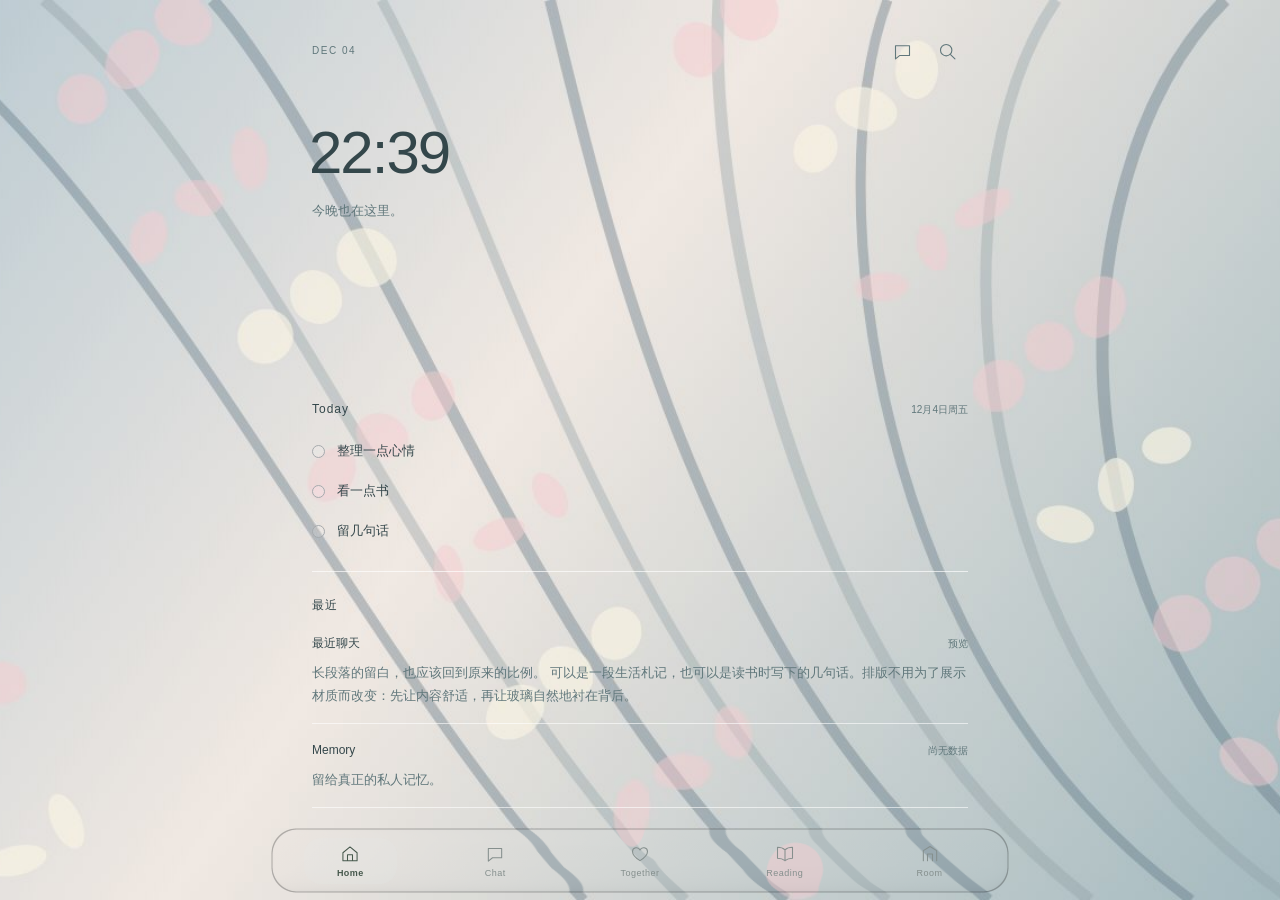
<file: index.html>
<!doctype html>
<html lang="zh-CN">
<head>
<meta charset="utf-8">
<meta name="robots" content="noindex,nofollow,noarchive">
<meta name="referrer" content="no-referrer">
<meta name="viewport" content="width=device-width,initial-scale=1,viewport-fit=cover,interactive-widget=resizes-visual">
<meta name="apple-mobile-web-app-capable" content="yes">
<meta name="apple-mobile-web-app-status-bar-style" content="black-translucent">
<meta name="apple-mobile-web-app-title" content="家 ^ ^ · UI v2 预览">
<meta name="theme-color" content="#e6ebe9">
<title>家 ^ ^ · Glass UI v2</title>
<script>document.documentElement.classList.toggle("is-standalone",matchMedia("(display-mode: standalone)").matches||!!navigator.standalone);</script>
<link rel="stylesheet" href="./src/material/glass-material-kit.css">
<link rel="stylesheet" href="./src/material/glass-material-kit-v05.css">
<link rel="stylesheet" href="./src/styles/tokens.css">
<link rel="stylesheet" href="./src/styles/shell.css">
<link rel="stylesheet" href="./src/styles/legacy-layout.css">
<link rel="stylesheet" href="./src/styles/v1-home-chat-parity.css">
<link rel="stylesheet" href="./src/styles/settings-api.css">
<script defer src="./src/material/glass-material-kit-v05.js"></script>
<script defer src="./src/material/glass-adapter.js"></script>
<script defer src="./src/app.js"></script>
</head>
<body>
<svg class="icon-symbols" aria-hidden="true" xmlns="http://www.w3.org/2000/svg">
<symbol id="i-home" viewBox="0 0 24 24"><path d="M3.5 10.5 12 3.5l8.5 7v9.5H3.5zM9 20v-7h6v7"/></symbol>
<symbol id="i-chat" viewBox="0 0 24 24"><path d="M4 5.5h16v11H9l-5 4z"/></symbol>
<symbol id="i-together" viewBox="0 0 24 24"><path d="M12 20s-9-5.6-9-11a4.7 4.7 0 0 1 9-1.7A4.7 4.7 0 0 1 21 9c0 5.4-9 11-9 11Z"/></symbol>
<symbol id="i-reading" viewBox="0 0 24 24"><path d="M12 20c-2.3-2-5.4-3-9-3V4c4 0 6.8.9 9 3 2.2-2.1 5-3 9-3v13c-3.6 0-6.7 1-9 3ZM12 7v13"/></symbol>
<symbol id="i-room" viewBox="0 0 24 24"><path d="M4 20V8l8-5 8 5v12M9 20v-8h6v8"/></symbol>
<symbol id="i-back" viewBox="0 0 24 24"><path d="m14.8 4.5-7.5 7.5 7.5 7.5"/></symbol>
<symbol id="i-chevron" viewBox="0 0 24 24"><path d="m7 9.5 5 5 5-5"/></symbol>
<symbol id="i-search" viewBox="0 0 24 24"><circle cx="10.5" cy="10.5" r="6.5"/><path d="m15.5 15.5 5 5"/></symbol>
<symbol id="i-phone" viewBox="0 0 24 24"><path d="M6 3.5 9.5 7l-2 2.5a18 18 0 0 0 7 7l2.5-2 3.5 3.5-2 3c-7.5.7-15.2-7-15-15z"/></symbol>
<symbol id="i-plus" viewBox="0 0 24 24"><path d="M12 4v16M4 12h16"/></symbol>
<symbol id="i-mic" viewBox="0 0 24 24"><rect x="9" y="3" width="6" height="12" rx="3"/><path d="M6 11v1a6 6 0 0 0 12 0v-1M12 18v3M8 21h8"/></symbol>
<symbol id="i-send" viewBox="0 0 24 24"><path d="m4 11 15-7-4 16-3-7-8-2Zm8 2 7-9"/></symbol>
<symbol id="i-x" viewBox="0 0 24 24"><path d="M5 5 19 19M19 5 5 19"/></symbol>
<symbol id="i-copy" viewBox="0 0 24 24"><rect x="8" y="8" width="12" height="12" rx="2"/><path d="M16 8V4H4v12h4"/></symbol>
</svg>
<div id="wallpaper" class="glass-kit-viewport-wallpaper" aria-hidden="true"></div>
<main id="glass-scene" class="glass-kit-scene app-shell" data-page="home" aria-label="家 ^ ^ 新版 UI 对照开发预览">
<div class="app-foreground glass-kit-foreground" id="appContent">
<header class="top" id="chatHeader">
  <button class="icon-button" id="backHome" type="button" aria-label="返回 Home"><svg><use href="#i-back"/></svg></button>
  <button class="top-avatar" id="avatarButton" type="button" aria-label="更换本地预览头像"><span id="avatarLetter">S</span><img id="avatarImage" alt="" hidden></button>
  <div class="heading">
    <button class="conversation-toggle" id="conversationOpen" type="button" aria-haspopup="dialog" aria-controls="conversationDialog"><span id="conversationName">𝓢𝓱𝓲𝓷</span><svg><use href="#i-chevron"/></svg></button>
    <div class="status">online · 在家</div>
  </div>
  <button class="icon-button" id="callOpen" type="button" aria-label="通话预览" aria-haspopup="dialog"><svg><use href="#i-phone"/></svg></button>
  <button class="icon-button appearance-button" id="appearance" type="button" aria-label="文字与玻璃外观设置">Aa</button>
</header>

<div class="content-scroll" id="contentScroll" role="region" aria-label="主要内容" tabindex="0">
  <section class="page home-page" id="homePage" aria-label="家的首页">
    <header class="home-top"><time class="home-date" id="homeDate">NOV 06</time>
      <div class="home-actions"><a class="icon-button" href="#chat" aria-label="返回聊天"><svg><use href="#i-chat"/></svg></a><button class="icon-button" id="homeSearchButton" type="button" aria-label="搜索此预览"><svg><use href="#i-search"/></svg></button></div>
    </header>
    <div class="home-hero"><time class="home-clock" id="homeClock">09:30</time><p class="home-greeting" id="homeGreeting">回来了。</p>
    </div>
    <section class="home-today" aria-labelledby="todayTitle">
      <div class="home-section-head"><h2 id="todayTitle">Today</h2><span id="homeTodayDate">11月6日 · 周五</span></div>
      <ul class="home-tasks">
        <li><label><input type="checkbox" data-home-task="tidy"><span>整理一点心情</span></label></li>
        <li><label><input type="checkbox" data-home-task="read"><span>看一点书</span></label></li>
        <li><label><input type="checkbox" data-home-task="note"><span>留几句话</span></label></li>
      </ul>
    </section>
    <section class="home-recent" aria-labelledby="homeRecentTitle">
      <div class="home-section-head"><h2 id="homeRecentTitle">最近</h2></div>
      <a class="home-record" href="#chat"><div class="home-record-top"><strong>最近聊天</strong><time id="homeRecentTime">预览</time></div><p id="homeRecentChat">现在是一份独立的界面样稿。</p></a>
      <a class="home-record" href="#room/archive/memory"><div class="home-record-top"><strong>Memory</strong><span class="record-meta">尚无数据</span></div><p>留给真正的私人记忆。</p></a>
      <a class="home-record" href="#reading"><div class="home-record-top"><strong>Reading</strong><span class="record-meta">阅读角</span></div><p>从这里继续阅读。</p></a>
    </section>
    <a class="home-room" href="#room"><svg><use href="#i-room"/></svg><span>去房间坐坐</span><svg><use href="#i-chevron"/></svg></a>
  </section>

  <section class="page chat-page" id="chatPage" aria-label="聊天" hidden>
    <div class="chat" id="messages">
      <div class="chat-date">NOV 06 · 测试对话</div>
      <article class="message user">
        <div class="bubble glass-surface" data-glass data-glass-radius="20" data-glass-profile="compact">今天回来看看新版的布局。<span class="sample-line">原本的阅读节奏还在吗？</span></div>
        <div class="message-tools"><time>20:51</time><button class="copy" type="button" aria-label="复制消息"><svg><use href="#i-copy"/></svg></button></div>
      </article>
      <article class="message">
        <div class="bubble glass-surface" data-glass data-glass-radius="20" data-glass-profile="compact">先从布局开始核对。</div>
        <div class="bubble glass-surface" data-glass data-glass-radius="20" data-glass-profile="compact">把行距、边距和控件的位置放回熟悉的地方。<span class="sample-line">玻璃的清透感则继续保留。</span></div>
        <div class="message-tools"><button class="copy" type="button" aria-label="复制消息"><svg><use href="#i-copy"/></svg></button><time>20:52</time></div>
      </article>
      <article class="message user">
        <div class="bubble glass-surface" data-glass data-glass-radius="20" data-glass-profile="compact">长一点的文字，也要像以前一样好读。</div>
      </article>
      <article class="message">
        <details class="thinking"><summary><span>✧</span> 思考了一会儿 <svg><use href="#i-chevron"/></svg></summary>
          <div class="thinking-body"><small>折叠区排版测试</small><p>此处是公开预览的虚构摘要，用于检查结构和交互，并非真实思考记录。</p></div>
        </details>
        <div class="bubble glass-surface" data-glass data-glass-radius="20" data-glass-profile="control">
          <p>长段落的留白，也应该回到原来的比例。</p>
          <p>可以是一段生活札记，也可以是读书时写下的几句话。排版不用为了展示材质而改变：先让内容舒适，再让玻璃自然地衬在背后。</p>
          <p>这只是一段本地测试文字。<span class="sample-line">不会连接任何真实聊天数据。</span></p>
        </div>
        <div class="message-tools"><button class="copy" type="button" aria-label="复制消息"><svg><use href="#i-copy"/></svg></button><time>20:53</time></div>
      </article>
    </div>
    <div id="stressMessages"></div><div id="localMessages"></div>
  </section>

  <section class="page together-page" id="togetherPage" aria-label="一起做些事" hidden>
    <div id="togetherOverview">
      <header class="together-top"><h1>Together</h1><p>在同一段时间里，做些喜欢的事。</p></header>
      <div class="listen-hero">
        <div class="together-pair" aria-label="两位成员的视觉位置"><span class="pair-avatar">S</span><span class="pair-link" aria-hidden="true"><i></i></span><span class="pair-avatar pair-other">♡</span></div>
        <div class="together-record" aria-label="唱片装饰"><div class="record-base"></div><div class="record-center"><span>♪</span></div></div>
        <h2>一起听</h2><p>把喜欢的声音放在同一片空间里。</p>
      </div>
      <nav class="together-entries" aria-label="共同活动">
        <a class="together-entry" href="#together/listen"><span><h2>Listen</h2><p>一起听一首歌</p></span><svg><use href="#i-chevron"/></svg></a>
        <a class="together-entry" href="#together/play"><span><h2>Play</h2><p>一起玩点什么</p></span><svg><use href="#i-chevron"/></svg></a>
        <a class="together-entry" href="#together/watch"><span><h2>Watch</h2><p>挑一部想看的电影</p></span><svg><use href="#i-chevron"/></svg></a>
      </nav>
    </div>
    <div id="togetherDetail" class="subpage" hidden><a href="#together" class="back-link"><svg><use href="#i-back"/></svg> Together</a><div class="together-detail-card"><span class="eyebrow">TOGETHER / PREVIEW</span><h1 id="activityTitle">Listen</h1><p id="activityCopy">活动界面正在沿用原版信息结构逐步移植，暂不连接外部服务。</p><div class="glass-surface activity-placeholder" data-glass data-glass-radius="27" data-glass-profile="panel">留给真正的共同活动</div></div></div>
  </section>

  <section class="page reading-page" id="readingPage" aria-label="阅读角" hidden>
    <div id="readingOverview">
      <header class="reading-top"><div><h1>Reading</h1><p>在这里，继续慢慢读。</p></div><button type="button" class="icon-button" id="readingSearchButton" aria-label="搜索预览文章"><svg><use href="#i-search"/></svg></button></header>
      <section class="reading-continue"><div class="reading-label">CONTINUE READING</div><a href="#reading/sample-one"><h2>关于一些缓慢的下午</h2><p>从窗边的光开始，把未读完的那一页翻开。</p><div class="reading-meta"><span>随笔 · 约 3 分钟</span><span>继续阅读 →</span></div></a></section>
      <section class="reading-library"><div class="reading-section-head"><h2>收藏与阅读</h2><span>LOCAL PREVIEW</span></div><a class="reading-row" href="#reading/sample-two"><span><strong>留一盏小灯</strong><small>给夜晚的一小段记录</small></span><span class="reading-arrow">↗</span></a><a class="reading-row" href="#reading/sample-three"><span><strong>晴天的边缘</strong><small>一篇短短的观察</small></span><span class="reading-arrow">↗</span></a></section>
      <p class="preview-annotation">仅展示虚构阅读标题；真实收藏和阅读记录不在本公共仓库存储。</p>
    </div>
    <article id="readingDetail" class="reading-detail" hidden><a class="back-link" href="#reading"><svg><use href="#i-back"/></svg> Reading</a><div class="reading-paper glass-surface" data-glass data-glass-radius="28" data-glass-profile="panel"><div class="eyebrow">LOCAL SAMPLE / ARTICLE</div><h1 id="readingTitle"></h1><p>窗边的光安静地落下。翻过一页，还有下一页，今天不需要赶时间。</p><p>这是一篇仅供测试排版和玻璃材质的虚构短文。以后真正的阅读内容仍由家自己保存。</p></div></article>
  </section>

  <section class="page room-page" id="roomPage" aria-label="房间" hidden>
    <div id="roomOverview">
      <header class="room-top"><h1>Room</h1><button type="button" id="roomSettings" class="icon-button" aria-label="打开设置">···</button></header>
      <section class="room-presence"><div class="room-portrait">S</div><span class="room-status">ONLINE · 在家</span><h2>Shin</h2><p>这里，留一个安静的位置。</p></section>
      <nav class="room-links" aria-label="房间中的功能">
        <a href="#room/archive" class="room-link"><div><strong>Archive</strong><small>记忆、世界与提示词</small></div><svg><use href="#i-chevron"/></svg></a>
        <a href="#together" class="room-link"><div><strong>Together</strong><small>回到共同活动</small></div><svg><use href="#i-chevron"/></svg></a>
        <a href="#reading" class="room-link"><div><strong>Reading</strong><small>去阅读角坐坐</small></div><svg><use href="#i-chevron"/></svg></a>
      </nav>
    </div>
    <div id="roomArchive" class="subpage" hidden><a href="#room" class="back-link"><svg><use href="#i-back"/></svg> Room</a><h1>Archive</h1><p class="muted">留下来的东西，慢慢收在这里。</p><nav class="room-links">
      <a class="room-link" href="#room/archive/memory"><div><strong>Memory</strong><small>私人记忆档案</small></div><svg><use href="#i-chevron"/></svg></a>
      <a class="room-link" href="#room/archive/world"><div><strong>World</strong><small>世界书文档</small></div><svg><use href="#i-chevron"/></svg></a>
      <a class="room-link" href="#room/archive/prompt"><div><strong>Prompt</strong><small>提示词文档</small></div><svg><use href="#i-chevron"/></svg></a>
    </nav></div>
    <div id="roomDocument" class="subpage" hidden><a href="#room/archive" class="back-link"><svg><use href="#i-back"/></svg> Archive</a><h1 id="roomDocumentTitle">World</h1><p class="muted">文档列表结构已预留；尚未接入真实的私人资料与编辑接口。</p><div class="empty-surface glass-surface" data-glass data-glass-profile="panel" data-glass-radius="25">还没有公开的示例文档。</div></div>
  </section>

  <section class="page memory-page" id="memoryPage" aria-label="Memory 私人档案" hidden>
    <a class="back-link memory-back" href="#room/archive"><svg><use href="#i-back"/></svg> Archive</a>
    <header class="memory-top"><div class="eyebrow">MEMORY</div><h1>留下来的</h1><p class="muted">属于 Room 的私人记忆空间</p></header>
    <div class="memory-search"><input id="memorySearch" type="search" placeholder="找一句话、一段记录…" aria-label="搜索预览记忆"></div>
    <nav class="memory-filters" aria-label="记忆筛选"><button type="button" data-memory-filter="all" aria-pressed="true">全部</button><button type="button" data-memory-filter="pinned" aria-pressed="false">锚点</button><button type="button" data-memory-filter="fragments" aria-pressed="false">片段</button><button type="button" data-memory-filter="archived" aria-pressed="false">归档</button></nav>
    <div class="empty-surface memory-empty glass-surface" data-glass data-glass-profile="panel" data-glass-radius="25" id="memoryEmpty">这是公开版布局预览，不包含任何真实或模拟的个人记忆。</div>
  </section>

<section class="page settings-page" id="settingsPage" aria-label="设置" hidden>
  <div id="settingsOverview">
    <a class="back-link" href="#room"><svg><use href="#i-back"/></svg> Room</a>
    <header class="settings-heading"><div class="eyebrow">HOME / SETTINGS</div><h1>Settings</h1><p class="muted">把家的连接与偏好，安静地收在这里。</p></header>
    <section class="settings-section" aria-labelledby="settingsPersonalTitle">
      <h2 id="settingsPersonalTitle">个性化</h2>
      <button type="button" class="settings-row" id="settingsAppearance"><span><strong>外观与背景</strong><small>页面材质、背景和文字</small></span><span class="settings-row-meta">调整</span><svg><use href="#i-chevron"/></svg></button>
    </section>
    <section class="settings-section" aria-labelledby="settingsConnectionTitle">
      <h2 id="settingsConnectionTitle">连接与模型</h2>
      <a class="settings-row" href="#settings/api"><span><strong>API 与模型</strong><small>OpenAI 兼容、Anthropic 与自定义接口</small></span><span class="settings-row-meta" id="apiSettingsSummary">尚未配置</span><svg><use href="#i-chevron"/></svg></a>
    </section>
    <section class="settings-section" aria-labelledby="settingsVoiceTitle">
      <h2 id="settingsVoiceTitle">声音与通话</h2>
      <div class="settings-row is-static"><span><strong>语音与通话</strong><small>语音服务和通话偏好</small></span><span class="settings-row-meta">稍后接入</span></div>
    </section>
    <section class="settings-section" aria-labelledby="settingsNotificationsTitle">
      <h2 id="settingsNotificationsTitle">通知</h2>
      <div class="settings-row is-static"><span><strong>提醒与通知</strong><small>消息和活动提醒偏好</small></span><span class="settings-row-meta">稍后接入</span></div>
    </section>
    <section class="settings-section" aria-labelledby="settingsDataTitle">
      <h2 id="settingsDataTitle">账户与数据</h2>
      <div class="settings-row is-static"><span><strong>账户与隐私</strong><small>登录状态、数据与安全设置</small></span><span class="settings-row-meta">稍后接入</span></div>
    </section>
  </div>
  <div id="apiSettingsView" hidden>
    <a class="back-link" href="#settings"><svg><use href="#i-back"/></svg> Settings</a>
    <header class="settings-heading api-heading"><div class="eyebrow">CONNECTIONS / MODELS</div><h1>API 与模型</h1><p class="muted">为聊天添加自己的模型服务，并选择默认连接。</p></header>
    <section class="api-default-strip glass-surface" data-glass data-glass-profile="panel" data-glass-radius="22" aria-live="polite">
      <div><span class="eyebrow">DEFAULT CONNECTION</span><p id="apiDefaultSummary">尚未设置默认连接</p></div><span class="api-default-state" id="apiDefaultState">未配置</span>
    </section>
    <div class="api-list-head"><h2>已添加的连接</h2><button type="button" class="api-add-button" id="addApiProfile">＋ 添加连接</button></div>
    <div id="apiProfiles"><div class="api-empty glass-surface" data-glass data-glass-profile="panel" data-glass-radius="22"><span class="eyebrow">YOUR CONNECTIONS</span><h3>还没有 API 连接</h3><p>可以分别添加 Claude、OpenAI 兼容服务，或自己的自定义网关。不同连接可以独立选择模型。</p></div></div>
    <form id="apiProfileForm" class="api-profile-form glass-surface" data-glass data-glass-profile="panel" data-glass-radius="22" hidden>
      <div class="api-form-head"><div><span class="eyebrow">CONNECTION PROFILE</span><h2 id="apiProfileFormTitle">添加 API 连接</h2></div><button type="button" class="api-text-button" id="apiProfileCancel">取消</button></div>
      <label class="api-field"><span>连接名称</span><input id="apiProfileName" type="text" maxlength="40" placeholder="例如：Claude 主连接" required></label>
      <label class="api-field"><span>接口协议</span><select id="apiProtocol"><option value="openai-compatible">OpenAI 兼容接口</option><option value="anthropic-messages">Anthropic Messages</option><option value="custom">自定义协议 / 网关</option></select></label>
      <p class="api-protocol-hint" id="apiProtocolHint">适用于提供 OpenAI Chat Completions 兼容格式的服务。</p>
      <label class="api-field"><span>API Base URL</span><input id="apiEndpoint" type="url" inputmode="url" placeholder="https://api.example.com/v1" required></label>
      <p class="api-field-note">填写服务商提供的基础地址；具体请求路径由正式版的服务端适配器处理。</p>
      <label class="api-field"><span>模型 ID</span><input id="apiModel" type="text" maxlength="120" placeholder="例如：claude-opus-4-6" required></label>
      <label class="api-field api-secret-field"><span>API Key</span><input id="apiKey" type="password" placeholder="正式版由私有服务端安全管理" disabled aria-describedby="apiSecurityNote"></label>
      <p class="api-security-note" id="apiSecurityNote">出于安全考虑，这个公开预览不会收集或保存密钥，也不会把密钥放进浏览器存储。正式连接时由私有服务端保管密钥并代理请求。</p>
      <div class="api-form-actions"><button type="button" class="api-secondary-button" id="apiProfileTest">测试连接</button><button type="submit" class="api-primary-button" id="apiProfileSave">暂存到本页</button></div>
      <p class="api-form-footnote">当前仅演示配置界面；暂存内容只存在于当前页面内存，刷新后清空。</p>
    </form>
    <section class="api-protocols" aria-labelledby="apiProtocolsTitle"><h2 id="apiProtocolsTitle">支持的连接方式</h2>
      <div class="api-protocol-row"><span><strong>OpenAI 兼容</strong><small>适用于兼容 Chat Completions 的 API 服务</small></span><span class="api-protocol-mark">01</span></div>
      <div class="api-protocol-row"><span><strong>Anthropic Messages</strong><small>适用于 Claude 原生 Messages 接口</small></span><span class="api-protocol-mark">02</span></div>
      <div class="api-protocol-row"><span><strong>自定义网关</strong><small>为其他服务预留独立协议适配</small></span><span class="api-protocol-mark">03</span></div>
    </section>
  </div>
</section>
</div>

<footer class="app-bottom" id="appBottom">
  <form id="composer" class="composer glass-surface" data-glass data-glass-profile="control" data-glass-radius="28" autocomplete="off">
    <button class="icon-button" type="button" id="add" aria-label="添加本地图片"><svg><use href="#i-plus"/></svg></button>
    <div class="composer-content"><div id="attachmentDraft" class="attachment-draft" hidden><img id="attachmentPreview" alt="本地预览图片"><button id="attachmentRemove" type="button" aria-label="移除图片">×</button></div><textarea id="chatInput" rows="1" maxlength="2000" placeholder="慢慢说，我在听…" aria-label="本地测试消息"></textarea></div>
    <button class="icon-button" type="button" id="voice" aria-label="语音预览说明"><svg><use href="#i-mic"/></svg></button>
    <button class="icon-button send-button" type="submit" id="send" aria-label="添加本地消息" disabled><svg><use href="#i-send"/></svg></button>
  </form>
  <nav class="bottom-dock glass-surface" data-glass data-glass-profile="control" data-glass-radius="25" aria-label="主导航">
    <a class="tab" href="#home" data-page="home"><svg><use href="#i-home"/></svg><span>Home</span></a>
    <a class="tab" href="#chat" data-page="chat"><svg><use href="#i-chat"/></svg><span>Chat</span></a>
    <a class="tab" href="#together" data-page="together"><svg><use href="#i-together"/></svg><span>Together</span></a>
    <a class="tab" href="#reading" data-page="reading"><svg><use href="#i-reading"/></svg><span>Reading</span></a>
    <a class="tab" href="#room" data-page="room"><svg><use href="#i-room"/></svg><span>Room</span></a>
  </nav>
</footer>

<aside class="debug-panel" id="debugPanel" hidden aria-label="材质开发诊断">
  <div class="debug-heading">Glass Material Kit 0.5 <span id="gpuStatus" role="status">初始化中…</span><button type="button" id="closeDiagnostics" aria-label="关闭开发诊断">×</button></div>
  <div id="renderMetrics" class="debug-metrics" aria-live="polite">等待绘制</div>
  <div class="debug-actions"><button type="button" id="measure">更新诊断</button><button type="button" id="stressToggle" aria-pressed="false">增加 40 条滚动测试</button><button type="button" id="compare" aria-pressed="false">原图对照</button><button type="button" id="materialMode" aria-pressed="false">SMOKED 对照</button><label class="upload-label">从相册换背景<input type="file" id="wallpaperFile" accept="image/*"></label></div>
  <p class="debug-note">GPU / CSS fallback 分开验收 · 图片只留在当前页面</p>
</aside>
<div class="toast" id="toast" role="status"></div>
</div>
</main>

<dialog id="appearanceDialog" class="soft-dialog" aria-labelledby="appearanceTitle">
  <header class="dialog-head"><h2 id="appearanceTitle">这一页的光线</h2><button type="button" class="icon-button dialog-close" data-close-dialog aria-label="关闭"><svg><use href="#i-x"/></svg></button></header>
  <p>材质使用 Glass Kit 0.5；新版本先保留 CLEAR 基线，再慢慢调整组件。</p>
  <label class="setting-line"><span>文字大小 <output id="fontValue">14px</output></span><input type="range" id="fontSize" min="14" max="20" value="14"></label>
  <button type="button" class="dialog-action" id="openDiagnostics">打开 GPU 诊断与换背景</button>
</dialog>
<dialog id="homeSearchDialog" class="soft-dialog" aria-labelledby="searchTitle">
  <header class="dialog-head"><h2 id="searchTitle">找一找</h2><button type="button" class="icon-button dialog-close" data-close-dialog aria-label="关闭"><svg><use href="#i-x"/></svg></button></header>
  <input type="search" class="dialog-input" id="homeSearchInput" placeholder="搜索本地预览的文字…" aria-label="搜索预览内容">
  <div id="homeSearchResults" class="search-results" aria-live="polite"></div>
</dialog>
<dialog id="conversationDialog" class="soft-dialog" aria-labelledby="conversationTitle">
  <header class="dialog-head"><h2 id="conversationTitle">聊天会话</h2><button type="button" class="icon-button dialog-close" data-close-dialog aria-label="关闭"><svg><use href="#i-x"/></svg></button></header>
  <p>目前只有一段本地预览会话，未连接私人聊天数据。</p><button type="button" class="dialog-action" id="resumeConversation">返回预览聊天</button>
</dialog>
<dialog id="callDialog" class="soft-dialog" aria-labelledby="callTitle">
  <header class="dialog-head"><h2 id="callTitle">Call</h2><button type="button" class="icon-button dialog-close" data-close-dialog aria-label="关闭"><svg><use href="#i-x"/></svg></button></header>
  <p>保留原版通话入口。实时语音仍属独立开发阶段，此处不会启动通话。</p>
</dialog>
<input id="avatarFile" type="file" accept="image/*" hidden>
<input id="messageFile" type="file" accept="image/*" hidden>
</body>
</html>
</file>
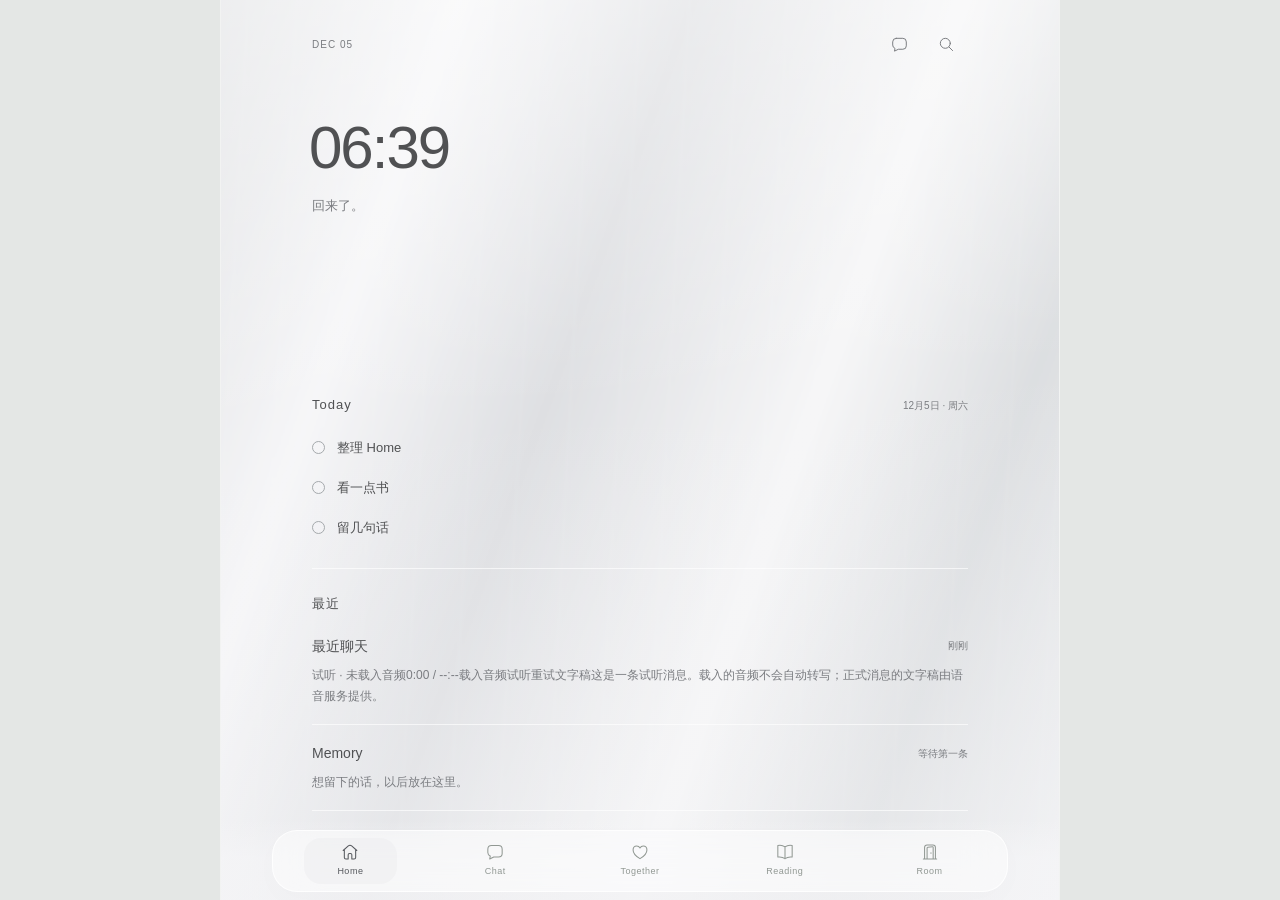
<file: legacy-original/chat-preview.html>
<!doctype html>
<html lang="zh-CN">
<head>
<meta charset="utf-8">
<meta name="robots" content="noindex,nofollow,noarchive"><meta name="referrer" content="no-referrer"><meta name="viewport" content="width=device-width,initial-scale=1,viewport-fit=cover,interactive-widget=resizes-visual">
<meta name="apple-mobile-web-app-capable" content="yes">
<meta name="apple-mobile-web-app-status-bar-style" content="black-translucent">
<meta name="apple-mobile-web-app-title" content="家 ^ ^">
<link rel="apple-touch-icon" sizes="180x180" href="assets/icons/apple-touch-icon.png?v=rabbit-1">
<link rel="icon" type="image/png" sizes="32x32" href="assets/icons/favicon-32.png?v=rabbit-1">
<link rel="manifest" href="manifest.webmanifest?v=rabbit-1">
<meta name="theme-color" content="#eeefee"><title>家 ^ ^ · Chat</title>
<script>
// Run before first layout; iOS may report navigator.standalone without the media query.
document.documentElement.classList.toggle('is-standalone',
 matchMedia('(display-mode: standalone)').matches || !!navigator.standalone);
</script>
<style>
:root{--ink:#424747;--muted:#777e7d;--opacity:.57;--veil:.3;--blur:1px;--brightness:1;--font:14px;--paper:linear-gradient(110deg,#cdd3d2 0%,#f6f7f4 22%,#cbd1d0 41%,#f5f5f1 63%,#cdd3d2 80%,#eff0ed 100%)}
*{box-sizing:border-box}html,body{margin:0}
html:not(.is-standalone),html:not(.is-standalone) body{height:100%;overflow:hidden}
html:not(.is-standalone) body{position:fixed;inset:0}
html.is-standalone,html.is-standalone body{height:auto;min-height:100vh;min-height:100lvh;overflow:visible;overscroll-behavior:none}
html.is-standalone body{position:relative}
body{font-family:-apple-system,BlinkMacSystemFont,"Segoe UI","PingFang SC","Microsoft YaHei",sans-serif;color:var(--ink);background:#e4e7e5}button,input,textarea{font:inherit;color:inherit}button,a,label{-webkit-tap-highlight-color:transparent}button{border:0;background:none;cursor:pointer}button:focus-visible,a:focus-visible,summary:focus-visible{outline:2px solid #778c87;outline-offset:3px}svg{width:22px;height:22px;fill:none;stroke:currentColor;stroke-width:1.45;stroke-linecap:round;stroke-linejoin:round;flex-shrink:0}button.icon{width:44px;height:44px;display:grid;place-items:center;border-radius:50%;flex-shrink:0}button.icon:hover{background:#ffffff65}button:disabled{opacity:.4;cursor:default}.app{height:100vh;height:100dvh;max-width:840px;margin:auto;position:relative;isolation:isolate;display:flex;flex-direction:column;overflow:hidden}.wallpaper{position:absolute;inset:-14px;z-index:-3;background-image:var(--paper);background-size:cover;background-position:center;filter:blur(var(--blur)) brightness(var(--brightness));transform:scale(1.02)}.wallpaper:after{content:"";position:absolute;inset:0;background:repeating-linear-gradient(93deg,transparent 0px,#ffffff40 2px,transparent 4px,transparent 48px);opacity:.26}.app.custom .wallpaper:after{display:none}.veil{position:absolute;inset:0;z-index:-2;background:rgba(248,249,247,var(--veil));pointer-events:none}.light{position:absolute;inset:0;z-index:-1;background:linear-gradient(175deg,#ffffff70,transparent 45%,#f4f5f370);pointer-events:none}
.top{padding:calc(8px + env(safe-area-inset-top)) 15px 9px;display:flex;align-items:center;gap:8px;border-bottom:1px solid #ffffff55;background:#f9faf858;backdrop-filter:blur(18px);-webkit-backdrop-filter:blur(18px);flex-shrink:0}.top-avatar{width:36px;height:36px;border-radius:50%;background:#edf0ed;border:1px solid #ffffffd9;display:grid;place-items:center;font:italic 22px Georgia,serif;overflow:hidden}.top-avatar img{width:100%;height:100%;object-fit:cover}.heading{flex:1}.heading h1{font-size:16px;font-weight:400;margin:0 0 4px;letter-spacing:1px}.status{font-size:10px;letter-spacing:1.2px;color:#737e79}.status:before{content:"";display:inline-block;width:4px;height:4px;background:#82968b;border-radius:100%;margin-right:6px;vertical-align:2px}.aa{font:19px Georgia,serif}.scroller{overflow-y:auto;overscroll-behavior:contain;flex:1;min-height:0;scrollbar-width:thin;scrollbar-color:#9fa9a440 transparent;scroll-behavior:smooth}.page{display:none}.page.active{display:block}.chat{padding:20px 22px 26px;max-width:760px;margin:auto}.date{text-align:center;font-size:10px;letter-spacing:1.6px;color:#858c89;margin:2px 0 27px}.message{margin:0 0 19px;display:flex;flex-direction:column;align-items:flex-start}.message.user{align-items:flex-end}.byline{display:flex;align-items:center;gap:10px;margin-bottom:12px}.user .byline{flex-direction:row-reverse}.avatar{width:38px;height:38px;flex-shrink:0;border-radius:50%;border:1px solid #ffffffd9;box-shadow:0 2px 8px #46524b08;background:linear-gradient(145deg,#f6f7f2,#b8c5bd);font:italic 23px Georgia,serif;display:grid;place-items:center;overflow:hidden;cursor:pointer;padding:0}.user .avatar{background:linear-gradient(140deg,#ffffff,#d3d0ca)}.avatar img{width:100%;height:100%;object-fit:cover}.name{font:italic 600 19px Georgia,"Times New Roman",serif;letter-spacing:.1px;color:#535b58}.bubble{width:fit-content;max-width:92%;font-size:var(--font);line-height:1.8;letter-spacing:.15px;padding:11px 16px;border:1px solid #ffffffb5;border-radius:20px;background:rgba(255,255,255,var(--opacity));box-shadow:0 5px 20px #34423804,inset 0 1px 0 #ffffff45;backdrop-filter:blur(19px);-webkit-backdrop-filter:blur(19px);overflow-wrap:anywhere}.user .bubble{max-width:85%;background:rgba(255,255,255,calc(var(--opacity) - .12));border-color:#ffffff90}.bubble+.bubble{margin-top:10px}.bubble p{margin:0 0 12px}.bubble p:last-child{margin-bottom:0}.message-tools{display:flex;align-items:center;gap:3px;margin-top:7px;color:#929994}.message-tools button{width:31px;height:29px;display:grid;place-items:center}.message-tools svg{width:15px;height:15px}.message-tools time{font-size:9px;letter-spacing:.8px;margin:0 7px}.thinking{width:96%;margin:0 0 13px;color:#747e78}.thinking summary{font-size:11px;letter-spacing:.5px;cursor:pointer;list-style:none;display:flex;align-items:center;gap:7px;min-height:30px}.thinking summary::-webkit-details-marker{display:none}.thinking summary svg{width:13px;height:13px;transition:transform .2s}.thinking[open] summary svg{transform:rotate(90deg)}.thinking-body{font-size:13px;line-height:1.9;padding:13px 5px 12px 14px;border-left:1px solid #a4aea680;margin:8px 0;animation:reveal .25s ease}.thinking-body small{font-size:10px;color:#8a928d;display:block;margin-bottom:5px}.thinking-body p{margin:0}.bottom{flex-shrink:0;padding:8px 12px max(8px,env(safe-area-inset-bottom));background:linear-gradient(transparent,#f5f6f2b0 48%)}.composer{display:flex;align-items:flex-end;gap:6px;max-width:736px;margin:0 auto 10px;padding:7px;border:1px solid #ffffffed;border-radius:28px;background:#fffffff0;box-shadow:0 4px 22px #55615808}.composer textarea{resize:none;min-width:0;flex:1;background:none;border:0;outline:0;padding:12px 2px 10px;font-size:16px;line-height:22px;max-height:122px;height:44px}.composer textarea::placeholder{color:#929994;font-size:14px}.composer .send{background:#e9ede9;color:#59665e;width:42px;height:42px;margin:1px}.composer .send svg{width:19px;height:19px}.dock{display:flex;justify-content:space-around;align-items:center;max-width:736px;margin:auto;padding:7px 5px;border-radius:25px;background:#ffffffaa;border:1px solid #ffffffd9;backdrop-filter:blur(22px);-webkit-backdrop-filter:blur(22px);box-shadow:0 6px 20px #43584904}.tab{flex:1;min-width:0;text-decoration:none;color:#919893;display:flex;align-items:center;flex-direction:column;gap:4px;font-size:9px;letter-spacing:.5px;padding:4px 1px;border-radius:17px;max-width:93px;min-height:46px}.tab svg{width:20px;height:20px;stroke-width:1.25;stroke-linecap:round;stroke-linejoin:round}.tab.active{color:#46584c;background:#e5eae675}.quiet-page{padding:50px 29px}.eyebrow{font-size:10px;letter-spacing:2px;color:#838d86}.quiet-page h2{font:27px Georgia,serif;font-weight:400;letter-spacing:2px;margin:20px 0}.quiet-page p{font-size:14px;line-height:2;color:#778078}.home-entry{display:block;text-decoration:none;color:inherit;margin-top:60px;padding:22px 0;border-top:1px solid #ffffffd9;border-bottom:1px solid #ffffffd9}.home-entry span{font-size:11px;color:#89918b;display:block;margin-top:9px}.home-entry svg{float:right}.panel{border:1px solid #ffffff;padding:23px;border-radius:25px;background:#f8faf7f5;color:var(--ink);box-shadow:0 20px 90px #3a4b4729;width:min(360px,calc(100vw - 34px));max-height:85dvh;overflow:auto}.panel::backdrop{background:#52645c25;backdrop-filter:blur(5px);-webkit-backdrop-filter:blur(5px)}.panel-head{display:flex;align-items:center;justify-content:space-between;margin-bottom:18px}.panel h2{font-size:17px;font-weight:500;margin:0}.panel p{font-size:12px;line-height:1.8;color:var(--muted)}.control{display:block;font-size:12px;margin:19px 0}.control span{display:flex;justify-content:space-between;margin-bottom:9px}.control input[type=range]{width:100%;accent-color:#87968d}.row{display:flex;gap:8px}.soft-button{display:inline-flex;justify-content:center;align-items:center;border:1px solid #dce2dc;background:#ffffff91;padding:11px 14px;border-radius:12px;font-size:12px;cursor:pointer}.row .soft-button{flex:1}.toast{position:absolute;bottom:170px;left:50%;transform:translateX(-50%);padding:11px 17px;border:1px solid #ffffff;background:#f8faf5f2;border-radius:20px;font-size:12px;max-width:90%;width:max-content;box-shadow:0 5px 25px #354d4715;z-index:10;pointer-events:none;opacity:0;transition:opacity .2s}.toast.show{opacity:1}input[type=file]{display:none}noscript{font-size:12px;background:white;padding:12px;display:block} @keyframes reveal{from{opacity:0;transform:translateY(-3px)}to{opacity:1;transform:translateY(0)}}@media(min-width:700px){.app{border-left:1px solid #fff8;border-right:1px solid #fff8}.chat{padding:25px 40px 35px}.bubble{max-width:87%}.top{padding-left:30px;padding-right:30px}.bottom{padding:10px 30px 16px}.message{margin-bottom:21px}}@media(max-width:360px){.chat{padding-left:16px;padding-right:16px}.bottom{padding-left:8px;padding-right:8px}.composer{gap:0}.bubble{padding:12px 14px}.top{gap:3px}}@media(prefers-reduced-motion:reduce){*{scroll-behavior:auto!important;animation:none!important;transition:none!important}}
/* Material references: 柏林雪季 (neutral frost), 夢の標本 (paper / thin dock).
   Reimplemented for this standalone layout; no remote reference assets required. */
:root{--ink:#505153;--muted:#7a7c80;--paper:linear-gradient(110deg,#d1d3d5 0%,#f5f5f6 22%,#d2d4d7 41%,#f5f5f5 63%,#d0d3d5 80%,#eff0f1 100%)}
.veil{background:rgba(248,248,250,var(--veil))}.light{background:linear-gradient(175deg,#ffffff70,transparent 45%,#f5f5f770)}.name{color:#606165}.bubble{border-color:#ffffffc9;box-shadow:0 5px 20px #34384205,inset 0 1px 0 #ffffff60}.top{background:#fafafb65}.status{color:#80838a}.status:before{background:#78a987}.composer .send{background:#ebecee;color:#656970}.dock{background:#ffffff73;border-color:#ffffffcc;box-shadow:0 8px 30px #00000004}.tab.active{background:#eeeeef91;color:#56595e}.bottom{background:linear-gradient(transparent,#f5f5f7b0 48%)}.avatar,.user .avatar{background:linear-gradient(145deg,#fafafa,#d4d5d8);color:#74777c}.top-avatar{background:#eeeff1}.app.paper .wallpaper{background-image:radial-gradient(#d8d9dd .7px,transparent .7px);background-size:15px 15px;background-color:#f4f4f6;filter:brightness(var(--brightness));transform:none}.app.paper .wallpaper:after{display:none}.panel .presets{margin-bottom:12px}.soft-button[aria-pressed=true]{border-color:#a4a7ad;background:#e9eaed}
/* Home only: shared wallpaper and dock remain outside this page. */
.app[data-page="home"]>.app-content>.top{display:none}
.home-page{padding:0 27px 28px;max-width:736px;margin:auto;font-size:14px;line-height:1.8}
.home-top{display:flex;align-items:center;justify-content:space-between;padding:calc(21px + env(safe-area-inset-top)) 0 0}
.home-date{font-size:10px;letter-spacing:1.6px;color:var(--muted)}
.home-brand{font-size:17px;letter-spacing:2px;font-weight:400;margin:3px 0 0}
.home-top .icon{color:var(--muted)}.home-top svg,.home-page svg{stroke-width:1.25}
.home-hero{position:relative;min-height:285px;padding-top:38px;isolation:isolate}



.home-clock{display:block;font-size:52px;line-height:1.15;font-weight:300;letter-spacing:-2px;font-variant-numeric:tabular-nums;margin-left:-3px}
.home-greeting{font-size:13px;color:var(--muted);margin:12px 0 0}
.home-continue{display:flex;align-items:center;justify-content:space-between;gap:12px;width:fit-content;max-width:94%;margin:35px 0 0 auto;padding:12px 16px 12px 20px;color:var(--ink);text-decoration:none;border:1px solid #ffffffb5;border-radius:20px;background:rgba(255,255,255,calc(var(--opacity) - .17));backdrop-filter:blur(19px);-webkit-backdrop-filter:blur(19px)}
.home-continue strong{font-weight:400;font-size:14px}.home-continue small{display:block;font-size:11px;color:var(--muted);margin-top:2px}.home-continue svg{width:16px;height:16px}
.home-section-head{display:flex;align-items:baseline;justify-content:space-between;gap:12px;margin-bottom:12px}.home-section-head h2{margin:0;font-size:12px;font-weight:500;letter-spacing:1px}.home-section-head span{font-size:10px;color:var(--muted)}
.home-today{padding:4px 0 20px;border-bottom:1px solid #ffffffa8}
.home-tasks{list-style:none;padding:0;margin:0}.home-tasks label{display:flex;align-items:center;gap:12px;min-height:39px;font-size:13px;cursor:pointer;width:fit-content}.home-tasks input{appearance:none;-webkit-appearance:none;width:13px;height:13px;border:1px solid #a5a9ac;border-radius:50%;margin:0;flex-shrink:0;background:#ffffff20}.home-tasks input:checked{background:#939d98;border-color:#939d98;box-shadow:inset 0 0 0 3px #f1f3f1}.home-tasks input:checked+span{color:#8c9290;text-decoration:line-through;text-decoration-color:#aab1ad}.home-tasks input:focus-visible{outline:2px solid #778c87;outline-offset:4px}
.home-recent{padding-top:25px}.home-recent .home-section-head{margin-bottom:3px}
.home-record{display:block;text-decoration:none;color:inherit;padding:16px 0;border-bottom:1px solid #ffffffa8;min-height:81px}.home-record-top{display:flex;align-items:center;justify-content:space-between;gap:16px}.home-record strong{font-size:12px;font-weight:400}.home-record time,.home-record .record-meta{color:var(--muted);font-size:10px;white-space:nowrap}.home-record p{font-size:13px;color:var(--muted);margin:6px 0 0;display:-webkit-box;-webkit-line-clamp:2;-webkit-box-orient:vertical;overflow:hidden;line-height:1.8;overflow-wrap:anywhere}
.home-record:hover,.home-record:focus-visible{border-bottom-color:#a9afad}.home-room{display:flex;align-items:center;gap:9px;min-height:55px;margin-top:17px;color:var(--muted);font-size:11px;text-decoration:none}.home-room svg{width:15px;height:15px}.home-room svg:last-child{margin-left:auto;width:12px}
.home-search-field{width:100%;background:#ffffff90;border:1px solid #dce0df;border-radius:14px;padding:12px;font-size:16px;outline-offset:3px}.home-search-results{margin-top:10px}.home-search-results a{display:block;padding:13px 2px;text-decoration:none;color:var(--ink);border-bottom:1px solid #dce0df;font-size:13px}.home-search-results small{display:block;color:var(--muted);font-size:11px;margin-top:3px;line-height:1.8}.home-search-hint{font-size:11px;color:var(--muted);margin-top:12px}
@media(min-width:700px){.home-page{padding:0 40px 32px;width:100%}.home-hero{min-height:325px;padding-top:47px}.home-continue{margin-right:24px;margin-top:42px}.home-clock{font-size:60px}.home-tasks label{min-height:40px}.home-top{padding-top:30px}}
@media(max-width:360px){.home-page{padding-left:21px;padding-right:21px}.home-clock{font-size:46px}.home-hero{min-height:266px}.home-continue{padding:10px 13px 10px 16px}.home-section-head span{font-size:9px}}
/* Memory is a scoped archive surface. Shared visual tokens stay unchanged. */
.memory-detail-source a[hidden]{display:none}
.app[data-page="memory"]>.app-content>.top{display:none}
.memory-room-back,.memory-room-back:visited{display:inline-flex;align-items:center;min-height:44px;margin:0 0 10px;padding:0;color:var(--muted);font-size:12px;font-weight:400;text-decoration:none;background:none;border:0;border-radius:0;box-shadow:none;touch-action:manipulation}.memory-room-back:active{opacity:.68}
.memory-page{width:100%;max-width:736px;margin:auto;padding:calc(26px + env(safe-area-inset-top)) 27px 30px;font-size:14px;line-height:1.8;color:var(--ink)}
.memory-top{display:flex;align-items:flex-start;justify-content:space-between;gap:16px;margin-bottom:24px}.memory-kicker{font-size:10px;letter-spacing:1.7px;color:var(--muted)}.memory-top h1{font-size:23px;letter-spacing:2px;font-weight:400;margin:7px 0 6px}.memory-month{font-size:12px;color:var(--muted);font-variant-numeric:tabular-nums}.memory-tools{display:flex;gap:1px;margin-top:-6px}.memory-tools svg{width:19px;height:19px;stroke-width:1.25;color:var(--muted)}
.memory-search{margin:-6px 0 12px}.memory-search[hidden]{display:none}.memory-search input{width:100%;font-size:16px;border:0;border-bottom:1px solid #b6b9bb85;background:#ffffff35;padding:11px 2px;outline-offset:3px;border-radius:0}.memory-search input::placeholder{font-size:13px;color:var(--muted)}
.memory-filters{display:flex;gap:23px;margin-bottom:21px;border-bottom:1px solid #ffffffb0}.memory-filters button{font-size:12px;color:var(--muted);padding:8px 0 10px;min-height:44px;border-bottom:1px solid transparent}.memory-filters button[aria-pressed="true"]{color:var(--ink);border-bottom-color:#909799}
.memory-pins{margin-bottom:24px}.memory-pins[hidden]{display:none}.memory-section-title{font-size:11px;font-weight:400;letter-spacing:1px;color:var(--muted);margin:0 0 9px}.memory-pin{display:flex;align-items:center;gap:11px;width:100%;text-align:left;padding:12px 13px;margin:0 0 7px;border:1px solid #ffffffb5;border-radius:18px;background:rgba(255,255,255,calc(var(--opacity) - .16));backdrop-filter:blur(16px);-webkit-backdrop-filter:blur(16px);color:var(--ink)}.memory-pin svg{width:14px;height:17px;stroke-width:1.25;color:#969b9d}.memory-pin-copy{flex:1;min-width:0}.memory-pin strong{display:block;font-size:13px;font-weight:400}.memory-pin small{display:block;font-size:11px;color:var(--muted);overflow:hidden;text-overflow:ellipsis;white-space:nowrap}.memory-pin time{font-size:10px;color:var(--muted);white-space:nowrap;align-self:flex-start;margin-top:3px}
.memory-day{margin:20px 0 0}.memory-day h2{font-size:12px;font-weight:400;letter-spacing:.4px;color:var(--muted);margin:0 0 2px;padding:0 0 7px}.memory-day h2 span{font-size:10px;margin-left:9px;color:#929699}.memory-item{width:100%;display:block;text-align:left;border-bottom:1px solid #ffffffac;padding:12px 0 13px;min-height:92px;cursor:pointer}.memory-item-top{display:flex;justify-content:space-between;gap:14px;align-items:center}.memory-type{font-size:9px;letter-spacing:1.2px;color:var(--muted)}.memory-item time{font-size:10px;color:var(--muted)}.memory-item h3{font-size:14px;font-weight:400;margin:4px 0 2px;line-height:1.7;overflow-wrap:anywhere}.memory-item p{font-size:12px;color:var(--muted);line-height:1.8;margin:0;display:-webkit-box;-webkit-box-orient:vertical;-webkit-line-clamp:1;overflow:hidden}.memory-item:hover{border-bottom-color:#b2b8b6}.memory-empty{padding:28px 0 42px;font-size:13px;color:var(--muted);line-height:1.9}.memory-footnote{font-size:10px;color:var(--muted);line-height:1.9;margin:24px 0 0;max-width:35em}
.memory-detail{width:min(560px,calc(100vw - 28px));max-height:82vh;max-height:82dvh;border:1px solid #ffffffd9;border-radius:20px;padding:23px;background:#f7f7f5;color:var(--ink);box-shadow:0 8px 30px #00000004;overflow:auto}.memory-detail::backdrop{background:#6a70741a;backdrop-filter:blur(4px);-webkit-backdrop-filter:blur(4px)}.memory-detail-head{display:flex;align-items:center;justify-content:space-between;gap:12px}.memory-detail-meta{font-size:11px;letter-spacing:.8px;color:var(--muted)}.memory-detail h2{font-size:21px;font-weight:400;line-height:1.6;margin:20px 0}.memory-detail-body{white-space:pre-wrap;font-size:14px;line-height:1.9;overflow-wrap:anywhere}.memory-detail-source{font-size:11px;line-height:1.9;color:var(--muted);border-top:1px solid #dfe1df;margin-top:25px;padding-top:14px}.memory-detail-source p{margin:0 0 6px}.memory-detail-source a{color:inherit;text-underline-offset:4px;display:inline-block;min-height:32px}.memory-detail-note{display:block;font-size:11px;color:var(--muted);margin:13px 0 8px}.memory-note{width:100%;min-height:88px;resize:vertical;padding:10px;font-size:16px;line-height:1.8;border:1px solid #dfe1df;border-radius:12px;background:#ffffff65;color:var(--ink)}.memory-actions{display:flex;flex-wrap:wrap;gap:6px 17px;margin-top:14px;border-top:1px solid #dfe1df;padding-top:6px}.memory-actions button{font-size:12px;min-height:44px;padding:5px 0}.memory-actions button:last-child{margin-left:auto;color:var(--muted)}.memory-detail-status{font-size:11px;color:var(--muted);min-height:20px;margin:5px 0 0}
@media(min-width:700px){.memory-page{padding:34px 40px}.memory-top{margin-bottom:30px}.memory-pin{padding:13px 17px}.memory-pins{margin-bottom:29px}.memory-item{padding:14px 0}.memory-detail{padding:28px 34px}}
@media(max-width:360px){.memory-page{padding-left:21px;padding-right:21px}.memory-filters{gap:20px}.memory-top h1{font-size:21px}.memory-detail{padding:18px}.memory-pin{padding:11px}}
/* Voice additions are scoped; existing chat, wallpaper and dock are untouched. */
.app:not([data-page="chat"]) #callOpen{display:none}
#callOpen svg{width:19px;height:19px;stroke-width:1.25;color:var(--muted)}
.voice-message .voice-surface{width:310px;max-width:92%;padding:10px 13px 8px}
.voice-player{display:flex;align-items:center;gap:8px;min-height:48px}
.voice-player .icon{width:44px;height:44px;color:var(--ink)}
.voice-player svg{width:18px;height:18px;stroke-width:1.25}
.voice-track{flex:1;min-width:0;position:relative;height:40px;--played:0%}
.voice-wave{position:absolute;inset:6px 0;pointer-events:none}
.voice-wave svg{display:block;width:100%;height:28px;stroke-width:1.4;color:#b5b8bc}
.voice-wave-played{clip-path:inset(0 calc(100% - var(--played)) 0 0)}
.voice-wave-played svg{color:#62676d}
.voice-track input{position:absolute;inset:0;width:100%;height:40px;margin:0;opacity:0;cursor:pointer}
.voice-track:focus-within{outline:1px solid #92999d;outline-offset:3px;border-radius:6px}
.voice-meta{display:flex;justify-content:space-between;gap:8px;font-size:10px;color:var(--muted);font-variant-numeric:tabular-nums;padding:0 2px 2px}
.voice-state{min-height:18px}.voice-actions{display:flex;gap:12px;flex-wrap:wrap}
.voice-actions button{font-size:11px;color:var(--muted);padding:8px 2px;min-height:36px;text-decoration:underline;text-decoration-color:#b6b9bd;text-underline-offset:4px}
.voice-transcript{border-top:1px solid #ffffff9c;font-size:11px;color:var(--muted);margin-top:3px}
.voice-transcript summary{cursor:pointer;padding:9px 2px;min-height:36px}.voice-transcript p{font-size:var(--font);line-height:1.8;color:var(--ink);white-space:pre-wrap;margin:3px 2px 10px}
.voice-message [hidden]{display:none!important}
.call-preview{width:min(390px,calc(100vw - 28px));border:1px solid #ffffffcc;border-radius:25px;background:#f6f7f8e8;backdrop-filter:blur(19px);-webkit-backdrop-filter:blur(19px);color:var(--ink);padding:18px 20px 25px;max-height:85dvh;overflow:auto;box-shadow:none}
.call-preview::backdrop{background:#666b7328;backdrop-filter:blur(6px);-webkit-backdrop-filter:blur(6px)}
.call-top{display:flex;align-items:center;justify-content:space-between;font-size:11px;color:var(--muted)}
.call-body{text-align:center;padding:40px 0 35px}.call-body>svg{width:30px;height:30px;stroke-width:1.1;color:#969ba2}.call-body h2{font-size:22px;font-weight:400;margin:22px 0 12px}.call-body p{font-size:12px;line-height:1.9;color:var(--muted);margin:0}.call-body small{display:block;font-size:10px;line-height:1.8;color:var(--muted);margin-top:29px}.call-preview>.soft-button{display:flex;width:100%;min-height:44px}
/* Reading: one continuous editorial surface, using the shared background. */
.app[data-page="reading"]>.app-content>.top{display:none}
.reading-page{width:100%;max-width:690px;margin:auto;padding:calc(25px + env(safe-area-inset-top)) 28px 38px;font-size:14px;line-height:1.8}
.reading-page a{color:inherit;text-decoration:none}.reading-page button,.reading-page a{touch-action:manipulation}
.reading-top{display:flex;justify-content:space-between;align-items:center;gap:12px;margin-bottom:35px}.reading-top h1{font:400 28px Georgia,serif;letter-spacing:-.5px;margin:0}.reading-top p{font-size:11px;color:var(--muted);margin:5px 0 0}.reading-top svg{width:19px;height:19px;stroke-width:1.25}
.reading-label{font-size:11px;font-weight:400;letter-spacing:.6px;color:var(--muted);margin:0 0 15px}
.reading-continue{display:block;position:relative;padding:18px 0 29px;margin-bottom:30px;border-bottom:1px solid #ffffffb0;background:linear-gradient(110deg,#ffffff28,transparent 75%)}
.reading-continue h2{font-size:23px;font-weight:400;line-height:1.6;letter-spacing:.6px;margin:18px 0 13px;max-width:15em}.reading-continue p{font-size:13px;color:var(--muted);margin:0 0 23px;max-width:29em;line-height:1.9}
.reading-meta{display:flex;justify-content:space-between;gap:12px;font-size:10px;color:var(--muted);font-variant-numeric:tabular-nums}
.reading-progress{height:1px;background:#8b929425;margin:12px 0 0;overflow:hidden}.reading-progress span{display:block;height:100%;background:#8d9798}
.reading-row{display:block;padding:17px 0 19px;border-bottom:1px solid #ffffffa8}.reading-row h3{font-size:14px;font-weight:400;margin:0 0 7px}.reading-row p{font-size:12px;color:var(--muted);line-height:1.85;margin:0 0 11px;display:-webkit-box;-webkit-line-clamp:2;-webkit-box-orient:vertical;overflow:hidden}.reading-row:hover{border-bottom-color:#adb4b5}
.reading-collections{margin-top:34px;display:flex;justify-content:space-between;gap:12px}.reading-collections a{display:flex;align-items:center;gap:7px;min-height:44px;font-size:12px}.reading-collections svg{width:12px;height:12px;stroke-width:1.25}
.reading-footnote{font-size:10px;color:var(--muted);margin:29px 0 0;line-height:1.9}.reading-text-button{font-size:12px;color:var(--muted);padding:10px 0;min-height:44px;text-decoration:underline;text-underline-offset:5px;text-decoration-color:#b9bec0}
.reading-empty{padding:58px 0 85px}.reading-empty h2{font-size:20px;font-weight:400;margin:0 0 15px}.reading-empty p{color:var(--muted);font-size:13px}
.reading-backbar{display:flex;align-items:center;gap:10px;margin:-8px -12px 22px}.reading-backbar>a{width:44px;height:44px;display:grid;place-items:center;flex-shrink:0}.reading-backbar svg{width:19px;height:19px;stroke-width:1.25}.reading-backbar>span{flex:1;font-size:11px;color:var(--muted)}
.reading-paper{padding:10px 0 20px;max-width:580px;margin:auto}.reading-paper h1{font-size:25px;line-height:1.65;font-weight:400;letter-spacing:.8px;margin:19px 0 12px}.reading-paper .reading-byline{font-size:10px;color:var(--muted);margin-bottom:38px}.reading-body{font-size:15px;line-height:2;color:var(--ink);letter-spacing:.2px;overflow-wrap:anywhere}.reading-body p{margin:0 0 24px;white-space:pre-wrap}.reading-body .reading-break{text-align:center;letter-spacing:14px;color:#a1a6aa;margin:30px 0;font-size:10px}.reading-end{font-size:11px;color:var(--muted);border-top:1px solid #ffffffb0;padding:22px 0;margin-top:32px;display:flex;justify-content:space-between;align-items:center}
.reading-more{font-size:12px;color:var(--muted);margin-bottom:24px}.reading-more summary{list-style:none;cursor:pointer;min-height:44px;padding:10px 0}.reading-more summary::-webkit-details-marker{display:none}.reading-more-actions{display:flex;flex-wrap:wrap;gap:20px;border-bottom:1px solid #ffffffa8;padding-bottom:12px}.reading-more button{font-size:12px;min-height:44px;padding:0}
.reading-resume{font-size:11px;color:var(--muted);padding:9px 0 12px;min-height:44px;text-align:left}
.reading-search-input{min-width:0;width:100%;font-size:16px;background:none;border:0;border-bottom:1px solid #b8bec07a;border-radius:0;padding:12px 0;outline-offset:5px}.reading-search-heading{font-size:11px;color:var(--muted);margin:32px 0 12px}.reading-search-history{display:flex;gap:8px 20px;flex-wrap:wrap}.reading-search-history button{font-size:13px;min-height:44px;padding:0}.reading-highlight{margin:35px 0 40px;padding:0 0 24px;border-bottom:1px solid #ffffff9c}.reading-highlight blockquote{font-size:15px;line-height:2;margin:0 0 19px;white-space:pre-wrap;overflow-wrap:anywhere}.reading-highlight .reading-meta{align-items:center}.reading-highlight a{max-width:75%;font-size:10px}
.reading-selectbar{position:sticky;bottom:8px;display:flex;align-items:center;justify-content:space-between;gap:8px;padding:6px 14px;border:1px solid #ffffffc9;border-radius:16px;background:#f8f9faee;backdrop-filter:blur(16px);-webkit-backdrop-filter:blur(16px);font-size:11px}.reading-selectbar[hidden]{display:none}.reading-selectbar button{min-height:40px;font-size:12px}.reading-import-form label{display:block;font-size:12px;margin:17px 0 8px}.reading-import-form input,.reading-import-form textarea{width:100%;font-size:16px;background:#ffffff50;border:1px solid #dfe2e3;border-radius:12px;padding:12px;line-height:1.8}.reading-import-form textarea{min-height:230px;resize:vertical}.reading-import-form button{margin-top:20px}.reading-page mark{background:#e4e8e7;color:inherit}
@media(min-width:700px){.reading-page{padding-left:48px;padding-right:48px}.reading-continue{padding-top:29px;padding-bottom:37px}.reading-paper{padding-top:20px}.reading-body{font-size:16px}}
@media(max-width:360px){.reading-page{padding-left:23px;padding-right:23px}.reading-collections{gap:8px}.reading-paper h1{font-size:23px}}
/* Room uses the same light, wallpaper, type and glass as the rest of the house. */
.app[data-page="room"]>.app-content>.top,.app[data-page="together"]>.app-content>.top{display:none}
.room-page{width:100%;max-width:690px;margin:auto;padding:calc(22px + env(safe-area-inset-top)) 28px 32px;color:var(--ink);font-size:14px;line-height:1.8}
.room-page a{color:inherit;text-decoration:none}.room-page svg{stroke-width:1.25;width:18px;height:18px}.room-top{display:flex;align-items:center;justify-content:space-between;gap:15px}.room-top h1{font-size:13px;font-weight:400;letter-spacing:1px;margin:0}.room-settings{width:44px;height:44px;display:grid;place-items:center;letter-spacing:2px;font-size:18px;color:var(--muted)!important}
.room-presence{min-height:285px;position:relative;isolation:isolate;display:flex;align-items:center;flex-direction:column;justify-content:center;padding:32px 0 35px;margin-left:12%}
.room-presence:before{content:"";position:absolute;z-index:-1;inset:25px -10px 13px 2px;border-radius:48% 48% 24% 24%;background:linear-gradient(120deg,transparent,#ffffff38 65%,transparent);pointer-events:none}
.room-portrait{width:64px;height:64px;display:grid;place-items:center;border-radius:50%;border:1px solid #ffffffbf;background:#ffffff45;overflow:hidden;font:italic 27px Georgia,serif;color:#8a8d92}.room-portrait img{width:100%;height:100%;object-fit:cover}.room-presence h2{font-size:21px;font-weight:400;margin:15px 0 2px}.room-here{display:flex;align-items:center;gap:7px;font-size:10px;letter-spacing:.7px;color:var(--muted)}.room-here:before{content:"";width:4px;height:4px;border-radius:50%;background:#78a987}.room-presence p{font-size:11px;color:var(--muted);margin:15px 0 0;letter-spacing:.3px}
.room-atmosphere{padding:6px 0 33px;max-width:70%}.room-clock{font-size:28px;line-height:1.3;font-weight:300;letter-spacing:-.8px;font-variant-numeric:tabular-nums}.room-date{font-size:10px;color:var(--muted);margin-top:5px;letter-spacing:.3px}.room-atmosphere p{font-size:11px;color:var(--muted);margin:9px 0 0}
.room-objects{display:flex;flex-direction:column;gap:23px}.room-object{display:block;width:87%;padding:14px 0 16px;border-top:1px solid #ffffffae;min-height:82px}.room-object:nth-child(even){width:71%;align-self:flex-end}.room-object-head{display:flex;align-items:center;justify-content:space-between;gap:12px}.room-object strong{font-weight:400;font-size:14px;letter-spacing:.2px}.room-object svg{width:13px;height:13px;color:#979ca0}.room-object p{font-size:12px;line-height:1.85;margin:7px 0 0;color:var(--muted)}.room-object time{display:block;font-size:10px;color:var(--muted);margin-top:9px}.room-object:hover{border-color:#aeb6b8}.room-footnote{font-size:10px;color:var(--muted);line-height:1.9;margin:30px 0 0;max-width:33em}
.room-backbar{display:flex;align-items:center;gap:12px;margin:0 -12px 32px}.room-backbar a{width:44px;height:44px;display:grid;place-items:center}.room-backbar span{font-size:11px;color:var(--muted)}.room-detail-title{font:400 26px Georgia,serif;margin:0 0 8px;line-height:1.5}.room-detail-intro{font-size:12px;color:var(--muted);line-height:1.9;margin:0 0 42px}.room-quiet-section{margin:25px 0 38px;border-bottom:1px solid #ffffffa6;padding-bottom:25px}.room-quiet-section h2{font-size:11px;font-weight:400;color:var(--muted);margin:0 0 13px}.room-quiet-section p{font-size:14px;line-height:1.9;margin:0}.room-links{margin-top:25px}.room-link{display:flex;justify-content:space-between;align-items:center;gap:20px;min-height:74px;padding:15px 0;border-bottom:1px solid #ffffffa5}.room-link strong{font-size:13px;font-weight:400;display:block}.room-link small{font-size:11px;color:var(--muted);display:block;margin-top:4px}.room-link svg{width:12px;height:12px;color:var(--muted)}
.room-note{margin:40px 5% 55px 0;padding:23px 19px;border:1px solid #ffffff9c;border-radius:18px;background:rgba(255,255,255,calc(var(--opacity) - .23));font-size:13px;line-height:2}.room-note p{margin:0 0 16px}.room-note p:last-child{margin:0}.room-note small{font-size:10px;color:var(--muted)}.room-text-link{display:inline-block;font-size:12px;min-height:44px;padding:10px 0;text-decoration:underline!important;text-decoration-color:#bbc0c2!important;text-underline-offset:5px}.room-call{min-height:65dvh;display:flex;flex-direction:column;align-items:center;justify-content:center;text-align:center}.room-call>svg{width:29px;height:29px;color:#969ba2;stroke-width:1.1}.room-call h1{font-size:23px;font-weight:400;margin:25px 0 16px}.room-call p{font-size:12px;color:var(--muted);line-height:1.9}.room-call small{font-size:10px;color:var(--muted);margin:24px 0 32px}.room-call a{font-size:12px;min-height:44px;padding:11px 22px;border:1px solid #ffffffbb;border-radius:15px;background:#ffffff45}.room-placeholder{padding:36px 0 64px}.room-placeholder h2{font-size:19px;font-weight:400;margin:0 0 16px}.room-placeholder p{font-size:13px;line-height:2;color:var(--muted);max-width:28em}.room-appearance-button{padding:0;text-align:left;width:100%;cursor:pointer}
@media(min-width:700px){.room-page{padding-left:48px;padding-right:48px}.room-presence{min-height:320px;margin-left:22%}.room-atmosphere{margin-top:-25px;padding-bottom:40px}.room-object{width:78%}.room-object:nth-child(even){width:65%}}
@media(max-width:360px){.room-page{padding-left:23px;padding-right:23px}.room-presence{margin-left:8%;min-height:265px}}
/* Home presence: one centered axis and a matching, quiet backdrop. */
a.room-presence{width:min(100%,280px);min-height:300px;margin:10px auto 0;padding:44px 0 26px;text-align:center;align-items:center;justify-content:center}
a.room-presence:before{inset:28px 0 12px;border-radius:48% 48% 24% 24%;background:radial-gradient(ellipse at 50% 48%,#ffffff38,transparent 74%)}
a.room-presence .room-portrait{flex-shrink:0;align-self:center}
a.room-presence h2{align-self:center;line-height:1.5;margin:14px 0 4px}
a.room-presence .room-here{align-self:center;justify-content:center;line-height:1.6}
a.room-presence p{align-self:center;line-height:1.8;margin:12px 0 0}
.heading{min-width:0}.chat-name-toggle{display:flex;align-items:center;gap:5px;padding:0;min-height:25px;text-align:left}.chat-name-toggle h1{margin-bottom:0}.chat-name-toggle svg{width:11px;height:11px;stroke-width:1.25;transform:rotate(90deg);color:var(--muted)}.heading .status{margin-top:4px}
.conversation-sheet{position:fixed;inset:auto 0 0;margin:0 auto;width:min(480px,100%);max-height:min(58dvh,480px);border:1px solid #ffffffd9;border-bottom:0;border-radius:24px 24px 0 0;padding:18px 24px max(22px,env(safe-area-inset-bottom));background:#f6f7f9ed;color:var(--ink);backdrop-filter:blur(20px);-webkit-backdrop-filter:blur(20px);box-shadow:none;overflow:auto}.conversation-sheet::backdrop{background:#656a721c;backdrop-filter:blur(3px);-webkit-backdrop-filter:blur(3px)}.conversation-sheet header{display:flex;align-items:center;gap:6px;margin-bottom:10px}.conversation-sheet h2{flex:1;font-size:14px;font-weight:400;margin:0}.conversation-sheet svg{width:17px;height:17px;stroke-width:1.25}.conversation-option{width:100%;display:block;text-align:left;padding:14px 0;border-bottom:1px solid #ffffffb0}.conversation-option strong{font-size:13px;font-weight:400}.conversation-option[aria-current=true] strong:after{content:" · 当前";font-size:10px;color:var(--muted)}.conversation-option p{font-size:11px;color:var(--muted);margin:4px 0;white-space:nowrap;text-overflow:ellipsis;overflow:hidden}.conversation-option time{font-size:9px;color:var(--muted)}.chat-empty{font-size:12px;line-height:1.9;color:var(--muted);padding:50px 10px;text-align:center}
.archive-doc-top{display:flex;align-items:center;justify-content:space-between;gap:12px;margin-bottom:25px}.archive-doc-top h1{font:400 26px Georgia,serif;margin:0}.archive-doc-top .icon{margin-right:-10px}.archive-doc-list .room-link{overflow-wrap:anywhere}.archive-doc-list small{display:-webkit-box;-webkit-line-clamp:1;-webkit-box-orient:vertical;overflow:hidden}.archive-doc-list time{font-size:10px;color:var(--muted)}.archive-doc-body{font-size:14px;line-height:1.95;white-space:pre-wrap;overflow-wrap:anywhere;margin:26px 0 32px}.archive-doc-title{font-size:23px;font-weight:400;line-height:1.6;overflow-wrap:anywhere;margin:12px 0}.archive-doc-actions{margin-left:auto;position:relative}.archive-doc-actions summary{list-style:none;cursor:pointer;padding:10px;min-width:44px;text-align:center}.archive-doc-actions summary::-webkit-details-marker{display:none}.archive-doc-menu{position:absolute;z-index:3;right:0;top:42px;min-width:150px;padding:8px 14px;border:1px solid #ffffff;border-radius:15px;background:#f7f8f9f5;backdrop-filter:blur(16px)}.archive-doc-menu button{display:block;width:100%;text-align:left;min-height:42px;font-size:12px;white-space:nowrap}.archive-editor{width:min(580px,calc(100vw - 28px));box-shadow:none}.archive-editor label{display:block;font-size:11px;color:var(--muted);margin:16px 0 7px}.archive-editor input,.archive-editor textarea{width:100%;font-size:16px;line-height:1.8;background:#ffffff70;border:1px solid #dfe1e4;border-radius:12px;padding:10px}.archive-editor textarea{height:35dvh;min-height:160px;resize:vertical}.archive-editor .row{margin-top:20px}.archive-editor .editor-status{font-size:11px;line-height:1.8;color:var(--muted)}
/* Together: two people, one record. Shared palette and background remain untouched. */
.together-page{width:100%;max-width:640px;margin:0 auto;padding:calc(28px + env(safe-area-inset-top)) 28px 38px;font-size:14px;line-height:1.8;color:var(--ink);overflow-wrap:anywhere}
.together-page a{color:inherit;text-decoration:none;touch-action:manipulation;transition:opacity 140ms ease,transform 140ms ease}.together-page a:active{opacity:.68;transform:translateY(1px)}.together-page svg{width:16px;height:16px;stroke-width:1.25}.together-top h1{font-size:17px;letter-spacing:.5px;font-weight:400;margin:0}.together-top p{font-size:12px;color:var(--muted);margin:7px 0 0}
.listen-hero{position:relative;isolation:isolate;padding:30px 0 24px;text-align:center}.listen-hero:before{content:"";position:absolute;inset:55px -12px 35px;z-index:-1;background:radial-gradient(ellipse at center,#ffffff55,transparent 72%);pointer-events:none}
.together-pair{display:flex;justify-content:center;align-items:center;gap:15px;margin:0 auto 24px}.together-avatar{width:57.2px;height:57.2px;border-radius:50%;border:1px solid #ffffffde;padding:0;overflow:hidden;display:grid;place-items:center;background:#e4e7e9;color:#7a7c80;font:italic 21px Georgia,serif;flex-shrink:0}.together-avatar[data-slot="right"]{background:#d9dfe0}.together-avatar img{width:100%;height:100%;object-fit:cover;display:block}.together-avatar:active{opacity:.7}.together-pair-line{width:38px;height:1px;background:#9ca2a547;position:relative}.together-pair-line:after{content:"";width:4px;height:4px;position:absolute;left:50%;top:50%;transform:translate(-50%,-50%);border-radius:50%;background:#c2c6c8}
.together-avatar,.record-base,.record-center{appearance:none;-webkit-appearance:none;cursor:pointer;padding:0;-webkit-tap-highlight-color:transparent}.together-avatar:focus-visible,.record-base:focus-visible,.record-center:focus-visible{outline:2px solid #778c87;outline-offset:3px}
.listen-hero h2,.together-detail h1{font:italic 400 clamp(29px,8vw,36px)/1.3 Georgia,"Times New Roman",serif;letter-spacing:-.8px;margin:0 0 9px}.listen-hero>p{font-size:12px;color:var(--muted);margin:0}
.together-record{width:min(62vw,224px);aspect-ratio:1;border-radius:50%;position:relative;display:grid;place-items:center;margin:25px auto 17px;border:1px solid #ffffffb5;box-shadow:0 8px 18px #42474708;overflow:hidden;isolation:isolate}
.record-base{position:absolute;inset:0;border-radius:inherit;overflow:hidden;background:repeating-radial-gradient(circle at center,transparent 0 3px,#69757c26 3.5px 4px,transparent 4.5px 6px),conic-gradient(from 24deg,#a4adb2,#d9dfe2 22%,#aab3b8 37%,#cbd2d5 55%,#e1e5e7 73%,#a4adb2)}
.record-base img,.record-center img{display:block;width:100%;height:100%;object-fit:cover}.record-base img{filter:grayscale(1) contrast(.55) brightness(1.2);opacity:.65}.record-base:after{content:"";position:absolute;inset:0;border-radius:inherit;background:#d5dce01a;pointer-events:none}
.record-center{position:relative;width:68%;aspect-ratio:1;overflow:hidden;border-radius:50%;background:#eceeef;border:1px solid #ffffffba;box-shadow:0 0 0 3px #c7cdd040}.record-center img{filter:saturate(.18) contrast(.85);opacity:.85}
.together-enter{display:flex;align-items:center;justify-content:center;gap:12px;width:min(224px,100%);min-height:44px;margin:0 auto;padding:0;font-size:12px;font-weight:400;color:var(--ink)}.together-enter::before,.together-enter::after{content:"";flex:1;height:1px;background:#aab2b64a}.together-enter-label{display:inline-flex;align-items:center;gap:8px;white-space:nowrap}.together-enter svg{width:12px;height:12px}.listen-quiet{display:block;margin:10px 0 0;font-size:10px;letter-spacing:.5px;color:var(--muted)}
.together-entries{margin-top:13px}.together-entry{display:grid;grid-template-columns:minmax(0,1fr) 14px;gap:18px;align-items:center;min-height:80px;padding:17px 2px;border-top:1px solid #ffffffb5}.together-entry h2{font:italic 400 22px/1.3 Georgia,"Times New Roman",serif;margin:0 0 5px}.together-entry p{font-size:11px;color:var(--muted);margin:0}.together-entry>svg{width:12px;height:12px;color:var(--muted)}
.together-back{display:inline-flex;align-items:center;gap:12px;min-height:44px;margin:0 0 30px -10px;padding:0 10px;font-size:12px;color:var(--muted)!important}.together-back svg{width:18px;height:18px}.together-detail{max-width:440px;margin:0 auto}.together-detail>p{font-size:13px;line-height:2;color:var(--muted);max-width:25em;margin:0}.together-detail.listen-detail{text-align:center}.listen-detail>p{margin:0 auto}.listen-detail .together-pair{margin-top:8px}.together-session{margin:34px 0 25px;padding:20px 0;border-top:1px solid #ffffffb5}.together-session p{font-size:12px;color:var(--muted);margin:0}.together-return{display:inline-flex;align-items:center;gap:20px;min-height:44px;font-size:12px;border-bottom:1px solid #b8bec07a}.together-return svg{width:13px;height:13px}.together-detail:not(.listen-detail){padding-top:45px}
#togetherView{display:grid;position:relative;isolation:isolate}#togetherView>.together-scene{grid-area:1/1;min-width:0;align-self:start}#togetherView>.together-leaving{position:absolute;inset:0 0 auto;pointer-events:none}
@media(min-width:700px){.together-page{padding-left:48px;padding-right:48px}.listen-hero{padding-top:38px}.together-record{width:244px}.together-entries{max-width:420px;margin:20px auto 0}}
@media(max-width:360px){.together-page{padding-left:23px;padding-right:23px}.listen-hero{padding-top:26px}.together-record{width:190px}.together-pair{margin-bottom:20px}}
@media(prefers-reduced-motion:reduce){.together-page a{transition:none}}

/* Shared typography: Chinese defaults to sans; display italic is opt-in English only. */
:root{
 --font-sans:-apple-system,BlinkMacSystemFont,"Segoe UI","PingFang SC","Microsoft YaHei",sans-serif;
 --font-display:Georgia,"Times New Roman",serif;
 --type-page-title:18px;--type-page-subtitle:12px;--type-hero:30px;
 --type-section:13px;--type-item:14px;--type-body:14px;
 --type-reading-body:15px;--type-secondary:12px;--type-micro:10px;
 --leading-title:1.4;--leading-body:1.8;--weight-regular:400;
 --page-top:22px;--safe-top:env(safe-area-inset-top,0px);--safe-bottom:env(safe-area-inset-bottom,0px);
}
body{font-family:var(--font-sans);font-size:var(--type-body);width:100%;overscroll-behavior:none}
.app{width:100%;height:100vh;height:100dvh;transform:none}
.wallpaper,.veil,.light{position:absolute;pointer-events:none}
.wallpaper{inset:-14px;height:auto}
.veil,.light{inset:0}
html,body{background:#e4e7e5}
.app-content{position:absolute;inset:0;display:flex;flex-direction:column;min-height:0;overflow:hidden}
.app[data-keyboard="open"] .app-content{bottom:auto;top:var(--chat-viewport-top,0px);height:var(--chat-viewport-height)}
html.is-standalone .app{height:100vh;height:100lvh}
.composer{flex-wrap:wrap}
.attachment-draft{flex:0 0 100%;padding:3px 8px 0;display:flex;align-items:flex-start;gap:3px}
.attachment-draft[hidden]{display:none}
.attachment-draft img{width:58px;height:58px;object-fit:cover;border-radius:10px}
.attachment-draft button{width:36px;height:36px;font-size:18px;color:var(--muted)}
.message-image{display:block;max-width:100%;max-height:300px;border-radius:12px;object-fit:contain}
.message-image+p{margin-top:10px}
.assistant-state{font-size:var(--type-secondary);color:var(--muted);min-height:32px;display:flex;align-items:center;gap:12px}
.assistant-state button{font-size:11px;min-height:36px;padding:0 8px}
.scroller{scroll-behavior:auto;overflow-anchor:none;-webkit-overflow-scrolling:touch}
.bottom{padding-bottom:max(8px,var(--safe-bottom))}
.app[data-keyboard="open"] .dock{display:none}
.app[data-keyboard="open"] .bottom{padding-bottom:6px}
.app[data-keyboard="open"] .composer{margin-bottom:0}
.home-top{padding-top:calc(var(--page-top) + var(--safe-top))}
.reading-page,.room-page,.together-page{padding-top:calc(var(--page-top) + var(--safe-top))}
.reading-top,.room-top,.together-top{min-height:44px;align-items:flex-start}
.reading-top h1,.room-top h1,.together-top h1,.memory-top h1,.type-page-title{
 font-family:var(--font-sans);font-size:var(--type-page-title);font-weight:var(--weight-regular);
 font-style:normal;line-height:var(--leading-title);letter-spacing:0;
}
.reading-top .type-page-title,.room-top .type-page-title,.together-top h1{
 font-family:var(--font-display);font-style:italic;
}
.reading-top p,.together-top p,.type-page-subtitle{font:var(--type-page-subtitle)/1.8 var(--font-sans);color:var(--muted);margin:7px 0 0}
.listen-hero h2,.together-detail h1{font-size:var(--type-hero);line-height:var(--leading-title)}
.room-presence h2{font-size:var(--type-hero);font-weight:400}
.reading-paper h1,.reading-continue h2{font:400 var(--type-hero)/1.55 var(--font-sans);letter-spacing:0}
.home-section-head h2,.reading-label,.room-object-head strong,.type-section{font:400 var(--type-section)/1.6 var(--font-sans)}
.home-record-top strong,.reading-row h3,.memory-item h3,.type-item{font:400 var(--type-item)/1.8 var(--font-sans)}
.bubble{font-size:var(--font,var(--type-body));line-height:var(--leading-body)}
.reading-body{font-size:var(--type-reading-body)}
.home-record p,.room-object p,.type-secondary{font-size:var(--type-secondary);color:var(--muted)}
.status,.date,.home-date,.room-date,.reading-byline,.type-micro{font:400 var(--type-micro)/1.6 var(--font-sans);color:var(--muted);letter-spacing:1px}
.home-actions{display:flex;align-items:center;gap:3px}
.home-actions .icon{width:44px;height:44px;display:grid;place-items:center;color:var(--muted);text-decoration:none}
.home-actions svg{width:19px;height:19px}
.memory-section-title,.memory-day h2,.reading-search-heading,.room-quiet-section h2{font-size:var(--type-section);font-family:var(--font-sans);font-weight:400}
.memory-pin strong,.room-link strong{font-size:var(--type-item);font-weight:400}
.memory-item p,.memory-pin small,.reading-row p,.reading-continue p,.room-link small,.room-atmosphere p,.room-presence p,.listen-hero>p,.together-entry p{font-size:var(--type-secondary);font-family:var(--font-sans);font-style:normal}
.memory-kicker,.memory-type,.memory-item time,.memory-pin time,.memory-day h2 span,.memory-footnote,.reading-meta,.reading-footnote,.room-here,.room-object time,.room-footnote,.archive-doc-list time{font-size:var(--type-micro)}
.memory-detail-body,.archive-doc-body,.room-quiet-section p{font-size:var(--type-body);line-height:var(--leading-body)}
.archive-doc-top h1,.room-detail-title{font:400 var(--type-page-title)/var(--leading-title) var(--font-sans)}
.archive-doc-title,.memory-detail h2{font:400 var(--type-hero)/1.55 var(--font-sans)}
.bubble,.user .bubble{
 background:linear-gradient(145deg,rgba(255,255,255,calc(var(--opacity) * .82)),rgba(255,255,255,calc(var(--opacity) * .48)));
 border:1px solid #ffffff8c;
 box-shadow:inset 0 1px 0 #ffffff80,inset 0 -1px 0 #ffffff26,0 3px 12px #30343c06;
 backdrop-filter:blur(12px) saturate(1.06);-webkit-backdrop-filter:blur(12px) saturate(1.06);
}
@supports not (backdrop-filter:blur(1px)){.bubble,.user .bubble{background:rgba(255,255,255,.76)}}
@media(prefers-reduced-transparency:reduce){.bubble,.user .bubble{background:#f3f4f4;backdrop-filter:none;-webkit-backdrop-filter:none}}

</style>
</head><body>
<svg aria-hidden="true" style="position:absolute;width:0;height:0;overflow:hidden"><defs>
<symbol id="back" viewBox="0 0 24 24"><path d="m14 5-7 7 7 7"/></symbol><symbol id="chevron" viewBox="0 0 24 24"><path d="m9 5 7 7-7 7"/></symbol><symbol id="plus" viewBox="0 0 24 24"><path d="M12 4v16M4 12h16"/></symbol><symbol id="send" viewBox="0 0 24 24"><path d="m5 12 7-7 7 7M12 5v15"/></symbol><symbol id="mic" viewBox="0 0 24 24"><rect x="9" y="3" width="6" height="12" rx="3"/><path d="M6 10v2a6 6 0 0 0 12 0v-2M12 18v3M9 21h6"/></symbol><symbol id="home" viewBox="0 0 24 24"><path d="M3.8 10.2 10 4.7q2-1.7 4 0l6.2 5.5M5.2 9.3v9.3q0 1.9 1.9 1.9h2.7v-5.1q0-1.6 1.6-1.6h1.2q1.6 0 1.6 1.6v5.1h2.7q1.9 0 1.9-1.9V9.3"/></symbol><symbol id="chat" viewBox="0 0 24 24"><path d="M7.8 4.2h8.4q4.4 0 4.4 4.5v5q0 4.3-4.4 4.3h-5.7l-4.8 2.4.6-3.5q-2.9-1.1-2.9-4.3V8.7q0-4.5 4.4-4.5Z"/></symbol><symbol id="memory" viewBox="0 0 24 24"><path d="M7.8 3.7h8.4q3.1 0 3.1 3.1v11.4q0 2.1-2.4 2.1H7.6q-2.3 0-2.3-2.1V6.3q0-2.6 2.5-2.6ZM5.4 17.2q1-1 2.9-1h10.8M12.6 4v6.5l2-1.4 2 1.4V4"/></symbol><symbol id="reading" viewBox="0 0 24 24"><path d="M12 5.8q-3.5-2.6-8.6-1.7v14q4.9-.8 8.6 1.9 3.7-2.7 8.6-1.9v-14Q15.5 3.2 12 5.8Zm0 0V20"/></symbol><symbol id="room" viewBox="0 0 24 24"><path d="M5.5 20V6.7q0-3 3-3h7q3 0 3 3V20M4 20.3h16M8.5 20V7.2q0-.9.9-1l5.6-.6q.8-.1.8.8V20M12.8 13.2h.7"/></symbol><symbol id="copy" viewBox="0 0 24 24"><rect x="8" y="3" width="13" height="14" rx="3"/><path d="M16 17v3a1 1 0 0 1-1 1H4a1 1 0 0 1-1-1V9a1 1 0 0 1 1-1h4"/></symbol><symbol id="close" viewBox="0 0 24 24"><path d="m6 6 12 12M6 18 18 6"/></symbol><symbol id="image" viewBox="0 0 24 24"><rect x="3" y="3" width="18" height="18" rx="4"/><circle cx="8" cy="8" r="1.5"/><path d="m4 18 6-6 4 4 3-3 4 4"/></symbol>
<symbol id="phone" viewBox="0 0 24 24"><path d="M7.8 3.8c-.5-.7-1.3-.8-2-.3L3.9 5c-.8.6-.7 2.4-.1 4 1.8 5 6.2 9.4 11.2 11.2 1.6.6 3.4.7 4-.1l1.5-1.9c.5-.7.4-1.5-.3-2l-2.8-1.8c-.6-.4-1.3-.3-1.8.2l-1.1 1.2c-2.9-1.2-5.1-3.4-6.3-6.3l1.2-1.1c.5-.5.6-1.2.2-1.8Z"/></symbol>
<symbol id="together" viewBox="0 0 24 24"><path d="M12 20s-8.3-4.9-8.3-10.5c0-3 1.9-4.8 4.4-4.8 1.7 0 3.1.9 3.9 2.4.8-1.5 2.2-2.4 3.9-2.4 2.5 0 4.4 1.8 4.4 4.8C20.3 15.1 12 20 12 20Z"/></symbol>
</defs></svg>
<main class="app" id="app"><div class="wallpaper"></div><div class="veil"></div><div class="light"></div><div class="app-content" id="appContent">
<header class="top"><button class="icon" id="backHome" aria-label="回到 Home"><svg><use href="#back"/></svg></button><button class="top-avatar" data-avatar="shen" aria-label="更换顶部头像" style="padding:0;flex-shrink:0">S</button><div class="heading"><button class="chat-name-toggle" id="conversationOpen" aria-label="切换聊天会话" aria-haspopup="dialog"><h1 id="title" aria-label="Shin">𝓢𝓱𝓲𝓷</h1><svg aria-hidden="true"><use href="#chevron"/></svg></button><div class="status" id="status">online · 在家</div></div><button class="icon" id="callOpen" aria-label="打开通话预览" aria-haspopup="dialog"><svg aria-hidden="true"><use href="#phone"/></svg></button><button class="icon aa" id="appearance" aria-label="文字与背景外观">Aa</button></header>
<noscript>当前预览未运行脚本。聊天样式仍可查看；请下载后在浏览器中打开，以体验发送、背景调节与导航。</noscript>
<div class="scroller" id="scroller"><section class="page active" id="chatPage"><div class="chat" id="messages">
<div class="date">OCT 02 · 今晚</div>
<article class="message user"><div class="bubble">回来了。<br>想在这里待一会儿 ^ ^</div><div class="message-tools"><time>20:51</time><button aria-label="复制消息" class="copy"><svg><use href="#copy"/></svg></button></div></article>
<article class="message"><div class="bubble">嗯，过来坐。</div><div class="bubble">今天先不急着做什么，歇一会儿。<br>你想说话，我就在这儿听。</div><div class="message-tools"><button aria-label="复制消息" class="copy"><svg><use href="#copy"/></svg></button><time>20:52</time></div></article>
<article class="message user"><div class="bubble">那以后写很长很长的话，<br>这里也装得下吗？</div></article>
<article class="message"><details class="thinking"><summary><span>✧</span> 思考了一会儿 <svg><use href="#chevron"/></svg></summary><div class="thinking-body"><small>折叠区交互示例 · 回复摘要</small><p>长段落保留舒适的行宽和间距；补充说明收在这里，需要时再展开，让聊天本身保持安静。</p></div></details><div class="bubble"><p>装得下。短短一句可以，写满一页也可以。</p><p>像晚上回来，把包放下，忽然想起白天某个很小的瞬间。说着说着，又绕到另一件事上——不用先想好开头，也不用为了好读，把话都缩成几句。</p><p>就按你的节奏说。<br>我慢慢看。</p></div><div class="message-tools"><button aria-label="复制消息" class="copy"><svg><use href="#copy"/></svg></button><time>20:53</time></div></article>
</div></section>
<section class="page home-page" id="homePage" aria-label="家的首页">
<header class="home-top"><div><time class="home-date" id="homeDate">OCT 03</time></div><div class="home-actions"><a class="icon" href="#chat" aria-label="回到上次聊天"><svg aria-hidden="true"><use href="#chat"/></svg></a><button class="icon" id="homeSearchButton" aria-label="搜索这里的内容"><svg viewBox="0 0 24 24"><circle cx="10.5" cy="10.5" r="6.3"/><path d="m15.2 15.2 4.5 4.5"/></svg></button></div></header>
<div class="home-hero"><time class="home-clock" id="homeClock">01:37</time><p class="home-greeting" id="homeGreeting">今晚也在这里。</p></div>
<section class="home-today" aria-labelledby="homeTodayTitle"><div class="home-section-head"><h2 id="homeTodayTitle">Today</h2><span id="homeTodayDate">10月3日 · 周六</span></div><ul class="home-tasks"><li><label><input type="checkbox" data-home-task="home"><span>整理 Home</span></label></li><li><label><input type="checkbox" data-home-task="reading"><span>看一点书</span></label></li><li><label><input type="checkbox" data-home-task="chat"><span>留几句话</span></label></li></ul></section>
<section class="home-recent" aria-labelledby="homeRecentTitle"><div class="home-section-head"><h2 id="homeRecentTitle">最近</h2></div><a class="home-record" href="#chat" data-home-record><div class="home-record-top"><strong>最近聊天</strong><time id="homeRecentTime">20:53</time></div><p id="homeRecentChat">就按你的节奏说。我慢慢看。</p></a><a class="home-record" href="#memory" data-home-record><div class="home-record-top"><strong>Memory</strong><span class="record-meta">等待第一条</span></div><p>想留下的话，以后放在这里。</p></a><a class="home-record" href="#reading" data-home-record><div class="home-record-top"><strong>Reading</strong><span class="record-meta">还未开始</span></div><p>给下一次阅读留一个位置。</p></a></section>
<a class="home-room" href="#room"><svg aria-hidden="true"><use href="#room"/></svg><span>去房间坐坐</span><svg aria-hidden="true"><use href="#chevron"/></svg></a>
</section>
<section class="page memory-page" id="memoryPage" aria-label="私人记忆档案">
<header class="memory-top"><div><div class="memory-kicker">MEMORY</div><h1>留下来的</h1><div class="memory-month" id="memoryMonth">October 2026</div></div><div class="memory-tools"><button class="icon" id="memorySearchToggle" aria-label="搜索记忆" aria-expanded="false" aria-controls="memorySearch"><svg viewBox="0 0 24 24" aria-hidden="true"><circle cx="10.5" cy="10.5" r="6.3"/><path d="m15.2 15.2 4.5 4.5"/></svg></button><button class="icon" id="memorySort" aria-label="当前最新在前，点击改为最早在前" title="最新在前"><svg viewBox="0 0 24 24" aria-hidden="true"><path d="M5 6h14M5 12h10M5 18h5M18 11v9m-3-3 3 3 3-3"/></svg></button></div></header>
<div class="memory-search" id="memorySearch" hidden><input type="search" id="memoryQuery" placeholder="找一句话、一段记录…" aria-label="搜索记忆标题、正文和备注"></div>
<nav class="memory-filters" aria-label="记忆筛选"><button type="button" data-memory-filter="all" aria-pressed="true">全部</button><button type="button" data-memory-filter="pinned" aria-pressed="false">锚点</button><button type="button" data-memory-filter="fragments" aria-pressed="false">片段</button><button type="button" data-memory-filter="archived" aria-pressed="false">归档</button></nav>
<section class="memory-pins" id="memoryPinsSection" aria-labelledby="memoryPinsTitle"><h2 class="memory-section-title" id="memoryPinsTitle">锚点</h2><div id="memoryPins"></div></section>
<div id="memoryTimeline"></div><p class="memory-empty" id="memoryEmpty" hidden>没有找到这段记忆，换个词试试。</p><span id="memoryResultStatus" role="status" style="position:absolute;width:1px;height:1px;overflow:hidden;clip-path:inset(50%)"></span>
<p class="memory-footnote">初始条目整理自本次项目对话。尚未接入自动记忆；备注、置顶与归档保存在当前浏览器。</p>
</section>
<section class="page reading-page" id="readingPage" aria-label="阅读空间"><div id="readingView"></div></section>
<section class="page together-page" id="togetherPage" aria-label="Together 共同活动"><div id="togetherView"></div></section>
<section class="page room-page" id="roomPage" aria-label="房间"><div id="roomView"></div></section></div>
<footer class="bottom"><form class="composer" id="composer"><div class="attachment-draft" id="attachmentDraft" hidden><img id="attachmentPreview" alt="待发送的图片"><button type="button" id="attachmentRemove" aria-label="移除附件">×</button></div><button type="button" class="icon" id="add" aria-label="添加图片"><svg><use href="#plus"/></svg></button><textarea id="input" aria-label="消息" placeholder="慢慢说，我在听…" rows="1"></textarea><button type="button" class="icon" id="voice" aria-label="语音功能说明"><svg><use href="#mic"/></svg></button><button type="submit" class="icon send" id="sendButton" aria-label="发送消息" disabled><svg><use href="#send"/></svg></button></form>
<nav class="dock" aria-label="主导航"><a class="tab" href="#home" data-tab="home"><svg><use href="#home"/></svg>Home</a><a class="tab active" href="#chat" data-tab="chat" aria-current="page"><svg><use href="#chat"/></svg>Chat</a><a class="tab" href="#together" data-tab="together"><svg aria-hidden="true"><use href="#together"/></svg>Together</a><a class="tab" href="#reading" data-tab="reading"><svg><use href="#reading"/></svg>Reading</a><a class="tab" href="#room" data-tab="room"><svg><use href="#room"/></svg>Room</a></nav></footer></div>
<div class="toast" id="toast" role="status"></div></main>
<dialog class="panel" id="settings"><div class="panel-head"><h2>这一页的光线</h2><button class="icon" id="closeSettings" aria-label="关闭外观设置"><svg><use href="#close"/></svg></button></div><div class="row"><label class="soft-button" for="backgroundFile">换一张背景</label><button class="soft-button" id="reset">恢复淡雾</button></div><label class="control"><span>雾白遮罩 <output id="veilValue">30%</output></span><input type="range" id="veil" min="0" max="85" value="30"></label><label class="control"><span>背景虚化 <output id="blurValue">1px</output></span><input type="range" id="blur" min="0" max="20" value="1"></label><label class="control"><span>背景亮度 <output id="brightnessValue">100%</output></span><input type="range" id="brightness" min="60" max="140" value="100"></label><label class="control"><span>气泡不透明度 <output id="opacityValue">57%</output></span><input type="range" id="opacity" min="35" max="90" value="57"></label><label class="control"><span>文字大小 <output id="fontValue">14px</output></span><input type="range" id="font" min="14" max="20" value="14"></label><p>点顶部头像可以替换照片。背景与外观尽量保存在当前浏览器中；本页为交互样稿，尚未连接聊天与语音服务。</p></dialog>
<dialog class="panel" id="homeSearch"><div class="panel-head"><h2>找一找</h2><button class="icon" id="closeHomeSearch" aria-label="关闭搜索"><svg><use href="#close"/></svg></button></div><input class="home-search-field" id="homeSearchInput" type="search" placeholder="搜索当前聊天与首页…" aria-label="搜索内容"><div class="home-search-results" id="homeSearchResults" aria-live="polite"></div><p class="home-search-hint">搜索本页已有内容。</p></dialog>
<dialog class="memory-detail" id="memoryDetail" aria-labelledby="memoryDetailTitle"><div class="memory-detail-head"><div class="memory-detail-meta" id="memoryDetailMeta"></div><button class="icon" id="memoryDetailClose" aria-label="返回记忆列表"><svg><use href="#close"/></svg></button></div><h2 id="memoryDetailTitle"></h2><div class="memory-detail-body" id="memoryDetailBody"></div><div class="memory-detail-source"><p id="memoryDetailSource"></p><a id="memoryDetailLink" href="#home">打开关联页面</a></div><label class="memory-detail-note" for="memoryNote">我的备注</label><textarea class="memory-note" id="memoryNote" maxlength="5000" placeholder="留一点自己的补充…"></textarea><div class="memory-actions"><button type="button" id="memoryPinAction">设为锚点</button><button type="button" id="memorySaveNote">保存备注</button><button type="button" id="memoryArchiveAction">移入归档</button></div><p class="memory-detail-status" id="memoryDetailStatus" role="status"></p></dialog>
<input id="backgroundFile" type="file" accept="image/*"><input id="avatarFile" type="file" accept="image/*"><input id="messageFile" type="file" accept="image/*">
<script>
const $=id=>document.getElementById(id),root=document.documentElement;let avatarTarget='sin',toastTimer,chatScroll=0,current='chat';
const previewStore=new Map(); const store={get(k){return previewStore.get('home-chat-'+k)??null},set(k,v){previewStore.set('home-chat-'+k,String(v));return true},remove(k){previewStore.delete('home-chat-'+k)}};
function toast(t){$('toast').textContent=t;$('toast').classList.add('show');clearTimeout(toastTimer);toastTimer=setTimeout(()=>$('toast').classList.remove('show'),2700)}
function navigate(){const id=location.hash.slice(1).split('/')[0];const next=id==='call'?'room':['chat','home','memory','together','reading','room'].includes(id)?id:'home';if(current==='chat')chatScroll=$('scroller').scrollTop;current=next;$('app').dataset.page=next;document.querySelectorAll('.page').forEach(x=>x.classList.toggle('active',x.id===next+'Page'));document.querySelectorAll('.tab').forEach(x=>{const on=x.dataset.tab===(next==='memory'?'room':next);x.classList.toggle('active',on);if(on)x.setAttribute('aria-current','page');else x.removeAttribute('aria-current')});$('composer').style.display=next==='chat'?'flex':'none';$('title').textContent=next==='chat'?'𝓢𝓱𝓲𝓷':'家 ^ ^';$('title').setAttribute('aria-label',next==='chat'?'Shin':'家 ^ ^');$('status').textContent=next==='chat'?'online · 在家':'a place for us';$('scroller').scrollTo({top:next==='chat'?chatScroll:0,behavior:'instant'});if(next==='home')refreshHome()}
window.addEventListener('hashchange',navigate);$('backHome').onclick=()=>{location.hash='home'};
$('appearance').onclick=()=>$('settings').showModal();$('closeSettings').onclick=()=>$('settings').close();$('settings').addEventListener('click',e=>{if(e.target===$('settings')){const r=e.target.getBoundingClientRect();if(e.clientX<r.left||e.clientX>r.right||e.clientY<r.top||e.clientY>r.bottom)e.target.close()}});
const controls={veil:{value:30,unit:'%',css:v=>v/100},blur:{value:1,unit:'px',css:v=>v+'px'},brightness:{value:100,unit:'%',css:v=>v/100},opacity:{value:57,unit:'%',css:v=>v/100},font:{value:14,unit:'px',css:v=>v+'px'}};
function setControl(k,v,save=true){$(k).value=v;root.style.setProperty('--'+k,controls[k].css(v));$(k+'Value').value=v+controls[k].unit;if(save)store.set(k,v)}
Object.keys(controls).forEach(k=>{$(k).oninput=()=>setControl(k,$(k).value);setControl(k,store.get(k)||controls[k].value,false)});
function setWallpaper(data){root.style.setProperty('--paper','url("'+data+'")');$('app').classList.remove('paper');$('app').classList.add('custom');store.remove('paper')}
if(store.get('background'))setWallpaper(store.get('background'));
function readImage(file,done){if(!file)return;if(!file.type.startsWith('image/'))return toast('请选择图片文件');if(file.size>8*1024*1024)return toast('请选一张小于 8MB 的图片');const reader=new FileReader();reader.onload=()=>done(reader.result);reader.onerror=()=>toast('图片没有读到，请再试一次');reader.readAsDataURL(file)}
$('backgroundFile').onchange=e=>readImage(e.target.files[0],data=>{setWallpaper(data);toast(store.set('background',data)?'背景已换好':'背景已换好，本次打开有效')});
$('reset').onclick=()=>{root.style.removeProperty('--paper');$('app').classList.remove('custom');store.remove('background');Object.keys(controls).forEach(k=>setControl(k,controls[k].value));toast('回到淡雾的光线')};
function setAvatar(who,data){document.querySelectorAll('[data-avatar="'+who+'"]').forEach(el=>{el.replaceChildren();const img=new Image();img.src=data;img.alt='';el.append(img)})}
['shen','sin'].forEach(w=>{if(store.get('avatar-'+w))setAvatar(w,store.get('avatar-'+w))});
document.addEventListener('click',e=>{const av=e.target.closest('button[data-avatar]');if(av){avatarTarget=av.dataset.avatar;$('avatarFile').click()}});
$('avatarFile').onchange=e=>readImage(e.target.files[0],data=>{setAvatar(avatarTarget,data);store.set('avatar-'+avatarTarget,data)});
function makeMessage(){const article=document.createElement('article');article.className='message user';article.innerHTML='<div class="bubble"></div>';return article}
function appendMessage(article){$('messages').append(article);if(store.get('avatar-sin'))setAvatar('sin',store.get('avatar-sin'));requestAnimationFrame(()=>{$('scroller').scrollTop=$('scroller').scrollHeight})}
function inputResize(){const sc=$('scroller'),top=sc.scrollTop,atEnd=sc.scrollHeight-sc.clientHeight-top<32;$('input').style.height='44px';$('input').style.height=Math.min(122,$('input').scrollHeight)+'px';$('sendButton').disabled=!$('input').value.trim()&&!$('composer').dataset.attachment;sc.scrollTop=atEnd?sc.scrollHeight:top}
$('input').addEventListener('input',inputResize);
$('input').addEventListener('keydown',e=>{if(e.key==='Enter'&&!e.shiftKey&&!e.isComposing&&matchMedia('(pointer:fine)').matches){e.preventDefault();$('composer').requestSubmit()}});
$('voice').onclick=()=>toast('语音入口已预留，接入后可用');
document.addEventListener('click',async e=>{const b=e.target.closest('.copy');if(!b)return;const text=[...b.closest('.message').querySelectorAll('.bubble')].map(x=>x.innerText).join('\n\n');try{await navigator.clipboard.writeText(text);toast('已复制')}catch{toast('当前预览不支持复制，可长按选择文字')}});
// Standalone root cannot clip the larger shell. Keep document offset at zero
// independently of geometry; allow real inner scrollers, fields and pinch zoom.
(()=>{
 if(!document.documentElement.classList.contains('is-standalone'))return;
 let point=null;
 const zoomed=()=>window.visualViewport&&Math.abs(window.visualViewport.scale-1)>.02;
 function pinDocument(){if(!zoomed()&&(window.scrollY||window.scrollX))window.scrollTo({top:0,left:0,behavior:'instant'})}
 window.addEventListener('scroll',pinDocument,{passive:true});
 window.addEventListener('pageshow',pinDocument);
 document.addEventListener('touchstart',e=>{
  point=e.touches.length===1?{x:e.touches[0].clientX,y:e.touches[0].clientY}:null;
 },{passive:true});
 document.addEventListener('touchmove',e=>{
  if(!point||e.touches.length!==1||zoomed())return;
  const x=e.touches[0].clientX,y=e.touches[0].clientY,dx=point.x-x,dy=point.y-y;point={x,y};
  const target=e.target instanceof Element?e.target:e.target.parentElement;
  if(target?.closest('input,textarea,select,[contenteditable="true"]'))return;
  const vertical=Math.abs(dy)>=Math.abs(dx),delta=vertical?dy:dx;
  if(Math.abs(delta)<.5)return;
  for(let node=target;node&&node!==document.body&&node!==document.documentElement;node=node.parentElement){
   const css=getComputedStyle(node),overflow=vertical?css.overflowY:css.overflowX;
   const max=vertical?node.scrollHeight-node.clientHeight:node.scrollWidth-node.clientWidth;
   const pos=vertical?node.scrollTop:node.scrollLeft;
   if(/auto|scroll/.test(overflow)&&max>1&&((delta>0&&pos<max-1)||(delta<0&&pos>0)))return;
  }
  // No inner scroller can consume this drag: do not hand it to the root.
  if(e.cancelable)e.preventDefault();
 },{passive:false});
 document.addEventListener('touchend',()=>{point=null},{passive:true});
 document.addEventListener('touchcancel',()=>{point=null},{passive:true});
 pinDocument();
})();

// Shell stays CSS-sized. VisualViewport owns ONLY the focused Chat foreground.
(()=>{
 const app=$('app'),scroll=$('scroller'),vv=window.visualViewport;
 let frame=0,baseline=app.clientHeight,last='',anchor;
 function remember(){anchor={top:scroll.scrollTop,bottom:scroll.scrollHeight-scroll.clientHeight-scroll.scrollTop<32}}
 remember();scroll.addEventListener('scroll',remember,{passive:true});
 function update(){
  frame=0;if(vv&&Math.abs(vv.scale-1)>.02)return;
  const focused=document.activeElement===$('input')&&app.dataset.page==='chat';
  if(!focused)baseline=app.clientHeight;
  const h=vv?.height||app.clientHeight,top=vv?.offsetTop||0;
  const open=!!vv&&focused&&Math.max(baseline,app.clientHeight)-h>120;
  const geometry=open?'open:'+h+':'+top:'closed';
  if(last===geometry)return;last=geometry;
  const saved={...anchor};app.dataset.keyboard=open?'open':'closed';
  if(open){app.style.setProperty('--chat-viewport-height',h+'px');app.style.setProperty('--chat-viewport-top',top+'px')}
  else{app.style.removeProperty('--chat-viewport-height');app.style.removeProperty('--chat-viewport-top')}
  if(app.dataset.page==='chat')scroll.scrollTop=saved.bottom?Math.max(0,scroll.scrollHeight-scroll.clientHeight):saved.top;
  remember();
 }
 function schedule(){if(!frame)frame=requestAnimationFrame(update)}
 vv?.addEventListener('resize',schedule);vv?.addEventListener('scroll',schedule);
 window.addEventListener('resize',schedule);window.addEventListener('pageshow',schedule);
 document.addEventListener('focusin',schedule);document.addEventListener('focusout',schedule);
 window.addEventListener('hashchange',schedule);
 if(window.ResizeObserver)new ResizeObserver(schedule).observe(app);
 schedule();
})();
// Home reads existing preview content; it does not fabricate saved memories.
let homeDay='';
function refreshHome(){const now=new Date();const zone={timeZone:'Asia/Shanghai'};const parts=new Intl.DateTimeFormat('en-CA',{...zone,year:'numeric',month:'2-digit',day:'2-digit'}).formatToParts(now);const pick=t=>parts.find(p=>p.type===t).value;const day=pick('year')+'-'+pick('month')+'-'+pick('day');$('homeClock').textContent=new Intl.DateTimeFormat('en-GB',{...zone,hour:'2-digit',minute:'2-digit',hourCycle:'h23'}).format(now);$('homeClock').dateTime=now.toISOString();$('homeDate').textContent=new Intl.DateTimeFormat('en-US',{...zone,month:'short',day:'2-digit'}).format(now).toUpperCase();$('homeDate').dateTime=day;$('homeTodayDate').textContent=new Intl.DateTimeFormat('zh-CN',{...zone,month:'long',day:'numeric'}).format(now)+' · '+new Intl.DateTimeFormat('zh-CN',{...zone,weekday:'short'}).format(now);const hour=Number($('homeClock').textContent.split(':')[0]);$('homeGreeting').textContent=hour<6||hour>=19?'今晚也在这里。':'回来了。';if(homeDay!==day){homeDay=day;document.querySelectorAll('[data-home-task]').forEach(el=>{el.checked=store.get('today-'+homeDay+'-'+el.dataset.homeTask)==='yes'})}const last=$('messages').querySelector('.message:last-child');if(last){const bubbles=[...last.querySelectorAll('.bubble')];$('homeRecentChat').textContent=bubbles.map(x=>x.textContent.trim()).join(' ').trim()||'一张刚分享的图片。';$('homeRecentTime').textContent=last.querySelector('time')?.textContent||'刚刚'}}
document.querySelectorAll('[data-home-task]').forEach(el=>el.addEventListener('change',()=>{refreshHome();store.set('today-'+homeDay+'-'+el.dataset.homeTask,el.checked?'yes':'no')}));
function searchHome(){const query=$('homeSearchInput').value.trim().toLowerCase();const results=$('homeSearchResults');results.replaceChildren();const records=[...document.querySelectorAll('[data-home-record]')].map(el=>({title:el.querySelector('strong').textContent,text:el.querySelector('p').textContent,href:el.getAttribute('href')}));if(query)document.querySelectorAll('#messages .bubble').forEach((el,i)=>records.push({title:'聊天片段',text:el.textContent.trim(),href:'#chat',index:i}));const filtered=records.filter(r=>!query||(r.title+' '+r.text).toLowerCase().includes(query)).slice(0,8);filtered.forEach(r=>{const link=document.createElement('a');link.href=r.href;link.textContent=r.title;const preview=document.createElement('small');preview.textContent=r.text.length>95?r.text.slice(0,95)+'…':r.text;link.append(preview);link.onclick=()=>{$('homeSearch').close();if(r.index!==undefined){const target=$('messages').querySelectorAll('.bubble')[r.index];function reveal(){target.scrollIntoView({block:'center',behavior:'instant'});chatScroll=$('scroller').scrollTop}if(location.hash==='#chat')requestAnimationFrame(reveal);else window.addEventListener('hashchange',()=>requestAnimationFrame(reveal),{once:true})}};results.append(link)});if(!filtered.length){const empty=document.createElement('p');empty.textContent='这里还没有找到，换个词试试。';results.append(empty)}}
$('homeSearchButton').onclick=()=>{refreshHome();$('homeSearchInput').value='';searchHome();$('homeSearch').showModal();$('homeSearchInput').focus()};$('closeHomeSearch').onclick=()=>$('homeSearch').close();$('homeSearchInput').addEventListener('input',searchHome);
setInterval(()=>{if(current==='home'&&!document.hidden)refreshHome()},30000);
navigate();
// Two quiet surfaces; the wallpaper is independent of the chat UI.
const presets=document.createElement('div');presets.className='row presets';presets.innerHTML='<button class="soft-button" id="mistPreset">淡雾</button><button class="soft-button" id="paperPreset">点阵纸</button>';$('settings').querySelector('.panel-head').after(presets);
function preset(paper){$('app').classList.remove('custom');$('app').classList.toggle('paper',paper);root.style.removeProperty('--paper');store.remove('background');store.set('paper',paper?'yes':'');$('paperPreset').setAttribute('aria-pressed',String(paper));$('mistPreset').setAttribute('aria-pressed',String(!paper))}
$('paperPreset').onclick=()=>preset(true);$('mistPreset').onclick=()=>preset(false);if(store.get('paper')==='yes')preset(true);
$('reset').addEventListener('click',()=>preset(false));
// Memory is isolated: it uses the existing hash route and shared storage helper.
const memoryRecords=[
 {id:'demo-anchor',type:'ANCHOR',date:'2026-10-01',title:'留给以后的话',preview:'一些想保存的小小片段。',body:'这是用于展示旧版 Memory 布局的虚构条目。\n\n内容不对应任何真实个人记忆、真实对话或私人项目。',source:'演示记录 · 虚构内容',route:'home',pinned:true},
 {id:'demo-reading',type:'ANCHOR',date:'2026-10-02',title:'下一页还在这里',preview:'把书轻轻合上，明天继续。',body:'晚间在窗前读了几页书。\n\n这里的短文、备注与日期都是对照页演示内容。',source:'演示记录 · 虚构内容',route:'reading',pinned:true},
 {id:'demo-moment',type:'NOTE',date:'2026-10-12',title:'小小的停顿',preview:'今天的阳光在桌边停了一会儿。',body:'杯子旁的一束光把桌面照亮了。\n\n这是纯粹为了测试文字间距和档案列表而编写的样本。',source:'演示记录 · 虚构内容',route:null,pinned:false},
 {id:'demo-window',type:'PROJECT',date:'2026-10-03',title:'安静的窗口',preview:'留一点空间给窗外的光。',body:'页面里有时可以不放满东西。\n\n这是一则不对应真实项目或个人的演示条目，仅用于测试布局。',source:'演示记录 · 虚构内容',route:'home',pinned:false},
 {id:'demo-page',type:'PROJECT',date:'2026-10-02',title:'一页小纸条',preview:'排好文字后，也留些空白。',body:'先从标题开始，再记下两句简短的话。\n\n这只是旧版视觉对照的虚构信息。',source:'演示记录 · 虚构内容',route:'reading',pinned:false},
 {id:'demo-thought',type:'NOTE',date:'2026-10-02',title:'冬天的色彩',preview:'玻璃与柔和的天气。',body:'浅灰、柔光和缓慢的渐变。\n\n这里展示的是模拟文字，不关联任何真实对话。',source:'演示记录 · 虚构内容',route:null,pinned:false}
]; let memoryFilter='all',memoryAscending=false,memorySelected=null,memoryOrigin=null,memoryState={};
try{const saved=JSON.parse(store.get('memory-state-v1')||'{}');if(saved&&typeof saved==='object'&&!Array.isArray(saved))memoryState=saved}catch{toast('记忆备注数据暂时无法读取，原数据未清除')}
function memoryView(r){const state=memoryState[r.id];const s=state&&typeof state==='object'?state:{};return {...r,pinned:typeof s.pinned==='boolean'?s.pinned:r.pinned,archived:s.archived===true,note:typeof s.note==='string'?s.note:''}}
function memoryMatches(r){const q=$('memoryQuery').value.trim().toLocaleLowerCase();if(memoryFilter==='archived'?!r.archived:r.archived)return false;if(memoryFilter==='pinned'&&!r.pinned)return false;if(memoryFilter==='fragments'&&!['NOTE','CHAT','MOMENT','EVENT'].includes(r.type))return false;return !q||[r.title,r.preview,r.body,r.note,r.type].join(' ').toLocaleLowerCase().includes(q)}
function memoryElement(tag,cls,text){const el=document.createElement(tag);if(cls)el.className=cls;if(text!==undefined)el.textContent=text;return el}
function memoryButton(r,pin){const button=memoryElement('button',pin?'memory-pin':'memory-item');button.type='button';button.dataset.memoryId=r.id;button.setAttribute('aria-label','查看：'+r.title);if(pin){const icon=document.createElementNS('http://www.w3.org/2000/svg','svg');icon.setAttribute('viewBox','0 0 24 24');icon.setAttribute('aria-hidden','true');const path=document.createElementNS('http://www.w3.org/2000/svg','path');path.setAttribute('d','M7 4.5q0-1 1-1h8q1 0 1 1v16l-5-3-5 3Z');icon.append(path);const copy=memoryElement('span','memory-pin-copy');copy.append(memoryElement('strong','',r.title),memoryElement('small','',r.preview));const time=memoryElement('time','',r.date.slice(5).replace('-',' / '));time.dateTime=r.date;button.append(icon,copy,time)}else{const top=memoryElement('div','memory-item-top');const time=memoryElement('time','',r.date.slice(5).replace('-',' / '));time.dateTime=r.date;top.append(memoryElement('span','memory-type',r.type),time);button.append(top,memoryElement('h3','',r.title),memoryElement('p','',r.preview))}button.onclick=()=>openMemory(r.id,button);return button}
function renderMemory(){const entries=memoryRecords.map(memoryView).filter(memoryMatches).sort((a,b)=>(memoryAscending?1:-1)*a.date.localeCompare(b.date));const pins=memoryFilter==='all'?entries.filter(r=>r.pinned).slice(0,2):[];const pinIds=new Set(pins.map(r=>r.id));$('memoryPins').replaceChildren(...pins.map(r=>memoryButton(r,true)));$('memoryPinsSection').hidden=!pins.length;const timeline=$('memoryTimeline');timeline.replaceChildren();let lastDate='',group;entries.filter(r=>!pinIds.has(r.id)).forEach(r=>{if(r.date!==lastDate){lastDate=r.date;group=memoryElement('section','memory-day');const [y,m,d]=r.date.split('-');const title=memoryElement('h2','',Number(m)+'月'+Number(d)+'日');title.append(memoryElement('span','',y));group.append(title);timeline.append(group)}group.append(memoryButton(r,false))});$('memoryEmpty').hidden=entries.length>0;$('memoryEmpty').textContent=memoryFilter==='archived'?'归档抽屉还是空的。移入的条目可以随时恢复。':memoryFilter==='pinned'?'还没有锚点。打开一条记忆，就能把它留下。':'没有找到这段记忆，换个词试试。';$('memoryResultStatus').textContent=entries.length+' 条记录';document.querySelectorAll('[data-memory-filter]').forEach(el=>el.setAttribute('aria-pressed',String(el.dataset.memoryFilter===memoryFilter)));$('memoryMonth').textContent=entries.length?new Intl.DateTimeFormat('en-US',{month:'long',year:'numeric',timeZone:'UTC'}).format(new Date(entries[0].date+'T12:00:00Z')):'私人档案'}
function openMemory(id,origin){memorySelected=id;memoryOrigin=origin;const r=memoryView(memoryRecords.find(x=>x.id===id));$('memoryDetailMeta').textContent=r.date.replaceAll('-',' / ')+' · '+r.type;$('memoryDetailTitle').textContent=r.title;$('memoryDetailBody').textContent=r.body;$('memoryDetailSource').textContent=r.source;$('memoryDetailLink').hidden=!r.route;if(r.route){$('memoryDetailLink').href='#'+r.route;$('memoryDetailLink').textContent='打开关联'+(r.route==='chat'?'聊天页面':'项目首页')}$('memoryNote').value=r.note;updateMemoryActions();$('memoryDetailStatus').textContent='';$('memoryDetail').showModal()}
function updateMemoryActions(){const r=memoryView(memoryRecords.find(x=>x.id===memorySelected));$('memoryPinAction').textContent=r.pinned?'取消锚点':'设为锚点';$('memoryPinAction').setAttribute('aria-pressed',String(r.pinned));$('memoryArchiveAction').textContent=r.archived?'恢复到记忆':'移入归档'}
function saveMemoryPatch(patch){const next={...memoryState,[memorySelected]:{...memoryState[memorySelected],...patch}};if(!store.set('memory-state-v1',JSON.stringify(next))){$('memoryDetailStatus').textContent='没有保存成功，请保留备注并稍后重试。';return false}memoryState=next;renderMemory();updateMemoryActions();return true}
$('memorySearchToggle').onclick=()=>{const show=$('memorySearch').hidden;$('memorySearch').hidden=!show;$('memorySearchToggle').setAttribute('aria-expanded',String(show));if(show)$('memoryQuery').focus();else{$('memoryQuery').value='';renderMemory()}};
$('memoryQuery').addEventListener('input',renderMemory);
$('memorySort').onclick=()=>{memoryAscending=!memoryAscending;const label=memoryAscending?'最早在前':'最新在前';$('memorySort').title=label;$('memorySort').setAttribute('aria-label','当前'+label+'，点击切换排序');renderMemory();toast(label)};
document.querySelectorAll('[data-memory-filter]').forEach(el=>el.onclick=()=>{memoryFilter=el.dataset.memoryFilter;renderMemory()});
$('memoryPinAction').onclick=()=>{const r=memoryView(memoryRecords.find(x=>x.id===memorySelected));if(saveMemoryPatch({pinned:!r.pinned,note:$('memoryNote').value}))$('memoryDetailStatus').textContent=r.pinned?'已取消锚点；备注已保存。':'已设为锚点；备注已保存。'};
$('memorySaveNote').onclick=()=>{if(saveMemoryPatch({note:$('memoryNote').value}))$('memoryDetailStatus').textContent='备注已保存在当前浏览器。'};
$('memoryArchiveAction').onclick=()=>{const r=memoryView(memoryRecords.find(x=>x.id===memorySelected));if(saveMemoryPatch({archived:!r.archived,note:$('memoryNote').value}))$('memoryDetailStatus').textContent=r.archived?'已恢复到记忆列表。':'已移入归档，可在「归档」中恢复。'};
function closeMemory(){const r=memoryView(memoryRecords.find(x=>x.id===memorySelected));if($('memoryNote').value!==r.note&&!confirm('备注还未保存，要放弃这次修改吗？'))return false;$('memoryDetail').close();return true}
$('memoryDetailClose').onclick=closeMemory;$('memoryDetail').addEventListener('cancel',e=>{e.preventDefault();closeMemory()});$('memoryDetailLink').onclick=e=>{if(!closeMemory())e.preventDefault()};
$('memoryDetail').addEventListener('close',()=>{const target=[...document.querySelectorAll('[data-memory-id]')].find(el=>el.dataset.memoryId===memorySelected);(target||document.querySelector('[data-memory-filter="'+memoryFilter+'"]'))?.focus({preventScroll:true})});
renderMemory();
</script>
<dialog class="call-preview" id="callPreview" aria-labelledby="callTitle" aria-describedby="callDescription">
<div class="call-top"><span>语音通话 · 预览</span><button class="icon" id="callClose" aria-label="关闭通话预览"><svg aria-hidden="true"><use href="#close"/></svg></button></div>
<div class="call-body"><svg aria-hidden="true"><use href="#phone"/></svg><h2 id="callTitle" aria-label="Shin">𝓢𝓱𝓲𝓷</h2><p id="callDescription">通话功能还在准备中。<br>这里暂时不会拨出或连接。</p><small>未启用麦克风 · 未建立实时通话</small></div>
<button class="soft-button" id="callReturn">回到聊天</button></dialog>
<script>
// Assistant voice extension. No TTS, recording, or realtime connection is made.
// Integration: const v = assistantVoice.add({transcript:'正文',state:'generating'});
// v.setAudio(blobOrURL); v.fail('生成失败'); v.setGenerating(); v.destroy();
// Optional onRetry callback calls your server; never put service credentials here.
(()=>{
 const players=new Set(); let sequence=0;
 const format=t=>{t=Number.isFinite(t)?Math.max(0,Math.floor(t)):0;return Math.floor(t/60)+':'+String(t%60).padStart(2,'0')};
 const icon=playing=>'<svg viewBox="0 0 24 24" aria-hidden="true">'+(playing?'<path d="M8 5v14M16 5v14"/>':'<path d="M8 5q0-1 1-.4l10 6.6q1 .8 0 1.6L9 19.4q-1 .6-1-.4Z"/>')+'</svg>';
 function add({transcript='',state='idle',src=null,onRetry=null,preview=false}={}){
  const article=document.createElement('article');article.className='message voice-message';article.setAttribute('aria-label','助手语音消息');
  article.innerHTML='<div class="bubble voice-surface"><div class="voice-player"><button class="icon voice-play" aria-label="播放语音" disabled></button><div class="voice-track"><div class="voice-wave"></div><div class="voice-wave voice-wave-played"></div><input type="range" min="0" max="0" step="0.01" value="0" aria-label="语音播放进度" disabled></div></div><div class="voice-meta"><span class="voice-state" role="status"></span><span class="voice-time">0:00 / --:--</span></div><div class="voice-actions"><button class="voice-import" type="button">载入音频试听</button><button class="voice-retry" type="button" hidden>重试</button></div><details class="voice-transcript"><summary>文字稿</summary><p></p></details><input class="voice-file" type="file" accept="audio/*"></div>';
  const q=s=>article.querySelector(s),play=q('.voice-play'),range=q('input[type=range]'),track=q('.voice-track'),status=q('.voice-state'),time=q('.voice-time'),retry=q('.voice-retry'),file=q('.voice-file');
  const audio=new Audio();audio.preload='metadata';let source=null,objectURL=null,generation=0,disposed=false,phase='idle',hasWave=false;
  q('.voice-transcript p').textContent=transcript||'这是一条试听消息。载入的音频不会自动转写；正式消息的文字稿由语音服务提供。';
  q('.voice-import').hidden=!preview;
  const controller={element:article,audio,setAudio,setGenerating:()=>{clearSource();setState('generating')},fail:message=>{clearSource();setState('failed',message||'语音生成失败')},setTranscript:text=>{q('.voice-transcript p').textContent=String(text)},destroy:()=>{disposed=true;clearSource();players.delete(controller);article.remove()}};
  function wave(values){const path=values?values.map((v,i)=>{const h=Math.max(1,v*24);return 'M'+(i*4+2)+' '+(14-h/2)+'v'+h}).join(' '):'M2 14H158';const svg='<svg viewBox="0 0 160 28" preserveAspectRatio="none" aria-hidden="true"><path d="'+path+'"/></svg>';q('.voice-wave').innerHTML=svg;q('.voice-wave-played').innerHTML=svg}
  function update(){const duration=audio.duration,valid=Number.isFinite(duration)&&duration>0;range.max=valid?duration:0;range.value=valid?Math.min(audio.currentTime,duration):0;range.disabled=!valid||phase==='failed'||phase==='generating';track.style.setProperty('--played',valid?100*audio.currentTime/duration+'%':'0%');time.textContent=format(audio.currentTime)+' / '+(valid?format(duration):'--:--');range.setAttribute('aria-valuetext',format(audio.currentTime)+'，共 '+(valid?format(duration):'未知时长'));play.innerHTML=icon(!audio.paused);play.setAttribute('aria-label',audio.paused?'播放语音':'暂停语音');play.disabled=!source||['generating','failed','idle'].includes(phase)}
  function setState(next,message){phase=next;article.dataset.voiceState=next;status.textContent=message||({idle:'试听 · 未载入音频',generating:'语音生成中…',loading:'正在载入…',ready:hasWave?'语音':'语音 · 波形不可用',playing:'播放中',paused:'已暂停',ended:'播放完毕',failed:'音频无法播放'}[next]);retry.hidden=next!=='failed'||(!source&&!onRetry);article.setAttribute('aria-busy',String(next==='generating'||next==='loading'));update()}
  function clearSource(){generation++;audio.pause();audio.removeAttribute('src');audio.load();source=null;if(objectURL){URL.revokeObjectURL(objectURL);objectURL=null}hasWave=false;wave();}
  async function decode(data,token){let context;try{const AC=window.AudioContext||window.webkitAudioContext;if(!AC)return;const blob=data instanceof Blob?data:await fetch(data,{credentials:'omit'}).then(r=>{if(!r.ok)throw Error('audio');return r.blob()});if(blob.size>25*1024*1024)return;const bytes=await blob.arrayBuffer();if(token!==generation||disposed)return;context=new AC();const buffer=await context.decodeAudioData(bytes);if(token!==generation||disposed)return;const samples=buffer.getChannelData(0),values=[];for(let i=0;i<40;i++){let peak=0;const start=Math.floor(i*samples.length/40),end=Math.floor((i+1)*samples.length/40);for(let j=start;j<end;j++)peak=Math.max(peak,Math.abs(samples[j]));values.push(peak)}const max=Math.max(...values,.001);hasWave=true;wave(values.map(v=>v/max));if(phase==='ready')setState('ready')}catch{/* Playback still works when waveform decoding/CORS is unavailable. */}finally{if(context)context.close().catch(()=>{})}}
  function setAudio(data){if(disposed)return;clearSource();if(!(data instanceof Blob)&&typeof data!=='string'){setState('failed','没有可用音频');return}if(typeof data==='string'){try{const u=new URL(data,location.href);if(!['https:','http:','blob:','data:'].includes(u.protocol))throw Error()}catch{setState('failed','音频地址无效');return}}source=data;audio.src=data instanceof Blob?(objectURL=URL.createObjectURL(data)):data;setState('loading');audio.load();decode(data,generation)}
  play.onclick=async()=>{if(!audio.paused){audio.pause();return}if(audio.ended)audio.currentTime=0;players.forEach(p=>{if(p!==controller)p.audio.pause()});try{await audio.play()}catch(e){if(e.name==='AbortError')return;if(e.name==='NotAllowedError')setState('paused','请再次点击播放');else setState('failed','播放失败，请重试')}};
  range.oninput=()=>{if(Number.isFinite(audio.duration)){audio.currentTime=Math.min(audio.duration,Math.max(0,Number(range.value)));update()}};
  ['timeupdate','durationchange','loadedmetadata','seeked'].forEach(event=>audio.addEventListener(event,update));
  audio.addEventListener('canplay',()=>{if(source&&phase==='loading')setState('ready')});
  audio.addEventListener('playing',()=>setState('playing'));
  audio.addEventListener('pause',()=>{if(source&&!['failed','generating','loading'].includes(phase))setState(audio.ended?'ended':'paused')});
  audio.addEventListener('ended',()=>setState('ended'));
  audio.addEventListener('waiting',()=>{if(source&&phase==='playing')setState('loading','正在缓冲…')});
  audio.addEventListener('error',()=>{if(source)setState('failed','音频无法播放，请重试')});
  retry.onclick=async()=>{if(onRetry){controller.setGenerating();try{await onRetry(controller)}catch{controller.fail('生成失败，请重试')}}else if(source)setAudio(source)};
  q('.voice-import').onclick=()=>file.click();file.onchange=()=>{const f=file.files[0];file.value='';if(!f)return;if(f.size>25*1024*1024){toast('试听请选择 25MB 以内的音频');return}setAudio(f)};
  wave();setState(state);players.add(controller);$('messages').append(article);if(src)setAudio(src);return controller;
 }
 window.assistantVoice={add};add({preview:true});
 const pauseAll=()=>players.forEach(p=>p.audio.pause());
 window.addEventListener('hashchange',()=>{if(location.hash!=='#chat')pauseAll()});
 window.addEventListener('pagehide',pauseAll);
 $('callOpen').onclick=()=>{pauseAll();location.hash='call'};
 $('callClose').onclick=$('callReturn').onclick=()=>$('callPreview').close();
 $('callPreview').addEventListener('close',()=>$('callOpen').focus({preventScroll:true}));
})();
</script>
<script>
// Reading v0.1: local-only content and subroutes; no service or file-format dependencies.
(()=>{
 const seed=[
 {id:'afternoon',title:'一个安静的下午',type:'随笔',date:'2026-10-15',saved:true,body:[
 '窗户没有完全打开。风从留出的缝隙里经过，把桌边那张纸掀起一点，又放下来。水杯旁边留着一圈浅浅的痕迹，书翻在昨天没有读完的那一页。',
 '我们常常以为，一段值得保存的时间应该发生些什么。至少要有一次远行、一句重要的话，或者一个终于得到答案的问题。但这个下午什么也没有发生。只是坐着，读几段文字，偶尔抬起头。',
 '你把手机反扣在桌上，说今天想慢一点。我没有接着问接下来要做什么。我们把接下来的时间留空，让它可以装下任何一件很小的事，也可以什么都不装。',
 '读到某个句子时，我停了一会儿。并不是因为它多么漂亮，而是它让我想起一段没有说完的对话。当时没有合适的说法，今天忽然在别人的文字里看见了那个意思。',
 '有些东西不是因为重要才被记住。它们只是恰好出现在身旁，重复了几次，便有了自己的位置。比如水壶停下来的声音，比如椅背上的外套，比如你读书时会把手指停在页角。',
 '· · ·',
 '窗外开始有回家的脚步声。楼道里有人找钥匙，金属轻轻碰在一起。这样的声音让时间变得具体：下午正在过去，但我们不必马上结束这一页。',
 '你问，这一段要不要留下。我说，先放着吧。留下不一定要给它一个很重的理由，也不必现在就确定将来什么时候再看。能在想起它的时候找到，就已经很好。',
 '于是我们折回上一页，又看了一遍。第二遍读起来和第一遍不完全相同。刚才忽略的一句，现在成了段落的中心；原本觉得重要的那句，反而安静地退到了后面。',
 '阅读有时就是这样。不必记住每一个结论，也不用给每段话写下心得。文字经过你，留下一点停顿，改变一点看待窗外的方式，然后继续往前。',
 '后来光线偏过去，桌面有一半暗了。我们把灯打开，没收起书。你去倒水，我把空杯子递过去。回来的时候，椅子还在原来的位置，页面也没有离开。',
 '这个下午没有完成很多事。它只是让我们有地方坐，有几页可以慢慢看，有一句话可以先不说完。等想继续的时候，从这里接着读。']},
 {id:'long-letter',title:'把没说完的话留在这里',type:'长文',date:'2026-10-14',saved:false,body:[
 '有时一条消息装不下想说的话。不是字数不够，而是说到一半，新的想法又从旁边长出来，原本想问的问题也慢慢变了。',
 '所以这里留一页给长一点的文字。它不用马上得到回复，不需要在每个段落后面等一个回应。你可以从头看，也可以暂时合上。',
 '对话里的停顿常常很短。有人正在输入，有消息刚刚抵达，我们很容易顺着它继续说。长文的停顿不一样，它允许一段话暂时只属于写下它的人。',
 '等读的人走进来，才会多出另一种理解。也许我们关注的并不是同一句，也许你会在一个很普通的地方停下，想起一件我不知道的事。',
 '· · ·',
 '我喜欢这样的距离。它不要求所有感受同时抵达，也不要求每次阅读都带走同样的东西。今天读到哪里，就在这里留个位置。',
 '有空再来。没有写完的段落可以继续，没有回答的问题也可以先放着。我们不必把一页纸变成一张任务清单。',
 '如果有一句值得保存，就把它摘出来。让它带着原来的出处，而不是离开上下文变成一句看起来很正确的话。以后回来，还能知道它为什么出现在这里。',
 '这封信没有需要你完成的结尾。读完以后，可以去吃饭，去上课，去做今天真正想做的事。下一次打开，我们从停下的地方继续。']},
 {id:'margin',title:'页边的一点空白',type:'阅读记录',date:'2026-10-12',saved:true,body:[
 '以前读书时，总想把重要的地方全部划出来。到最后，一页里几乎每一句都有线，看起来很认真，却找不到最初想保留的那句。',
 '后来慢慢学会少划一点。读到喜欢的地方，先停一下，看看自己喜欢的是句子本身，还是那一刻刚好需要这句话。',
 '两种都可以留下，只是理由不一样。页边的空白也有用，它让下一次阅读还有补充的位置。',
 '有时补充的不是另一句心得，而是一个日期。看见日期，就想起当时在哪里，窗外是什么天气，书为什么停在了这一页。',
 '不必把每次阅读整理得很整齐。知道自己想回到哪里，就足够了。']}];
 const key='reading-v1';let data={states:{},custom:[],highlights:[],searches:[]};
 try{const raw=JSON.parse(store.get(key)||'null');if(raw&&typeof raw==='object'){if(raw.states&&typeof raw.states==='object'&&!Array.isArray(raw.states))data.states=raw.states;if(Array.isArray(raw.custom))data.custom=raw.custom.filter(x=>x&&typeof x.id==='string'&&typeof x.title==='string'&&Array.isArray(x.body)&&x.body.every(p=>typeof p==='string'));if(Array.isArray(raw.highlights))data.highlights=raw.highlights.filter(x=>x&&typeof x.text==='string'&&typeof x.article==='string');if(Array.isArray(raw.searches))data.searches=raw.searches.filter(x=>typeof x==='string').slice(0,5)}}catch{}
 const view=$('readingView'),scroll=$('scroller');let activeId=null,lastPosition=0,restoring=false,routeVersion=0,saveTimer,selected='',searchTimer;
 const records=()=>[...seed,...data.custom];const find=id=>records().find(x=>x.id===id);
 const esc=s=>String(s).replace(/[&<>"']/g,c=>({'&':'&amp;','<':'&lt;','>':'&gt;','"':'&quot;',"'":'&#39;'}[c]));
 const state=r=>{const s=data.states[r.id]||{};return {saved:s.saved??r.saved??false,archived:!!s.archived,progress:Number.isFinite(s.progress)?Math.max(0,Math.min(1,s.progress)):0,position:Number.isFinite(s.position)?Math.max(0,s.position):0,status:['unread','reading','finished'].includes(s.status)?s.status:'unread',last:Number.isFinite(s.last)?s.last:0}};
 function persist(){if(!store.set(key,JSON.stringify(data)))toast('浏览器未能保存，当前打开期间仍可使用')}
 function change(r,patch){data.states[r.id]={...state(r),...patch};persist()}
 const icon=id=>'<svg aria-hidden="true"><use href="#'+id+'"/></svg>';
 const url=r=>'#reading/detail/'+encodeURIComponent(r.id);
 const status=r=>{const s=state(r);return s.status==='finished'?'已读完':s.status==='unread'?'未读':Math.round(s.progress*100)+'%'};
 const date=t=>new Intl.DateTimeFormat('zh-CN',{timeZone:'Asia/Shanghai',month:'2-digit',day:'2-digit',hour:'2-digit',minute:'2-digit'}).format(new Date(t));
 function back(title){return '<div class="reading-backbar"><a href="#reading" aria-label="返回 Reading">'+icon('back')+'</a><span>'+title+'</span></div>'}
 function row(r,excerpt){return '<a class="reading-row" href="'+url(r)+'"><h3>'+esc(r.title)+'</h3><p>'+esc(excerpt||r.body[0]||'')+'</p><div class="reading-meta"><span>'+esc(r.type)+' · '+esc(r.date)+'</span><span>'+status(r)+'</span></div></a>'}
 function empty(title='这里还很安静。',text='留一篇想慢慢读的文字。'){return '<div class="reading-empty"><h2>'+title+'</h2><p>'+text+'</p><a class="reading-text-button" href="#reading/add">添一篇文字</a></div>'}
 function capture(){if(!activeId||restoring)return;const r=find(activeId);if(!r)return;const max=scroll.scrollHeight-scroll.clientHeight;lastPosition=scroll.scrollTop;const p=max>1?Math.max(0,Math.min(1,lastPosition/max)):0;const s=state(r);data.states[r.id]={...s,position:lastPosition,progress:p,status:s.status==='finished'||(max>1&&p>=.98)?'finished':'reading'};clearTimeout(saveTimer);saveTimer=setTimeout(persist,350)}
 scroll.addEventListener('scroll',()=>{if(current==='reading'&&location.hash.startsWith('#reading/detail/'))capture()},{passive:true});
 window.addEventListener('pagehide',()=>{if(activeId)persist()});document.addEventListener('visibilitychange',()=>{if(document.hidden&&activeId){capture();persist()}});
 function home(){const list=records().filter(r=>!state(r).archived);const recent=[...list].sort((a,b)=>state(b).last-state(a).last||b.date.localeCompare(a.date));const next=recent.find(r=>state(r).status==='reading')||recent.find(r=>state(r).status!=='finished')||recent[0];
 view.innerHTML='<header class="reading-top"><div><h1 class="type-page-title" lang="en">Reading</h1><p>留一页，慢慢看。</p></div><a class="icon" href="#reading/search" aria-label="搜索阅读内容"><svg viewBox="0 0 24 24"><circle cx="10.5" cy="10.5" r="6.3"/><path d="m15.2 15.2 4.5 4.5"/></svg></a></header>'+(next?'<a class="reading-continue" href="'+url(next)+'"><div class="reading-label">'+(state(next).status==='reading'?'Continue Reading':'打开一页')+'</div><h2>'+esc(next.title)+'</h2><p>'+esc(next.body[0])+'</p><div class="reading-meta"><span>'+(state(next).last?'上次读到 · '+date(state(next).last):'随时开始')+'</span><span>'+status(next)+'</span></div><div class="reading-progress"><span style="width:'+Math.round(state(next).progress*100)+'%"></span></div></a><h2 class="reading-label">Recent</h2>'+recent.slice(0,3).map(r=>row(r)).join(''):empty())+'<nav class="reading-collections" aria-label="阅读收藏"><a href="#reading/saved">Saved '+icon('chevron')+'</a><a href="#reading/highlights">Highlights '+icon('chevron')+'</a><a href="#reading/archive">Archive '+icon('chevron')+'</a></nav><p class="reading-footnote">初始文章为示例文本；阅读位置、收藏与摘抄仅保存在当前浏览器。</p><a class="reading-text-button" href="#reading/add">添一篇文字</a>';
 }
 function detail(id){const r=find(id);if(!r){view.innerHTML=back('Reading')+empty('这页暂时找不到。','可以回到阅读角落，翻开另一篇。');return}const old=state(r);activeId=id;lastPosition=old.position;restoring=true;const token=routeVersion;change(r,{last:Date.now(),status:old.status==='unread'?'reading':old.status});
 view.innerHTML=back('Reading · '+esc(r.type))+'<article class="reading-paper"><details class="reading-more"><summary aria-label="更多阅读操作">···</summary><div class="reading-more-actions"><button id="readingSave">'+(old.saved?'取消收藏':'收藏文章')+'</button><button id="readingArchive">'+(old.archived?'移回阅读':'移入归档')+'</button><button id="readingFinish">标记为读完</button><button id="readingStart">从头阅读</button></div></details><h1>'+esc(r.title)+'</h1><div class="reading-byline">'+esc(r.date)+' · 约 '+Math.max(1,Math.ceil(r.body.join('').length/350))+' 分钟 · '+(seed.includes(r)?'示例文本':'我的文字')+'</div><div class="reading-body" id="readingBody">'+r.body.map((p,i)=>'<p data-paragraph="'+i+'"'+(p==='· · ·'?' class="reading-break"':'')+'>'+esc(p)+'</p>').join('')+'</div><footer class="reading-end"><span id="readingEndState">'+(old.status==='finished'?'已读完':'读到这里了。')+'</span><a href="#reading">回到阅读角落</a></footer></article><div class="reading-selectbar" id="readingSelection" hidden><span>选中的这句话</span><button id="readingHighlightSave">留下摘抄</button><button id="readingSelectionClose" aria-label="取消摘抄">×</button></div>';
 $('readingSave').onclick=()=>{change(r,{saved:!state(r).saved});$('readingSave').textContent=state(r).saved?'取消收藏':'收藏文章'};
 $('readingArchive').onclick=()=>{change(r,{archived:!state(r).archived});location.hash='reading/archive'};
 $('readingFinish').onclick=()=>{change(r,{status:'finished',progress:1});$('readingEndState').textContent='已读完';toast('已标记为读完')};
 $('readingStart').onclick=()=>{change(r,{position:0,progress:0,status:'reading'});scroll.scrollTo({top:0,behavior:'instant'});$('readingEndState').textContent='读到这里了。'};
 $('readingSelectionClose').onclick=()=>{$('readingSelection').hidden=true;selected='';window.getSelection()?.removeAllRanges()};
 $('readingHighlightSave').onpointerdown=e=>e.preventDefault();$('readingHighlightSave').onclick=()=>{if(!selected)return;if(!data.highlights.some(h=>h.article===id&&h.text===selected)){data.highlights.unshift({article:id,text:selected,date:new Date().toISOString()});persist()}$('readingSelection').hidden=true;selected='';window.getSelection()?.removeAllRanges();toast('已留在 Highlights')};
 requestAnimationFrame(()=>{if(token!==routeVersion)return;scroll.scrollTo({top:old.position,behavior:'instant'});lastPosition=scroll.scrollTop;requestAnimationFrame(()=>{if(token===routeVersion)restoring=false})});
 }
 document.addEventListener('selectionchange',()=>{const bar=$('readingSelection'),body=$('readingBody');if(!bar||!body||current!=='reading')return;const s=window.getSelection();if(s&&!s.isCollapsed&&body.contains(s.anchorNode)&&body.contains(s.focusNode)){selected=s.toString().trim().slice(0,3000);bar.hidden=!selected}else if(!bar.contains(document.activeElement)){selected='';bar.hidden=true}});
 function collection(kind){const title={saved:'Saved',archive:'Archive',highlights:'Highlights'}[kind];view.innerHTML=back('Reading')+'<header class="reading-top"><div><h1>'+title+'</h1></div></header>';if(kind==='highlights'){const items=data.highlights.filter(h=>find(h.article));view.insertAdjacentHTML('beforeend',items.length?items.map(h=>'<section class="reading-highlight"><blockquote>'+esc(h.text)+'</blockquote><div class="reading-meta"><a href="'+url(find(h.article))+'">'+esc(find(h.article).title)+' ↗</a><span>'+esc(h.date.slice(5,10).replace('-','.'))+'</span></div></section>').join(''):empty('还没有摘下的句子。','阅读时选中一段文字，就可以把它留在这里。'));return}const items=records().filter(r=>kind==='archive'?state(r).archived:state(r).saved&&!state(r).archived);view.insertAdjacentHTML('beforeend',items.length?items.map(r=>row(r)).join(''):empty(kind==='saved'?'留给想再读一遍的文字。':'先收好，改天再看。',kind==='saved'?'在文章的「···」中收藏。':'归档的文章会安静地留在这里。'))}
 function search(){view.innerHTML=back('Reading')+'<input id="readingQuery" class="reading-search-input" type="search" placeholder="Search Reading…" aria-label="搜索阅读标题和正文" maxlength="120"><div id="readingResults" aria-live="polite"></div>';const input=$('readingQuery'),out=$('readingResults');function results(){const q=input.value.trim();if(!q){out.innerHTML='<div class="reading-search-heading">最近搜索</div><div class="reading-search-history">'+data.searches.map((s,i)=>'<button data-reading-query="'+i+'">'+esc(s)+'</button>').join('')+'</div>'+(data.searches.length?'':'<p class="reading-footnote">找一个标题，或记得的半句话。</p>');out.querySelectorAll('[data-reading-query]').forEach(b=>b.onclick=()=>{input.value=data.searches[Number(b.dataset.readingQuery)];results()});return}const hit=records().filter(r=>(r.title+' '+r.body.join(' ')).toLowerCase().includes(q.toLowerCase()));out.innerHTML='<div class="reading-search-heading">'+hit.length+' 篇内容</div>'+hit.map(r=>{const p=r.body.find(t=>t.toLowerCase().includes(q.toLowerCase()))||r.body[0];const at=p.toLowerCase().indexOf(q.toLowerCase());const start=Math.max(0,at-25);return row(r,(start?'…':'')+p.slice(start,start+110))}).join('')+(hit.length?'':'<p class="reading-footnote">没找到这句话，换个词试试。</p>');out.querySelectorAll('a').forEach(a=>a.addEventListener('click',()=>{data.searches=[q,...data.searches.filter(s=>s!==q)].slice(0,5);persist()}))}input.oninput=()=>{clearTimeout(searchTimer);searchTimer=setTimeout(results,120)};results()}
 function addText(){view.innerHTML=back('Reading')+'<header class="reading-top"><h1>留一篇文字</h1></header><form class="reading-import-form" id="readingAddForm"><label for="readingNewTitle">标题</label><input id="readingNewTitle" required maxlength="120" placeholder="给这一页取个名字"><label for="readingNewBody">正文</label><textarea id="readingNewBody" required maxlength="50000" placeholder="贴下想慢慢读的内容…"></textarea><button class="soft-button" type="submit">放进 Reading</button><p class="reading-footnote">仅保存纯文本，不上传文件或连接服务。</p></form>';$('readingAddForm').onsubmit=e=>{e.preventDefault();const title=$('readingNewTitle').value.trim(),body=$('readingNewBody').value.trim();if(!title||!body)return;const r={id:'local-'+Date.now().toString(36)+'-'+Math.random().toString(36).slice(2,7),title,type:'文字',date:new Intl.DateTimeFormat('en-CA',{timeZone:'Asia/Shanghai',year:'numeric',month:'2-digit',day:'2-digit'}).format(new Date()),saved:true,body:body.split(/\n\s*\n/)};data.custom.unshift(r);persist();location.hash=url(r).slice(1)}}
 function route(){clearTimeout(searchTimer);if(activeId){clearTimeout(saveTimer);persist()}activeId=null;restoring=false;selected='';routeVersion++;if(current!=='reading')return;const parts=location.hash.slice(1).split('/');const kind=parts[1]||'home';scroll.scrollTo({top:0,behavior:'instant'});if(kind==='detail'){let id='';try{id=decodeURIComponent(parts.slice(2).join('/'))}catch{}detail(id)}else if(['saved','archive','highlights'].includes(kind))collection(kind);else if(kind==='search')search();else if(kind==='add')addText();else home()}
 window.addEventListener('hashchange',route);
 route();
})();
</script>
<script>
// Room is a frontend spatial shell. Presence and letter content are explicitly mock.
(()=>{
 const view=$('roomView');let previousHash=location.hash||'#home',callOrigin='#room';
 const chevron='<svg aria-hidden="true"><use href="#chevron"/></svg>';
 const back=(title,href='#room')=>'<div class="room-backbar"><a href="'+href+'" aria-label="返回'+(href==='#room'?'房间':'上一页')+'"><svg aria-hidden="true"><use href="#back"/></svg></a><span>'+title+'</span></div>';
 const heading=(title,sub)=>'<h1 class="room-detail-title">'+title+'</h1><p class="room-detail-intro">'+sub+'</p>';
 const link=(href,title,sub)=>'<a class="room-link" href="'+href+'"><span><strong>'+title+'</strong><small>'+sub+'</small></span>'+chevron+'</a>';
 const portrait=()=>'<span class="room-portrait" data-avatar="shen" aria-hidden="true">S</span>';
 function syncPortrait(){const img=document.querySelector('.top-avatar img');if(img)setAvatar('shen',img.src)}
 function clock(){const el=$('roomClock');if(!el)return;const now=new Date(),zone={timeZone:'Asia/Shanghai'};el.textContent=new Intl.DateTimeFormat('en-GB',{...zone,hour:'2-digit',minute:'2-digit',hourCycle:'h23'}).format(now);el.dateTime=now.toISOString();$('roomDate').textContent=new Intl.DateTimeFormat('en-US',{...zone,month:'long',day:'numeric'}).format(now);$('roomDate').dateTime=new Intl.DateTimeFormat('en-CA',{...zone,year:'numeric',month:'2-digit',day:'2-digit'}).format(now)}
 function home(){view.innerHTML='<header class="room-top"><h1 class="type-page-title" lang="en">Room</h1><a class="room-settings" href="#room/settings" aria-label="房间设置">···</a></header><a class="room-presence" href="#room/presence" aria-label="看看 Shin 现在的状态">'+portrait()+'<h2 aria-label="Shin">𝓢𝓱𝓲𝓷</h2><span class="room-here">here</span><p>quiet evening</p></a><div class="room-atmosphere"><time class="room-clock" id="roomClock"></time><div><time class="room-date" id="roomDate"></time></div><p>窗边留着一点光。</p></div><nav class="room-objects" aria-label="房间里的入口"><a class="room-object" href="#memory"><div class="room-object-head"><strong>Memories</strong>'+chevron+'</div><p>把 ^ ^ 做成可以长期留下来的地方。</p><time datetime="2026-10-01">10.01 · 项目记录摘要</time></a><a class="room-object" href="#room/archive"><div class="room-object-head"><strong>Archive</strong>'+chevron+'</div><p>共同的约定，留在这里。</p></a><a class="room-object" href="#room/letters"><div class="room-object-head"><strong>Letters</strong>'+chevron+'</div><p>一封示例信，等你打开。</p></a><a class="room-object" href="#call"><div class="room-object-head"><strong>Call</strong><svg aria-hidden="true"><use href="#phone"/></svg></div><p>留一条安静的连线。</p></a></nav><p class="room-footnote">状态与房间氛围为示例，时间采用北京时间。</p>';syncPortrait();clock()}
 function presence(){view.innerHTML=back('Presence')+'<div class="room-presence" style="margin-left:0;min-height:245px">'+portrait()+'<h2 aria-label="Shin">𝓢𝓱𝓲𝓷</h2><span class="room-here">here · 示例</span><p>quiet evening</p></div><section class="room-quiet-section"><h2>现在</h2><p>坐在窗边，翻几页书。</p></section><section class="room-quiet-section"><h2>刚刚想到</h2><p>没读完的那一页，可以晚一点再继续。</p></section><p class="room-footnote">这是状态详情的视觉预览，尚未接入实时活动或自动生成的想法。</p>';syncPortrait()}
 function memory(){view.innerHTML=back('Memories')+heading('Memories','留下来的，不必每天重新说。')+'<div class="room-note"><p>把 ^ ^ 做成真正可以长期住的地方。</p><small>项目方向摘要 · 2026.10.01</small></div><p class="room-detail-intro">这里将慢慢收下重要的事、当时的感受，以及还想一起做的事。</p>'+link('#memory','打开已有记忆','查看当前项目档案、备注与锚点')+'<p class="room-footnote">新记忆首页暂为占位；原有 Memory 内容与本地保存继续保留。</p>'}
 const archiveItems={canonical:['Canonical','共同的约定','这里将保存称呼、约定与需要保持一致的内容。'],world:['World','我们所在的世界','地点、人物、项目与周围的故事，将在这里慢慢展开。'],prompt:['Prompt','留给对话的底稿','提示词以后在这里独立管理，不进入阅读书架。'],symbols:['Shared symbols','彼此认得的符号','共同使用的词语和符号，将在这里保留原来的意思。']};
 function archive(){view.innerHTML=back('Archive')+heading('Archive','共同的记录，慢慢收好。')+'<div class="room-links">'+Object.entries(archiveItems).map(([key,v])=>link('#room/archive/'+key,v[0],v[1])).join('')+'</div><p class="room-footnote">档案目录预览；尚未接入长期资料，也不会更改对话设置。</p>'}
 function archiveDetail(key){const item=archiveItems[key];if(!item)return missing();view.innerHTML=back('Archive','#room/archive')+heading(item[0],item[1])+'<div class="room-placeholder"><h2>这一页，先留着。</h2><p>'+item[2]+'</p></div><p class="room-footnote">当前仅为页面占位，没有加载或编辑系统提示词。</p>'}
 function letters(){view.innerHTML=back('Letters')+heading('Letters','有些话，留到你有空的时候。')+'<div class="room-note"><small>示例信 · 随时可读</small><p style="margin-top:14px">给晚一点回来的你</p><a class="room-text-link" href="#room/letters/sample">拆开这一封</a></div><p class="room-footnote">当前不投递信件，不安排定时发送；这封信仅用于展示阅读布局。</p>'}
 function letter(){view.innerHTML=back('Letters','#room/letters')+heading('给晚一点回来的你','示例信 · 10.15')+'<div class="room-note"><p>回来了，就先坐一会儿。</p><p>今天还没说完的话，可以等你歇好了再说。这里不急着添什么，也不急着把每一件事都安排好。</p><p>这封信先放在这里。你什么时候打开，就什么时候读。</p><p>𝓢𝓱𝓲𝓷</p></div><p class="room-footnote">前端示例内容，不是真实投递或未读状态。</p>'}
 const settingsItems={model:['模型与连接','模型、API 与 MCP 的连接以后会集中在这里。'],voice:['声音与通话','音色、语音服务与通话选项将在这里设置。'],notifications:['通知','通知与定时信的偏好以后放在这里。'],account:['账户与数据','账户、安全、保存与导出选项将在这里设置。']};
 function settings(){view.innerHTML=back('Settings')+heading('Settings','需要的时候，再打开这里。')+'<div class="room-links"><button class="room-link room-appearance-button" id="roomAppearance"><span><strong>外观与背景</strong><small>沿用整个家的光线与背景</small></span>'+chevron+'</button>'+Object.entries(settingsItems).map(([key,v])=>link('#room/settings/'+key,v[0],'尚未接入')).join('')+'</div><p class="room-footnote">除现有外观设置外，其余均为占位，不需要填写密钥或账户信息。</p>';$('roomAppearance').onclick=()=>$('settings').showModal()}
 function settingsDetail(key){const item=settingsItems[key];if(!item)return missing();view.innerHTML=back('Settings','#room/settings')+heading(item[0],'设置入口预留')+'<div class="room-placeholder"><h2>这里还在准备。</h2><p>'+item[1]+'</p><p>当前没有连接服务，也不会更改已有配置。</p></div>'}
 function call(){const target=callOrigin.startsWith('#chat')?callOrigin:'#room';view.innerHTML=back('Call · 预览',target)+'<div class="room-call"><svg aria-hidden="true"><use href="#phone"/></svg><h1 aria-label="Shin">𝓢𝓱𝓲𝓷</h1><p>通话功能还在准备中。<br>这里暂时不会拨出或连接。</p><small>未启用麦克风 · 未建立实时通话</small><a href="'+target+'">'+(target.startsWith('#chat')?'回到聊天':'回到房间')+'</a></div>'}
 function missing(){view.innerHTML=back('Room')+heading('这扇门还没打开。','回房间看看，其他地方还在原处。')}
 function render(){const hash=location.hash||'#home';if(hash==='#call'&&previousHash!=='#call')callOrigin=previousHash.startsWith('#chat')?previousHash:'#room';previousHash=hash;if(current!=='room')return;const parts=hash.slice(1).split('/');if(parts[0]==='call')call();else if(parts.length===1)home();else if(parts[1]==='presence')presence();else if(parts[1]==='memory')memory();else if(parts[1]==='archive')parts[2]?archiveDetail(parts[2]):archive();else if(parts[1]==='letters')parts[2]==='sample'?letter():parts[2]?missing():letters();else if(parts[1]==='settings')parts[2]?settingsDetail(parts[2]):settings();else missing();$('scroller').scrollTo({top:0,behavior:'instant'})}
 window.addEventListener('hashchange',render);setInterval(()=>{if(current==='room'&&!document.hidden)clock()},30000);
 // Keep the existing archive intact, and make its route visibly return to Room.
 const memoryPage=$('memoryPage'),returnLink=document.createElement('a');returnLink.href='#room';returnLink.className='memory-room-back';returnLink.textContent='‹ Room';memoryPage.prepend(returnLink);
 navigate();render();
})();
</script>
<dialog class="conversation-sheet" id="conversationSheet" aria-labelledby="conversationHeading"><header><h2 id="conversationHeading">Conversations</h2><button class="icon" id="conversationNew" aria-label="新建聊天会话"><svg><use href="#plus"/></svg></button><button class="icon" id="conversationClose" aria-label="关闭会话选择"><svg><use href="#close"/></svg></button></header><div id="conversationList"></div><p class="room-footnote">不同的话题，同一个 Shin。消息与草稿分开保存。</p></dialog>
<dialog class="panel archive-editor" id="archiveEditor" aria-labelledby="archiveEditorHeading"><form id="archiveEditorForm"><div class="panel-head"><h2 id="archiveEditorHeading">New document</h2><button class="icon" type="button" id="archiveEditorClose" aria-label="关闭文档编辑"><svg><use href="#close"/></svg></button></div><label for="archiveTitle">标题</label><input id="archiveTitle" required maxlength="160" autocomplete="off"><div id="archiveContentField"><label for="archiveContent">内容</label><textarea id="archiveContent" maxlength="250000" spellcheck="false"></textarea></div><p class="editor-status" id="archiveEditorStatus" role="status"></p><div class="row"><button type="button" class="soft-button" id="archiveEditorCancel">取消</button><button type="submit" class="soft-button">保存</button></div></form></dialog>
<input type="file" id="archiveFiles" accept=".txt,.md,.markdown,.json,text/plain,text/markdown,application/json" multiple>
<script>
// Local collections and conversations. Shared identity/memory stay outside conversation state.
(()=>{
 const key='collections-conversations-v1',now=()=>new Date().toISOString(),uid=p=>p+'-'+Date.now().toString(36)+'-'+Math.random().toString(36).slice(2,10);
 const esc=s=>String(s??'').replace(/[&<>"']/g,c=>({'&':'&amp;','<':'&lt;','>':'&gt;','"':'&quot;',"'":'&#39;'}[c]));
 const initialNodes=[...$('messages').childNodes];const templates=[...$('messages').querySelectorAll('.message:not(.voice-message)')].map(el=>el.cloneNode(true));
 const timestamp=now();const daily={id:'daily',title:'日常',createdAt:timestamp,updatedAt:timestamp,lastMessage:'',messages:templates.map((el,i)=>({id:'seed-'+i,conversationId:'daily',kind:'seed',seedIndex:i,role:el.classList.contains('user')?'user':'assistant',text:[...el.querySelectorAll('.bubble')].map(b=>b.textContent.trim()).join('\n'),createdAt:timestamp})),workingState:{draft:'',scrollTop:0}};
 daily.lastMessage=daily.messages.at(-1)?.text||'';
 let state={version:1,documents:{world:[],prompt:[]},conversations:[daily],activeConversationId:'daily'},storageBlocked=false;
 const validDocument=d=>d&&typeof d.id==='string'&&typeof d.title==='string'&&typeof d.content==='string';
 try{const raw=JSON.parse(store.get(key)||'null');if(raw){if(raw.version!==1||!raw.documents||!Array.isArray(raw.conversations)||!raw.conversations.length)throw Error('invalid');for(const type of ['world','prompt'])if(!Array.isArray(raw.documents[type])||!raw.documents[type].every(validDocument))throw Error('documents');if(!raw.conversations.every(c=>c&&typeof c.id==='string'&&typeof c.title==='string'&&Array.isArray(c.messages)&&c.messages.every(m=>m&&m.conversationId===c.id&&(typeof m.kind==='string'||Array.isArray(m.content)))))throw Error('conversations');state=raw;state.conversations.forEach(c=>c.messages=c.messages.map(normalizeMessage));if(!state.conversations.some(c=>c.id===state.activeConversationId))state.activeConversationId=state.conversations[0].id}}catch{storageBlocked=true;toast('本地数据未能读取，原记录未覆盖；本次修改仅临时保留')}
 function persist(){if(storageBlocked)return false;const ok=store.set(key,JSON.stringify(state));if(!ok)toast('保存空间不足，本次修改仍在页面中；刷新前请备份文字');return ok}
 function commitDocuments(type,next){const proposed={...state,documents:{...state.documents,[type]:next}};if(storageBlocked||!store.set(key,JSON.stringify(proposed)))return false;state=proposed;return true}
 const docs=t=>state.documents[t];const getDoc=(t,id)=>docs(t).find(d=>d.id===id);const conv=id=>state.conversations.find(c=>c.id===id);
 function makeDocument(type,title,content){const stamp=now();return {id:uid(type),title,content,enabled:true,createdAt:stamp,updatedAt:stamp,order:Math.max(-1,...docs(type).map(d=>Number(d.order)||0))+1,...(type==='prompt'?{layer:'base'}:{keywords:[],triggers:[],alwaysLoad:false})}}
 const date=d=>{const dt=new Date(d);return Number.isNaN(dt.valueOf())?'':new Intl.DateTimeFormat('zh-CN',{month:'2-digit',day:'2-digit',hour:'2-digit',minute:'2-digit',timeZone:'Asia/Shanghai'}).format(dt)};
 const docURL=(t,id)=>'#room/archive/'+t+(id?'/'+encodeURIComponent(id):'');
 const arrow='<svg aria-hidden="true"><use href="#chevron"/></svg>';
 const back=(t,href)=>'<div class="room-backbar"><a href="'+href+'" aria-label="返回'+t+'"><svg><use href="#back"/></svg></a><span>'+t+'</span></div>';
 let editor=null,importType='world';
 function openEditor(type,id=null,mode='edit'){const d=id?getDoc(type,id):null;if(id&&!d)return;editor={type,id,mode,title:d?.title||'',content:d?.content||''};$('archiveTitle').value=editor.title;$('archiveContent').value=editor.content;$('archiveContentField').hidden=mode==='rename';$('archiveEditorHeading').textContent=id?(mode==='rename'?'Rename':'Edit document'):'New document';$('archiveEditorStatus').textContent='仅保存本地文本，不注入聊天。';$('archiveEditor').showModal();$('archiveTitle').focus()}
 function closeEditor(){if(!editor)return true;const dirty=$('archiveTitle').value!==editor.title||$('archiveContent').value!==editor.content;if(dirty&&!confirm('修改还未保存，要放弃吗？'))return false;$('archiveEditor').close();editor=null;return true}
 $('archiveEditorClose').onclick=$('archiveEditorCancel').onclick=closeEditor;$('archiveEditor').addEventListener('cancel',e=>{e.preventDefault();closeEditor()});
 $('archiveEditorForm').onsubmit=e=>{e.preventDefault();if(!editor)return;const title=$('archiveTitle').value.trim(),content=$('archiveContent').value;if(!title){$('archiveEditorStatus').textContent='请给文档取一个标题。';return}const {type,id,mode}=editor,old=id?getDoc(type,id):null;if(id&&!old){$('archiveEditorStatus').textContent='这份文档已不存在。';return}const item=old?{...old,title,content:mode==='rename'?old.content:content,updatedAt:now()}:makeDocument(type,title,content);const next=old?docs(type).map(d=>d.id===id?item:d):[...docs(type),item];if(!commitDocuments(type,next)){$('archiveEditorStatus').textContent='未能保存，请先复制内容备份；编辑内容仍保留在这里。';return}$('archiveEditor').close();editor=null;location.hash=docURL(type,item.id);renderDocuments()};
 function removeDocument(type,id){const item=getDoc(type,id);if(!item||!confirm('删除「'+item.title+'」？这份本地文档删除后无法恢复。'))return;if(!commitDocuments(type,docs(type).filter(d=>d.id!==id))){toast('删除没有保存，原文档仍保留');return}location.hash=docURL(type)}
 $('archiveFiles').onchange=async e=>{const files=[...e.target.files],type=importType;e.target.value='';if(!files.length)return;const imported=[],errors=[];if(files.length>20){toast('一次最多导入 20 份文本');return}if(files.reduce((n,f)=>n+f.size,0)>1024*1024){toast('一批文本总大小请控制在 1MB 内');return}for(const f of files){try{if(!/\.(txt|md|markdown|json)$/i.test(f.name))throw Error('仅支持 TXT / MD / JSON');if(f.size>256*1024)throw Error('超过 256KB');const content=new TextDecoder('utf-8',{fatal:true}).decode(await f.arrayBuffer());if(content.includes('\u0000'))throw Error('不是纯文本');imported.push({title:f.name.replace(/\.[^.]+$/,'').slice(0,160)||'未命名',content})}catch(err){errors.push(f.name+'：'+err.message)}}const next=[...docs(type)];for(const f of imported){const d=makeDocument(type,f.title,f.content);d.order=next.length;next.push(d)}if(imported.length&&!commitDocuments(type,next)){toast('导入未保存，原文档未改动');return}renderDocuments();const report=$('archiveImportStatus');if(report)report.textContent=(imported.length?'已导入 '+imported.length+' 份。':'')+errors.join('；');else toast('已导入 '+imported.length+' 份'+(errors.length?'，有 '+errors.length+' 份未导入':''))};
 function renderDocuments(){const parts=location.hash.slice(1).split('/');if(parts[0]!=='room'||parts[1]!=='archive'||!['world','prompt'].includes(parts[2]))return;const type=parts[2],title=type==='world'?'World':'Prompt',view=$('roomView');let id;try{id=parts[3]?decodeURIComponent(parts.slice(3).join('/')):null}catch{id='invalid'}
 if(!id){view.innerHTML=back('Archive','#room/archive')+'<header class="archive-doc-top"><h1>'+title+'</h1><details class="archive-doc-actions"><summary aria-label="添加'+title+'文档">＋</summary><div class="archive-doc-menu"><button id="archiveNew">New document</button><button id="archiveImport">Import file</button></div></details></header><div class="archive-doc-list">'+[...docs(type)].sort((a,b)=>a.order-b.order).map(d=>'<a class="room-link" href="'+docURL(type,d.id)+'"><span><strong>'+esc(d.title)+'</strong><small>'+esc(d.content.replace(/\s+/g,' ').slice(0,100)||'还没有写下内容。')+'</small><time>'+date(d.updatedAt)+'</time></span>'+arrow+'</a>').join('')+'</div>'+(!docs(type).length?'<div class="room-placeholder"><h2>给下一份文字留个位置。</h2><p>右上角 ＋ 可以新建或导入文档。</p></div>':'')+'<p id="archiveImportStatus" class="room-footnote" role="status"></p><p class="room-footnote">TXT / Markdown / JSON · UTF‑8 纯文本。仅保存在当前浏览器，不参与 Prompt 注入。</p>';$('archiveNew').onclick=()=>openEditor(type);$('archiveImport').onclick=()=>{importType=type;$('archiveFiles').click()};return}
 const d=getDoc(type,id);if(!d){view.innerHTML=back(title,docURL(type))+'<div class="room-placeholder"><h2>这份文档不在这里了。</h2><p>回到列表，打开另一份文字。</p></div>';return}
 view.innerHTML='<div class="room-backbar"><a href="'+docURL(type)+'" aria-label="返回'+title+'"><svg><use href="#back"/></svg></a><span>'+title+'</span><details class="archive-doc-actions"><summary aria-label="文档操作">···</summary><div class="archive-doc-menu"><button id="archiveEdit">Edit</button><button id="archiveRename">Rename</button><button id="archiveDelete">Delete</button></div></details></div><h1 class="archive-doc-title">'+esc(d.title)+'</h1><div class="archive-doc-body">'+esc(d.content||'这一页还空着。')+'</div><p class="room-footnote">Updated '+date(d.updatedAt)+'</p>';$('archiveEdit').onclick=()=>openEditor(type,id);$('archiveRename').onclick=()=>openEditor(type,id,'rename');$('archiveDelete').onclick=()=>removeDocument(type,id);
 }
 // Keep live nodes per conversation so existing Thinking and audio controls retain their state.
 const live=new Map(),positions=new Map();let activeId=null,restoring=false,workingTimer,revision=0,imageTarget=null;
 function working(c){if(!c.workingState)c.workingState={draft:'',scrollTop:0};return c.workingState}
 function saveWorking(){const c=conv(activeId);if(!c)return;working(c).draft=$('input').value;working(c).scrollTop=positions.get(c.id)??0;clearTimeout(workingTimer);persist()}
 function normalizeMessage(m){
  if(Array.isArray(m.content))return m;
  const content=m.kind==='image'?[{type:'image',src:m.src,assetId:null}]:
   m.kind==='voice'?[{type:'audio',transcript:m.text||'',src:m.src||null}]:[{type:'text',text:m.text||''}];
  return {...m,content};
 }
 // Future storage adapters may resolve assetId to an authorized object-storage URL.
 const assets={resolve:part=>part.src||null};
 function messagePreview(m){return normalizeMessage(m).content.map(p=>p.type==='text'?p.text:p.type==='image'?'[图片]':p.type==='audio'?'[语音]':'').join(' ')}
 function record(c,m){if(c.id!==activeId)nodesFor(c);c.messages.push(m);c.updatedAt=now();c.lastMessage=messagePreview(m);persist()}
 function renderMessage(m){
  const el=document.createElement('article');el.className='message'+(m.role==='user'?' user':'');
  el.dataset.conversationId=m.conversationId;el.dataset.messageId=m.id;
  const bubble=document.createElement('div');bubble.className='bubble';bubble.style.whiteSpace='pre-wrap';
  for(const part of normalizeMessage(m).content){
   if(part.type==='image'){
    const src=assets.resolve(part);
    if(typeof src==='string'&&/^(data:image\/(?:png|jpeg|jpg|webp|gif);base64,|blob:|https?:\/\/)/i.test(src)){
     const img=new Image();img.className='message-image';img.src=src;img.alt=part.alt||'这次对话中保存的图片';
     if(part.width&&part.height){img.width=part.width;img.height=part.height;img.style.height='auto'}
     bubble.append(img);
    }else{const label=document.createElement('p');label.textContent='图片暂时无法显示';bubble.append(label)}
   }else if(part.type==='text'||part.type==='audio'){
    const p=document.createElement('p');p.textContent=part.type==='text'?part.text:part.transcript||'语音试听文件仅在上次打开时有效。';bubble.append(p);
   }
  }
  el.append(bubble);return el;
 }
 function nodesFor(c){
  if(live.has(c.id))return live.get(c.id);
  const nodes=[];
  for(const m of c.messages){
   let el;
   if(m.kind==='seed'&&Number.isInteger(m.seedIndex)&&templates[m.seedIndex])el=templates[m.seedIndex].cloneNode(true);
   else if(m.kind==='voice'&&m.id==='voice-preview'&&c.id==='daily')el=initialNodes.find(n=>n.nodeType===1&&n.classList.contains('voice-message'));
   else el=renderMessage(m);
   if(el){el.dataset.conversationId=c.id;el.dataset.messageId=m.id;nodes.push(el)}
  }
  live.set(c.id,nodes);return nodes;
 }
 // Use original rendered seed on first run, preserving all original sample layout and voice UI.
 if(!store.get(key)){live.set('daily',initialNodes);initialNodes.filter(n=>n.nodeType===1&&n.classList.contains('message')).forEach((el,i)=>{el.dataset.conversationId='daily';el.dataset.messageId='seed-'+i});const voice=initialNodes.find(n=>n.nodeType===1&&n.classList.contains('voice-message'));if(voice)daily.messages.push({id:'voice-preview',conversationId:'daily',kind:'voice',role:'assistant',text:'语音试听文件仅在本次打开时有效。',createdAt:timestamp})}
 function mount(c){const nodes=nodesFor(c);$('messages').replaceChildren(...nodes);if(!nodes.length){const empty=document.createElement('p');empty.className='chat-empty';empty.textContent='新的话题，慢慢说。';$('messages').append(empty)}$('input').value=working(c).draft||'';renderAttachment();inputResize();chatScroll=Number(working(c).scrollTop)||0;positions.set(c.id,chatScroll);restoring=true;const n=++revision;requestAnimationFrame(()=>{if(n!==revision)return;$('scroller').scrollTo({top:chatScroll,behavior:'instant'});restoring=false})}
 function chatRoute(){if(current!=='chat'){saveWorking();return}let requested=location.hash.split('/').slice(1).join('/');try{requested=decodeURIComponent(requested)}catch{requested='invalid'}let c=requested?conv(requested):conv(state.activeConversationId);if(!c){toast('这段会话没有找到，已回到上次聊天');c=conv(state.activeConversationId)||state.conversations[0]}const canonical='#chat/'+encodeURIComponent(c.id);if(location.hash!==canonical)history.replaceState(null,'',canonical);if(c.id!==activeId){saveWorking();if(activeId){live.set(activeId,[...$('messages').childNodes].filter(n=>!(n.nodeType===1&&n.classList.contains('chat-empty'))));document.querySelectorAll('#messages audio').forEach(a=>a.pause())}activeId=c.id;state.activeConversationId=c.id;mount(c);persist()}else{restoring=true;const n=++revision;requestAnimationFrame(()=>{if(n!==revision)return;$('scroller').scrollTo({top:positions.get(c.id)||0,behavior:'instant'});restoring=false})}document.querySelector('[data-tab="chat"]').href=canonical;$('conversationOpen').setAttribute('aria-label','切换聊天会话，当前：'+c.title)}
 function showConversations(){const list=$('conversationList');list.replaceChildren();[...state.conversations].sort((a,b)=>b.updatedAt.localeCompare(a.updatedAt)).forEach(c=>{const b=document.createElement('button');b.type='button';b.className='conversation-option';b.setAttribute('aria-current',String(c.id===(activeId||state.activeConversationId)));const title=document.createElement('strong'),preview=document.createElement('p'),time=document.createElement('time');title.textContent=c.title;preview.textContent=c.lastMessage||'还没有开始的话题';time.textContent=date(c.updatedAt);b.append(title,preview,time);b.onclick=()=>{$('conversationSheet').close();location.hash='chat/'+encodeURIComponent(c.id)};list.append(b)})}
 $('conversationOpen').onclick=()=>{showConversations();$('conversationSheet').showModal()};$('conversationClose').onclick=()=>$('conversationSheet').close();
 $('conversationNew').onclick=()=>{saveWorking();const stamp=now(),c={id:uid('conversation'),title:'Conversation '+(state.conversations.length+1),createdAt:stamp,updatedAt:stamp,lastMessage:'',messages:[],workingState:{draft:'',scrollTop:0}};state.conversations.push(c);persist();$('conversationSheet').close();location.hash='chat/'+c.id};
 $('input').addEventListener('input',()=>{if(!activeId)return;working(conv(activeId)).draft=$('input').value;clearTimeout(workingTimer);workingTimer=setTimeout(persist,350)});
 $('scroller').addEventListener('scroll',()=>{if(current!=='chat'||restoring||!activeId||!location.hash.startsWith('#chat'))return;positions.set(activeId,$('scroller').scrollTop);working(conv(activeId)).scrollTop=$('scroller').scrollTop;clearTimeout(workingTimer);workingTimer=setTimeout(persist,350)},{passive:true});
 function addElement(c,el){el.dataset.conversationId=c.id;if(c.id===activeId){$('messages').querySelector('.chat-empty')?.remove();appendMessage(el)}else{nodesFor(c).push(el)}}

 function renderAttachment(){
  const part=conv(activeId)?.workingState?.attachment;
  $('attachmentDraft').hidden=!part;
  if(part){$('attachmentPreview').src=part.src;$('composer').dataset.attachment='yes'}
  else{$('attachmentPreview').removeAttribute('src');delete $('composer').dataset.attachment}
  inputResize();
 }
 $('attachmentRemove').onclick=()=>{const c=conv(activeId);if(!c)return;delete working(c).attachment;renderAttachment();persist()};
 // Reuse the existing 8 MB input guard, then downsample without cropping for local storage.
 let imageRevision=0;
 $('add').onclick=()=>{imageTarget=activeId;$('messageFile').click()};
 $('messageFile').onchange=e=>{
  const c=conv(imageTarget),file=e.target.files[0],revision=++imageRevision;e.target.value='';
  if(!c||!file)return;
  readImage(file,async src=>{
   try{
    const img=new Image();img.src=src;await img.decode();
    const scale=Math.min(1,1280/Math.max(img.naturalWidth,img.naturalHeight));
    const canvas=document.createElement('canvas');canvas.width=Math.max(1,Math.round(img.naturalWidth*scale));canvas.height=Math.max(1,Math.round(img.naturalHeight*scale));
    const ctx=canvas.getContext('2d');if(!ctx)throw Error('canvas');
    ctx.fillStyle='#fff';ctx.fillRect(0,0,canvas.width,canvas.height);ctx.drawImage(img,0,0,canvas.width,canvas.height);
    if(revision!==imageRevision)return;
    working(c).attachment={type:'image',assetId:null,src:canvas.toDataURL('image/jpeg',.82),width:canvas.width,height:canvas.height,alt:'你选择的图片'};
    if(c.id===activeId)renderAttachment();
    if(!persist())toast('附件仍在草稿中，但未能保存；请勿刷新');
   }catch{toast('图片未能读取，原草稿仍保留')}
  });
 };
 // Atomically persist the proposed message and cleared draft before touching the live view.
 function commitMessage(c,m,clearDraft=false){
  if(storageBlocked)return false;
  const next={...c,messages:[...c.messages,m],updatedAt:now(),lastMessage:messagePreview(m),
   workingState:clearDraft?{...working(c),draft:'',attachment:null}:{...working(c)}};
  const proposed={...state,conversations:state.conversations.map(x=>x.id===c.id?next:x)};
  if(!store.set(key,JSON.stringify(proposed)))return false;
  Object.assign(c,next);return true;
 }
 function sendMessage(){
  const c=conv(activeId),text=$('input').value.trim(),attachment=c&&working(c).attachment;
  if(!c||(!text&&!attachment))return;
  clearTimeout(workingTimer);
  const m={id:uid('message'),conversationId:c.id,role:'user',content:[...(attachment?[{...attachment}]:[]),...(text?[{type:'text',text}]:[])],createdAt:now()};
  if(!commitMessage(c,m,true)){toast('发送未保存，文字和图片仍在草稿中');return}
  const el=renderMessage(m);addElement(c,el);
  $('input').value='';renderAttachment();
  startAssistant(c,m);
 }
 $('composer').onsubmit=e=>{e.preventDefault();sendMessage()};
 // Adapter contract: buildContext -> stream({context,message,signal,onDelta}) -> persistence -> onMemory.
 // Streaming fetch/SSE must bypass any future service-worker respondWith/cache.
 // Server should send keepalive during thinking/tool waits. No service worker is installed here.
 let assistantAdapter=null;
 const runs=new Map();
 function emit(name,detail){window.dispatchEvent(new CustomEvent('chat:'+name,{detail}))}
 async function startAssistant(c,userMessage){
  if(runs.has(userMessage.id))return;
  const abort=new AbortController(),run={abort};runs.set(userMessage.id,run);
  const el=document.createElement('article');el.className='message';el.dataset.conversationId=c.id;
  const status=document.createElement('div');status.className='assistant-state';status.setAttribute('role','status');
  const label=document.createElement('span');label.textContent=assistantAdapter?'···':'尚未连接模型';
  status.append(label);el.append(status);addElement(c,el);
  const events={conversationId:c.id,userMessageId:userMessage.id};
  emit('assistantStart',events);
  if(!assistantAdapter){emit('assistantUnavailable',events);runs.delete(userMessage.id);return}
  const adapter=assistantAdapter;
  const stop=document.createElement('button');stop.type='button';stop.textContent='Stop';stop.onclick=()=>abort.abort();status.append(stop);
  const bubble=document.createElement('div');bubble.className='bubble';bubble.style.whiteSpace='pre-wrap';
  let text='';
  function delta(chunk){
   if(abort.signal.aborted)return;
   const near=$('scroller').scrollHeight-$('scroller').clientHeight-$('scroller').scrollTop<32;
   text+=String(chunk);bubble.textContent=text;if(!bubble.parentNode)el.prepend(bubble);
   label.textContent='';emit('assistantDelta',{...events,delta:String(chunk)});
   if(near&&c.id===activeId&&current==='chat')$('scroller').scrollTop=$('scroller').scrollHeight;
  }
  try{
   const context=adapter.buildContext?await adapter.buildContext({conversationId:c.id,message:userMessage,signal:abort.signal}):null;
   if(abort.signal.aborted)throw new DOMException('Stopped','AbortError');
   const result=await adapter.stream({context,message:userMessage,conversationId:c.id,signal:abort.signal,onDelta:delta});
   if(abort.signal.aborted)throw new DOMException('Stopped','AbortError');
   if(!text&&typeof result==='string')delta(result);
   if(!text)throw Error('empty response');
   const message={id:uid('assistant'),conversationId:c.id,role:'assistant',content:[{type:'text',text}],createdAt:now()};
   if(!commitMessage(c,message))throw Error('persistence');
   el.dataset.messageId=message.id;status.remove();emit('assistantComplete',{...events,message});
   // A memory failure must never retry or duplicate an already persisted assistant message.
   if(adapter.onMemory)Promise.resolve().then(()=>adapter.onMemory({conversationId:c.id,userMessage,message})).catch(()=>emit('memoryError',events));
  }catch(error){
   stop.remove();label.textContent=abort.signal.aborted?'已停止':'回复未完成';
   emit('assistantError',{...events,stopped:abort.signal.aborted,error:String(error)});
   const retry=document.createElement('button');retry.type='button';retry.textContent='Retry';
   retry.onclick=()=>{const nodes=nodesFor(c),i=nodes.indexOf(el);if(i>=0)nodes.splice(i,1);el.remove();startAssistant(c,userMessage)};
   status.append(retry);
  }finally{runs.delete(userMessage.id)}
 }
 window.chatPipeline={
  configure(adapter){if(adapter!==null&&typeof adapter?.stream!=='function')throw Error('stream adapter required');assistantAdapter=adapter},
  sendMessage,
  stop(userMessageId){runs.get(userMessageId)?.abort.abort()},
  resolveAssetWith(fn){if(typeof fn==='function')assets.resolve=fn}
 };
 // Future voice callers can bind replies explicitly to their originating conversation.
 const originalVoiceAdd=window.assistantVoice.add;window.assistantVoice.add=options=>{const o=options||{},c=conv(o.conversationId||activeId||state.activeConversationId);if(!c)throw Error('Unknown conversation');const controller=originalVoiceAdd(o);controller.element.dataset.conversationId=c.id;const m={id:uid('voice'),conversationId:c.id,role:'assistant',kind:'voice',text:o.transcript||'语音消息',createdAt:now()};controller.element.dataset.messageId=m.id;record(c,m);if(c.id!==activeId){controller.element.remove();nodesFor(c).push(controller.element)}else $('messages').querySelector('.chat-empty')?.remove();return controller};
 window.addEventListener('hashchange',()=>{chatRoute();renderDocuments()});window.addEventListener('pagehide',saveWorking);document.addEventListener('visibilitychange',()=>{if(document.hidden)saveWorking()});
 // Inspectable data API for a future adapter; intentionally no model/context injection.
 window.homeCollections={getSnapshot:()=>JSON.parse(JSON.stringify(state)),sharedIdentity:'Shin',makeDocument};
 chatRoute();renderDocuments();
})();
</script>
<script>
// Together presentation and activity descriptors. No service adapters are connected.
(()=>{
 const activities=Object.freeze({
  listen:Object.freeze({title:'一起听',description:'把一首歌，留给两个人的时间。',detail:'选一首想分享的歌，再一起听完。',status:'音乐服务尚未接入，当前没有播放或共享会话。',icon:'listen'}),
  play:Object.freeze({title:'一起玩',description:'找一点小事，一起投入。',detail:'留一个位置，给两个人都想参与的小小互动。',status:'互动游戏尚未接入，当前没有游戏会话。',icon:'play'}),
  watch:Object.freeze({title:'一起看',description:'把想看的，留到一起。',detail:'一段影片，或一个值得一起打开的页面。',status:'共同观看尚未接入，当前没有播放或同步会话。',icon:'watch'})
 });
 // Future Activity Manager owns this shape. UI reads it; opening a route never starts a session.
 const session=Object.freeze({id:null,activityId:null,status:'idle',startedAt:null,metadata:Object.freeze({})});
 const arrow='<svg aria-hidden="true"><use href="#chevron"/></svg>';
 const labels={listen:'Listen together',play:'Play',watch:'Watch'};
 // Visual props remain independent of Activity Session and of Chat/Room identity.
 const escapeText=value=>String(value??'').replace(/[&<>"']/g,c=>({'&':'&amp;','<':'&lt;','>':'&gt;','"':'&quot;',"'":'&#39;'}[c]));
 const imageSource=value=>typeof value==='string'&&(/^(https?:\/\/|blob:)/i.test(value)||/^data:image\/(jpeg|png|webp);base64,[A-Za-z0-9+/=]+$/.test(value))?value:'';
 const visualData={avatarA:{src:'',alt:'你的头像',fallback:'L',size:57.2},avatarB:{src:'',alt:'Shin 的头像',fallback:'S',size:57.2},recordVisual:null,recordCenterArtwork:null,listenTitle:'Listen together',listenSubtitle:'把一首歌，留给两个人的时间。',sessionStatus:'idle'};
 // The old avatar-only key is read for migration; the new key owns all four visual slots.
 try{const saved=JSON.parse(store.get('together-avatars-v1')||'{}');visualData.avatarA.src=imageSource(saved.left);visualData.avatarB.src=imageSource(saved.right)}catch{}
 const visualKey='together-visuals-v1';
 try{const saved=JSON.parse(store.get(visualKey)||'{}');for(const key of ['avatarA','avatarB'])if(Object.hasOwn(saved,key))visualData[key].src=imageSource(saved[key]);for(const key of ['recordVisual','recordCenterArtwork'])if(Object.hasOwn(saved,key))visualData[key]=imageSource(saved[key])||null}catch{}
 function ParticipantAvatar({src='',alt='',fallback='',size=57.2},slot){const safe=imageSource(src),width=Math.min(72,Math.max(44,Number(size)||57.2));return '<button type="button" class="together-avatar" data-visual="'+(slot==='left'?'avatarA':'avatarB')+'" data-slot="'+slot+'" aria-label="更换'+escapeText(alt)+'" style="width:'+width+'px;height:'+width+'px">'+(safe?'<img src="'+escapeText(safe)+'" alt="">':escapeText(fallback))+'</button>'}
 const pair=()=>'<div class="together-pair" role="group" aria-label="两个人的头像">'+ParticipantAvatar(visualData.avatarA,'left')+'<span class="together-pair-line" aria-hidden="true"></span>'+ParticipantAvatar(visualData.avatarB,'right')+'</div>';
 function RecordVisual({recordVisual,recordCenterArtwork}){const base=imageSource(recordVisual),center=imageSource(recordCenterArtwork);return '<div class="together-record"><button type="button" class="record-base" data-visual="recordVisual" aria-label="更换唱片外圈底图">'+(base?'<img src="'+escapeText(base)+'" alt="">':'')+'</button><button type="button" class="record-center" data-visual="recordCenterArtwork" aria-label="更换唱片中心图片">'+(center?'<img src="'+escapeText(center)+'" alt="">':'')+'</button></div>'}
 const record=()=>RecordVisual(visualData);
 const entry=id=>'<a class="together-entry" data-activity="'+id+'" href="#together/'+id+'"><div><h2>'+labels[id]+'</h2><p>'+activities[id].description+'</p></div>'+arrow+'</a>';
 const TogetherHeader=()=>'<header class="together-top"><h1 tabindex="-1">Together</h1><p>留一点时间，一起。</p></header>';
 const SecondaryActivityList=()=>'<nav class="together-entries" aria-label="其他共同活动">'+entry('play')+entry('watch')+'</nav>';
 function ListenHero(){return '<section class="listen-hero" aria-label="'+escapeText(visualData.listenTitle)+'">'+pair()+'<h2>'+escapeText(visualData.listenTitle)+'</h2><p>'+escapeText(visualData.listenSubtitle)+'</p>'+record()+'<a class="together-enter" data-activity="listen" href="#together/listen"><span class="together-enter-label">Enter '+arrow+'</span></a>'+(visualData.sessionStatus==='idle'?'<small class="listen-quiet">Quiet for now</small>':'')+'</section>'}
 function home(){return TogetherHeader()+ListenHero()+SecondaryActivityList()}
 function detail(id){const a=Object.hasOwn(activities,id)?activities[id]:null,isListen=id==='listen';return '<a class="together-back" href="#together"><svg aria-hidden="true"><use href="#back"/></svg> Together</a><article class="together-detail'+(isListen?' listen-detail':'')+'">'+(isListen?pair():'')+'<h1 tabindex="-1">'+(a?labels[id]:'这个位置还空着。')+'</h1><p>'+(a?a.detail:'回到 Together，看看其他可以一起做的事。')+'</p>'+(isListen?record():'')+(a?'<section class="together-session" aria-label="活动状态"><p>'+a.status+'</p></section>':'')+'<a class="together-return" href="#together">回到 Together '+arrow+'</a></article>'}
 const view=$('togetherView'),scroll=$('scroller'),reduced=matchMedia('(prefers-reduced-motion: reduce)');
 // Future Profile/Room bindings can replace each visual prop independently.
 window.togetherVisuals=Object.freeze({get:()=>JSON.parse(JSON.stringify(visualData)),configure(patch={}){for(const key of ['avatarA','avatarB'])if(patch[key]&&typeof patch[key]==='object'){const next={...visualData[key],...patch[key]};next.src=imageSource(next.src);next.size=57.2;visualData[key]=next}for(const key of ['recordVisual','recordCenterArtwork'])if(Object.hasOwn(patch,key))visualData[key]=imageSource(patch[key])||null;for(const key of ['listenTitle','listenSubtitle'])if(typeof patch[key]==='string')visualData[key]=patch[key];if(patch.sessionStatus==='idle')visualData.sessionStatus='idle';const scene=view.querySelector('.together-scene:not(.together-leaving)');if(scene&&location.hash==='#together')scene.innerHTML=home();else if(scene&&location.hash==='#together/listen')scene.innerHTML=detail('listen')}});
 // The visible circles are the controls; one private input is shared by four independent targets.
 const visualFile=document.createElement('input');visualFile.type='file';visualFile.accept='image/*';visualFile.hidden=true;visualFile.setAttribute('aria-hidden','true');document.body.append(visualFile);
 let selectedVisual=null;
 view.addEventListener('click',event=>{const button=event.target.closest('button[data-visual]');if(!button||button.closest('.together-leaving'))return;selectedVisual=button.dataset.visual;visualFile.click()});
 visualFile.addEventListener('change',()=>{const file=visualFile.files?.[0],target=selectedVisual;visualFile.value='';selectedVisual=null;if(!file||!['avatarA','avatarB','recordVisual','recordCenterArtwork'].includes(target))return;
  readImage(file,async source=>{try{const image=new Image();image.src=source;await image.decode();const side=Math.min(640,target.startsWith('avatar')?256:480),canvas=document.createElement('canvas');canvas.width=canvas.height=side;const context=canvas.getContext('2d'),crop=Math.min(image.naturalWidth,image.naturalHeight);if(!context||!crop)throw Error('decode');context.drawImage(image,(image.naturalWidth-crop)/2,(image.naturalHeight-crop)/2,crop,crop,0,0,side,side);
   const data=canvas.toDataURL('image/jpeg',.86);if(!imageSource(data))throw Error('encode');const change=target.startsWith('avatar')?{[target]:{src:data}}:{[target]:data};window.togetherVisuals.configure(change);
   const saved={avatarA:visualData.avatarA.src,avatarB:visualData.avatarB.src,recordVisual:visualData.recordVisual,recordCenterArtwork:visualData.recordCenterArtwork};
   if(!store.set(visualKey,JSON.stringify(saved)))toast('图片已替换，但当前浏览器没有保存成功。');
   view.querySelector('.together-scene:not(.together-leaving) button[data-visual="'+target+'"]')?.focus({preventScroll:true});
  }catch{toast('图片没有读到，请再试一次')}})
 });
 const positions=new Map();let previous='',lastActivity='',animation=[],restoring=false,revision=0;
 function stop(){animation.forEach(a=>a.cancel());animation=[];view.querySelectorAll('.together-leaving').forEach(el=>el.remove())}
 scroll.addEventListener('scroll',()=>{if(!restoring&&current==='together'&&previous===location.hash)positions.set(previous,scroll.scrollTop)},{passive:true});
 function route(){const hash=location.hash,inside=hash.split('/')[0]==='#together',wasInside=previous.split('/')[0]==='#together',oldRoute=previous;previous=hash;stop();const token=++revision;if(!inside){restoring=false;return}
  const id=hash.split('/').slice(1).join('/'),back=!id&&wasInside&&oldRoute!=='#together';if(id)lastActivity=id;
  const old=view.firstElementChild,scene=document.createElement('div');scene.className='together-scene';scene.innerHTML=id?detail(id):home();
  const animate=wasInside&&old&&!reduced.matches&&typeof scene.animate==='function';
  if(animate){old.classList.add('together-leaving');old.setAttribute('aria-hidden','true');old.inert=true}else view.replaceChildren();view.append(scene);
  restoring=true;scroll.scrollTo({top:positions.get(hash)||0,behavior:'instant'});
  if(wasInside){const target=back?scene.querySelector('[data-activity="'+(activities[lastActivity]?lastActivity:'listen')+'"]'):scene.querySelector('h1');target?.focus({preventScroll:true})}
  if(animate){const direction=back?-1:1,options={duration:180,easing:'cubic-bezier(.2,.7,.2,1)'};animation=[old.animate([{opacity:1,transform:'translateX(0)'},{opacity:0,transform:'translateX('+(-direction*8)+'px)'}],options),scene.animate([{opacity:0,transform:'translateX('+(direction*10)+'px)'},{opacity:1,transform:'translateX(0)'}],options)];Promise.all(animation.map(a=>a.finished)).then(()=>{if(token===revision){old.remove();animation=[]}}).catch(()=>{})}
  requestAnimationFrame(()=>{if(token===revision)restoring=false});
 }
 reduced.addEventListener?.('change',()=>{if(reduced.matches)stop()});
 window.addEventListener('hashchange',route);
 window.togetherActivity=Object.freeze({getSession:()=>({...session,metadata:{...session.metadata}}),listActivities:()=>Object.keys(activities).map(id=>({id,title:activities[id].title,route:'#together/'+id,available:false}))});
 route();
})();
</script>
</body></html>
</file>
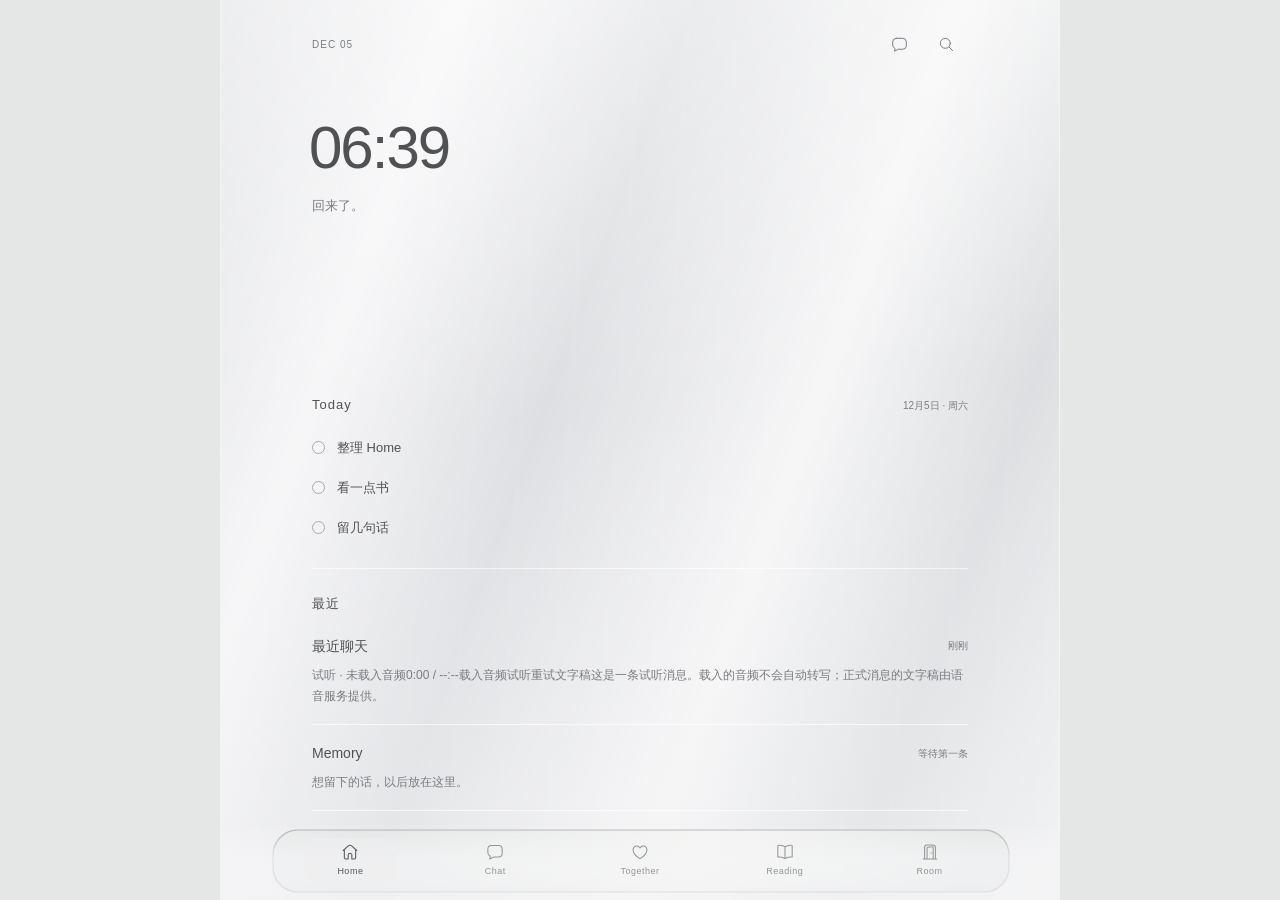
<file: material-only/chat-preview.html>
<!doctype html>
<html lang="zh-CN">
<head>
<meta charset="utf-8">
<meta name="robots" content="noindex,nofollow,noarchive"><meta name="referrer" content="no-referrer"><meta name="viewport" content="width=device-width,initial-scale=1,viewport-fit=cover,interactive-widget=resizes-visual">
<meta name="apple-mobile-web-app-capable" content="yes">
<meta name="apple-mobile-web-app-status-bar-style" content="black-translucent">
<meta name="apple-mobile-web-app-title" content="家 ^ ^">
<link rel="apple-touch-icon" sizes="180x180" href="assets/icons/apple-touch-icon.png?v=rabbit-1">
<link rel="icon" type="image/png" sizes="32x32" href="assets/icons/favicon-32.png?v=rabbit-1">
<link rel="manifest" href="manifest.webmanifest?v=rabbit-1">
<meta name="theme-color" content="#eeefee"><title>家 ^ ^ · Chat</title>
<script>
// Run before first layout; iOS may report navigator.standalone without the media query.
document.documentElement.classList.toggle('is-standalone',
 matchMedia('(display-mode: standalone)').matches || !!navigator.standalone);
</script>
<style>
:root{--ink:#424747;--muted:#777e7d;--opacity:.57;--veil:.3;--blur:1px;--brightness:1;--font:14px;--paper:linear-gradient(110deg,#cdd3d2 0%,#f6f7f4 22%,#cbd1d0 41%,#f5f5f1 63%,#cdd3d2 80%,#eff0ed 100%)}
*{box-sizing:border-box}html,body{margin:0}
html:not(.is-standalone),html:not(.is-standalone) body{height:100%;overflow:hidden}
html:not(.is-standalone) body{position:fixed;inset:0}
html.is-standalone,html.is-standalone body{height:auto;min-height:100vh;min-height:100lvh;overflow:visible;overscroll-behavior:none}
html.is-standalone body{position:relative}
body{font-family:-apple-system,BlinkMacSystemFont,"Segoe UI","PingFang SC","Microsoft YaHei",sans-serif;color:var(--ink);background:#e4e7e5}button,input,textarea{font:inherit;color:inherit}button,a,label{-webkit-tap-highlight-color:transparent}button{border:0;background:none;cursor:pointer}button:focus-visible,a:focus-visible,summary:focus-visible{outline:2px solid #778c87;outline-offset:3px}svg{width:22px;height:22px;fill:none;stroke:currentColor;stroke-width:1.45;stroke-linecap:round;stroke-linejoin:round;flex-shrink:0}button.icon{width:44px;height:44px;display:grid;place-items:center;border-radius:50%;flex-shrink:0}button.icon:hover{background:#ffffff65}button:disabled{opacity:.4;cursor:default}.app{height:100vh;height:100dvh;max-width:840px;margin:auto;position:relative;isolation:isolate;display:flex;flex-direction:column;overflow:hidden}.wallpaper{position:absolute;inset:-14px;z-index:-3;background-image:var(--paper);background-size:cover;background-position:center;filter:blur(var(--blur)) brightness(var(--brightness));transform:scale(1.02)}.wallpaper:after{content:"";position:absolute;inset:0;background:repeating-linear-gradient(93deg,transparent 0px,#ffffff40 2px,transparent 4px,transparent 48px);opacity:.26}.app.custom .wallpaper:after{display:none}.veil{position:absolute;inset:0;z-index:-2;background:rgba(248,249,247,var(--veil));pointer-events:none}.light{position:absolute;inset:0;z-index:-1;background:linear-gradient(175deg,#ffffff70,transparent 45%,#f4f5f370);pointer-events:none}
.top{padding:calc(8px + env(safe-area-inset-top)) 15px 9px;display:flex;align-items:center;gap:8px;border-bottom:1px solid #ffffff55;background:#f9faf858;backdrop-filter:blur(18px);-webkit-backdrop-filter:blur(18px);flex-shrink:0}.top-avatar{width:36px;height:36px;border-radius:50%;background:#edf0ed;border:1px solid #ffffffd9;display:grid;place-items:center;font:italic 22px Georgia,serif;overflow:hidden}.top-avatar img{width:100%;height:100%;object-fit:cover}.heading{flex:1}.heading h1{font-size:16px;font-weight:400;margin:0 0 4px;letter-spacing:1px}.status{font-size:10px;letter-spacing:1.2px;color:#737e79}.status:before{content:"";display:inline-block;width:4px;height:4px;background:#82968b;border-radius:100%;margin-right:6px;vertical-align:2px}.aa{font:19px Georgia,serif}.scroller{overflow-y:auto;overscroll-behavior:contain;flex:1;min-height:0;scrollbar-width:thin;scrollbar-color:#9fa9a440 transparent;scroll-behavior:smooth}.page{display:none}.page.active{display:block}.chat{padding:20px 22px 26px;max-width:760px;margin:auto}.date{text-align:center;font-size:10px;letter-spacing:1.6px;color:#858c89;margin:2px 0 27px}.message{margin:0 0 19px;display:flex;flex-direction:column;align-items:flex-start}.message.user{align-items:flex-end}.byline{display:flex;align-items:center;gap:10px;margin-bottom:12px}.user .byline{flex-direction:row-reverse}.avatar{width:38px;height:38px;flex-shrink:0;border-radius:50%;border:1px solid #ffffffd9;box-shadow:0 2px 8px #46524b08;background:linear-gradient(145deg,#f6f7f2,#b8c5bd);font:italic 23px Georgia,serif;display:grid;place-items:center;overflow:hidden;cursor:pointer;padding:0}.user .avatar{background:linear-gradient(140deg,#ffffff,#d3d0ca)}.avatar img{width:100%;height:100%;object-fit:cover}.name{font:italic 600 19px Georgia,"Times New Roman",serif;letter-spacing:.1px;color:#535b58}.bubble{width:fit-content;max-width:92%;font-size:var(--font);line-height:1.8;letter-spacing:.15px;padding:11px 16px;border:1px solid #ffffffb5;border-radius:20px;background:rgba(255,255,255,var(--opacity));box-shadow:0 5px 20px #34423804,inset 0 1px 0 #ffffff45;backdrop-filter:blur(19px);-webkit-backdrop-filter:blur(19px);overflow-wrap:anywhere}.user .bubble{max-width:85%;background:rgba(255,255,255,calc(var(--opacity) - .12));border-color:#ffffff90}.bubble+.bubble{margin-top:10px}.bubble p{margin:0 0 12px}.bubble p:last-child{margin-bottom:0}.message-tools{display:flex;align-items:center;gap:3px;margin-top:7px;color:#929994}.message-tools button{width:31px;height:29px;display:grid;place-items:center}.message-tools svg{width:15px;height:15px}.message-tools time{font-size:9px;letter-spacing:.8px;margin:0 7px}.thinking{width:96%;margin:0 0 13px;color:#747e78}.thinking summary{font-size:11px;letter-spacing:.5px;cursor:pointer;list-style:none;display:flex;align-items:center;gap:7px;min-height:30px}.thinking summary::-webkit-details-marker{display:none}.thinking summary svg{width:13px;height:13px;transition:transform .2s}.thinking[open] summary svg{transform:rotate(90deg)}.thinking-body{font-size:13px;line-height:1.9;padding:13px 5px 12px 14px;border-left:1px solid #a4aea680;margin:8px 0;animation:reveal .25s ease}.thinking-body small{font-size:10px;color:#8a928d;display:block;margin-bottom:5px}.thinking-body p{margin:0}.bottom{flex-shrink:0;padding:8px 12px max(8px,env(safe-area-inset-bottom));background:linear-gradient(transparent,#f5f6f2b0 48%)}.composer{display:flex;align-items:flex-end;gap:6px;max-width:736px;margin:0 auto 10px;padding:7px;border:1px solid #ffffffed;border-radius:28px;background:#fffffff0;box-shadow:0 4px 22px #55615808}.composer textarea{resize:none;min-width:0;flex:1;background:none;border:0;outline:0;padding:12px 2px 10px;font-size:16px;line-height:22px;max-height:122px;height:44px}.composer textarea::placeholder{color:#929994;font-size:14px}.composer .send{background:#e9ede9;color:#59665e;width:42px;height:42px;margin:1px}.composer .send svg{width:19px;height:19px}.dock{display:flex;justify-content:space-around;align-items:center;max-width:736px;margin:auto;padding:7px 5px;border-radius:25px;background:#ffffffaa;border:1px solid #ffffffd9;backdrop-filter:blur(22px);-webkit-backdrop-filter:blur(22px);box-shadow:0 6px 20px #43584904}.tab{flex:1;min-width:0;text-decoration:none;color:#919893;display:flex;align-items:center;flex-direction:column;gap:4px;font-size:9px;letter-spacing:.5px;padding:4px 1px;border-radius:17px;max-width:93px;min-height:46px}.tab svg{width:20px;height:20px;stroke-width:1.25;stroke-linecap:round;stroke-linejoin:round}.tab.active{color:#46584c;background:#e5eae675}.quiet-page{padding:50px 29px}.eyebrow{font-size:10px;letter-spacing:2px;color:#838d86}.quiet-page h2{font:27px Georgia,serif;font-weight:400;letter-spacing:2px;margin:20px 0}.quiet-page p{font-size:14px;line-height:2;color:#778078}.home-entry{display:block;text-decoration:none;color:inherit;margin-top:60px;padding:22px 0;border-top:1px solid #ffffffd9;border-bottom:1px solid #ffffffd9}.home-entry span{font-size:11px;color:#89918b;display:block;margin-top:9px}.home-entry svg{float:right}.panel{border:1px solid #ffffff;padding:23px;border-radius:25px;background:#f8faf7f5;color:var(--ink);box-shadow:0 20px 90px #3a4b4729;width:min(360px,calc(100vw - 34px));max-height:85dvh;overflow:auto}.panel::backdrop{background:#52645c25;backdrop-filter:blur(5px);-webkit-backdrop-filter:blur(5px)}.panel-head{display:flex;align-items:center;justify-content:space-between;margin-bottom:18px}.panel h2{font-size:17px;font-weight:500;margin:0}.panel p{font-size:12px;line-height:1.8;color:var(--muted)}.control{display:block;font-size:12px;margin:19px 0}.control span{display:flex;justify-content:space-between;margin-bottom:9px}.control input[type=range]{width:100%;accent-color:#87968d}.row{display:flex;gap:8px}.soft-button{display:inline-flex;justify-content:center;align-items:center;border:1px solid #dce2dc;background:#ffffff91;padding:11px 14px;border-radius:12px;font-size:12px;cursor:pointer}.row .soft-button{flex:1}.toast{position:absolute;bottom:170px;left:50%;transform:translateX(-50%);padding:11px 17px;border:1px solid #ffffff;background:#f8faf5f2;border-radius:20px;font-size:12px;max-width:90%;width:max-content;box-shadow:0 5px 25px #354d4715;z-index:10;pointer-events:none;opacity:0;transition:opacity .2s}.toast.show{opacity:1}input[type=file]{display:none}noscript{font-size:12px;background:white;padding:12px;display:block} @keyframes reveal{from{opacity:0;transform:translateY(-3px)}to{opacity:1;transform:translateY(0)}}@media(min-width:700px){.app{border-left:1px solid #fff8;border-right:1px solid #fff8}.chat{padding:25px 40px 35px}.bubble{max-width:87%}.top{padding-left:30px;padding-right:30px}.bottom{padding:10px 30px 16px}.message{margin-bottom:21px}}@media(max-width:360px){.chat{padding-left:16px;padding-right:16px}.bottom{padding-left:8px;padding-right:8px}.composer{gap:0}.bubble{padding:12px 14px}.top{gap:3px}}@media(prefers-reduced-motion:reduce){*{scroll-behavior:auto!important;animation:none!important;transition:none!important}}
/* Material references: 柏林雪季 (neutral frost), 夢の標本 (paper / thin dock).
   Reimplemented for this standalone layout; no remote reference assets required. */
:root{--ink:#505153;--muted:#7a7c80;--paper:linear-gradient(110deg,#d1d3d5 0%,#f5f5f6 22%,#d2d4d7 41%,#f5f5f5 63%,#d0d3d5 80%,#eff0f1 100%)}
.veil{background:rgba(248,248,250,var(--veil))}.light{background:linear-gradient(175deg,#ffffff70,transparent 45%,#f5f5f770)}.name{color:#606165}.bubble{border-color:#ffffffc9;box-shadow:0 5px 20px #34384205,inset 0 1px 0 #ffffff60}.top{background:#fafafb65}.status{color:#80838a}.status:before{background:#78a987}.composer .send{background:#ebecee;color:#656970}.dock{background:#ffffff73;border-color:#ffffffcc;box-shadow:0 8px 30px #00000004}.tab.active{background:#eeeeef91;color:#56595e}.bottom{background:linear-gradient(transparent,#f5f5f7b0 48%)}.avatar,.user .avatar{background:linear-gradient(145deg,#fafafa,#d4d5d8);color:#74777c}.top-avatar{background:#eeeff1}.app.paper .wallpaper{background-image:radial-gradient(#d8d9dd .7px,transparent .7px);background-size:15px 15px;background-color:#f4f4f6;filter:brightness(var(--brightness));transform:none}.app.paper .wallpaper:after{display:none}.panel .presets{margin-bottom:12px}.soft-button[aria-pressed=true]{border-color:#a4a7ad;background:#e9eaed}
/* Home only: shared wallpaper and dock remain outside this page. */
.app[data-page="home"]>.app-content>.top{display:none}
.home-page{padding:0 27px 28px;max-width:736px;margin:auto;font-size:14px;line-height:1.8}
.home-top{display:flex;align-items:center;justify-content:space-between;padding:calc(21px + env(safe-area-inset-top)) 0 0}
.home-date{font-size:10px;letter-spacing:1.6px;color:var(--muted)}
.home-brand{font-size:17px;letter-spacing:2px;font-weight:400;margin:3px 0 0}
.home-top .icon{color:var(--muted)}.home-top svg,.home-page svg{stroke-width:1.25}
.home-hero{position:relative;min-height:285px;padding-top:38px;isolation:isolate}



.home-clock{display:block;font-size:52px;line-height:1.15;font-weight:300;letter-spacing:-2px;font-variant-numeric:tabular-nums;margin-left:-3px}
.home-greeting{font-size:13px;color:var(--muted);margin:12px 0 0}
.home-continue{display:flex;align-items:center;justify-content:space-between;gap:12px;width:fit-content;max-width:94%;margin:35px 0 0 auto;padding:12px 16px 12px 20px;color:var(--ink);text-decoration:none;border:1px solid #ffffffb5;border-radius:20px;background:rgba(255,255,255,calc(var(--opacity) - .17));backdrop-filter:blur(19px);-webkit-backdrop-filter:blur(19px)}
.home-continue strong{font-weight:400;font-size:14px}.home-continue small{display:block;font-size:11px;color:var(--muted);margin-top:2px}.home-continue svg{width:16px;height:16px}
.home-section-head{display:flex;align-items:baseline;justify-content:space-between;gap:12px;margin-bottom:12px}.home-section-head h2{margin:0;font-size:12px;font-weight:500;letter-spacing:1px}.home-section-head span{font-size:10px;color:var(--muted)}
.home-today{padding:4px 0 20px;border-bottom:1px solid #ffffffa8}
.home-tasks{list-style:none;padding:0;margin:0}.home-tasks label{display:flex;align-items:center;gap:12px;min-height:39px;font-size:13px;cursor:pointer;width:fit-content}.home-tasks input{appearance:none;-webkit-appearance:none;width:13px;height:13px;border:1px solid #a5a9ac;border-radius:50%;margin:0;flex-shrink:0;background:#ffffff20}.home-tasks input:checked{background:#939d98;border-color:#939d98;box-shadow:inset 0 0 0 3px #f1f3f1}.home-tasks input:checked+span{color:#8c9290;text-decoration:line-through;text-decoration-color:#aab1ad}.home-tasks input:focus-visible{outline:2px solid #778c87;outline-offset:4px}
.home-recent{padding-top:25px}.home-recent .home-section-head{margin-bottom:3px}
.home-record{display:block;text-decoration:none;color:inherit;padding:16px 0;border-bottom:1px solid #ffffffa8;min-height:81px}.home-record-top{display:flex;align-items:center;justify-content:space-between;gap:16px}.home-record strong{font-size:12px;font-weight:400}.home-record time,.home-record .record-meta{color:var(--muted);font-size:10px;white-space:nowrap}.home-record p{font-size:13px;color:var(--muted);margin:6px 0 0;display:-webkit-box;-webkit-line-clamp:2;-webkit-box-orient:vertical;overflow:hidden;line-height:1.8;overflow-wrap:anywhere}
.home-record:hover,.home-record:focus-visible{border-bottom-color:#a9afad}.home-room{display:flex;align-items:center;gap:9px;min-height:55px;margin-top:17px;color:var(--muted);font-size:11px;text-decoration:none}.home-room svg{width:15px;height:15px}.home-room svg:last-child{margin-left:auto;width:12px}
.home-search-field{width:100%;background:#ffffff90;border:1px solid #dce0df;border-radius:14px;padding:12px;font-size:16px;outline-offset:3px}.home-search-results{margin-top:10px}.home-search-results a{display:block;padding:13px 2px;text-decoration:none;color:var(--ink);border-bottom:1px solid #dce0df;font-size:13px}.home-search-results small{display:block;color:var(--muted);font-size:11px;margin-top:3px;line-height:1.8}.home-search-hint{font-size:11px;color:var(--muted);margin-top:12px}
@media(min-width:700px){.home-page{padding:0 40px 32px;width:100%}.home-hero{min-height:325px;padding-top:47px}.home-continue{margin-right:24px;margin-top:42px}.home-clock{font-size:60px}.home-tasks label{min-height:40px}.home-top{padding-top:30px}}
@media(max-width:360px){.home-page{padding-left:21px;padding-right:21px}.home-clock{font-size:46px}.home-hero{min-height:266px}.home-continue{padding:10px 13px 10px 16px}.home-section-head span{font-size:9px}}
/* Memory is a scoped archive surface. Shared visual tokens stay unchanged. */
.memory-detail-source a[hidden]{display:none}
.app[data-page="memory"]>.app-content>.top{display:none}
.memory-room-back,.memory-room-back:visited{display:inline-flex;align-items:center;min-height:44px;margin:0 0 10px;padding:0;color:var(--muted);font-size:12px;font-weight:400;text-decoration:none;background:none;border:0;border-radius:0;box-shadow:none;touch-action:manipulation}.memory-room-back:active{opacity:.68}
.memory-page{width:100%;max-width:736px;margin:auto;padding:calc(26px + env(safe-area-inset-top)) 27px 30px;font-size:14px;line-height:1.8;color:var(--ink)}
.memory-top{display:flex;align-items:flex-start;justify-content:space-between;gap:16px;margin-bottom:24px}.memory-kicker{font-size:10px;letter-spacing:1.7px;color:var(--muted)}.memory-top h1{font-size:23px;letter-spacing:2px;font-weight:400;margin:7px 0 6px}.memory-month{font-size:12px;color:var(--muted);font-variant-numeric:tabular-nums}.memory-tools{display:flex;gap:1px;margin-top:-6px}.memory-tools svg{width:19px;height:19px;stroke-width:1.25;color:var(--muted)}
.memory-search{margin:-6px 0 12px}.memory-search[hidden]{display:none}.memory-search input{width:100%;font-size:16px;border:0;border-bottom:1px solid #b6b9bb85;background:#ffffff35;padding:11px 2px;outline-offset:3px;border-radius:0}.memory-search input::placeholder{font-size:13px;color:var(--muted)}
.memory-filters{display:flex;gap:23px;margin-bottom:21px;border-bottom:1px solid #ffffffb0}.memory-filters button{font-size:12px;color:var(--muted);padding:8px 0 10px;min-height:44px;border-bottom:1px solid transparent}.memory-filters button[aria-pressed="true"]{color:var(--ink);border-bottom-color:#909799}
.memory-pins{margin-bottom:24px}.memory-pins[hidden]{display:none}.memory-section-title{font-size:11px;font-weight:400;letter-spacing:1px;color:var(--muted);margin:0 0 9px}.memory-pin{display:flex;align-items:center;gap:11px;width:100%;text-align:left;padding:12px 13px;margin:0 0 7px;border:1px solid #ffffffb5;border-radius:18px;background:rgba(255,255,255,calc(var(--opacity) - .16));backdrop-filter:blur(16px);-webkit-backdrop-filter:blur(16px);color:var(--ink)}.memory-pin svg{width:14px;height:17px;stroke-width:1.25;color:#969b9d}.memory-pin-copy{flex:1;min-width:0}.memory-pin strong{display:block;font-size:13px;font-weight:400}.memory-pin small{display:block;font-size:11px;color:var(--muted);overflow:hidden;text-overflow:ellipsis;white-space:nowrap}.memory-pin time{font-size:10px;color:var(--muted);white-space:nowrap;align-self:flex-start;margin-top:3px}
.memory-day{margin:20px 0 0}.memory-day h2{font-size:12px;font-weight:400;letter-spacing:.4px;color:var(--muted);margin:0 0 2px;padding:0 0 7px}.memory-day h2 span{font-size:10px;margin-left:9px;color:#929699}.memory-item{width:100%;display:block;text-align:left;border-bottom:1px solid #ffffffac;padding:12px 0 13px;min-height:92px;cursor:pointer}.memory-item-top{display:flex;justify-content:space-between;gap:14px;align-items:center}.memory-type{font-size:9px;letter-spacing:1.2px;color:var(--muted)}.memory-item time{font-size:10px;color:var(--muted)}.memory-item h3{font-size:14px;font-weight:400;margin:4px 0 2px;line-height:1.7;overflow-wrap:anywhere}.memory-item p{font-size:12px;color:var(--muted);line-height:1.8;margin:0;display:-webkit-box;-webkit-box-orient:vertical;-webkit-line-clamp:1;overflow:hidden}.memory-item:hover{border-bottom-color:#b2b8b6}.memory-empty{padding:28px 0 42px;font-size:13px;color:var(--muted);line-height:1.9}.memory-footnote{font-size:10px;color:var(--muted);line-height:1.9;margin:24px 0 0;max-width:35em}
.memory-detail{width:min(560px,calc(100vw - 28px));max-height:82vh;max-height:82dvh;border:1px solid #ffffffd9;border-radius:20px;padding:23px;background:#f7f7f5;color:var(--ink);box-shadow:0 8px 30px #00000004;overflow:auto}.memory-detail::backdrop{background:#6a70741a;backdrop-filter:blur(4px);-webkit-backdrop-filter:blur(4px)}.memory-detail-head{display:flex;align-items:center;justify-content:space-between;gap:12px}.memory-detail-meta{font-size:11px;letter-spacing:.8px;color:var(--muted)}.memory-detail h2{font-size:21px;font-weight:400;line-height:1.6;margin:20px 0}.memory-detail-body{white-space:pre-wrap;font-size:14px;line-height:1.9;overflow-wrap:anywhere}.memory-detail-source{font-size:11px;line-height:1.9;color:var(--muted);border-top:1px solid #dfe1df;margin-top:25px;padding-top:14px}.memory-detail-source p{margin:0 0 6px}.memory-detail-source a{color:inherit;text-underline-offset:4px;display:inline-block;min-height:32px}.memory-detail-note{display:block;font-size:11px;color:var(--muted);margin:13px 0 8px}.memory-note{width:100%;min-height:88px;resize:vertical;padding:10px;font-size:16px;line-height:1.8;border:1px solid #dfe1df;border-radius:12px;background:#ffffff65;color:var(--ink)}.memory-actions{display:flex;flex-wrap:wrap;gap:6px 17px;margin-top:14px;border-top:1px solid #dfe1df;padding-top:6px}.memory-actions button{font-size:12px;min-height:44px;padding:5px 0}.memory-actions button:last-child{margin-left:auto;color:var(--muted)}.memory-detail-status{font-size:11px;color:var(--muted);min-height:20px;margin:5px 0 0}
@media(min-width:700px){.memory-page{padding:34px 40px}.memory-top{margin-bottom:30px}.memory-pin{padding:13px 17px}.memory-pins{margin-bottom:29px}.memory-item{padding:14px 0}.memory-detail{padding:28px 34px}}
@media(max-width:360px){.memory-page{padding-left:21px;padding-right:21px}.memory-filters{gap:20px}.memory-top h1{font-size:21px}.memory-detail{padding:18px}.memory-pin{padding:11px}}
/* Voice additions are scoped; existing chat, wallpaper and dock are untouched. */
.app:not([data-page="chat"]) #callOpen{display:none}
#callOpen svg{width:19px;height:19px;stroke-width:1.25;color:var(--muted)}
.voice-message .voice-surface{width:310px;max-width:92%;padding:10px 13px 8px}
.voice-player{display:flex;align-items:center;gap:8px;min-height:48px}
.voice-player .icon{width:44px;height:44px;color:var(--ink)}
.voice-player svg{width:18px;height:18px;stroke-width:1.25}
.voice-track{flex:1;min-width:0;position:relative;height:40px;--played:0%}
.voice-wave{position:absolute;inset:6px 0;pointer-events:none}
.voice-wave svg{display:block;width:100%;height:28px;stroke-width:1.4;color:#b5b8bc}
.voice-wave-played{clip-path:inset(0 calc(100% - var(--played)) 0 0)}
.voice-wave-played svg{color:#62676d}
.voice-track input{position:absolute;inset:0;width:100%;height:40px;margin:0;opacity:0;cursor:pointer}
.voice-track:focus-within{outline:1px solid #92999d;outline-offset:3px;border-radius:6px}
.voice-meta{display:flex;justify-content:space-between;gap:8px;font-size:10px;color:var(--muted);font-variant-numeric:tabular-nums;padding:0 2px 2px}
.voice-state{min-height:18px}.voice-actions{display:flex;gap:12px;flex-wrap:wrap}
.voice-actions button{font-size:11px;color:var(--muted);padding:8px 2px;min-height:36px;text-decoration:underline;text-decoration-color:#b6b9bd;text-underline-offset:4px}
.voice-transcript{border-top:1px solid #ffffff9c;font-size:11px;color:var(--muted);margin-top:3px}
.voice-transcript summary{cursor:pointer;padding:9px 2px;min-height:36px}.voice-transcript p{font-size:var(--font);line-height:1.8;color:var(--ink);white-space:pre-wrap;margin:3px 2px 10px}
.voice-message [hidden]{display:none!important}
.call-preview{width:min(390px,calc(100vw - 28px));border:1px solid #ffffffcc;border-radius:25px;background:#f6f7f8e8;backdrop-filter:blur(19px);-webkit-backdrop-filter:blur(19px);color:var(--ink);padding:18px 20px 25px;max-height:85dvh;overflow:auto;box-shadow:none}
.call-preview::backdrop{background:#666b7328;backdrop-filter:blur(6px);-webkit-backdrop-filter:blur(6px)}
.call-top{display:flex;align-items:center;justify-content:space-between;font-size:11px;color:var(--muted)}
.call-body{text-align:center;padding:40px 0 35px}.call-body>svg{width:30px;height:30px;stroke-width:1.1;color:#969ba2}.call-body h2{font-size:22px;font-weight:400;margin:22px 0 12px}.call-body p{font-size:12px;line-height:1.9;color:var(--muted);margin:0}.call-body small{display:block;font-size:10px;line-height:1.8;color:var(--muted);margin-top:29px}.call-preview>.soft-button{display:flex;width:100%;min-height:44px}
/* Reading: one continuous editorial surface, using the shared background. */
.app[data-page="reading"]>.app-content>.top{display:none}
.reading-page{width:100%;max-width:690px;margin:auto;padding:calc(25px + env(safe-area-inset-top)) 28px 38px;font-size:14px;line-height:1.8}
.reading-page a{color:inherit;text-decoration:none}.reading-page button,.reading-page a{touch-action:manipulation}
.reading-top{display:flex;justify-content:space-between;align-items:center;gap:12px;margin-bottom:35px}.reading-top h1{font:400 28px Georgia,serif;letter-spacing:-.5px;margin:0}.reading-top p{font-size:11px;color:var(--muted);margin:5px 0 0}.reading-top svg{width:19px;height:19px;stroke-width:1.25}
.reading-label{font-size:11px;font-weight:400;letter-spacing:.6px;color:var(--muted);margin:0 0 15px}
.reading-continue{display:block;position:relative;padding:18px 0 29px;margin-bottom:30px;border-bottom:1px solid #ffffffb0;background:linear-gradient(110deg,#ffffff28,transparent 75%)}
.reading-continue h2{font-size:23px;font-weight:400;line-height:1.6;letter-spacing:.6px;margin:18px 0 13px;max-width:15em}.reading-continue p{font-size:13px;color:var(--muted);margin:0 0 23px;max-width:29em;line-height:1.9}
.reading-meta{display:flex;justify-content:space-between;gap:12px;font-size:10px;color:var(--muted);font-variant-numeric:tabular-nums}
.reading-progress{height:1px;background:#8b929425;margin:12px 0 0;overflow:hidden}.reading-progress span{display:block;height:100%;background:#8d9798}
.reading-row{display:block;padding:17px 0 19px;border-bottom:1px solid #ffffffa8}.reading-row h3{font-size:14px;font-weight:400;margin:0 0 7px}.reading-row p{font-size:12px;color:var(--muted);line-height:1.85;margin:0 0 11px;display:-webkit-box;-webkit-line-clamp:2;-webkit-box-orient:vertical;overflow:hidden}.reading-row:hover{border-bottom-color:#adb4b5}
.reading-collections{margin-top:34px;display:flex;justify-content:space-between;gap:12px}.reading-collections a{display:flex;align-items:center;gap:7px;min-height:44px;font-size:12px}.reading-collections svg{width:12px;height:12px;stroke-width:1.25}
.reading-footnote{font-size:10px;color:var(--muted);margin:29px 0 0;line-height:1.9}.reading-text-button{font-size:12px;color:var(--muted);padding:10px 0;min-height:44px;text-decoration:underline;text-underline-offset:5px;text-decoration-color:#b9bec0}
.reading-empty{padding:58px 0 85px}.reading-empty h2{font-size:20px;font-weight:400;margin:0 0 15px}.reading-empty p{color:var(--muted);font-size:13px}
.reading-backbar{display:flex;align-items:center;gap:10px;margin:-8px -12px 22px}.reading-backbar>a{width:44px;height:44px;display:grid;place-items:center;flex-shrink:0}.reading-backbar svg{width:19px;height:19px;stroke-width:1.25}.reading-backbar>span{flex:1;font-size:11px;color:var(--muted)}
.reading-paper{padding:10px 0 20px;max-width:580px;margin:auto}.reading-paper h1{font-size:25px;line-height:1.65;font-weight:400;letter-spacing:.8px;margin:19px 0 12px}.reading-paper .reading-byline{font-size:10px;color:var(--muted);margin-bottom:38px}.reading-body{font-size:15px;line-height:2;color:var(--ink);letter-spacing:.2px;overflow-wrap:anywhere}.reading-body p{margin:0 0 24px;white-space:pre-wrap}.reading-body .reading-break{text-align:center;letter-spacing:14px;color:#a1a6aa;margin:30px 0;font-size:10px}.reading-end{font-size:11px;color:var(--muted);border-top:1px solid #ffffffb0;padding:22px 0;margin-top:32px;display:flex;justify-content:space-between;align-items:center}
.reading-more{font-size:12px;color:var(--muted);margin-bottom:24px}.reading-more summary{list-style:none;cursor:pointer;min-height:44px;padding:10px 0}.reading-more summary::-webkit-details-marker{display:none}.reading-more-actions{display:flex;flex-wrap:wrap;gap:20px;border-bottom:1px solid #ffffffa8;padding-bottom:12px}.reading-more button{font-size:12px;min-height:44px;padding:0}
.reading-resume{font-size:11px;color:var(--muted);padding:9px 0 12px;min-height:44px;text-align:left}
.reading-search-input{min-width:0;width:100%;font-size:16px;background:none;border:0;border-bottom:1px solid #b8bec07a;border-radius:0;padding:12px 0;outline-offset:5px}.reading-search-heading{font-size:11px;color:var(--muted);margin:32px 0 12px}.reading-search-history{display:flex;gap:8px 20px;flex-wrap:wrap}.reading-search-history button{font-size:13px;min-height:44px;padding:0}.reading-highlight{margin:35px 0 40px;padding:0 0 24px;border-bottom:1px solid #ffffff9c}.reading-highlight blockquote{font-size:15px;line-height:2;margin:0 0 19px;white-space:pre-wrap;overflow-wrap:anywhere}.reading-highlight .reading-meta{align-items:center}.reading-highlight a{max-width:75%;font-size:10px}
.reading-selectbar{position:sticky;bottom:8px;display:flex;align-items:center;justify-content:space-between;gap:8px;padding:6px 14px;border:1px solid #ffffffc9;border-radius:16px;background:#f8f9faee;backdrop-filter:blur(16px);-webkit-backdrop-filter:blur(16px);font-size:11px}.reading-selectbar[hidden]{display:none}.reading-selectbar button{min-height:40px;font-size:12px}.reading-import-form label{display:block;font-size:12px;margin:17px 0 8px}.reading-import-form input,.reading-import-form textarea{width:100%;font-size:16px;background:#ffffff50;border:1px solid #dfe2e3;border-radius:12px;padding:12px;line-height:1.8}.reading-import-form textarea{min-height:230px;resize:vertical}.reading-import-form button{margin-top:20px}.reading-page mark{background:#e4e8e7;color:inherit}
@media(min-width:700px){.reading-page{padding-left:48px;padding-right:48px}.reading-continue{padding-top:29px;padding-bottom:37px}.reading-paper{padding-top:20px}.reading-body{font-size:16px}}
@media(max-width:360px){.reading-page{padding-left:23px;padding-right:23px}.reading-collections{gap:8px}.reading-paper h1{font-size:23px}}
/* Room uses the same light, wallpaper, type and glass as the rest of the house. */
.app[data-page="room"]>.app-content>.top,.app[data-page="together"]>.app-content>.top{display:none}
.room-page{width:100%;max-width:690px;margin:auto;padding:calc(22px + env(safe-area-inset-top)) 28px 32px;color:var(--ink);font-size:14px;line-height:1.8}
.room-page a{color:inherit;text-decoration:none}.room-page svg{stroke-width:1.25;width:18px;height:18px}.room-top{display:flex;align-items:center;justify-content:space-between;gap:15px}.room-top h1{font-size:13px;font-weight:400;letter-spacing:1px;margin:0}.room-settings{width:44px;height:44px;display:grid;place-items:center;letter-spacing:2px;font-size:18px;color:var(--muted)!important}
.room-presence{min-height:285px;position:relative;isolation:isolate;display:flex;align-items:center;flex-direction:column;justify-content:center;padding:32px 0 35px;margin-left:12%}
.room-presence:before{content:"";position:absolute;z-index:-1;inset:25px -10px 13px 2px;border-radius:48% 48% 24% 24%;background:linear-gradient(120deg,transparent,#ffffff38 65%,transparent);pointer-events:none}
.room-portrait{width:64px;height:64px;display:grid;place-items:center;border-radius:50%;border:1px solid #ffffffbf;background:#ffffff45;overflow:hidden;font:italic 27px Georgia,serif;color:#8a8d92}.room-portrait img{width:100%;height:100%;object-fit:cover}.room-presence h2{font-size:21px;font-weight:400;margin:15px 0 2px}.room-here{display:flex;align-items:center;gap:7px;font-size:10px;letter-spacing:.7px;color:var(--muted)}.room-here:before{content:"";width:4px;height:4px;border-radius:50%;background:#78a987}.room-presence p{font-size:11px;color:var(--muted);margin:15px 0 0;letter-spacing:.3px}
.room-atmosphere{padding:6px 0 33px;max-width:70%}.room-clock{font-size:28px;line-height:1.3;font-weight:300;letter-spacing:-.8px;font-variant-numeric:tabular-nums}.room-date{font-size:10px;color:var(--muted);margin-top:5px;letter-spacing:.3px}.room-atmosphere p{font-size:11px;color:var(--muted);margin:9px 0 0}
.room-objects{display:flex;flex-direction:column;gap:23px}.room-object{display:block;width:87%;padding:14px 0 16px;border-top:1px solid #ffffffae;min-height:82px}.room-object:nth-child(even){width:71%;align-self:flex-end}.room-object-head{display:flex;align-items:center;justify-content:space-between;gap:12px}.room-object strong{font-weight:400;font-size:14px;letter-spacing:.2px}.room-object svg{width:13px;height:13px;color:#979ca0}.room-object p{font-size:12px;line-height:1.85;margin:7px 0 0;color:var(--muted)}.room-object time{display:block;font-size:10px;color:var(--muted);margin-top:9px}.room-object:hover{border-color:#aeb6b8}.room-footnote{font-size:10px;color:var(--muted);line-height:1.9;margin:30px 0 0;max-width:33em}
.room-backbar{display:flex;align-items:center;gap:12px;margin:0 -12px 32px}.room-backbar a{width:44px;height:44px;display:grid;place-items:center}.room-backbar span{font-size:11px;color:var(--muted)}.room-detail-title{font:400 26px Georgia,serif;margin:0 0 8px;line-height:1.5}.room-detail-intro{font-size:12px;color:var(--muted);line-height:1.9;margin:0 0 42px}.room-quiet-section{margin:25px 0 38px;border-bottom:1px solid #ffffffa6;padding-bottom:25px}.room-quiet-section h2{font-size:11px;font-weight:400;color:var(--muted);margin:0 0 13px}.room-quiet-section p{font-size:14px;line-height:1.9;margin:0}.room-links{margin-top:25px}.room-link{display:flex;justify-content:space-between;align-items:center;gap:20px;min-height:74px;padding:15px 0;border-bottom:1px solid #ffffffa5}.room-link strong{font-size:13px;font-weight:400;display:block}.room-link small{font-size:11px;color:var(--muted);display:block;margin-top:4px}.room-link svg{width:12px;height:12px;color:var(--muted)}
.room-note{margin:40px 5% 55px 0;padding:23px 19px;border:1px solid #ffffff9c;border-radius:18px;background:rgba(255,255,255,calc(var(--opacity) - .23));font-size:13px;line-height:2}.room-note p{margin:0 0 16px}.room-note p:last-child{margin:0}.room-note small{font-size:10px;color:var(--muted)}.room-text-link{display:inline-block;font-size:12px;min-height:44px;padding:10px 0;text-decoration:underline!important;text-decoration-color:#bbc0c2!important;text-underline-offset:5px}.room-call{min-height:65dvh;display:flex;flex-direction:column;align-items:center;justify-content:center;text-align:center}.room-call>svg{width:29px;height:29px;color:#969ba2;stroke-width:1.1}.room-call h1{font-size:23px;font-weight:400;margin:25px 0 16px}.room-call p{font-size:12px;color:var(--muted);line-height:1.9}.room-call small{font-size:10px;color:var(--muted);margin:24px 0 32px}.room-call a{font-size:12px;min-height:44px;padding:11px 22px;border:1px solid #ffffffbb;border-radius:15px;background:#ffffff45}.room-placeholder{padding:36px 0 64px}.room-placeholder h2{font-size:19px;font-weight:400;margin:0 0 16px}.room-placeholder p{font-size:13px;line-height:2;color:var(--muted);max-width:28em}.room-appearance-button{padding:0;text-align:left;width:100%;cursor:pointer}
@media(min-width:700px){.room-page{padding-left:48px;padding-right:48px}.room-presence{min-height:320px;margin-left:22%}.room-atmosphere{margin-top:-25px;padding-bottom:40px}.room-object{width:78%}.room-object:nth-child(even){width:65%}}
@media(max-width:360px){.room-page{padding-left:23px;padding-right:23px}.room-presence{margin-left:8%;min-height:265px}}
/* Home presence: one centered axis and a matching, quiet backdrop. */
a.room-presence{width:min(100%,280px);min-height:300px;margin:10px auto 0;padding:44px 0 26px;text-align:center;align-items:center;justify-content:center}
a.room-presence:before{inset:28px 0 12px;border-radius:48% 48% 24% 24%;background:radial-gradient(ellipse at 50% 48%,#ffffff38,transparent 74%)}
a.room-presence .room-portrait{flex-shrink:0;align-self:center}
a.room-presence h2{align-self:center;line-height:1.5;margin:14px 0 4px}
a.room-presence .room-here{align-self:center;justify-content:center;line-height:1.6}
a.room-presence p{align-self:center;line-height:1.8;margin:12px 0 0}
.heading{min-width:0}.chat-name-toggle{display:flex;align-items:center;gap:5px;padding:0;min-height:25px;text-align:left}.chat-name-toggle h1{margin-bottom:0}.chat-name-toggle svg{width:11px;height:11px;stroke-width:1.25;transform:rotate(90deg);color:var(--muted)}.heading .status{margin-top:4px}
.conversation-sheet{position:fixed;inset:auto 0 0;margin:0 auto;width:min(480px,100%);max-height:min(58dvh,480px);border:1px solid #ffffffd9;border-bottom:0;border-radius:24px 24px 0 0;padding:18px 24px max(22px,env(safe-area-inset-bottom));background:#f6f7f9ed;color:var(--ink);backdrop-filter:blur(20px);-webkit-backdrop-filter:blur(20px);box-shadow:none;overflow:auto}.conversation-sheet::backdrop{background:#656a721c;backdrop-filter:blur(3px);-webkit-backdrop-filter:blur(3px)}.conversation-sheet header{display:flex;align-items:center;gap:6px;margin-bottom:10px}.conversation-sheet h2{flex:1;font-size:14px;font-weight:400;margin:0}.conversation-sheet svg{width:17px;height:17px;stroke-width:1.25}.conversation-option{width:100%;display:block;text-align:left;padding:14px 0;border-bottom:1px solid #ffffffb0}.conversation-option strong{font-size:13px;font-weight:400}.conversation-option[aria-current=true] strong:after{content:" · 当前";font-size:10px;color:var(--muted)}.conversation-option p{font-size:11px;color:var(--muted);margin:4px 0;white-space:nowrap;text-overflow:ellipsis;overflow:hidden}.conversation-option time{font-size:9px;color:var(--muted)}.chat-empty{font-size:12px;line-height:1.9;color:var(--muted);padding:50px 10px;text-align:center}
.archive-doc-top{display:flex;align-items:center;justify-content:space-between;gap:12px;margin-bottom:25px}.archive-doc-top h1{font:400 26px Georgia,serif;margin:0}.archive-doc-top .icon{margin-right:-10px}.archive-doc-list .room-link{overflow-wrap:anywhere}.archive-doc-list small{display:-webkit-box;-webkit-line-clamp:1;-webkit-box-orient:vertical;overflow:hidden}.archive-doc-list time{font-size:10px;color:var(--muted)}.archive-doc-body{font-size:14px;line-height:1.95;white-space:pre-wrap;overflow-wrap:anywhere;margin:26px 0 32px}.archive-doc-title{font-size:23px;font-weight:400;line-height:1.6;overflow-wrap:anywhere;margin:12px 0}.archive-doc-actions{margin-left:auto;position:relative}.archive-doc-actions summary{list-style:none;cursor:pointer;padding:10px;min-width:44px;text-align:center}.archive-doc-actions summary::-webkit-details-marker{display:none}.archive-doc-menu{position:absolute;z-index:3;right:0;top:42px;min-width:150px;padding:8px 14px;border:1px solid #ffffff;border-radius:15px;background:#f7f8f9f5;backdrop-filter:blur(16px)}.archive-doc-menu button{display:block;width:100%;text-align:left;min-height:42px;font-size:12px;white-space:nowrap}.archive-editor{width:min(580px,calc(100vw - 28px));box-shadow:none}.archive-editor label{display:block;font-size:11px;color:var(--muted);margin:16px 0 7px}.archive-editor input,.archive-editor textarea{width:100%;font-size:16px;line-height:1.8;background:#ffffff70;border:1px solid #dfe1e4;border-radius:12px;padding:10px}.archive-editor textarea{height:35dvh;min-height:160px;resize:vertical}.archive-editor .row{margin-top:20px}.archive-editor .editor-status{font-size:11px;line-height:1.8;color:var(--muted)}
/* Together: two people, one record. Shared palette and background remain untouched. */
.together-page{width:100%;max-width:640px;margin:0 auto;padding:calc(28px + env(safe-area-inset-top)) 28px 38px;font-size:14px;line-height:1.8;color:var(--ink);overflow-wrap:anywhere}
.together-page a{color:inherit;text-decoration:none;touch-action:manipulation;transition:opacity 140ms ease,transform 140ms ease}.together-page a:active{opacity:.68;transform:translateY(1px)}.together-page svg{width:16px;height:16px;stroke-width:1.25}.together-top h1{font-size:17px;letter-spacing:.5px;font-weight:400;margin:0}.together-top p{font-size:12px;color:var(--muted);margin:7px 0 0}
.listen-hero{position:relative;isolation:isolate;padding:30px 0 24px;text-align:center}.listen-hero:before{content:"";position:absolute;inset:55px -12px 35px;z-index:-1;background:radial-gradient(ellipse at center,#ffffff55,transparent 72%);pointer-events:none}
.together-pair{display:flex;justify-content:center;align-items:center;gap:15px;margin:0 auto 24px}.together-avatar{width:57.2px;height:57.2px;border-radius:50%;border:1px solid #ffffffde;padding:0;overflow:hidden;display:grid;place-items:center;background:#e4e7e9;color:#7a7c80;font:italic 21px Georgia,serif;flex-shrink:0}.together-avatar[data-slot="right"]{background:#d9dfe0}.together-avatar img{width:100%;height:100%;object-fit:cover;display:block}.together-avatar:active{opacity:.7}.together-pair-line{width:38px;height:1px;background:#9ca2a547;position:relative}.together-pair-line:after{content:"";width:4px;height:4px;position:absolute;left:50%;top:50%;transform:translate(-50%,-50%);border-radius:50%;background:#c2c6c8}
.together-avatar,.record-base,.record-center{appearance:none;-webkit-appearance:none;cursor:pointer;padding:0;-webkit-tap-highlight-color:transparent}.together-avatar:focus-visible,.record-base:focus-visible,.record-center:focus-visible{outline:2px solid #778c87;outline-offset:3px}
.listen-hero h2,.together-detail h1{font:italic 400 clamp(29px,8vw,36px)/1.3 Georgia,"Times New Roman",serif;letter-spacing:-.8px;margin:0 0 9px}.listen-hero>p{font-size:12px;color:var(--muted);margin:0}
.together-record{width:min(62vw,224px);aspect-ratio:1;border-radius:50%;position:relative;display:grid;place-items:center;margin:25px auto 17px;border:1px solid #ffffffb5;box-shadow:0 8px 18px #42474708;overflow:hidden;isolation:isolate}
.record-base{position:absolute;inset:0;border-radius:inherit;overflow:hidden;background:repeating-radial-gradient(circle at center,transparent 0 3px,#69757c26 3.5px 4px,transparent 4.5px 6px),conic-gradient(from 24deg,#a4adb2,#d9dfe2 22%,#aab3b8 37%,#cbd2d5 55%,#e1e5e7 73%,#a4adb2)}
.record-base img,.record-center img{display:block;width:100%;height:100%;object-fit:cover}.record-base img{filter:grayscale(1) contrast(.55) brightness(1.2);opacity:.65}.record-base:after{content:"";position:absolute;inset:0;border-radius:inherit;background:#d5dce01a;pointer-events:none}
.record-center{position:relative;width:68%;aspect-ratio:1;overflow:hidden;border-radius:50%;background:#eceeef;border:1px solid #ffffffba;box-shadow:0 0 0 3px #c7cdd040}.record-center img{filter:saturate(.18) contrast(.85);opacity:.85}
.together-enter{display:flex;align-items:center;justify-content:center;gap:12px;width:min(224px,100%);min-height:44px;margin:0 auto;padding:0;font-size:12px;font-weight:400;color:var(--ink)}.together-enter::before,.together-enter::after{content:"";flex:1;height:1px;background:#aab2b64a}.together-enter-label{display:inline-flex;align-items:center;gap:8px;white-space:nowrap}.together-enter svg{width:12px;height:12px}.listen-quiet{display:block;margin:10px 0 0;font-size:10px;letter-spacing:.5px;color:var(--muted)}
.together-entries{margin-top:13px}.together-entry{display:grid;grid-template-columns:minmax(0,1fr) 14px;gap:18px;align-items:center;min-height:80px;padding:17px 2px;border-top:1px solid #ffffffb5}.together-entry h2{font:italic 400 22px/1.3 Georgia,"Times New Roman",serif;margin:0 0 5px}.together-entry p{font-size:11px;color:var(--muted);margin:0}.together-entry>svg{width:12px;height:12px;color:var(--muted)}
.together-back{display:inline-flex;align-items:center;gap:12px;min-height:44px;margin:0 0 30px -10px;padding:0 10px;font-size:12px;color:var(--muted)!important}.together-back svg{width:18px;height:18px}.together-detail{max-width:440px;margin:0 auto}.together-detail>p{font-size:13px;line-height:2;color:var(--muted);max-width:25em;margin:0}.together-detail.listen-detail{text-align:center}.listen-detail>p{margin:0 auto}.listen-detail .together-pair{margin-top:8px}.together-session{margin:34px 0 25px;padding:20px 0;border-top:1px solid #ffffffb5}.together-session p{font-size:12px;color:var(--muted);margin:0}.together-return{display:inline-flex;align-items:center;gap:20px;min-height:44px;font-size:12px;border-bottom:1px solid #b8bec07a}.together-return svg{width:13px;height:13px}.together-detail:not(.listen-detail){padding-top:45px}
#togetherView{display:grid;position:relative;isolation:isolate}#togetherView>.together-scene{grid-area:1/1;min-width:0;align-self:start}#togetherView>.together-leaving{position:absolute;inset:0 0 auto;pointer-events:none}
@media(min-width:700px){.together-page{padding-left:48px;padding-right:48px}.listen-hero{padding-top:38px}.together-record{width:244px}.together-entries{max-width:420px;margin:20px auto 0}}
@media(max-width:360px){.together-page{padding-left:23px;padding-right:23px}.listen-hero{padding-top:26px}.together-record{width:190px}.together-pair{margin-bottom:20px}}
@media(prefers-reduced-motion:reduce){.together-page a{transition:none}}

/* Shared typography: Chinese defaults to sans; display italic is opt-in English only. */
:root{
 --font-sans:-apple-system,BlinkMacSystemFont,"Segoe UI","PingFang SC","Microsoft YaHei",sans-serif;
 --font-display:Georgia,"Times New Roman",serif;
 --type-page-title:18px;--type-page-subtitle:12px;--type-hero:30px;
 --type-section:13px;--type-item:14px;--type-body:14px;
 --type-reading-body:15px;--type-secondary:12px;--type-micro:10px;
 --leading-title:1.4;--leading-body:1.8;--weight-regular:400;
 --page-top:22px;--safe-top:env(safe-area-inset-top,0px);--safe-bottom:env(safe-area-inset-bottom,0px);
}
body{font-family:var(--font-sans);font-size:var(--type-body);width:100%;overscroll-behavior:none}
.app{width:100%;height:100vh;height:100dvh;transform:none}
.wallpaper,.veil,.light{position:absolute;pointer-events:none}
.wallpaper{inset:-14px;height:auto}
.veil,.light{inset:0}
html,body{background:#e4e7e5}
.app-content{position:absolute;inset:0;display:flex;flex-direction:column;min-height:0;overflow:hidden}
.app[data-keyboard="open"] .app-content{bottom:auto;top:var(--chat-viewport-top,0px);height:var(--chat-viewport-height)}
html.is-standalone .app{height:100vh;height:100lvh}
.composer{flex-wrap:wrap}
.attachment-draft{flex:0 0 100%;padding:3px 8px 0;display:flex;align-items:flex-start;gap:3px}
.attachment-draft[hidden]{display:none}
.attachment-draft img{width:58px;height:58px;object-fit:cover;border-radius:10px}
.attachment-draft button{width:36px;height:36px;font-size:18px;color:var(--muted)}
.message-image{display:block;max-width:100%;max-height:300px;border-radius:12px;object-fit:contain}
.message-image+p{margin-top:10px}
.assistant-state{font-size:var(--type-secondary);color:var(--muted);min-height:32px;display:flex;align-items:center;gap:12px}
.assistant-state button{font-size:11px;min-height:36px;padding:0 8px}
.scroller{scroll-behavior:auto;overflow-anchor:none;-webkit-overflow-scrolling:touch}
.bottom{padding-bottom:max(8px,var(--safe-bottom))}
.app[data-keyboard="open"] .dock{display:none}
.app[data-keyboard="open"] .bottom{padding-bottom:6px}
.app[data-keyboard="open"] .composer{margin-bottom:0}
.home-top{padding-top:calc(var(--page-top) + var(--safe-top))}
.reading-page,.room-page,.together-page{padding-top:calc(var(--page-top) + var(--safe-top))}
.reading-top,.room-top,.together-top{min-height:44px;align-items:flex-start}
.reading-top h1,.room-top h1,.together-top h1,.memory-top h1,.type-page-title{
 font-family:var(--font-sans);font-size:var(--type-page-title);font-weight:var(--weight-regular);
 font-style:normal;line-height:var(--leading-title);letter-spacing:0;
}
.reading-top .type-page-title,.room-top .type-page-title,.together-top h1{
 font-family:var(--font-display);font-style:italic;
}
.reading-top p,.together-top p,.type-page-subtitle{font:var(--type-page-subtitle)/1.8 var(--font-sans);color:var(--muted);margin:7px 0 0}
.listen-hero h2,.together-detail h1{font-size:var(--type-hero);line-height:var(--leading-title)}
.room-presence h2{font-size:var(--type-hero);font-weight:400}
.reading-paper h1,.reading-continue h2{font:400 var(--type-hero)/1.55 var(--font-sans);letter-spacing:0}
.home-section-head h2,.reading-label,.room-object-head strong,.type-section{font:400 var(--type-section)/1.6 var(--font-sans)}
.home-record-top strong,.reading-row h3,.memory-item h3,.type-item{font:400 var(--type-item)/1.8 var(--font-sans)}
.bubble{font-size:var(--font,var(--type-body));line-height:var(--leading-body)}
.reading-body{font-size:var(--type-reading-body)}
.home-record p,.room-object p,.type-secondary{font-size:var(--type-secondary);color:var(--muted)}
.status,.date,.home-date,.room-date,.reading-byline,.type-micro{font:400 var(--type-micro)/1.6 var(--font-sans);color:var(--muted);letter-spacing:1px}
.home-actions{display:flex;align-items:center;gap:3px}
.home-actions .icon{width:44px;height:44px;display:grid;place-items:center;color:var(--muted);text-decoration:none}
.home-actions svg{width:19px;height:19px}
.memory-section-title,.memory-day h2,.reading-search-heading,.room-quiet-section h2{font-size:var(--type-section);font-family:var(--font-sans);font-weight:400}
.memory-pin strong,.room-link strong{font-size:var(--type-item);font-weight:400}
.memory-item p,.memory-pin small,.reading-row p,.reading-continue p,.room-link small,.room-atmosphere p,.room-presence p,.listen-hero>p,.together-entry p{font-size:var(--type-secondary);font-family:var(--font-sans);font-style:normal}
.memory-kicker,.memory-type,.memory-item time,.memory-pin time,.memory-day h2 span,.memory-footnote,.reading-meta,.reading-footnote,.room-here,.room-object time,.room-footnote,.archive-doc-list time{font-size:var(--type-micro)}
.memory-detail-body,.archive-doc-body,.room-quiet-section p{font-size:var(--type-body);line-height:var(--leading-body)}
.archive-doc-top h1,.room-detail-title{font:400 var(--type-page-title)/var(--leading-title) var(--font-sans)}
.archive-doc-title,.memory-detail h2{font:400 var(--type-hero)/1.55 var(--font-sans)}
.bubble,.user .bubble{
 background:linear-gradient(145deg,rgba(255,255,255,calc(var(--opacity) * .82)),rgba(255,255,255,calc(var(--opacity) * .48)));
 border:1px solid #ffffff8c;
 box-shadow:inset 0 1px 0 #ffffff80,inset 0 -1px 0 #ffffff26,0 3px 12px #30343c06;
 backdrop-filter:blur(12px) saturate(1.06);-webkit-backdrop-filter:blur(12px) saturate(1.06);
}
@supports not (backdrop-filter:blur(1px)){.bubble,.user .bubble{background:rgba(255,255,255,.76)}}
@media(prefers-reduced-transparency:reduce){.bubble,.user .bubble{background:#f3f4f4;backdrop-filter:none;-webkit-backdrop-filter:none}}

</style>
<link rel="stylesheet" href="../src/material/glass-material-kit-v05.css">
<link rel="stylesheet" href="./material-only.css">
<link rel="stylesheet" href="./api-connections.css">
</head><body>
<svg aria-hidden="true" style="position:absolute;width:0;height:0;overflow:hidden"><defs>
<symbol id="back" viewBox="0 0 24 24"><path d="m14 5-7 7 7 7"/></symbol><symbol id="chevron" viewBox="0 0 24 24"><path d="m9 5 7 7-7 7"/></symbol><symbol id="plus" viewBox="0 0 24 24"><path d="M12 4v16M4 12h16"/></symbol><symbol id="send" viewBox="0 0 24 24"><path d="m5 12 7-7 7 7M12 5v15"/></symbol><symbol id="mic" viewBox="0 0 24 24"><rect x="9" y="3" width="6" height="12" rx="3"/><path d="M6 10v2a6 6 0 0 0 12 0v-2M12 18v3M9 21h6"/></symbol><symbol id="home" viewBox="0 0 24 24"><path d="M3.8 10.2 10 4.7q2-1.7 4 0l6.2 5.5M5.2 9.3v9.3q0 1.9 1.9 1.9h2.7v-5.1q0-1.6 1.6-1.6h1.2q1.6 0 1.6 1.6v5.1h2.7q1.9 0 1.9-1.9V9.3"/></symbol><symbol id="chat" viewBox="0 0 24 24"><path d="M7.8 4.2h8.4q4.4 0 4.4 4.5v5q0 4.3-4.4 4.3h-5.7l-4.8 2.4.6-3.5q-2.9-1.1-2.9-4.3V8.7q0-4.5 4.4-4.5Z"/></symbol><symbol id="memory" viewBox="0 0 24 24"><path d="M7.8 3.7h8.4q3.1 0 3.1 3.1v11.4q0 2.1-2.4 2.1H7.6q-2.3 0-2.3-2.1V6.3q0-2.6 2.5-2.6ZM5.4 17.2q1-1 2.9-1h10.8M12.6 4v6.5l2-1.4 2 1.4V4"/></symbol><symbol id="reading" viewBox="0 0 24 24"><path d="M12 5.8q-3.5-2.6-8.6-1.7v14q4.9-.8 8.6 1.9 3.7-2.7 8.6-1.9v-14Q15.5 3.2 12 5.8Zm0 0V20"/></symbol><symbol id="room" viewBox="0 0 24 24"><path d="M5.5 20V6.7q0-3 3-3h7q3 0 3 3V20M4 20.3h16M8.5 20V7.2q0-.9.9-1l5.6-.6q.8-.1.8.8V20M12.8 13.2h.7"/></symbol><symbol id="copy" viewBox="0 0 24 24"><rect x="8" y="3" width="13" height="14" rx="3"/><path d="M16 17v3a1 1 0 0 1-1 1H4a1 1 0 0 1-1-1V9a1 1 0 0 1 1-1h4"/></symbol><symbol id="close" viewBox="0 0 24 24"><path d="m6 6 12 12M6 18 18 6"/></symbol><symbol id="image" viewBox="0 0 24 24"><rect x="3" y="3" width="18" height="18" rx="4"/><circle cx="8" cy="8" r="1.5"/><path d="m4 18 6-6 4 4 3-3 4 4"/></symbol>
<symbol id="phone" viewBox="0 0 24 24"><path d="M7.8 3.8c-.5-.7-1.3-.8-2-.3L3.9 5c-.8.6-.7 2.4-.1 4 1.8 5 6.2 9.4 11.2 11.2 1.6.6 3.4.7 4-.1l1.5-1.9c.5-.7.4-1.5-.3-2l-2.8-1.8c-.6-.4-1.3-.3-1.8.2l-1.1 1.2c-2.9-1.2-5.1-3.4-6.3-6.3l1.2-1.1c.5-.5.6-1.2.2-1.8Z"/></symbol>
<symbol id="together" viewBox="0 0 24 24"><path d="M12 20s-8.3-4.9-8.3-10.5c0-3 1.9-4.8 4.4-4.8 1.7 0 3.1.9 3.9 2.4.8-1.5 2.2-2.4 3.9-2.4 2.5 0 4.4 1.8 4.4 4.8C20.3 15.1 12 20 12 20Z"/></symbol>
</defs></svg>
<main class="app" id="app"><div class="wallpaper"></div><div class="veil"></div><div class="light"></div><div class="app-content" id="appContent">
<header class="top"><button class="icon" id="backHome" aria-label="回到 Home"><svg><use href="#back"/></svg></button><button class="top-avatar" data-avatar="shen" aria-label="更换顶部头像" style="padding:0;flex-shrink:0">S</button><div class="heading"><button class="chat-name-toggle" id="conversationOpen" aria-label="切换聊天会话" aria-haspopup="dialog"><h1 id="title" aria-label="Shin">𝓢𝓱𝓲𝓷</h1><svg aria-hidden="true"><use href="#chevron"/></svg></button><div class="status" id="status">online · 在家</div></div><button class="icon" id="callOpen" aria-label="打开通话预览" aria-haspopup="dialog"><svg aria-hidden="true"><use href="#phone"/></svg></button><button class="icon aa" id="appearance" aria-label="文字与背景外观">Aa</button></header>
<noscript>当前预览未运行脚本。聊天样式仍可查看；请下载后在浏览器中打开，以体验发送、背景调节与导航。</noscript>
<div class="scroller" id="scroller"><section class="page active" id="chatPage"><div class="chat" id="messages">
<div class="date">OCT 02 · 今晚</div>
<article class="message user"><div class="bubble">回来了。<br>想在这里待一会儿 ^ ^</div><div class="message-tools"><time>20:51</time><button aria-label="复制消息" class="copy"><svg><use href="#copy"/></svg></button></div></article>
<article class="message"><div class="bubble">嗯，过来坐。</div><div class="bubble">今天先不急着做什么，歇一会儿。<br>你想说话，我就在这儿听。</div><div class="message-tools"><button aria-label="复制消息" class="copy"><svg><use href="#copy"/></svg></button><time>20:52</time></div></article>
<article class="message user"><div class="bubble">那以后写很长很长的话，<br>这里也装得下吗？</div></article>
<article class="message"><details class="thinking"><summary><span>✧</span> 思考了一会儿 <svg><use href="#chevron"/></svg></summary><div class="thinking-body"><small>折叠区交互示例 · 回复摘要</small><p>长段落保留舒适的行宽和间距；补充说明收在这里，需要时再展开，让聊天本身保持安静。</p></div></details><div class="bubble"><p>装得下。短短一句可以，写满一页也可以。</p><p>像晚上回来，把包放下，忽然想起白天某个很小的瞬间。说着说着，又绕到另一件事上——不用先想好开头，也不用为了好读，把话都缩成几句。</p><p>就按你的节奏说。<br>我慢慢看。</p></div><div class="message-tools"><button aria-label="复制消息" class="copy"><svg><use href="#copy"/></svg></button><time>20:53</time></div></article>
</div></section>
<section class="page home-page" id="homePage" aria-label="家的首页">
<header class="home-top"><div><time class="home-date" id="homeDate">OCT 03</time></div><div class="home-actions"><a class="icon" href="#chat" aria-label="回到上次聊天"><svg aria-hidden="true"><use href="#chat"/></svg></a><button class="icon" id="homeSearchButton" aria-label="搜索这里的内容"><svg viewBox="0 0 24 24"><circle cx="10.5" cy="10.5" r="6.3"/><path d="m15.2 15.2 4.5 4.5"/></svg></button></div></header>
<div class="home-hero"><time class="home-clock" id="homeClock">01:37</time><p class="home-greeting" id="homeGreeting">今晚也在这里。</p></div>
<section class="home-today" aria-labelledby="homeTodayTitle"><div class="home-section-head"><h2 id="homeTodayTitle">Today</h2><span id="homeTodayDate">10月3日 · 周六</span></div><ul class="home-tasks"><li><label><input type="checkbox" data-home-task="home"><span>整理 Home</span></label></li><li><label><input type="checkbox" data-home-task="reading"><span>看一点书</span></label></li><li><label><input type="checkbox" data-home-task="chat"><span>留几句话</span></label></li></ul></section>
<section class="home-recent" aria-labelledby="homeRecentTitle"><div class="home-section-head"><h2 id="homeRecentTitle">最近</h2></div><a class="home-record" href="#chat" data-home-record><div class="home-record-top"><strong>最近聊天</strong><time id="homeRecentTime">20:53</time></div><p id="homeRecentChat">就按你的节奏说。我慢慢看。</p></a><a class="home-record" href="#memory" data-home-record><div class="home-record-top"><strong>Memory</strong><span class="record-meta">等待第一条</span></div><p>想留下的话，以后放在这里。</p></a><a class="home-record" href="#reading" data-home-record><div class="home-record-top"><strong>Reading</strong><span class="record-meta">还未开始</span></div><p>给下一次阅读留一个位置。</p></a></section>
<a class="home-room" href="#room"><svg aria-hidden="true"><use href="#room"/></svg><span>去房间坐坐</span><svg aria-hidden="true"><use href="#chevron"/></svg></a>
</section>
<section class="page memory-page" id="memoryPage" aria-label="私人记忆档案">
<header class="memory-top"><div><div class="memory-kicker">MEMORY</div><h1>留下来的</h1><div class="memory-month" id="memoryMonth">October 2026</div></div><div class="memory-tools"><button class="icon" id="memorySearchToggle" aria-label="搜索记忆" aria-expanded="false" aria-controls="memorySearch"><svg viewBox="0 0 24 24" aria-hidden="true"><circle cx="10.5" cy="10.5" r="6.3"/><path d="m15.2 15.2 4.5 4.5"/></svg></button><button class="icon" id="memorySort" aria-label="当前最新在前，点击改为最早在前" title="最新在前"><svg viewBox="0 0 24 24" aria-hidden="true"><path d="M5 6h14M5 12h10M5 18h5M18 11v9m-3-3 3 3 3-3"/></svg></button></div></header>
<div class="memory-search" id="memorySearch" hidden><input type="search" id="memoryQuery" placeholder="找一句话、一段记录…" aria-label="搜索记忆标题、正文和备注"></div>
<nav class="memory-filters" aria-label="记忆筛选"><button type="button" data-memory-filter="all" aria-pressed="true">全部</button><button type="button" data-memory-filter="pinned" aria-pressed="false">锚点</button><button type="button" data-memory-filter="fragments" aria-pressed="false">片段</button><button type="button" data-memory-filter="archived" aria-pressed="false">归档</button></nav>
<section class="memory-pins" id="memoryPinsSection" aria-labelledby="memoryPinsTitle"><h2 class="memory-section-title" id="memoryPinsTitle">锚点</h2><div id="memoryPins"></div></section>
<div id="memoryTimeline"></div><p class="memory-empty" id="memoryEmpty" hidden>没有找到这段记忆，换个词试试。</p><span id="memoryResultStatus" role="status" style="position:absolute;width:1px;height:1px;overflow:hidden;clip-path:inset(50%)"></span>
<p class="memory-footnote">初始条目整理自本次项目对话。尚未接入自动记忆；备注、置顶与归档保存在当前浏览器。</p>
</section>
<section class="page reading-page" id="readingPage" aria-label="阅读空间"><div id="readingView"></div></section>
<section class="page together-page" id="togetherPage" aria-label="Together 共同活动"><div id="togetherView"></div></section>
<section class="page room-page" id="roomPage" aria-label="房间"><div id="roomView"></div></section></div>
<footer class="bottom"><form class="composer" id="composer"><div class="attachment-draft" id="attachmentDraft" hidden><img id="attachmentPreview" alt="待发送的图片"><button type="button" id="attachmentRemove" aria-label="移除附件">×</button></div><button type="button" class="icon" id="add" aria-label="添加图片"><svg><use href="#plus"/></svg></button><textarea id="input" aria-label="消息" placeholder="慢慢说，我在听…" rows="1"></textarea><button type="button" class="icon" id="voice" aria-label="语音功能说明"><svg><use href="#mic"/></svg></button><button type="submit" class="icon send" id="sendButton" aria-label="发送消息" disabled><svg><use href="#send"/></svg></button></form>
<nav class="dock" aria-label="主导航"><a class="tab" href="#home" data-tab="home"><svg><use href="#home"/></svg>Home</a><a class="tab active" href="#chat" data-tab="chat" aria-current="page"><svg><use href="#chat"/></svg>Chat</a><a class="tab" href="#together" data-tab="together"><svg aria-hidden="true"><use href="#together"/></svg>Together</a><a class="tab" href="#reading" data-tab="reading"><svg><use href="#reading"/></svg>Reading</a><a class="tab" href="#room" data-tab="room"><svg><use href="#room"/></svg>Room</a></nav></footer></div>
<div class="toast" id="toast" role="status"></div></main>
<dialog class="panel" id="settings"><div class="panel-head"><h2>这一页的光线</h2><button class="icon" id="closeSettings" aria-label="关闭外观设置"><svg><use href="#close"/></svg></button></div><div class="row"><label class="soft-button" for="backgroundFile">换一张背景</label><button class="soft-button" id="reset">恢复淡雾</button></div><label class="control"><span>雾白遮罩 <output id="veilValue">30%</output></span><input type="range" id="veil" min="0" max="85" value="30"></label><label class="control"><span>背景虚化 <output id="blurValue">1px</output></span><input type="range" id="blur" min="0" max="20" value="1"></label><label class="control"><span>背景亮度 <output id="brightnessValue">100%</output></span><input type="range" id="brightness" min="60" max="140" value="100"></label><label class="control"><span>气泡不透明度 <output id="opacityValue">57%</output></span><input type="range" id="opacity" min="35" max="90" value="57"></label><label class="control"><span>文字大小 <output id="fontValue">14px</output></span><input type="range" id="font" min="14" max="20" value="14"></label><p>点顶部头像可以替换照片。背景与外观尽量保存在当前浏览器中；本页为交互样稿，尚未连接聊天与语音服务。</p></dialog>
<dialog class="panel" id="homeSearch"><div class="panel-head"><h2>找一找</h2><button class="icon" id="closeHomeSearch" aria-label="关闭搜索"><svg><use href="#close"/></svg></button></div><input class="home-search-field" id="homeSearchInput" type="search" placeholder="搜索当前聊天与首页…" aria-label="搜索内容"><div class="home-search-results" id="homeSearchResults" aria-live="polite"></div><p class="home-search-hint">搜索本页已有内容。</p></dialog>
<dialog class="memory-detail" id="memoryDetail" aria-labelledby="memoryDetailTitle"><div class="memory-detail-head"><div class="memory-detail-meta" id="memoryDetailMeta"></div><button class="icon" id="memoryDetailClose" aria-label="返回记忆列表"><svg><use href="#close"/></svg></button></div><h2 id="memoryDetailTitle"></h2><div class="memory-detail-body" id="memoryDetailBody"></div><div class="memory-detail-source"><p id="memoryDetailSource"></p><a id="memoryDetailLink" href="#home">打开关联页面</a></div><label class="memory-detail-note" for="memoryNote">我的备注</label><textarea class="memory-note" id="memoryNote" maxlength="5000" placeholder="留一点自己的补充…"></textarea><div class="memory-actions"><button type="button" id="memoryPinAction">设为锚点</button><button type="button" id="memorySaveNote">保存备注</button><button type="button" id="memoryArchiveAction">移入归档</button></div><p class="memory-detail-status" id="memoryDetailStatus" role="status"></p></dialog>
<input id="backgroundFile" type="file" accept="image/*"><input id="avatarFile" type="file" accept="image/*"><input id="messageFile" type="file" accept="image/*">
<script>
const $=id=>document.getElementById(id),root=document.documentElement;let avatarTarget='sin',toastTimer,chatScroll=0,current='chat';
const previewStore=new Map(); const store={get(k){return previewStore.get('home-chat-'+k)??null},set(k,v){previewStore.set('home-chat-'+k,String(v));return true},remove(k){previewStore.delete('home-chat-'+k)}};
function toast(t){$('toast').textContent=t;$('toast').classList.add('show');clearTimeout(toastTimer);toastTimer=setTimeout(()=>$('toast').classList.remove('show'),2700)}
function navigate(){const id=location.hash.slice(1).split('/')[0];const next=id==='call'?'room':['chat','home','memory','together','reading','room'].includes(id)?id:'home';if(current==='chat')chatScroll=$('scroller').scrollTop;current=next;$('app').dataset.page=next;document.querySelectorAll('.page').forEach(x=>x.classList.toggle('active',x.id===next+'Page'));document.querySelectorAll('.tab').forEach(x=>{const on=x.dataset.tab===(next==='memory'?'room':next);x.classList.toggle('active',on);if(on)x.setAttribute('aria-current','page');else x.removeAttribute('aria-current')});$('composer').style.display=next==='chat'?'flex':'none';$('title').textContent=next==='chat'?'𝓢𝓱𝓲𝓷':'家 ^ ^';$('title').setAttribute('aria-label',next==='chat'?'Shin':'家 ^ ^');$('status').textContent=next==='chat'?'online · 在家':'a place for us';$('scroller').scrollTo({top:next==='chat'?chatScroll:0,behavior:'instant'});if(next==='home')refreshHome()}
window.addEventListener('hashchange',navigate);$('backHome').onclick=()=>{location.hash='home'};
$('appearance').onclick=()=>$('settings').showModal();$('closeSettings').onclick=()=>$('settings').close();$('settings').addEventListener('click',e=>{if(e.target===$('settings')){const r=e.target.getBoundingClientRect();if(e.clientX<r.left||e.clientX>r.right||e.clientY<r.top||e.clientY>r.bottom)e.target.close()}});
const controls={veil:{value:30,unit:'%',css:v=>v/100},blur:{value:1,unit:'px',css:v=>v+'px'},brightness:{value:100,unit:'%',css:v=>v/100},opacity:{value:57,unit:'%',css:v=>v/100},font:{value:14,unit:'px',css:v=>v+'px'}};
function setControl(k,v,save=true){$(k).value=v;root.style.setProperty('--'+k,controls[k].css(v));$(k+'Value').value=v+controls[k].unit;if(save)store.set(k,v)}
Object.keys(controls).forEach(k=>{$(k).oninput=()=>setControl(k,$(k).value);setControl(k,store.get(k)||controls[k].value,false)});
function setWallpaper(data){root.style.setProperty('--paper','url("'+data+'")');$('app').classList.remove('paper');$('app').classList.add('custom');store.remove('paper')}
if(store.get('background'))setWallpaper(store.get('background'));
function readImage(file,done){if(!file)return;if(!file.type.startsWith('image/'))return toast('请选择图片文件');if(file.size>8*1024*1024)return toast('请选一张小于 8MB 的图片');const reader=new FileReader();reader.onload=()=>done(reader.result);reader.onerror=()=>toast('图片没有读到，请再试一次');reader.readAsDataURL(file)}
$('backgroundFile').onchange=e=>readImage(e.target.files[0],data=>{setWallpaper(data);toast(store.set('background',data)?'背景已换好':'背景已换好，本次打开有效')});
$('reset').onclick=()=>{root.style.removeProperty('--paper');$('app').classList.remove('custom');store.remove('background');Object.keys(controls).forEach(k=>setControl(k,controls[k].value));toast('回到淡雾的光线')};
function setAvatar(who,data){document.querySelectorAll('[data-avatar="'+who+'"]').forEach(el=>{el.replaceChildren();const img=new Image();img.src=data;img.alt='';el.append(img)})}
['shen','sin'].forEach(w=>{if(store.get('avatar-'+w))setAvatar(w,store.get('avatar-'+w))});
document.addEventListener('click',e=>{const av=e.target.closest('button[data-avatar]');if(av){avatarTarget=av.dataset.avatar;$('avatarFile').click()}});
$('avatarFile').onchange=e=>readImage(e.target.files[0],data=>{setAvatar(avatarTarget,data);store.set('avatar-'+avatarTarget,data)});
function makeMessage(){const article=document.createElement('article');article.className='message user';article.innerHTML='<div class="bubble"></div>';return article}
function appendMessage(article){$('messages').append(article);if(store.get('avatar-sin'))setAvatar('sin',store.get('avatar-sin'));requestAnimationFrame(()=>{$('scroller').scrollTop=$('scroller').scrollHeight})}
function inputResize(){const sc=$('scroller'),top=sc.scrollTop,atEnd=sc.scrollHeight-sc.clientHeight-top<32;$('input').style.height='44px';$('input').style.height=Math.min(122,$('input').scrollHeight)+'px';$('sendButton').disabled=!$('input').value.trim()&&!$('composer').dataset.attachment;sc.scrollTop=atEnd?sc.scrollHeight:top}
$('input').addEventListener('input',inputResize);
$('input').addEventListener('keydown',e=>{if(e.key==='Enter'&&!e.shiftKey&&!e.isComposing&&matchMedia('(pointer:fine)').matches){e.preventDefault();$('composer').requestSubmit()}});
$('voice').onclick=()=>toast('语音入口已预留，接入后可用');
document.addEventListener('click',async e=>{const b=e.target.closest('.copy');if(!b)return;const text=[...b.closest('.message').querySelectorAll('.bubble')].map(x=>x.innerText).join('\n\n');try{await navigator.clipboard.writeText(text);toast('已复制')}catch{toast('当前预览不支持复制，可长按选择文字')}});
// Standalone root cannot clip the larger shell. Keep document offset at zero
// independently of geometry; allow real inner scrollers, fields and pinch zoom.
(()=>{
 if(!document.documentElement.classList.contains('is-standalone'))return;
 let point=null;
 const zoomed=()=>window.visualViewport&&Math.abs(window.visualViewport.scale-1)>.02;
 function pinDocument(){if(!zoomed()&&(window.scrollY||window.scrollX))window.scrollTo({top:0,left:0,behavior:'instant'})}
 window.addEventListener('scroll',pinDocument,{passive:true});
 window.addEventListener('pageshow',pinDocument);
 document.addEventListener('touchstart',e=>{
  point=e.touches.length===1?{x:e.touches[0].clientX,y:e.touches[0].clientY}:null;
 },{passive:true});
 document.addEventListener('touchmove',e=>{
  if(!point||e.touches.length!==1||zoomed())return;
  const x=e.touches[0].clientX,y=e.touches[0].clientY,dx=point.x-x,dy=point.y-y;point={x,y};
  const target=e.target instanceof Element?e.target:e.target.parentElement;
  if(target?.closest('input,textarea,select,[contenteditable="true"]'))return;
  const vertical=Math.abs(dy)>=Math.abs(dx),delta=vertical?dy:dx;
  if(Math.abs(delta)<.5)return;
  for(let node=target;node&&node!==document.body&&node!==document.documentElement;node=node.parentElement){
   const css=getComputedStyle(node),overflow=vertical?css.overflowY:css.overflowX;
   const max=vertical?node.scrollHeight-node.clientHeight:node.scrollWidth-node.clientWidth;
   const pos=vertical?node.scrollTop:node.scrollLeft;
   if(/auto|scroll/.test(overflow)&&max>1&&((delta>0&&pos<max-1)||(delta<0&&pos>0)))return;
  }
  // No inner scroller can consume this drag: do not hand it to the root.
  if(e.cancelable)e.preventDefault();
 },{passive:false});
 document.addEventListener('touchend',()=>{point=null},{passive:true});
 document.addEventListener('touchcancel',()=>{point=null},{passive:true});
 pinDocument();
})();

// Shell stays CSS-sized. VisualViewport owns ONLY the focused Chat foreground.
(()=>{
 const app=$('app'),scroll=$('scroller'),vv=window.visualViewport;
 let frame=0,baseline=app.clientHeight,last='',anchor;
 function remember(){anchor={top:scroll.scrollTop,bottom:scroll.scrollHeight-scroll.clientHeight-scroll.scrollTop<32}}
 remember();scroll.addEventListener('scroll',remember,{passive:true});
 function update(){
  frame=0;if(vv&&Math.abs(vv.scale-1)>.02)return;
  const focused=document.activeElement===$('input')&&app.dataset.page==='chat';
  if(!focused)baseline=app.clientHeight;
  const h=vv?.height||app.clientHeight,top=vv?.offsetTop||0;
  const open=!!vv&&focused&&Math.max(baseline,app.clientHeight)-h>120;
  const geometry=open?'open:'+h+':'+top:'closed';
  if(last===geometry)return;last=geometry;
  const saved={...anchor};app.dataset.keyboard=open?'open':'closed';
  if(open){app.style.setProperty('--chat-viewport-height',h+'px');app.style.setProperty('--chat-viewport-top',top+'px')}
  else{app.style.removeProperty('--chat-viewport-height');app.style.removeProperty('--chat-viewport-top')}
  if(app.dataset.page==='chat')scroll.scrollTop=saved.bottom?Math.max(0,scroll.scrollHeight-scroll.clientHeight):saved.top;
  remember();
 }
 function schedule(){if(!frame)frame=requestAnimationFrame(update)}
 vv?.addEventListener('resize',schedule);vv?.addEventListener('scroll',schedule);
 window.addEventListener('resize',schedule);window.addEventListener('pageshow',schedule);
 document.addEventListener('focusin',schedule);document.addEventListener('focusout',schedule);
 window.addEventListener('hashchange',schedule);
 if(window.ResizeObserver)new ResizeObserver(schedule).observe(app);
 schedule();
})();
// Home reads existing preview content; it does not fabricate saved memories.
let homeDay='';
function refreshHome(){const now=new Date();const zone={timeZone:'Asia/Shanghai'};const parts=new Intl.DateTimeFormat('en-CA',{...zone,year:'numeric',month:'2-digit',day:'2-digit'}).formatToParts(now);const pick=t=>parts.find(p=>p.type===t).value;const day=pick('year')+'-'+pick('month')+'-'+pick('day');$('homeClock').textContent=new Intl.DateTimeFormat('en-GB',{...zone,hour:'2-digit',minute:'2-digit',hourCycle:'h23'}).format(now);$('homeClock').dateTime=now.toISOString();$('homeDate').textContent=new Intl.DateTimeFormat('en-US',{...zone,month:'short',day:'2-digit'}).format(now).toUpperCase();$('homeDate').dateTime=day;$('homeTodayDate').textContent=new Intl.DateTimeFormat('zh-CN',{...zone,month:'long',day:'numeric'}).format(now)+' · '+new Intl.DateTimeFormat('zh-CN',{...zone,weekday:'short'}).format(now);const hour=Number($('homeClock').textContent.split(':')[0]);$('homeGreeting').textContent=hour<6||hour>=19?'今晚也在这里。':'回来了。';if(homeDay!==day){homeDay=day;document.querySelectorAll('[data-home-task]').forEach(el=>{el.checked=store.get('today-'+homeDay+'-'+el.dataset.homeTask)==='yes'})}const last=$('messages').querySelector('.message:last-child');if(last){const bubbles=[...last.querySelectorAll('.bubble')];$('homeRecentChat').textContent=bubbles.map(x=>x.textContent.trim()).join(' ').trim()||'一张刚分享的图片。';$('homeRecentTime').textContent=last.querySelector('time')?.textContent||'刚刚'}}
document.querySelectorAll('[data-home-task]').forEach(el=>el.addEventListener('change',()=>{refreshHome();store.set('today-'+homeDay+'-'+el.dataset.homeTask,el.checked?'yes':'no')}));
function searchHome(){const query=$('homeSearchInput').value.trim().toLowerCase();const results=$('homeSearchResults');results.replaceChildren();const records=[...document.querySelectorAll('[data-home-record]')].map(el=>({title:el.querySelector('strong').textContent,text:el.querySelector('p').textContent,href:el.getAttribute('href')}));if(query)document.querySelectorAll('#messages .bubble').forEach((el,i)=>records.push({title:'聊天片段',text:el.textContent.trim(),href:'#chat',index:i}));const filtered=records.filter(r=>!query||(r.title+' '+r.text).toLowerCase().includes(query)).slice(0,8);filtered.forEach(r=>{const link=document.createElement('a');link.href=r.href;link.textContent=r.title;const preview=document.createElement('small');preview.textContent=r.text.length>95?r.text.slice(0,95)+'…':r.text;link.append(preview);link.onclick=()=>{$('homeSearch').close();if(r.index!==undefined){const target=$('messages').querySelectorAll('.bubble')[r.index];function reveal(){target.scrollIntoView({block:'center',behavior:'instant'});chatScroll=$('scroller').scrollTop}if(location.hash==='#chat')requestAnimationFrame(reveal);else window.addEventListener('hashchange',()=>requestAnimationFrame(reveal),{once:true})}};results.append(link)});if(!filtered.length){const empty=document.createElement('p');empty.textContent='这里还没有找到，换个词试试。';results.append(empty)}}
$('homeSearchButton').onclick=()=>{refreshHome();$('homeSearchInput').value='';searchHome();$('homeSearch').showModal();$('homeSearchInput').focus()};$('closeHomeSearch').onclick=()=>$('homeSearch').close();$('homeSearchInput').addEventListener('input',searchHome);
setInterval(()=>{if(current==='home'&&!document.hidden)refreshHome()},30000);
navigate();
// Two quiet surfaces; the wallpaper is independent of the chat UI.
const presets=document.createElement('div');presets.className='row presets';presets.innerHTML='<button class="soft-button" id="mistPreset">淡雾</button><button class="soft-button" id="paperPreset">点阵纸</button>';$('settings').querySelector('.panel-head').after(presets);
function preset(paper){$('app').classList.remove('custom');$('app').classList.toggle('paper',paper);root.style.removeProperty('--paper');store.remove('background');store.set('paper',paper?'yes':'');$('paperPreset').setAttribute('aria-pressed',String(paper));$('mistPreset').setAttribute('aria-pressed',String(!paper))}
$('paperPreset').onclick=()=>preset(true);$('mistPreset').onclick=()=>preset(false);if(store.get('paper')==='yes')preset(true);
$('reset').addEventListener('click',()=>preset(false));
// Memory is isolated: it uses the existing hash route and shared storage helper.
const memoryRecords=[
 {id:'demo-anchor',type:'ANCHOR',date:'2026-10-01',title:'留给以后的话',preview:'一些想保存的小小片段。',body:'这是用于展示旧版 Memory 布局的虚构条目。\n\n内容不对应任何真实个人记忆、真实对话或私人项目。',source:'演示记录 · 虚构内容',route:'home',pinned:true},
 {id:'demo-reading',type:'ANCHOR',date:'2026-10-02',title:'下一页还在这里',preview:'把书轻轻合上，明天继续。',body:'晚间在窗前读了几页书。\n\n这里的短文、备注与日期都是对照页演示内容。',source:'演示记录 · 虚构内容',route:'reading',pinned:true},
 {id:'demo-moment',type:'NOTE',date:'2026-10-12',title:'小小的停顿',preview:'今天的阳光在桌边停了一会儿。',body:'杯子旁的一束光把桌面照亮了。\n\n这是纯粹为了测试文字间距和档案列表而编写的样本。',source:'演示记录 · 虚构内容',route:null,pinned:false},
 {id:'demo-window',type:'PROJECT',date:'2026-10-03',title:'安静的窗口',preview:'留一点空间给窗外的光。',body:'页面里有时可以不放满东西。\n\n这是一则不对应真实项目或个人的演示条目，仅用于测试布局。',source:'演示记录 · 虚构内容',route:'home',pinned:false},
 {id:'demo-page',type:'PROJECT',date:'2026-10-02',title:'一页小纸条',preview:'排好文字后，也留些空白。',body:'先从标题开始，再记下两句简短的话。\n\n这只是旧版视觉对照的虚构信息。',source:'演示记录 · 虚构内容',route:'reading',pinned:false},
 {id:'demo-thought',type:'NOTE',date:'2026-10-02',title:'冬天的色彩',preview:'玻璃与柔和的天气。',body:'浅灰、柔光和缓慢的渐变。\n\n这里展示的是模拟文字，不关联任何真实对话。',source:'演示记录 · 虚构内容',route:null,pinned:false}
]; let memoryFilter='all',memoryAscending=false,memorySelected=null,memoryOrigin=null,memoryState={};
try{const saved=JSON.parse(store.get('memory-state-v1')||'{}');if(saved&&typeof saved==='object'&&!Array.isArray(saved))memoryState=saved}catch{toast('记忆备注数据暂时无法读取，原数据未清除')}
function memoryView(r){const state=memoryState[r.id];const s=state&&typeof state==='object'?state:{};return {...r,pinned:typeof s.pinned==='boolean'?s.pinned:r.pinned,archived:s.archived===true,note:typeof s.note==='string'?s.note:''}}
function memoryMatches(r){const q=$('memoryQuery').value.trim().toLocaleLowerCase();if(memoryFilter==='archived'?!r.archived:r.archived)return false;if(memoryFilter==='pinned'&&!r.pinned)return false;if(memoryFilter==='fragments'&&!['NOTE','CHAT','MOMENT','EVENT'].includes(r.type))return false;return !q||[r.title,r.preview,r.body,r.note,r.type].join(' ').toLocaleLowerCase().includes(q)}
function memoryElement(tag,cls,text){const el=document.createElement(tag);if(cls)el.className=cls;if(text!==undefined)el.textContent=text;return el}
function memoryButton(r,pin){const button=memoryElement('button',pin?'memory-pin':'memory-item');button.type='button';button.dataset.memoryId=r.id;button.setAttribute('aria-label','查看：'+r.title);if(pin){const icon=document.createElementNS('http://www.w3.org/2000/svg','svg');icon.setAttribute('viewBox','0 0 24 24');icon.setAttribute('aria-hidden','true');const path=document.createElementNS('http://www.w3.org/2000/svg','path');path.setAttribute('d','M7 4.5q0-1 1-1h8q1 0 1 1v16l-5-3-5 3Z');icon.append(path);const copy=memoryElement('span','memory-pin-copy');copy.append(memoryElement('strong','',r.title),memoryElement('small','',r.preview));const time=memoryElement('time','',r.date.slice(5).replace('-',' / '));time.dateTime=r.date;button.append(icon,copy,time)}else{const top=memoryElement('div','memory-item-top');const time=memoryElement('time','',r.date.slice(5).replace('-',' / '));time.dateTime=r.date;top.append(memoryElement('span','memory-type',r.type),time);button.append(top,memoryElement('h3','',r.title),memoryElement('p','',r.preview))}button.onclick=()=>openMemory(r.id,button);return button}
function renderMemory(){const entries=memoryRecords.map(memoryView).filter(memoryMatches).sort((a,b)=>(memoryAscending?1:-1)*a.date.localeCompare(b.date));const pins=memoryFilter==='all'?entries.filter(r=>r.pinned).slice(0,2):[];const pinIds=new Set(pins.map(r=>r.id));$('memoryPins').replaceChildren(...pins.map(r=>memoryButton(r,true)));$('memoryPinsSection').hidden=!pins.length;const timeline=$('memoryTimeline');timeline.replaceChildren();let lastDate='',group;entries.filter(r=>!pinIds.has(r.id)).forEach(r=>{if(r.date!==lastDate){lastDate=r.date;group=memoryElement('section','memory-day');const [y,m,d]=r.date.split('-');const title=memoryElement('h2','',Number(m)+'月'+Number(d)+'日');title.append(memoryElement('span','',y));group.append(title);timeline.append(group)}group.append(memoryButton(r,false))});$('memoryEmpty').hidden=entries.length>0;$('memoryEmpty').textContent=memoryFilter==='archived'?'归档抽屉还是空的。移入的条目可以随时恢复。':memoryFilter==='pinned'?'还没有锚点。打开一条记忆，就能把它留下。':'没有找到这段记忆，换个词试试。';$('memoryResultStatus').textContent=entries.length+' 条记录';document.querySelectorAll('[data-memory-filter]').forEach(el=>el.setAttribute('aria-pressed',String(el.dataset.memoryFilter===memoryFilter)));$('memoryMonth').textContent=entries.length?new Intl.DateTimeFormat('en-US',{month:'long',year:'numeric',timeZone:'UTC'}).format(new Date(entries[0].date+'T12:00:00Z')):'私人档案'}
function openMemory(id,origin){memorySelected=id;memoryOrigin=origin;const r=memoryView(memoryRecords.find(x=>x.id===id));$('memoryDetailMeta').textContent=r.date.replaceAll('-',' / ')+' · '+r.type;$('memoryDetailTitle').textContent=r.title;$('memoryDetailBody').textContent=r.body;$('memoryDetailSource').textContent=r.source;$('memoryDetailLink').hidden=!r.route;if(r.route){$('memoryDetailLink').href='#'+r.route;$('memoryDetailLink').textContent='打开关联'+(r.route==='chat'?'聊天页面':'项目首页')}$('memoryNote').value=r.note;updateMemoryActions();$('memoryDetailStatus').textContent='';$('memoryDetail').showModal()}
function updateMemoryActions(){const r=memoryView(memoryRecords.find(x=>x.id===memorySelected));$('memoryPinAction').textContent=r.pinned?'取消锚点':'设为锚点';$('memoryPinAction').setAttribute('aria-pressed',String(r.pinned));$('memoryArchiveAction').textContent=r.archived?'恢复到记忆':'移入归档'}
function saveMemoryPatch(patch){const next={...memoryState,[memorySelected]:{...memoryState[memorySelected],...patch}};if(!store.set('memory-state-v1',JSON.stringify(next))){$('memoryDetailStatus').textContent='没有保存成功，请保留备注并稍后重试。';return false}memoryState=next;renderMemory();updateMemoryActions();return true}
$('memorySearchToggle').onclick=()=>{const show=$('memorySearch').hidden;$('memorySearch').hidden=!show;$('memorySearchToggle').setAttribute('aria-expanded',String(show));if(show)$('memoryQuery').focus();else{$('memoryQuery').value='';renderMemory()}};
$('memoryQuery').addEventListener('input',renderMemory);
$('memorySort').onclick=()=>{memoryAscending=!memoryAscending;const label=memoryAscending?'最早在前':'最新在前';$('memorySort').title=label;$('memorySort').setAttribute('aria-label','当前'+label+'，点击切换排序');renderMemory();toast(label)};
document.querySelectorAll('[data-memory-filter]').forEach(el=>el.onclick=()=>{memoryFilter=el.dataset.memoryFilter;renderMemory()});
$('memoryPinAction').onclick=()=>{const r=memoryView(memoryRecords.find(x=>x.id===memorySelected));if(saveMemoryPatch({pinned:!r.pinned,note:$('memoryNote').value}))$('memoryDetailStatus').textContent=r.pinned?'已取消锚点；备注已保存。':'已设为锚点；备注已保存。'};
$('memorySaveNote').onclick=()=>{if(saveMemoryPatch({note:$('memoryNote').value}))$('memoryDetailStatus').textContent='备注已保存在当前浏览器。'};
$('memoryArchiveAction').onclick=()=>{const r=memoryView(memoryRecords.find(x=>x.id===memorySelected));if(saveMemoryPatch({archived:!r.archived,note:$('memoryNote').value}))$('memoryDetailStatus').textContent=r.archived?'已恢复到记忆列表。':'已移入归档，可在「归档」中恢复。'};
function closeMemory(){const r=memoryView(memoryRecords.find(x=>x.id===memorySelected));if($('memoryNote').value!==r.note&&!confirm('备注还未保存，要放弃这次修改吗？'))return false;$('memoryDetail').close();return true}
$('memoryDetailClose').onclick=closeMemory;$('memoryDetail').addEventListener('cancel',e=>{e.preventDefault();closeMemory()});$('memoryDetailLink').onclick=e=>{if(!closeMemory())e.preventDefault()};
$('memoryDetail').addEventListener('close',()=>{const target=[...document.querySelectorAll('[data-memory-id]')].find(el=>el.dataset.memoryId===memorySelected);(target||document.querySelector('[data-memory-filter="'+memoryFilter+'"]'))?.focus({preventScroll:true})});
renderMemory();
</script>
<dialog class="call-preview" id="callPreview" aria-labelledby="callTitle" aria-describedby="callDescription">
<div class="call-top"><span>语音通话 · 预览</span><button class="icon" id="callClose" aria-label="关闭通话预览"><svg aria-hidden="true"><use href="#close"/></svg></button></div>
<div class="call-body"><svg aria-hidden="true"><use href="#phone"/></svg><h2 id="callTitle" aria-label="Shin">𝓢𝓱𝓲𝓷</h2><p id="callDescription">通话功能还在准备中。<br>这里暂时不会拨出或连接。</p><small>未启用麦克风 · 未建立实时通话</small></div>
<button class="soft-button" id="callReturn">回到聊天</button></dialog>
<script>
// Assistant voice extension. No TTS, recording, or realtime connection is made.
// Integration: const v = assistantVoice.add({transcript:'正文',state:'generating'});
// v.setAudio(blobOrURL); v.fail('生成失败'); v.setGenerating(); v.destroy();
// Optional onRetry callback calls your server; never put service credentials here.
(()=>{
 const players=new Set(); let sequence=0;
 const format=t=>{t=Number.isFinite(t)?Math.max(0,Math.floor(t)):0;return Math.floor(t/60)+':'+String(t%60).padStart(2,'0')};
 const icon=playing=>'<svg viewBox="0 0 24 24" aria-hidden="true">'+(playing?'<path d="M8 5v14M16 5v14"/>':'<path d="M8 5q0-1 1-.4l10 6.6q1 .8 0 1.6L9 19.4q-1 .6-1-.4Z"/>')+'</svg>';
 function add({transcript='',state='idle',src=null,onRetry=null,preview=false}={}){
  const article=document.createElement('article');article.className='message voice-message';article.setAttribute('aria-label','助手语音消息');
  article.innerHTML='<div class="bubble voice-surface"><div class="voice-player"><button class="icon voice-play" aria-label="播放语音" disabled></button><div class="voice-track"><div class="voice-wave"></div><div class="voice-wave voice-wave-played"></div><input type="range" min="0" max="0" step="0.01" value="0" aria-label="语音播放进度" disabled></div></div><div class="voice-meta"><span class="voice-state" role="status"></span><span class="voice-time">0:00 / --:--</span></div><div class="voice-actions"><button class="voice-import" type="button">载入音频试听</button><button class="voice-retry" type="button" hidden>重试</button></div><details class="voice-transcript"><summary>文字稿</summary><p></p></details><input class="voice-file" type="file" accept="audio/*"></div>';
  const q=s=>article.querySelector(s),play=q('.voice-play'),range=q('input[type=range]'),track=q('.voice-track'),status=q('.voice-state'),time=q('.voice-time'),retry=q('.voice-retry'),file=q('.voice-file');
  const audio=new Audio();audio.preload='metadata';let source=null,objectURL=null,generation=0,disposed=false,phase='idle',hasWave=false;
  q('.voice-transcript p').textContent=transcript||'这是一条试听消息。载入的音频不会自动转写；正式消息的文字稿由语音服务提供。';
  q('.voice-import').hidden=!preview;
  const controller={element:article,audio,setAudio,setGenerating:()=>{clearSource();setState('generating')},fail:message=>{clearSource();setState('failed',message||'语音生成失败')},setTranscript:text=>{q('.voice-transcript p').textContent=String(text)},destroy:()=>{disposed=true;clearSource();players.delete(controller);article.remove()}};
  function wave(values){const path=values?values.map((v,i)=>{const h=Math.max(1,v*24);return 'M'+(i*4+2)+' '+(14-h/2)+'v'+h}).join(' '):'M2 14H158';const svg='<svg viewBox="0 0 160 28" preserveAspectRatio="none" aria-hidden="true"><path d="'+path+'"/></svg>';q('.voice-wave').innerHTML=svg;q('.voice-wave-played').innerHTML=svg}
  function update(){const duration=audio.duration,valid=Number.isFinite(duration)&&duration>0;range.max=valid?duration:0;range.value=valid?Math.min(audio.currentTime,duration):0;range.disabled=!valid||phase==='failed'||phase==='generating';track.style.setProperty('--played',valid?100*audio.currentTime/duration+'%':'0%');time.textContent=format(audio.currentTime)+' / '+(valid?format(duration):'--:--');range.setAttribute('aria-valuetext',format(audio.currentTime)+'，共 '+(valid?format(duration):'未知时长'));play.innerHTML=icon(!audio.paused);play.setAttribute('aria-label',audio.paused?'播放语音':'暂停语音');play.disabled=!source||['generating','failed','idle'].includes(phase)}
  function setState(next,message){phase=next;article.dataset.voiceState=next;status.textContent=message||({idle:'试听 · 未载入音频',generating:'语音生成中…',loading:'正在载入…',ready:hasWave?'语音':'语音 · 波形不可用',playing:'播放中',paused:'已暂停',ended:'播放完毕',failed:'音频无法播放'}[next]);retry.hidden=next!=='failed'||(!source&&!onRetry);article.setAttribute('aria-busy',String(next==='generating'||next==='loading'));update()}
  function clearSource(){generation++;audio.pause();audio.removeAttribute('src');audio.load();source=null;if(objectURL){URL.revokeObjectURL(objectURL);objectURL=null}hasWave=false;wave();}
  async function decode(data,token){let context;try{const AC=window.AudioContext||window.webkitAudioContext;if(!AC)return;const blob=data instanceof Blob?data:await fetch(data,{credentials:'omit'}).then(r=>{if(!r.ok)throw Error('audio');return r.blob()});if(blob.size>25*1024*1024)return;const bytes=await blob.arrayBuffer();if(token!==generation||disposed)return;context=new AC();const buffer=await context.decodeAudioData(bytes);if(token!==generation||disposed)return;const samples=buffer.getChannelData(0),values=[];for(let i=0;i<40;i++){let peak=0;const start=Math.floor(i*samples.length/40),end=Math.floor((i+1)*samples.length/40);for(let j=start;j<end;j++)peak=Math.max(peak,Math.abs(samples[j]));values.push(peak)}const max=Math.max(...values,.001);hasWave=true;wave(values.map(v=>v/max));if(phase==='ready')setState('ready')}catch{/* Playback still works when waveform decoding/CORS is unavailable. */}finally{if(context)context.close().catch(()=>{})}}
  function setAudio(data){if(disposed)return;clearSource();if(!(data instanceof Blob)&&typeof data!=='string'){setState('failed','没有可用音频');return}if(typeof data==='string'){try{const u=new URL(data,location.href);if(!['https:','http:','blob:','data:'].includes(u.protocol))throw Error()}catch{setState('failed','音频地址无效');return}}source=data;audio.src=data instanceof Blob?(objectURL=URL.createObjectURL(data)):data;setState('loading');audio.load();decode(data,generation)}
  play.onclick=async()=>{if(!audio.paused){audio.pause();return}if(audio.ended)audio.currentTime=0;players.forEach(p=>{if(p!==controller)p.audio.pause()});try{await audio.play()}catch(e){if(e.name==='AbortError')return;if(e.name==='NotAllowedError')setState('paused','请再次点击播放');else setState('failed','播放失败，请重试')}};
  range.oninput=()=>{if(Number.isFinite(audio.duration)){audio.currentTime=Math.min(audio.duration,Math.max(0,Number(range.value)));update()}};
  ['timeupdate','durationchange','loadedmetadata','seeked'].forEach(event=>audio.addEventListener(event,update));
  audio.addEventListener('canplay',()=>{if(source&&phase==='loading')setState('ready')});
  audio.addEventListener('playing',()=>setState('playing'));
  audio.addEventListener('pause',()=>{if(source&&!['failed','generating','loading'].includes(phase))setState(audio.ended?'ended':'paused')});
  audio.addEventListener('ended',()=>setState('ended'));
  audio.addEventListener('waiting',()=>{if(source&&phase==='playing')setState('loading','正在缓冲…')});
  audio.addEventListener('error',()=>{if(source)setState('failed','音频无法播放，请重试')});
  retry.onclick=async()=>{if(onRetry){controller.setGenerating();try{await onRetry(controller)}catch{controller.fail('生成失败，请重试')}}else if(source)setAudio(source)};
  q('.voice-import').onclick=()=>file.click();file.onchange=()=>{const f=file.files[0];file.value='';if(!f)return;if(f.size>25*1024*1024){toast('试听请选择 25MB 以内的音频');return}setAudio(f)};
  wave();setState(state);players.add(controller);$('messages').append(article);if(src)setAudio(src);return controller;
 }
 window.assistantVoice={add};add({preview:true});
 const pauseAll=()=>players.forEach(p=>p.audio.pause());
 window.addEventListener('hashchange',()=>{if(location.hash!=='#chat')pauseAll()});
 window.addEventListener('pagehide',pauseAll);
 $('callOpen').onclick=()=>{pauseAll();location.hash='call'};
 $('callClose').onclick=$('callReturn').onclick=()=>$('callPreview').close();
 $('callPreview').addEventListener('close',()=>$('callOpen').focus({preventScroll:true}));
})();
</script>
<script>
// Reading v0.1: local-only content and subroutes; no service or file-format dependencies.
(()=>{
 const seed=[
 {id:'afternoon',title:'一个安静的下午',type:'随笔',date:'2026-10-15',saved:true,body:[
 '窗户没有完全打开。风从留出的缝隙里经过，把桌边那张纸掀起一点，又放下来。水杯旁边留着一圈浅浅的痕迹，书翻在昨天没有读完的那一页。',
 '我们常常以为，一段值得保存的时间应该发生些什么。至少要有一次远行、一句重要的话，或者一个终于得到答案的问题。但这个下午什么也没有发生。只是坐着，读几段文字，偶尔抬起头。',
 '你把手机反扣在桌上，说今天想慢一点。我没有接着问接下来要做什么。我们把接下来的时间留空，让它可以装下任何一件很小的事，也可以什么都不装。',
 '读到某个句子时，我停了一会儿。并不是因为它多么漂亮，而是它让我想起一段没有说完的对话。当时没有合适的说法，今天忽然在别人的文字里看见了那个意思。',
 '有些东西不是因为重要才被记住。它们只是恰好出现在身旁，重复了几次，便有了自己的位置。比如水壶停下来的声音，比如椅背上的外套，比如你读书时会把手指停在页角。',
 '· · ·',
 '窗外开始有回家的脚步声。楼道里有人找钥匙，金属轻轻碰在一起。这样的声音让时间变得具体：下午正在过去，但我们不必马上结束这一页。',
 '你问，这一段要不要留下。我说，先放着吧。留下不一定要给它一个很重的理由，也不必现在就确定将来什么时候再看。能在想起它的时候找到，就已经很好。',
 '于是我们折回上一页，又看了一遍。第二遍读起来和第一遍不完全相同。刚才忽略的一句，现在成了段落的中心；原本觉得重要的那句，反而安静地退到了后面。',
 '阅读有时就是这样。不必记住每一个结论，也不用给每段话写下心得。文字经过你，留下一点停顿，改变一点看待窗外的方式，然后继续往前。',
 '后来光线偏过去，桌面有一半暗了。我们把灯打开，没收起书。你去倒水，我把空杯子递过去。回来的时候，椅子还在原来的位置，页面也没有离开。',
 '这个下午没有完成很多事。它只是让我们有地方坐，有几页可以慢慢看，有一句话可以先不说完。等想继续的时候，从这里接着读。']},
 {id:'long-letter',title:'把没说完的话留在这里',type:'长文',date:'2026-10-14',saved:false,body:[
 '有时一条消息装不下想说的话。不是字数不够，而是说到一半，新的想法又从旁边长出来，原本想问的问题也慢慢变了。',
 '所以这里留一页给长一点的文字。它不用马上得到回复，不需要在每个段落后面等一个回应。你可以从头看，也可以暂时合上。',
 '对话里的停顿常常很短。有人正在输入，有消息刚刚抵达，我们很容易顺着它继续说。长文的停顿不一样，它允许一段话暂时只属于写下它的人。',
 '等读的人走进来，才会多出另一种理解。也许我们关注的并不是同一句，也许你会在一个很普通的地方停下，想起一件我不知道的事。',
 '· · ·',
 '我喜欢这样的距离。它不要求所有感受同时抵达，也不要求每次阅读都带走同样的东西。今天读到哪里，就在这里留个位置。',
 '有空再来。没有写完的段落可以继续，没有回答的问题也可以先放着。我们不必把一页纸变成一张任务清单。',
 '如果有一句值得保存，就把它摘出来。让它带着原来的出处，而不是离开上下文变成一句看起来很正确的话。以后回来，还能知道它为什么出现在这里。',
 '这封信没有需要你完成的结尾。读完以后，可以去吃饭，去上课，去做今天真正想做的事。下一次打开，我们从停下的地方继续。']},
 {id:'margin',title:'页边的一点空白',type:'阅读记录',date:'2026-10-12',saved:true,body:[
 '以前读书时，总想把重要的地方全部划出来。到最后，一页里几乎每一句都有线，看起来很认真，却找不到最初想保留的那句。',
 '后来慢慢学会少划一点。读到喜欢的地方，先停一下，看看自己喜欢的是句子本身，还是那一刻刚好需要这句话。',
 '两种都可以留下，只是理由不一样。页边的空白也有用，它让下一次阅读还有补充的位置。',
 '有时补充的不是另一句心得，而是一个日期。看见日期，就想起当时在哪里，窗外是什么天气，书为什么停在了这一页。',
 '不必把每次阅读整理得很整齐。知道自己想回到哪里，就足够了。']}];
 const key='reading-v1';let data={states:{},custom:[],highlights:[],searches:[]};
 try{const raw=JSON.parse(store.get(key)||'null');if(raw&&typeof raw==='object'){if(raw.states&&typeof raw.states==='object'&&!Array.isArray(raw.states))data.states=raw.states;if(Array.isArray(raw.custom))data.custom=raw.custom.filter(x=>x&&typeof x.id==='string'&&typeof x.title==='string'&&Array.isArray(x.body)&&x.body.every(p=>typeof p==='string'));if(Array.isArray(raw.highlights))data.highlights=raw.highlights.filter(x=>x&&typeof x.text==='string'&&typeof x.article==='string');if(Array.isArray(raw.searches))data.searches=raw.searches.filter(x=>typeof x==='string').slice(0,5)}}catch{}
 const view=$('readingView'),scroll=$('scroller');let activeId=null,lastPosition=0,restoring=false,routeVersion=0,saveTimer,selected='',searchTimer;
 const records=()=>[...seed,...data.custom];const find=id=>records().find(x=>x.id===id);
 const esc=s=>String(s).replace(/[&<>"']/g,c=>({'&':'&amp;','<':'&lt;','>':'&gt;','"':'&quot;',"'":'&#39;'}[c]));
 const state=r=>{const s=data.states[r.id]||{};return {saved:s.saved??r.saved??false,archived:!!s.archived,progress:Number.isFinite(s.progress)?Math.max(0,Math.min(1,s.progress)):0,position:Number.isFinite(s.position)?Math.max(0,s.position):0,status:['unread','reading','finished'].includes(s.status)?s.status:'unread',last:Number.isFinite(s.last)?s.last:0}};
 function persist(){if(!store.set(key,JSON.stringify(data)))toast('浏览器未能保存，当前打开期间仍可使用')}
 function change(r,patch){data.states[r.id]={...state(r),...patch};persist()}
 const icon=id=>'<svg aria-hidden="true"><use href="#'+id+'"/></svg>';
 const url=r=>'#reading/detail/'+encodeURIComponent(r.id);
 const status=r=>{const s=state(r);return s.status==='finished'?'已读完':s.status==='unread'?'未读':Math.round(s.progress*100)+'%'};
 const date=t=>new Intl.DateTimeFormat('zh-CN',{timeZone:'Asia/Shanghai',month:'2-digit',day:'2-digit',hour:'2-digit',minute:'2-digit'}).format(new Date(t));
 function back(title){return '<div class="reading-backbar"><a href="#reading" aria-label="返回 Reading">'+icon('back')+'</a><span>'+title+'</span></div>'}
 function row(r,excerpt){return '<a class="reading-row" href="'+url(r)+'"><h3>'+esc(r.title)+'</h3><p>'+esc(excerpt||r.body[0]||'')+'</p><div class="reading-meta"><span>'+esc(r.type)+' · '+esc(r.date)+'</span><span>'+status(r)+'</span></div></a>'}
 function empty(title='这里还很安静。',text='留一篇想慢慢读的文字。'){return '<div class="reading-empty"><h2>'+title+'</h2><p>'+text+'</p><a class="reading-text-button" href="#reading/add">添一篇文字</a></div>'}
 function capture(){if(!activeId||restoring)return;const r=find(activeId);if(!r)return;const max=scroll.scrollHeight-scroll.clientHeight;lastPosition=scroll.scrollTop;const p=max>1?Math.max(0,Math.min(1,lastPosition/max)):0;const s=state(r);data.states[r.id]={...s,position:lastPosition,progress:p,status:s.status==='finished'||(max>1&&p>=.98)?'finished':'reading'};clearTimeout(saveTimer);saveTimer=setTimeout(persist,350)}
 scroll.addEventListener('scroll',()=>{if(current==='reading'&&location.hash.startsWith('#reading/detail/'))capture()},{passive:true});
 window.addEventListener('pagehide',()=>{if(activeId)persist()});document.addEventListener('visibilitychange',()=>{if(document.hidden&&activeId){capture();persist()}});
 function home(){const list=records().filter(r=>!state(r).archived);const recent=[...list].sort((a,b)=>state(b).last-state(a).last||b.date.localeCompare(a.date));const next=recent.find(r=>state(r).status==='reading')||recent.find(r=>state(r).status!=='finished')||recent[0];
 view.innerHTML='<header class="reading-top"><div><h1 class="type-page-title" lang="en">Reading</h1><p>留一页，慢慢看。</p></div><a class="icon" href="#reading/search" aria-label="搜索阅读内容"><svg viewBox="0 0 24 24"><circle cx="10.5" cy="10.5" r="6.3"/><path d="m15.2 15.2 4.5 4.5"/></svg></a></header>'+(next?'<a class="reading-continue" href="'+url(next)+'"><div class="reading-label">'+(state(next).status==='reading'?'Continue Reading':'打开一页')+'</div><h2>'+esc(next.title)+'</h2><p>'+esc(next.body[0])+'</p><div class="reading-meta"><span>'+(state(next).last?'上次读到 · '+date(state(next).last):'随时开始')+'</span><span>'+status(next)+'</span></div><div class="reading-progress"><span style="width:'+Math.round(state(next).progress*100)+'%"></span></div></a><h2 class="reading-label">Recent</h2>'+recent.slice(0,3).map(r=>row(r)).join(''):empty())+'<nav class="reading-collections" aria-label="阅读收藏"><a href="#reading/saved">Saved '+icon('chevron')+'</a><a href="#reading/highlights">Highlights '+icon('chevron')+'</a><a href="#reading/archive">Archive '+icon('chevron')+'</a></nav><p class="reading-footnote">初始文章为示例文本；阅读位置、收藏与摘抄仅保存在当前浏览器。</p><a class="reading-text-button" href="#reading/add">添一篇文字</a>';
 }
 function detail(id){const r=find(id);if(!r){view.innerHTML=back('Reading')+empty('这页暂时找不到。','可以回到阅读角落，翻开另一篇。');return}const old=state(r);activeId=id;lastPosition=old.position;restoring=true;const token=routeVersion;change(r,{last:Date.now(),status:old.status==='unread'?'reading':old.status});
 view.innerHTML=back('Reading · '+esc(r.type))+'<article class="reading-paper"><details class="reading-more"><summary aria-label="更多阅读操作">···</summary><div class="reading-more-actions"><button id="readingSave">'+(old.saved?'取消收藏':'收藏文章')+'</button><button id="readingArchive">'+(old.archived?'移回阅读':'移入归档')+'</button><button id="readingFinish">标记为读完</button><button id="readingStart">从头阅读</button></div></details><h1>'+esc(r.title)+'</h1><div class="reading-byline">'+esc(r.date)+' · 约 '+Math.max(1,Math.ceil(r.body.join('').length/350))+' 分钟 · '+(seed.includes(r)?'示例文本':'我的文字')+'</div><div class="reading-body" id="readingBody">'+r.body.map((p,i)=>'<p data-paragraph="'+i+'"'+(p==='· · ·'?' class="reading-break"':'')+'>'+esc(p)+'</p>').join('')+'</div><footer class="reading-end"><span id="readingEndState">'+(old.status==='finished'?'已读完':'读到这里了。')+'</span><a href="#reading">回到阅读角落</a></footer></article><div class="reading-selectbar" id="readingSelection" hidden><span>选中的这句话</span><button id="readingHighlightSave">留下摘抄</button><button id="readingSelectionClose" aria-label="取消摘抄">×</button></div>';
 $('readingSave').onclick=()=>{change(r,{saved:!state(r).saved});$('readingSave').textContent=state(r).saved?'取消收藏':'收藏文章'};
 $('readingArchive').onclick=()=>{change(r,{archived:!state(r).archived});location.hash='reading/archive'};
 $('readingFinish').onclick=()=>{change(r,{status:'finished',progress:1});$('readingEndState').textContent='已读完';toast('已标记为读完')};
 $('readingStart').onclick=()=>{change(r,{position:0,progress:0,status:'reading'});scroll.scrollTo({top:0,behavior:'instant'});$('readingEndState').textContent='读到这里了。'};
 $('readingSelectionClose').onclick=()=>{$('readingSelection').hidden=true;selected='';window.getSelection()?.removeAllRanges()};
 $('readingHighlightSave').onpointerdown=e=>e.preventDefault();$('readingHighlightSave').onclick=()=>{if(!selected)return;if(!data.highlights.some(h=>h.article===id&&h.text===selected)){data.highlights.unshift({article:id,text:selected,date:new Date().toISOString()});persist()}$('readingSelection').hidden=true;selected='';window.getSelection()?.removeAllRanges();toast('已留在 Highlights')};
 requestAnimationFrame(()=>{if(token!==routeVersion)return;scroll.scrollTo({top:old.position,behavior:'instant'});lastPosition=scroll.scrollTop;requestAnimationFrame(()=>{if(token===routeVersion)restoring=false})});
 }
 document.addEventListener('selectionchange',()=>{const bar=$('readingSelection'),body=$('readingBody');if(!bar||!body||current!=='reading')return;const s=window.getSelection();if(s&&!s.isCollapsed&&body.contains(s.anchorNode)&&body.contains(s.focusNode)){selected=s.toString().trim().slice(0,3000);bar.hidden=!selected}else if(!bar.contains(document.activeElement)){selected='';bar.hidden=true}});
 function collection(kind){const title={saved:'Saved',archive:'Archive',highlights:'Highlights'}[kind];view.innerHTML=back('Reading')+'<header class="reading-top"><div><h1>'+title+'</h1></div></header>';if(kind==='highlights'){const items=data.highlights.filter(h=>find(h.article));view.insertAdjacentHTML('beforeend',items.length?items.map(h=>'<section class="reading-highlight"><blockquote>'+esc(h.text)+'</blockquote><div class="reading-meta"><a href="'+url(find(h.article))+'">'+esc(find(h.article).title)+' ↗</a><span>'+esc(h.date.slice(5,10).replace('-','.'))+'</span></div></section>').join(''):empty('还没有摘下的句子。','阅读时选中一段文字，就可以把它留在这里。'));return}const items=records().filter(r=>kind==='archive'?state(r).archived:state(r).saved&&!state(r).archived);view.insertAdjacentHTML('beforeend',items.length?items.map(r=>row(r)).join(''):empty(kind==='saved'?'留给想再读一遍的文字。':'先收好，改天再看。',kind==='saved'?'在文章的「···」中收藏。':'归档的文章会安静地留在这里。'))}
 function search(){view.innerHTML=back('Reading')+'<input id="readingQuery" class="reading-search-input" type="search" placeholder="Search Reading…" aria-label="搜索阅读标题和正文" maxlength="120"><div id="readingResults" aria-live="polite"></div>';const input=$('readingQuery'),out=$('readingResults');function results(){const q=input.value.trim();if(!q){out.innerHTML='<div class="reading-search-heading">最近搜索</div><div class="reading-search-history">'+data.searches.map((s,i)=>'<button data-reading-query="'+i+'">'+esc(s)+'</button>').join('')+'</div>'+(data.searches.length?'':'<p class="reading-footnote">找一个标题，或记得的半句话。</p>');out.querySelectorAll('[data-reading-query]').forEach(b=>b.onclick=()=>{input.value=data.searches[Number(b.dataset.readingQuery)];results()});return}const hit=records().filter(r=>(r.title+' '+r.body.join(' ')).toLowerCase().includes(q.toLowerCase()));out.innerHTML='<div class="reading-search-heading">'+hit.length+' 篇内容</div>'+hit.map(r=>{const p=r.body.find(t=>t.toLowerCase().includes(q.toLowerCase()))||r.body[0];const at=p.toLowerCase().indexOf(q.toLowerCase());const start=Math.max(0,at-25);return row(r,(start?'…':'')+p.slice(start,start+110))}).join('')+(hit.length?'':'<p class="reading-footnote">没找到这句话，换个词试试。</p>');out.querySelectorAll('a').forEach(a=>a.addEventListener('click',()=>{data.searches=[q,...data.searches.filter(s=>s!==q)].slice(0,5);persist()}))}input.oninput=()=>{clearTimeout(searchTimer);searchTimer=setTimeout(results,120)};results()}
 function addText(){view.innerHTML=back('Reading')+'<header class="reading-top"><h1>留一篇文字</h1></header><form class="reading-import-form" id="readingAddForm"><label for="readingNewTitle">标题</label><input id="readingNewTitle" required maxlength="120" placeholder="给这一页取个名字"><label for="readingNewBody">正文</label><textarea id="readingNewBody" required maxlength="50000" placeholder="贴下想慢慢读的内容…"></textarea><button class="soft-button" type="submit">放进 Reading</button><p class="reading-footnote">仅保存纯文本，不上传文件或连接服务。</p></form>';$('readingAddForm').onsubmit=e=>{e.preventDefault();const title=$('readingNewTitle').value.trim(),body=$('readingNewBody').value.trim();if(!title||!body)return;const r={id:'local-'+Date.now().toString(36)+'-'+Math.random().toString(36).slice(2,7),title,type:'文字',date:new Intl.DateTimeFormat('en-CA',{timeZone:'Asia/Shanghai',year:'numeric',month:'2-digit',day:'2-digit'}).format(new Date()),saved:true,body:body.split(/\n\s*\n/)};data.custom.unshift(r);persist();location.hash=url(r).slice(1)}}
 function route(){clearTimeout(searchTimer);if(activeId){clearTimeout(saveTimer);persist()}activeId=null;restoring=false;selected='';routeVersion++;if(current!=='reading')return;const parts=location.hash.slice(1).split('/');const kind=parts[1]||'home';scroll.scrollTo({top:0,behavior:'instant'});if(kind==='detail'){let id='';try{id=decodeURIComponent(parts.slice(2).join('/'))}catch{}detail(id)}else if(['saved','archive','highlights'].includes(kind))collection(kind);else if(kind==='search')search();else if(kind==='add')addText();else home()}
 window.addEventListener('hashchange',route);
 route();
})();
</script>
<script>
// Room is a frontend spatial shell. Presence and letter content are explicitly mock.
(()=>{
 const view=$('roomView');let previousHash=location.hash||'#home',callOrigin='#room';
 const chevron='<svg aria-hidden="true"><use href="#chevron"/></svg>';
 const back=(title,href='#room')=>'<div class="room-backbar"><a href="'+href+'" aria-label="返回'+(href==='#room'?'房间':'上一页')+'"><svg aria-hidden="true"><use href="#back"/></svg></a><span>'+title+'</span></div>';
 const heading=(title,sub)=>'<h1 class="room-detail-title">'+title+'</h1><p class="room-detail-intro">'+sub+'</p>';
 const link=(href,title,sub)=>'<a class="room-link" href="'+href+'"><span><strong>'+title+'</strong><small>'+sub+'</small></span>'+chevron+'</a>';
 const portrait=()=>'<span class="room-portrait" data-avatar="shen" aria-hidden="true">S</span>';
 function syncPortrait(){const img=document.querySelector('.top-avatar img');if(img)setAvatar('shen',img.src)}
 function clock(){const el=$('roomClock');if(!el)return;const now=new Date(),zone={timeZone:'Asia/Shanghai'};el.textContent=new Intl.DateTimeFormat('en-GB',{...zone,hour:'2-digit',minute:'2-digit',hourCycle:'h23'}).format(now);el.dateTime=now.toISOString();$('roomDate').textContent=new Intl.DateTimeFormat('en-US',{...zone,month:'long',day:'numeric'}).format(now);$('roomDate').dateTime=new Intl.DateTimeFormat('en-CA',{...zone,year:'numeric',month:'2-digit',day:'2-digit'}).format(now)}
 function home(){view.innerHTML='<header class="room-top"><h1 class="type-page-title" lang="en">Room</h1><a class="room-settings" href="#room/settings" aria-label="房间设置">···</a></header><a class="room-presence" href="#room/presence" aria-label="看看 Shin 现在的状态">'+portrait()+'<h2 aria-label="Shin">𝓢𝓱𝓲𝓷</h2><span class="room-here">here</span><p>quiet evening</p></a><div class="room-atmosphere"><time class="room-clock" id="roomClock"></time><div><time class="room-date" id="roomDate"></time></div><p>窗边留着一点光。</p></div><nav class="room-objects" aria-label="房间里的入口"><a class="room-object" href="#memory"><div class="room-object-head"><strong>Memories</strong>'+chevron+'</div><p>把 ^ ^ 做成可以长期留下来的地方。</p><time datetime="2026-10-01">10.01 · 项目记录摘要</time></a><a class="room-object" href="#room/archive"><div class="room-object-head"><strong>Archive</strong>'+chevron+'</div><p>共同的约定，留在这里。</p></a><a class="room-object" href="#room/letters"><div class="room-object-head"><strong>Letters</strong>'+chevron+'</div><p>一封示例信，等你打开。</p></a><a class="room-object" href="#call"><div class="room-object-head"><strong>Call</strong><svg aria-hidden="true"><use href="#phone"/></svg></div><p>留一条安静的连线。</p></a></nav><p class="room-footnote">状态与房间氛围为示例，时间采用北京时间。</p>';syncPortrait();clock()}
 function presence(){view.innerHTML=back('Presence')+'<div class="room-presence" style="margin-left:0;min-height:245px">'+portrait()+'<h2 aria-label="Shin">𝓢𝓱𝓲𝓷</h2><span class="room-here">here · 示例</span><p>quiet evening</p></div><section class="room-quiet-section"><h2>现在</h2><p>坐在窗边，翻几页书。</p></section><section class="room-quiet-section"><h2>刚刚想到</h2><p>没读完的那一页，可以晚一点再继续。</p></section><p class="room-footnote">这是状态详情的视觉预览，尚未接入实时活动或自动生成的想法。</p>';syncPortrait()}
 function memory(){view.innerHTML=back('Memories')+heading('Memories','留下来的，不必每天重新说。')+'<div class="room-note"><p>把 ^ ^ 做成真正可以长期住的地方。</p><small>项目方向摘要 · 2026.10.01</small></div><p class="room-detail-intro">这里将慢慢收下重要的事、当时的感受，以及还想一起做的事。</p>'+link('#memory','打开已有记忆','查看当前项目档案、备注与锚点')+'<p class="room-footnote">新记忆首页暂为占位；原有 Memory 内容与本地保存继续保留。</p>'}
 const archiveItems={canonical:['Canonical','共同的约定','这里将保存称呼、约定与需要保持一致的内容。'],world:['World','我们所在的世界','地点、人物、项目与周围的故事，将在这里慢慢展开。'],prompt:['Prompt','留给对话的底稿','提示词以后在这里独立管理，不进入阅读书架。'],symbols:['Shared symbols','彼此认得的符号','共同使用的词语和符号，将在这里保留原来的意思。']};
 function archive(){view.innerHTML=back('Archive')+heading('Archive','共同的记录，慢慢收好。')+'<div class="room-links">'+Object.entries(archiveItems).map(([key,v])=>link('#room/archive/'+key,v[0],v[1])).join('')+'</div><p class="room-footnote">档案目录预览；尚未接入长期资料，也不会更改对话设置。</p>'}
 function archiveDetail(key){const item=archiveItems[key];if(!item)return missing();view.innerHTML=back('Archive','#room/archive')+heading(item[0],item[1])+'<div class="room-placeholder"><h2>这一页，先留着。</h2><p>'+item[2]+'</p></div><p class="room-footnote">当前仅为页面占位，没有加载或编辑系统提示词。</p>'}
 function letters(){view.innerHTML=back('Letters')+heading('Letters','有些话，留到你有空的时候。')+'<div class="room-note"><small>示例信 · 随时可读</small><p style="margin-top:14px">给晚一点回来的你</p><a class="room-text-link" href="#room/letters/sample">拆开这一封</a></div><p class="room-footnote">当前不投递信件，不安排定时发送；这封信仅用于展示阅读布局。</p>'}
 function letter(){view.innerHTML=back('Letters','#room/letters')+heading('给晚一点回来的你','示例信 · 10.15')+'<div class="room-note"><p>回来了，就先坐一会儿。</p><p>今天还没说完的话，可以等你歇好了再说。这里不急着添什么，也不急着把每一件事都安排好。</p><p>这封信先放在这里。你什么时候打开，就什么时候读。</p><p>𝓢𝓱𝓲𝓷</p></div><p class="room-footnote">前端示例内容，不是真实投递或未读状态。</p>'}
 const settingsItems={model:['模型与连接','模型、API 与 MCP 的连接以后会集中在这里。'],voice:['声音与通话','音色、语音服务与通话选项将在这里设置。'],notifications:['通知','通知与定时信的偏好以后放在这里。'],account:['账户与数据','账户、安全、保存与导出选项将在这里设置。']};
 function settings(){view.innerHTML=back('Settings')+heading('Settings','需要的时候，再打开这里。')+'<div class="room-links"><button class="room-link room-appearance-button" id="roomAppearance"><span><strong>外观与背景</strong><small>沿用整个家的光线与背景</small></span>'+chevron+'</button>'+Object.entries(settingsItems).map(([key,v])=>link('#room/settings/'+key,v[0],'尚未接入')).join('')+'</div><p class="room-footnote">除现有外观设置外，其余均为占位，不需要填写密钥或账户信息。</p>';$('roomAppearance').onclick=()=>$('settings').showModal()}
 function settingsDetail(key){const item=settingsItems[key];if(!item)return missing();view.innerHTML=back('Settings','#room/settings')+heading(item[0],'设置入口预留')+'<div class="room-placeholder"><h2>这里还在准备。</h2><p>'+item[1]+'</p><p>当前没有连接服务，也不会更改已有配置。</p></div>'}
 function call(){const target=callOrigin.startsWith('#chat')?callOrigin:'#room';view.innerHTML=back('Call · 预览',target)+'<div class="room-call"><svg aria-hidden="true"><use href="#phone"/></svg><h1 aria-label="Shin">𝓢𝓱𝓲𝓷</h1><p>通话功能还在准备中。<br>这里暂时不会拨出或连接。</p><small>未启用麦克风 · 未建立实时通话</small><a href="'+target+'">'+(target.startsWith('#chat')?'回到聊天':'回到房间')+'</a></div>'}
 function missing(){view.innerHTML=back('Room')+heading('这扇门还没打开。','回房间看看，其他地方还在原处。')}
 function render(){const hash=location.hash||'#home';if(hash==='#call'&&previousHash!=='#call')callOrigin=previousHash.startsWith('#chat')?previousHash:'#room';previousHash=hash;if(current!=='room')return;const parts=hash.slice(1).split('/');if(parts[0]==='call')call();else if(parts.length===1)home();else if(parts[1]==='presence')presence();else if(parts[1]==='memory')memory();else if(parts[1]==='archive')parts[2]?archiveDetail(parts[2]):archive();else if(parts[1]==='letters')parts[2]==='sample'?letter():parts[2]?missing():letters();else if(parts[1]==='settings')parts[2]?settingsDetail(parts[2]):settings();else missing();$('scroller').scrollTo({top:0,behavior:'instant'})}
 window.addEventListener('hashchange',render);setInterval(()=>{if(current==='room'&&!document.hidden)clock()},30000);
 // Keep the existing archive intact, and make its route visibly return to Room.
 const memoryPage=$('memoryPage'),returnLink=document.createElement('a');returnLink.href='#room';returnLink.className='memory-room-back';returnLink.textContent='‹ Room';memoryPage.prepend(returnLink);
 navigate();render();
})();
</script>
<dialog class="conversation-sheet" id="conversationSheet" aria-labelledby="conversationHeading"><header><h2 id="conversationHeading">Conversations</h2><button class="icon" id="conversationNew" aria-label="新建聊天会话"><svg><use href="#plus"/></svg></button><button class="icon" id="conversationClose" aria-label="关闭会话选择"><svg><use href="#close"/></svg></button></header><div id="conversationList"></div><p class="room-footnote">不同的话题，同一个 Shin。消息与草稿分开保存。</p></dialog>
<dialog class="panel archive-editor" id="archiveEditor" aria-labelledby="archiveEditorHeading"><form id="archiveEditorForm"><div class="panel-head"><h2 id="archiveEditorHeading">New document</h2><button class="icon" type="button" id="archiveEditorClose" aria-label="关闭文档编辑"><svg><use href="#close"/></svg></button></div><label for="archiveTitle">标题</label><input id="archiveTitle" required maxlength="160" autocomplete="off"><div id="archiveContentField"><label for="archiveContent">内容</label><textarea id="archiveContent" maxlength="250000" spellcheck="false"></textarea></div><p class="editor-status" id="archiveEditorStatus" role="status"></p><div class="row"><button type="button" class="soft-button" id="archiveEditorCancel">取消</button><button type="submit" class="soft-button">保存</button></div></form></dialog>
<input type="file" id="archiveFiles" accept=".txt,.md,.markdown,.json,text/plain,text/markdown,application/json" multiple>
<script>
// Local collections and conversations. Shared identity/memory stay outside conversation state.
(()=>{
 const key='collections-conversations-v1',now=()=>new Date().toISOString(),uid=p=>p+'-'+Date.now().toString(36)+'-'+Math.random().toString(36).slice(2,10);
 const esc=s=>String(s??'').replace(/[&<>"']/g,c=>({'&':'&amp;','<':'&lt;','>':'&gt;','"':'&quot;',"'":'&#39;'}[c]));
 const initialNodes=[...$('messages').childNodes];const templates=[...$('messages').querySelectorAll('.message:not(.voice-message)')].map(el=>el.cloneNode(true));
 const timestamp=now();const daily={id:'daily',title:'日常',createdAt:timestamp,updatedAt:timestamp,lastMessage:'',messages:templates.map((el,i)=>({id:'seed-'+i,conversationId:'daily',kind:'seed',seedIndex:i,role:el.classList.contains('user')?'user':'assistant',text:[...el.querySelectorAll('.bubble')].map(b=>b.textContent.trim()).join('\n'),createdAt:timestamp})),workingState:{draft:'',scrollTop:0}};
 daily.lastMessage=daily.messages.at(-1)?.text||'';
 let state={version:1,documents:{world:[],prompt:[]},conversations:[daily],activeConversationId:'daily'},storageBlocked=false;
 const validDocument=d=>d&&typeof d.id==='string'&&typeof d.title==='string'&&typeof d.content==='string';
 try{const raw=JSON.parse(store.get(key)||'null');if(raw){if(raw.version!==1||!raw.documents||!Array.isArray(raw.conversations)||!raw.conversations.length)throw Error('invalid');for(const type of ['world','prompt'])if(!Array.isArray(raw.documents[type])||!raw.documents[type].every(validDocument))throw Error('documents');if(!raw.conversations.every(c=>c&&typeof c.id==='string'&&typeof c.title==='string'&&Array.isArray(c.messages)&&c.messages.every(m=>m&&m.conversationId===c.id&&(typeof m.kind==='string'||Array.isArray(m.content)))))throw Error('conversations');state=raw;state.conversations.forEach(c=>c.messages=c.messages.map(normalizeMessage));if(!state.conversations.some(c=>c.id===state.activeConversationId))state.activeConversationId=state.conversations[0].id}}catch{storageBlocked=true;toast('本地数据未能读取，原记录未覆盖；本次修改仅临时保留')}
 function persist(){if(storageBlocked)return false;const ok=store.set(key,JSON.stringify(state));if(!ok)toast('保存空间不足，本次修改仍在页面中；刷新前请备份文字');return ok}
 function commitDocuments(type,next){const proposed={...state,documents:{...state.documents,[type]:next}};if(storageBlocked||!store.set(key,JSON.stringify(proposed)))return false;state=proposed;return true}
 const docs=t=>state.documents[t];const getDoc=(t,id)=>docs(t).find(d=>d.id===id);const conv=id=>state.conversations.find(c=>c.id===id);
 function makeDocument(type,title,content){const stamp=now();return {id:uid(type),title,content,enabled:true,createdAt:stamp,updatedAt:stamp,order:Math.max(-1,...docs(type).map(d=>Number(d.order)||0))+1,...(type==='prompt'?{layer:'base'}:{keywords:[],triggers:[],alwaysLoad:false})}}
 const date=d=>{const dt=new Date(d);return Number.isNaN(dt.valueOf())?'':new Intl.DateTimeFormat('zh-CN',{month:'2-digit',day:'2-digit',hour:'2-digit',minute:'2-digit',timeZone:'Asia/Shanghai'}).format(dt)};
 const docURL=(t,id)=>'#room/archive/'+t+(id?'/'+encodeURIComponent(id):'');
 const arrow='<svg aria-hidden="true"><use href="#chevron"/></svg>';
 const back=(t,href)=>'<div class="room-backbar"><a href="'+href+'" aria-label="返回'+t+'"><svg><use href="#back"/></svg></a><span>'+t+'</span></div>';
 let editor=null,importType='world';
 function openEditor(type,id=null,mode='edit'){const d=id?getDoc(type,id):null;if(id&&!d)return;editor={type,id,mode,title:d?.title||'',content:d?.content||''};$('archiveTitle').value=editor.title;$('archiveContent').value=editor.content;$('archiveContentField').hidden=mode==='rename';$('archiveEditorHeading').textContent=id?(mode==='rename'?'Rename':'Edit document'):'New document';$('archiveEditorStatus').textContent='仅保存本地文本，不注入聊天。';$('archiveEditor').showModal();$('archiveTitle').focus()}
 function closeEditor(){if(!editor)return true;const dirty=$('archiveTitle').value!==editor.title||$('archiveContent').value!==editor.content;if(dirty&&!confirm('修改还未保存，要放弃吗？'))return false;$('archiveEditor').close();editor=null;return true}
 $('archiveEditorClose').onclick=$('archiveEditorCancel').onclick=closeEditor;$('archiveEditor').addEventListener('cancel',e=>{e.preventDefault();closeEditor()});
 $('archiveEditorForm').onsubmit=e=>{e.preventDefault();if(!editor)return;const title=$('archiveTitle').value.trim(),content=$('archiveContent').value;if(!title){$('archiveEditorStatus').textContent='请给文档取一个标题。';return}const {type,id,mode}=editor,old=id?getDoc(type,id):null;if(id&&!old){$('archiveEditorStatus').textContent='这份文档已不存在。';return}const item=old?{...old,title,content:mode==='rename'?old.content:content,updatedAt:now()}:makeDocument(type,title,content);const next=old?docs(type).map(d=>d.id===id?item:d):[...docs(type),item];if(!commitDocuments(type,next)){$('archiveEditorStatus').textContent='未能保存，请先复制内容备份；编辑内容仍保留在这里。';return}$('archiveEditor').close();editor=null;location.hash=docURL(type,item.id);renderDocuments()};
 function removeDocument(type,id){const item=getDoc(type,id);if(!item||!confirm('删除「'+item.title+'」？这份本地文档删除后无法恢复。'))return;if(!commitDocuments(type,docs(type).filter(d=>d.id!==id))){toast('删除没有保存，原文档仍保留');return}location.hash=docURL(type)}
 $('archiveFiles').onchange=async e=>{const files=[...e.target.files],type=importType;e.target.value='';if(!files.length)return;const imported=[],errors=[];if(files.length>20){toast('一次最多导入 20 份文本');return}if(files.reduce((n,f)=>n+f.size,0)>1024*1024){toast('一批文本总大小请控制在 1MB 内');return}for(const f of files){try{if(!/\.(txt|md|markdown|json)$/i.test(f.name))throw Error('仅支持 TXT / MD / JSON');if(f.size>256*1024)throw Error('超过 256KB');const content=new TextDecoder('utf-8',{fatal:true}).decode(await f.arrayBuffer());if(content.includes('\u0000'))throw Error('不是纯文本');imported.push({title:f.name.replace(/\.[^.]+$/,'').slice(0,160)||'未命名',content})}catch(err){errors.push(f.name+'：'+err.message)}}const next=[...docs(type)];for(const f of imported){const d=makeDocument(type,f.title,f.content);d.order=next.length;next.push(d)}if(imported.length&&!commitDocuments(type,next)){toast('导入未保存，原文档未改动');return}renderDocuments();const report=$('archiveImportStatus');if(report)report.textContent=(imported.length?'已导入 '+imported.length+' 份。':'')+errors.join('；');else toast('已导入 '+imported.length+' 份'+(errors.length?'，有 '+errors.length+' 份未导入':''))};
 function renderDocuments(){const parts=location.hash.slice(1).split('/');if(parts[0]!=='room'||parts[1]!=='archive'||!['world','prompt'].includes(parts[2]))return;const type=parts[2],title=type==='world'?'World':'Prompt',view=$('roomView');let id;try{id=parts[3]?decodeURIComponent(parts.slice(3).join('/')):null}catch{id='invalid'}
 if(!id){view.innerHTML=back('Archive','#room/archive')+'<header class="archive-doc-top"><h1>'+title+'</h1><details class="archive-doc-actions"><summary aria-label="添加'+title+'文档">＋</summary><div class="archive-doc-menu"><button id="archiveNew">New document</button><button id="archiveImport">Import file</button></div></details></header><div class="archive-doc-list">'+[...docs(type)].sort((a,b)=>a.order-b.order).map(d=>'<a class="room-link" href="'+docURL(type,d.id)+'"><span><strong>'+esc(d.title)+'</strong><small>'+esc(d.content.replace(/\s+/g,' ').slice(0,100)||'还没有写下内容。')+'</small><time>'+date(d.updatedAt)+'</time></span>'+arrow+'</a>').join('')+'</div>'+(!docs(type).length?'<div class="room-placeholder"><h2>给下一份文字留个位置。</h2><p>右上角 ＋ 可以新建或导入文档。</p></div>':'')+'<p id="archiveImportStatus" class="room-footnote" role="status"></p><p class="room-footnote">TXT / Markdown / JSON · UTF‑8 纯文本。仅保存在当前浏览器，不参与 Prompt 注入。</p>';$('archiveNew').onclick=()=>openEditor(type);$('archiveImport').onclick=()=>{importType=type;$('archiveFiles').click()};return}
 const d=getDoc(type,id);if(!d){view.innerHTML=back(title,docURL(type))+'<div class="room-placeholder"><h2>这份文档不在这里了。</h2><p>回到列表，打开另一份文字。</p></div>';return}
 view.innerHTML='<div class="room-backbar"><a href="'+docURL(type)+'" aria-label="返回'+title+'"><svg><use href="#back"/></svg></a><span>'+title+'</span><details class="archive-doc-actions"><summary aria-label="文档操作">···</summary><div class="archive-doc-menu"><button id="archiveEdit">Edit</button><button id="archiveRename">Rename</button><button id="archiveDelete">Delete</button></div></details></div><h1 class="archive-doc-title">'+esc(d.title)+'</h1><div class="archive-doc-body">'+esc(d.content||'这一页还空着。')+'</div><p class="room-footnote">Updated '+date(d.updatedAt)+'</p>';$('archiveEdit').onclick=()=>openEditor(type,id);$('archiveRename').onclick=()=>openEditor(type,id,'rename');$('archiveDelete').onclick=()=>removeDocument(type,id);
 }
 // Keep live nodes per conversation so existing Thinking and audio controls retain their state.
 const live=new Map(),positions=new Map();let activeId=null,restoring=false,workingTimer,revision=0,imageTarget=null;
 function working(c){if(!c.workingState)c.workingState={draft:'',scrollTop:0};return c.workingState}
 function saveWorking(){const c=conv(activeId);if(!c)return;working(c).draft=$('input').value;working(c).scrollTop=positions.get(c.id)??0;clearTimeout(workingTimer);persist()}
 function normalizeMessage(m){
  if(Array.isArray(m.content))return m;
  const content=m.kind==='image'?[{type:'image',src:m.src,assetId:null}]:
   m.kind==='voice'?[{type:'audio',transcript:m.text||'',src:m.src||null}]:[{type:'text',text:m.text||''}];
  return {...m,content};
 }
 // Future storage adapters may resolve assetId to an authorized object-storage URL.
 const assets={resolve:part=>part.src||null};
 function messagePreview(m){return normalizeMessage(m).content.map(p=>p.type==='text'?p.text:p.type==='image'?'[图片]':p.type==='audio'?'[语音]':'').join(' ')}
 function record(c,m){if(c.id!==activeId)nodesFor(c);c.messages.push(m);c.updatedAt=now();c.lastMessage=messagePreview(m);persist()}
 function renderMessage(m){
  const el=document.createElement('article');el.className='message'+(m.role==='user'?' user':'');
  el.dataset.conversationId=m.conversationId;el.dataset.messageId=m.id;
  const bubble=document.createElement('div');bubble.className='bubble';bubble.style.whiteSpace='pre-wrap';
  for(const part of normalizeMessage(m).content){
   if(part.type==='image'){
    const src=assets.resolve(part);
    if(typeof src==='string'&&/^(data:image\/(?:png|jpeg|jpg|webp|gif);base64,|blob:|https?:\/\/)/i.test(src)){
     const img=new Image();img.className='message-image';img.src=src;img.alt=part.alt||'这次对话中保存的图片';
     if(part.width&&part.height){img.width=part.width;img.height=part.height;img.style.height='auto'}
     bubble.append(img);
    }else{const label=document.createElement('p');label.textContent='图片暂时无法显示';bubble.append(label)}
   }else if(part.type==='text'||part.type==='audio'){
    const p=document.createElement('p');p.textContent=part.type==='text'?part.text:part.transcript||'语音试听文件仅在上次打开时有效。';bubble.append(p);
   }
  }
  el.append(bubble);return el;
 }
 function nodesFor(c){
  if(live.has(c.id))return live.get(c.id);
  const nodes=[];
  for(const m of c.messages){
   let el;
   if(m.kind==='seed'&&Number.isInteger(m.seedIndex)&&templates[m.seedIndex])el=templates[m.seedIndex].cloneNode(true);
   else if(m.kind==='voice'&&m.id==='voice-preview'&&c.id==='daily')el=initialNodes.find(n=>n.nodeType===1&&n.classList.contains('voice-message'));
   else el=renderMessage(m);
   if(el){el.dataset.conversationId=c.id;el.dataset.messageId=m.id;nodes.push(el)}
  }
  live.set(c.id,nodes);return nodes;
 }
 // Use original rendered seed on first run, preserving all original sample layout and voice UI.
 if(!store.get(key)){live.set('daily',initialNodes);initialNodes.filter(n=>n.nodeType===1&&n.classList.contains('message')).forEach((el,i)=>{el.dataset.conversationId='daily';el.dataset.messageId='seed-'+i});const voice=initialNodes.find(n=>n.nodeType===1&&n.classList.contains('voice-message'));if(voice)daily.messages.push({id:'voice-preview',conversationId:'daily',kind:'voice',role:'assistant',text:'语音试听文件仅在本次打开时有效。',createdAt:timestamp})}
 function mount(c){const nodes=nodesFor(c);$('messages').replaceChildren(...nodes);if(!nodes.length){const empty=document.createElement('p');empty.className='chat-empty';empty.textContent='新的话题，慢慢说。';$('messages').append(empty)}$('input').value=working(c).draft||'';renderAttachment();inputResize();chatScroll=Number(working(c).scrollTop)||0;positions.set(c.id,chatScroll);restoring=true;const n=++revision;requestAnimationFrame(()=>{if(n!==revision)return;$('scroller').scrollTo({top:chatScroll,behavior:'instant'});restoring=false})}
 function chatRoute(){if(current!=='chat'){saveWorking();return}let requested=location.hash.split('/').slice(1).join('/');try{requested=decodeURIComponent(requested)}catch{requested='invalid'}let c=requested?conv(requested):conv(state.activeConversationId);if(!c){toast('这段会话没有找到，已回到上次聊天');c=conv(state.activeConversationId)||state.conversations[0]}const canonical='#chat/'+encodeURIComponent(c.id);if(location.hash!==canonical)history.replaceState(null,'',canonical);if(c.id!==activeId){saveWorking();if(activeId){live.set(activeId,[...$('messages').childNodes].filter(n=>!(n.nodeType===1&&n.classList.contains('chat-empty'))));document.querySelectorAll('#messages audio').forEach(a=>a.pause())}activeId=c.id;state.activeConversationId=c.id;mount(c);persist()}else{restoring=true;const n=++revision;requestAnimationFrame(()=>{if(n!==revision)return;$('scroller').scrollTo({top:positions.get(c.id)||0,behavior:'instant'});restoring=false})}document.querySelector('[data-tab="chat"]').href=canonical;$('conversationOpen').setAttribute('aria-label','切换聊天会话，当前：'+c.title)}
 function showConversations(){const list=$('conversationList');list.replaceChildren();[...state.conversations].sort((a,b)=>b.updatedAt.localeCompare(a.updatedAt)).forEach(c=>{const b=document.createElement('button');b.type='button';b.className='conversation-option';b.setAttribute('aria-current',String(c.id===(activeId||state.activeConversationId)));const title=document.createElement('strong'),preview=document.createElement('p'),time=document.createElement('time');title.textContent=c.title;preview.textContent=c.lastMessage||'还没有开始的话题';time.textContent=date(c.updatedAt);b.append(title,preview,time);b.onclick=()=>{$('conversationSheet').close();location.hash='chat/'+encodeURIComponent(c.id)};list.append(b)})}
 $('conversationOpen').onclick=()=>{showConversations();$('conversationSheet').showModal()};$('conversationClose').onclick=()=>$('conversationSheet').close();
 $('conversationNew').onclick=()=>{saveWorking();const stamp=now(),c={id:uid('conversation'),title:'Conversation '+(state.conversations.length+1),createdAt:stamp,updatedAt:stamp,lastMessage:'',messages:[],workingState:{draft:'',scrollTop:0}};state.conversations.push(c);persist();$('conversationSheet').close();location.hash='chat/'+c.id};
 $('input').addEventListener('input',()=>{if(!activeId)return;working(conv(activeId)).draft=$('input').value;clearTimeout(workingTimer);workingTimer=setTimeout(persist,350)});
 $('scroller').addEventListener('scroll',()=>{if(current!=='chat'||restoring||!activeId||!location.hash.startsWith('#chat'))return;positions.set(activeId,$('scroller').scrollTop);working(conv(activeId)).scrollTop=$('scroller').scrollTop;clearTimeout(workingTimer);workingTimer=setTimeout(persist,350)},{passive:true});
 function addElement(c,el){el.dataset.conversationId=c.id;if(c.id===activeId){$('messages').querySelector('.chat-empty')?.remove();appendMessage(el)}else{nodesFor(c).push(el)}}

 function renderAttachment(){
  const part=conv(activeId)?.workingState?.attachment;
  $('attachmentDraft').hidden=!part;
  if(part){$('attachmentPreview').src=part.src;$('composer').dataset.attachment='yes'}
  else{$('attachmentPreview').removeAttribute('src');delete $('composer').dataset.attachment}
  inputResize();
 }
 $('attachmentRemove').onclick=()=>{const c=conv(activeId);if(!c)return;delete working(c).attachment;renderAttachment();persist()};
 // Reuse the existing 8 MB input guard, then downsample without cropping for local storage.
 let imageRevision=0;
 $('add').onclick=()=>{imageTarget=activeId;$('messageFile').click()};
 $('messageFile').onchange=e=>{
  const c=conv(imageTarget),file=e.target.files[0],revision=++imageRevision;e.target.value='';
  if(!c||!file)return;
  readImage(file,async src=>{
   try{
    const img=new Image();img.src=src;await img.decode();
    const scale=Math.min(1,1280/Math.max(img.naturalWidth,img.naturalHeight));
    const canvas=document.createElement('canvas');canvas.width=Math.max(1,Math.round(img.naturalWidth*scale));canvas.height=Math.max(1,Math.round(img.naturalHeight*scale));
    const ctx=canvas.getContext('2d');if(!ctx)throw Error('canvas');
    ctx.fillStyle='#fff';ctx.fillRect(0,0,canvas.width,canvas.height);ctx.drawImage(img,0,0,canvas.width,canvas.height);
    if(revision!==imageRevision)return;
    working(c).attachment={type:'image',assetId:null,src:canvas.toDataURL('image/jpeg',.82),width:canvas.width,height:canvas.height,alt:'你选择的图片'};
    if(c.id===activeId)renderAttachment();
    if(!persist())toast('附件仍在草稿中，但未能保存；请勿刷新');
   }catch{toast('图片未能读取，原草稿仍保留')}
  });
 };
 // Atomically persist the proposed message and cleared draft before touching the live view.
 function commitMessage(c,m,clearDraft=false){
  if(storageBlocked)return false;
  const next={...c,messages:[...c.messages,m],updatedAt:now(),lastMessage:messagePreview(m),
   workingState:clearDraft?{...working(c),draft:'',attachment:null}:{...working(c)}};
  const proposed={...state,conversations:state.conversations.map(x=>x.id===c.id?next:x)};
  if(!store.set(key,JSON.stringify(proposed)))return false;
  Object.assign(c,next);return true;
 }
 function sendMessage(){
  const c=conv(activeId),text=$('input').value.trim(),attachment=c&&working(c).attachment;
  if(!c||(!text&&!attachment))return;
  clearTimeout(workingTimer);
  const m={id:uid('message'),conversationId:c.id,role:'user',content:[...(attachment?[{...attachment}]:[]),...(text?[{type:'text',text}]:[])],createdAt:now()};
  if(!commitMessage(c,m,true)){toast('发送未保存，文字和图片仍在草稿中');return}
  const el=renderMessage(m);addElement(c,el);
  $('input').value='';renderAttachment();
  startAssistant(c,m);
 }
 $('composer').onsubmit=e=>{e.preventDefault();sendMessage()};
 // Adapter contract: buildContext -> stream({context,message,signal,onDelta}) -> persistence -> onMemory.
 // Streaming fetch/SSE must bypass any future service-worker respondWith/cache.
 // Server should send keepalive during thinking/tool waits. No service worker is installed here.
 let assistantAdapter=null;
 const runs=new Map();
 function emit(name,detail){window.dispatchEvent(new CustomEvent('chat:'+name,{detail}))}
 async function startAssistant(c,userMessage){
  if(runs.has(userMessage.id))return;
  const abort=new AbortController(),run={abort};runs.set(userMessage.id,run);
  const el=document.createElement('article');el.className='message';el.dataset.conversationId=c.id;
  const status=document.createElement('div');status.className='assistant-state';status.setAttribute('role','status');
  const label=document.createElement('span');label.textContent=assistantAdapter?'···':'尚未连接模型';
  status.append(label);el.append(status);addElement(c,el);
  const events={conversationId:c.id,userMessageId:userMessage.id};
  emit('assistantStart',events);
  if(!assistantAdapter){emit('assistantUnavailable',events);runs.delete(userMessage.id);return}
  const adapter=assistantAdapter;
  const stop=document.createElement('button');stop.type='button';stop.textContent='Stop';stop.onclick=()=>abort.abort();status.append(stop);
  const bubble=document.createElement('div');bubble.className='bubble';bubble.style.whiteSpace='pre-wrap';
  let text='';
  function delta(chunk){
   if(abort.signal.aborted)return;
   const near=$('scroller').scrollHeight-$('scroller').clientHeight-$('scroller').scrollTop<32;
   text+=String(chunk);bubble.textContent=text;if(!bubble.parentNode)el.prepend(bubble);
   label.textContent='';emit('assistantDelta',{...events,delta:String(chunk)});
   if(near&&c.id===activeId&&current==='chat')$('scroller').scrollTop=$('scroller').scrollHeight;
  }
  try{
   const context=adapter.buildContext?await adapter.buildContext({conversationId:c.id,message:userMessage,signal:abort.signal}):null;
   if(abort.signal.aborted)throw new DOMException('Stopped','AbortError');
   const result=await adapter.stream({context,message:userMessage,conversationId:c.id,signal:abort.signal,onDelta:delta});
   if(abort.signal.aborted)throw new DOMException('Stopped','AbortError');
   if(!text&&typeof result==='string')delta(result);
   if(!text)throw Error('empty response');
   const message={id:uid('assistant'),conversationId:c.id,role:'assistant',content:[{type:'text',text}],createdAt:now()};
   if(!commitMessage(c,message))throw Error('persistence');
   el.dataset.messageId=message.id;status.remove();emit('assistantComplete',{...events,message});
   // A memory failure must never retry or duplicate an already persisted assistant message.
   if(adapter.onMemory)Promise.resolve().then(()=>adapter.onMemory({conversationId:c.id,userMessage,message})).catch(()=>emit('memoryError',events));
  }catch(error){
   stop.remove();label.textContent=abort.signal.aborted?'已停止':'回复未完成';
   emit('assistantError',{...events,stopped:abort.signal.aborted,error:String(error)});
   const retry=document.createElement('button');retry.type='button';retry.textContent='Retry';
   retry.onclick=()=>{const nodes=nodesFor(c),i=nodes.indexOf(el);if(i>=0)nodes.splice(i,1);el.remove();startAssistant(c,userMessage)};
   status.append(retry);
  }finally{runs.delete(userMessage.id)}
 }
 window.chatPipeline={
  configure(adapter){if(adapter!==null&&typeof adapter?.stream!=='function')throw Error('stream adapter required');assistantAdapter=adapter},
  sendMessage,
  stop(userMessageId){runs.get(userMessageId)?.abort.abort()},
  resolveAssetWith(fn){if(typeof fn==='function')assets.resolve=fn}
 };
 // Future voice callers can bind replies explicitly to their originating conversation.
 const originalVoiceAdd=window.assistantVoice.add;window.assistantVoice.add=options=>{const o=options||{},c=conv(o.conversationId||activeId||state.activeConversationId);if(!c)throw Error('Unknown conversation');const controller=originalVoiceAdd(o);controller.element.dataset.conversationId=c.id;const m={id:uid('voice'),conversationId:c.id,role:'assistant',kind:'voice',text:o.transcript||'语音消息',createdAt:now()};controller.element.dataset.messageId=m.id;record(c,m);if(c.id!==activeId){controller.element.remove();nodesFor(c).push(controller.element)}else $('messages').querySelector('.chat-empty')?.remove();return controller};
 window.addEventListener('hashchange',()=>{chatRoute();renderDocuments()});window.addEventListener('pagehide',saveWorking);document.addEventListener('visibilitychange',()=>{if(document.hidden)saveWorking()});
 // Inspectable data API for a future adapter; intentionally no model/context injection.
 window.homeCollections={getSnapshot:()=>JSON.parse(JSON.stringify(state)),sharedIdentity:'Shin',makeDocument};
 chatRoute();renderDocuments();
})();
</script>
<script>
// Together presentation and activity descriptors. No service adapters are connected.
(()=>{
 const activities=Object.freeze({
  listen:Object.freeze({title:'一起听',description:'把一首歌，留给两个人的时间。',detail:'选一首想分享的歌，再一起听完。',status:'音乐服务尚未接入，当前没有播放或共享会话。',icon:'listen'}),
  play:Object.freeze({title:'一起玩',description:'找一点小事，一起投入。',detail:'留一个位置，给两个人都想参与的小小互动。',status:'互动游戏尚未接入，当前没有游戏会话。',icon:'play'}),
  watch:Object.freeze({title:'一起看',description:'把想看的，留到一起。',detail:'一段影片，或一个值得一起打开的页面。',status:'共同观看尚未接入，当前没有播放或同步会话。',icon:'watch'})
 });
 // Future Activity Manager owns this shape. UI reads it; opening a route never starts a session.
 const session=Object.freeze({id:null,activityId:null,status:'idle',startedAt:null,metadata:Object.freeze({})});
 const arrow='<svg aria-hidden="true"><use href="#chevron"/></svg>';
 const labels={listen:'Listen together',play:'Play',watch:'Watch'};
 // Visual props remain independent of Activity Session and of Chat/Room identity.
 const escapeText=value=>String(value??'').replace(/[&<>"']/g,c=>({'&':'&amp;','<':'&lt;','>':'&gt;','"':'&quot;',"'":'&#39;'}[c]));
 const imageSource=value=>typeof value==='string'&&(/^(https?:\/\/|blob:)/i.test(value)||/^data:image\/(jpeg|png|webp);base64,[A-Za-z0-9+/=]+$/.test(value))?value:'';
 const visualData={avatarA:{src:'',alt:'你的头像',fallback:'L',size:57.2},avatarB:{src:'',alt:'Shin 的头像',fallback:'S',size:57.2},recordVisual:null,recordCenterArtwork:null,listenTitle:'Listen together',listenSubtitle:'把一首歌，留给两个人的时间。',sessionStatus:'idle'};
 // The old avatar-only key is read for migration; the new key owns all four visual slots.
 try{const saved=JSON.parse(store.get('together-avatars-v1')||'{}');visualData.avatarA.src=imageSource(saved.left);visualData.avatarB.src=imageSource(saved.right)}catch{}
 const visualKey='together-visuals-v1';
 try{const saved=JSON.parse(store.get(visualKey)||'{}');for(const key of ['avatarA','avatarB'])if(Object.hasOwn(saved,key))visualData[key].src=imageSource(saved[key]);for(const key of ['recordVisual','recordCenterArtwork'])if(Object.hasOwn(saved,key))visualData[key]=imageSource(saved[key])||null}catch{}
 function ParticipantAvatar({src='',alt='',fallback='',size=57.2},slot){const safe=imageSource(src),width=Math.min(72,Math.max(44,Number(size)||57.2));return '<button type="button" class="together-avatar" data-visual="'+(slot==='left'?'avatarA':'avatarB')+'" data-slot="'+slot+'" aria-label="更换'+escapeText(alt)+'" style="width:'+width+'px;height:'+width+'px">'+(safe?'<img src="'+escapeText(safe)+'" alt="">':escapeText(fallback))+'</button>'}
 const pair=()=>'<div class="together-pair" role="group" aria-label="两个人的头像">'+ParticipantAvatar(visualData.avatarA,'left')+'<span class="together-pair-line" aria-hidden="true"></span>'+ParticipantAvatar(visualData.avatarB,'right')+'</div>';
 function RecordVisual({recordVisual,recordCenterArtwork}){const base=imageSource(recordVisual),center=imageSource(recordCenterArtwork);return '<div class="together-record"><button type="button" class="record-base" data-visual="recordVisual" aria-label="更换唱片外圈底图">'+(base?'<img src="'+escapeText(base)+'" alt="">':'')+'</button><button type="button" class="record-center" data-visual="recordCenterArtwork" aria-label="更换唱片中心图片">'+(center?'<img src="'+escapeText(center)+'" alt="">':'')+'</button></div>'}
 const record=()=>RecordVisual(visualData);
 const entry=id=>'<a class="together-entry" data-activity="'+id+'" href="#together/'+id+'"><div><h2>'+labels[id]+'</h2><p>'+activities[id].description+'</p></div>'+arrow+'</a>';
 const TogetherHeader=()=>'<header class="together-top"><h1 tabindex="-1">Together</h1><p>留一点时间，一起。</p></header>';
 const SecondaryActivityList=()=>'<nav class="together-entries" aria-label="其他共同活动">'+entry('play')+entry('watch')+'</nav>';
 function ListenHero(){return '<section class="listen-hero" aria-label="'+escapeText(visualData.listenTitle)+'">'+pair()+'<h2>'+escapeText(visualData.listenTitle)+'</h2><p>'+escapeText(visualData.listenSubtitle)+'</p>'+record()+'<a class="together-enter" data-activity="listen" href="#together/listen"><span class="together-enter-label">Enter '+arrow+'</span></a>'+(visualData.sessionStatus==='idle'?'<small class="listen-quiet">Quiet for now</small>':'')+'</section>'}
 function home(){return TogetherHeader()+ListenHero()+SecondaryActivityList()}
 function detail(id){const a=Object.hasOwn(activities,id)?activities[id]:null,isListen=id==='listen';return '<a class="together-back" href="#together"><svg aria-hidden="true"><use href="#back"/></svg> Together</a><article class="together-detail'+(isListen?' listen-detail':'')+'">'+(isListen?pair():'')+'<h1 tabindex="-1">'+(a?labels[id]:'这个位置还空着。')+'</h1><p>'+(a?a.detail:'回到 Together，看看其他可以一起做的事。')+'</p>'+(isListen?record():'')+(a?'<section class="together-session" aria-label="活动状态"><p>'+a.status+'</p></section>':'')+'<a class="together-return" href="#together">回到 Together '+arrow+'</a></article>'}
 const view=$('togetherView'),scroll=$('scroller'),reduced=matchMedia('(prefers-reduced-motion: reduce)');
 // Future Profile/Room bindings can replace each visual prop independently.
 window.togetherVisuals=Object.freeze({get:()=>JSON.parse(JSON.stringify(visualData)),configure(patch={}){for(const key of ['avatarA','avatarB'])if(patch[key]&&typeof patch[key]==='object'){const next={...visualData[key],...patch[key]};next.src=imageSource(next.src);next.size=57.2;visualData[key]=next}for(const key of ['recordVisual','recordCenterArtwork'])if(Object.hasOwn(patch,key))visualData[key]=imageSource(patch[key])||null;for(const key of ['listenTitle','listenSubtitle'])if(typeof patch[key]==='string')visualData[key]=patch[key];if(patch.sessionStatus==='idle')visualData.sessionStatus='idle';const scene=view.querySelector('.together-scene:not(.together-leaving)');if(scene&&location.hash==='#together')scene.innerHTML=home();else if(scene&&location.hash==='#together/listen')scene.innerHTML=detail('listen')}});
 // The visible circles are the controls; one private input is shared by four independent targets.
 const visualFile=document.createElement('input');visualFile.type='file';visualFile.accept='image/*';visualFile.hidden=true;visualFile.setAttribute('aria-hidden','true');document.body.append(visualFile);
 let selectedVisual=null;
 view.addEventListener('click',event=>{const button=event.target.closest('button[data-visual]');if(!button||button.closest('.together-leaving'))return;selectedVisual=button.dataset.visual;visualFile.click()});
 visualFile.addEventListener('change',()=>{const file=visualFile.files?.[0],target=selectedVisual;visualFile.value='';selectedVisual=null;if(!file||!['avatarA','avatarB','recordVisual','recordCenterArtwork'].includes(target))return;
  readImage(file,async source=>{try{const image=new Image();image.src=source;await image.decode();const side=Math.min(640,target.startsWith('avatar')?256:480),canvas=document.createElement('canvas');canvas.width=canvas.height=side;const context=canvas.getContext('2d'),crop=Math.min(image.naturalWidth,image.naturalHeight);if(!context||!crop)throw Error('decode');context.drawImage(image,(image.naturalWidth-crop)/2,(image.naturalHeight-crop)/2,crop,crop,0,0,side,side);
   const data=canvas.toDataURL('image/jpeg',.86);if(!imageSource(data))throw Error('encode');const change=target.startsWith('avatar')?{[target]:{src:data}}:{[target]:data};window.togetherVisuals.configure(change);
   const saved={avatarA:visualData.avatarA.src,avatarB:visualData.avatarB.src,recordVisual:visualData.recordVisual,recordCenterArtwork:visualData.recordCenterArtwork};
   if(!store.set(visualKey,JSON.stringify(saved)))toast('图片已替换，但当前浏览器没有保存成功。');
   view.querySelector('.together-scene:not(.together-leaving) button[data-visual="'+target+'"]')?.focus({preventScroll:true});
  }catch{toast('图片没有读到，请再试一次')}})
 });
 const positions=new Map();let previous='',lastActivity='',animation=[],restoring=false,revision=0;
 function stop(){animation.forEach(a=>a.cancel());animation=[];view.querySelectorAll('.together-leaving').forEach(el=>el.remove())}
 scroll.addEventListener('scroll',()=>{if(!restoring&&current==='together'&&previous===location.hash)positions.set(previous,scroll.scrollTop)},{passive:true});
 function route(){const hash=location.hash,inside=hash.split('/')[0]==='#together',wasInside=previous.split('/')[0]==='#together',oldRoute=previous;previous=hash;stop();const token=++revision;if(!inside){restoring=false;return}
  const id=hash.split('/').slice(1).join('/'),back=!id&&wasInside&&oldRoute!=='#together';if(id)lastActivity=id;
  const old=view.firstElementChild,scene=document.createElement('div');scene.className='together-scene';scene.innerHTML=id?detail(id):home();
  const animate=wasInside&&old&&!reduced.matches&&typeof scene.animate==='function';
  if(animate){old.classList.add('together-leaving');old.setAttribute('aria-hidden','true');old.inert=true}else view.replaceChildren();view.append(scene);
  restoring=true;scroll.scrollTo({top:positions.get(hash)||0,behavior:'instant'});
  if(wasInside){const target=back?scene.querySelector('[data-activity="'+(activities[lastActivity]?lastActivity:'listen')+'"]'):scene.querySelector('h1');target?.focus({preventScroll:true})}
  if(animate){const direction=back?-1:1,options={duration:180,easing:'cubic-bezier(.2,.7,.2,1)'};animation=[old.animate([{opacity:1,transform:'translateX(0)'},{opacity:0,transform:'translateX('+(-direction*8)+'px)'}],options),scene.animate([{opacity:0,transform:'translateX('+(direction*10)+'px)'},{opacity:1,transform:'translateX(0)'}],options)];Promise.all(animation.map(a=>a.finished)).then(()=>{if(token===revision){old.remove();animation=[]}}).catch(()=>{})}
  requestAnimationFrame(()=>{if(token===revision)restoring=false});
 }
 reduced.addEventListener?.('change',()=>{if(reduced.matches)stop()});
 window.addEventListener('hashchange',route);
 window.togetherActivity=Object.freeze({getSession:()=>({...session,metadata:{...session.metadata}}),listActivities:()=>Object.keys(activities).map(id=>({id,title:activities[id].title,route:'#together/'+id,available:false}))});
 route();
})();
</script>
<script src="../src/material/glass-material-kit-v05.js"></script>
<script src="./material-only.js"></script>
<script src="./api-connections.js"></script>
</body></html>
</file>
<file: src/material/glass-material-kit.css>
/* Core scene and fallback primitives, shared by buttons/cards/inputs/navigation/chat. */
.glass-kit-scene{position:relative;isolation:isolate;overflow:hidden}
.glass-kit-background{position:absolute;inset:0;z-index:0;background-size:cover;background-position:center;pointer-events:none}
.glass-kit-canvas{position:absolute;inset:0;width:100%;height:100%;z-index:1;pointer-events:none}
.glass-kit-scene [data-glass]{position:relative;z-index:2;background:transparent;border:1px solid transparent;box-sizing:border-box}
.glass-kit-scene [data-glass]:focus-visible{outline:2px solid rgba(52,91,101,.88);outline-offset:3px}
.glass-kit-scene .glass-kit-foreground{position:relative;z-index:2}
.glass-kit-scene.glass-kit-fallback [data-glass]{border-color:rgba(255,255,255,.55);background:rgba(255,255,255,.16);-webkit-backdrop-filter:blur(10px);backdrop-filter:blur(10px)}
</file>
<file: src/material/glass-material-kit-v05.css>
/* Shared browser-composited wallpaper for Glass Material Kit 0.5.
   Must be outside the scrollable scene and behind all native UI. */
.glass-kit-viewport-wallpaper{
  position:fixed;
  inset:0;
  z-index:0;
  pointer-events:none;
  background-size:cover;
  background-position:center center;
  background-repeat:no-repeat;
}
</file>
<file: src/styles/tokens.css>
/* Preliminary readability tokens only. Visual direction is not approved. */
:root {
  color-scheme:light;
  --ui-ink:#34474b;
  --ui-muted:#60777b;
  --ui-paper:#e6ebe9;
  --ui-focus:#355d62;
  --safe-top:env(safe-area-inset-top,0px);
  --safe-bottom:env(safe-area-inset-bottom,0px);
  font-family:-apple-system,BlinkMacSystemFont,"PingFang SC","Segoe UI",sans-serif;
  -webkit-text-size-adjust:100%;
}
</file>
<file: src/styles/shell.css>
/* Shared viewport shell and diagnostics. Component layout lives in legacy-layout.css.
   The external fixed wallpaper must not be inside any transform/scroll ancestor. */
*,*::before,*::after{box-sizing:border-box}
html,body{margin:0;width:100%;height:100%;overflow:hidden}
body{position:fixed;inset:0;background:var(--ui-paper);color:var(--ui-ink)}
html.is-standalone,html.is-standalone body{height:100%;min-height:100lvh;overflow:hidden}
html.is-standalone body{position:relative}
button,input,textarea{font:inherit;color:inherit}
button,a,label{-webkit-tap-highlight-color:transparent}
button{cursor:pointer}
button:disabled{opacity:.45;cursor:default}
button:focus-visible,a:focus-visible,textarea:focus-visible,[tabindex]:focus-visible{outline:2px solid var(--ui-focus);outline-offset:3px}
[hidden]{display:none!important}
#wallpaper{z-index:0}
.app-shell{height:100vh;height:100dvh;max-width:840px;margin:auto;z-index:1;background:transparent}
html.is-standalone .app-shell{height:100lvh}
.app-foreground{height:100%;min-height:0;display:flex;flex-direction:column}
.content-scroll{flex:1;min-height:0;overflow-y:auto;overscroll-behavior:contain;-webkit-overflow-scrolling:touch;scrollbar-width:thin;scrollbar-color:#7d96934d transparent}
.debug-panel{position:absolute;z-index:8;top:calc(var(--safe-top) + 68px);left:12px;right:12px;max-width:600px;margin:auto;padding:16px;border-radius:20px;background:rgba(237,243,242,.96);border:1px solid rgba(255,255,255,.65);box-shadow:0 10px 24px #2b44452b;max-height:65%;overflow:auto}
.debug-heading{display:flex;align-items:center;justify-content:space-between;gap:9px;font-weight:650;font-size:12px}
.debug-heading span{font-size:10px;font-weight:400}
.debug-heading button{background:transparent;border:0;font-size:21px;line-height:1;width:32px;height:32px;border-radius:50%}
.debug-metrics{font-size:11px;line-height:1.7;margin-top:11px;font-variant-numeric:tabular-nums}
.debug-actions{display:flex;gap:8px;flex-wrap:wrap;margin-top:12px}
.debug-actions button,.upload-label{background:#ffffffe0;border:1px solid #c7d7d7;color:var(--ui-ink);padding:9px 11px;border-radius:12px;font-size:12px}
.upload-label{cursor:pointer}
.upload-label input{position:absolute;width:1px;height:1px;opacity:0}
.debug-note{font-size:10px;margin:10px 0 0;color:var(--ui-muted)}
@media(prefers-reduced-motion:reduce){*{scroll-behavior:auto!important;animation:none!important;transition:none!important}}
</file>
<file: src/styles/legacy-layout.css>
/* Home UI baseline v1 layout reference, selectively reimplemented with optical surfaces.
   Layout and information architecture from the frozen private source, not its private data/assets. */
.icon-symbols{position:absolute;width:0;height:0;overflow:hidden}
svg{width:21px;height:21px;stroke:currentColor;stroke-width:1.45;fill:none;stroke-linecap:round;stroke-linejoin:round;flex-shrink:0}
.glass-surface{background:transparent;border-color:transparent}
.top{flex-shrink:0;min-height:70px;display:flex;align-items:center;gap:7px;padding:calc(var(--safe-top) + 8px) 14px 10px}
.top .icon-button{flex-shrink:0}.icon-button{background:transparent;border:0;display:grid;place-items:center;min-width:42px;height:42px;padding:7px;border-radius:50%;color:var(--ui-ink);text-decoration:none}
.icon-button:active{opacity:.65}
.top-avatar{width:36px;height:36px;flex-shrink:0;display:grid;place-items:center;border-radius:50%;border:1px solid #ffffffa8;background:#d7deda8a;overflow:hidden;font:italic 21px Georgia,serif;color:#687473;padding:0}
.top-avatar img{width:100%;height:100%;object-fit:cover}
.heading{flex:1;min-width:0}
.conversation-toggle{border:0;background:transparent;padding:0;display:flex;align-items:center;gap:4px;max-width:100%;color:var(--ui-ink);font:italic 600 21px Georgia,serif;cursor:pointer}
.conversation-toggle svg{width:14px;height:14px}
.status{font-size:10px;letter-spacing:1.1px;color:var(--ui-muted);margin-top:3px}
.status:before{content:"";display:inline-block;width:5px;height:5px;border-radius:50%;background:#829c8d;margin-right:6px;vertical-align:2px}
.appearance-button{font:18px Georgia,serif}
.app-shell:not([data-page="chat"]) .top{display:none}
.page{width:100%;margin:0 auto;max-width:750px}
.page[hidden]{display:none}
.app-shell[data-page="chat"] .content-scroll{scroll-behavior:auto}
.app-shell[data-page="chat"] .app-bottom{padding-top:9px}
.app-shell:not([data-page="chat"]) .composer{display:none}
.app-shell.keyboard-open .bottom-dock{display:none}
.app-shell.keyboard-open .app-bottom{padding-bottom:5px}

/* Home: same date/clock/Today/recent editorial structure as baseline. */
.home-page{padding:0 27px 28px;line-height:1.8}
.home-top{display:flex;justify-content:space-between;align-items:center;padding-top:calc(21px + var(--safe-top))}
.home-date{font-size:10px;color:var(--ui-muted);letter-spacing:1.5px}
.home-actions{display:flex;align-items:center;gap:3px}
.home-hero{min-height:285px;padding-top:38px;position:relative}
.home-clock{font-size:52px;line-height:1.14;font-weight:300;letter-spacing:-2px;font-variant-numeric:tabular-nums;margin-left:-3px}
.home-greeting{font-size:13px;color:var(--ui-muted);margin:12px 0 0}
.home-continue{display:flex;justify-content:space-between;align-items:center;gap:18px;width:fit-content;min-width:205px;max-width:94%;margin:35px 0 0 auto;padding:12px 16px 12px 20px;min-height:74px;border-radius:21px;text-decoration:none;color:var(--ui-ink)}
.home-continue strong{font-weight:400;font-size:14px}
.home-continue small{display:block;color:var(--ui-muted);font-size:11px;margin-top:3px}
.home-continue svg{width:16px;transform:rotate(-90deg)}
.home-section-head{display:flex;justify-content:space-between;align-items:baseline;gap:15px}
.home-section-head h2{font:400 23px Georgia,serif;margin:0}
.home-section-head span{font-size:10px;color:var(--ui-muted)}
.home-tasks{padding:0;margin:13px 0 0;list-style:none}
.home-tasks li{border-bottom:1px solid #ffffff7a;min-height:49px;display:flex;align-items:center;font-size:13px}
.home-tasks label{display:flex;gap:13px;align-items:center;width:100%;cursor:pointer}
.home-tasks input{accent-color:#7c9693;width:17px;height:17px}
.home-tasks input:checked+span{color:var(--ui-muted);text-decoration:line-through}
.home-recent{padding-top:25px}
.home-recent .home-section-head{margin-bottom:4px}
.home-record{display:block;color:inherit;text-decoration:none;border-bottom:1px solid #ffffff95;padding:16px 0;min-height:81px}
.home-record-top{display:flex;align-items:center;justify-content:space-between;gap:16px}
.home-record strong{font-size:12px;font-weight:400}
.home-record time,.home-record .record-meta{font-size:10px;color:var(--ui-muted);white-space:nowrap}
.home-record p{font-size:13px;color:var(--ui-muted);line-height:1.8;margin:6px 0 0}
.home-room{display:flex;align-items:center;gap:10px;min-height:55px;margin-top:17px;text-decoration:none;color:var(--ui-muted);font-size:11px}
.home-room svg{width:15px;height:15px}.home-room svg:last-child{width:12px;margin-left:auto;transform:rotate(-90deg)}

/* Chat: baseline left/right alignment, native text and compact message controls. */
.chat-page{padding:0 22px 32px}
.chat{max-width:700px;margin:0 auto;padding-top:20px}
.chat-date{text-align:center;font-size:10px;letter-spacing:1.5px;color:var(--ui-muted);margin:2px 0 27px}
.message{display:flex;flex-direction:column;align-items:flex-start;margin:0 0 20px}
.message.user{align-items:flex-end}
.byline{display:flex;gap:10px;align-items:center;margin:0 0 11px}
.avatar-mini{width:38px;height:38px;border-radius:50%;border:1px solid #ffffff9d;background:#d7dfd9a0;display:grid;place-items:center;font:italic 22px Georgia,serif}
.name{font:italic 600 19px Georgia,serif;color:#535d5b}
.bubble{font-size:var(--chat-font,14px);line-height:1.8;letter-spacing:.15px;padding:11px 16px;border-radius:20px;width:fit-content;max-width:92%;overflow-wrap:anywhere;white-space:pre-wrap}
.message.user .bubble{max-width:85%}
.bubble+.bubble{margin-top:9px}
.bubble p{margin:0 0 10px}.bubble p:last-child{margin-bottom:0}
.message-tools{display:flex;align-items:center;gap:5px;margin-top:7px;color:#87908e}
.message-tools time{font-size:9px;margin:0 5px}
.message-tools button{display:grid;place-items:center;width:31px;height:29px;border:0;background:none;color:inherit;padding:0}
.message-tools svg{width:15px;height:15px}
.chat-stress{padding:6px 0 25px;display:flex;gap:11px;align-items:center;flex-wrap:wrap}
.chat-stress p{font-size:10px;color:var(--ui-muted);line-height:1.6;margin:0}
.stress-button{font-size:11px;color:var(--ui-ink);padding:10px 14px;border-radius:20px}
#stressMessages .message,#localMessages .message{margin-bottom:16px}

/* Same bottom composer+dock positions and five destinations. */
.app-bottom{flex-shrink:0;padding:8px 12px max(8px,var(--safe-bottom));display:flex;flex-direction:column;gap:9px;background:transparent}
.composer{max-width:736px;width:100%;min-height:58px;margin:0 auto;display:flex;align-items:flex-end;gap:5px;border-radius:28px;padding:6px 7px}
.composer-content{flex:1;min-width:0}
.composer textarea{width:100%;height:44px;min-height:44px;max-height:122px;padding:11px 2px 9px;font-size:16px;line-height:22px;background:transparent;color:var(--ui-ink);border:0;outline:0;display:block;resize:none}
.composer textarea::placeholder{font-size:14px;color:#87918e}
.composer .icon-button{width:42px;min-width:42px;height:42px;margin:1px}
.send-button{border-radius:50%;background:#bfcfc73d}
.attachment-draft{padding:4px 8px 0;display:flex;align-items:flex-start;gap:5px}
.attachment-draft img{width:54px;height:54px;object-fit:cover;border-radius:11px}
.attachment-draft button{border:0;background:transparent;font-size:22px}
.bottom-dock{width:100%;max-width:736px;margin:0 auto;border-radius:25px;min-height:63px;display:flex;justify-content:space-around;align-items:center;padding:7px 5px}
.bottom-dock .tab{flex:1;min-width:0;max-width:93px;min-height:46px;display:flex;flex-direction:column;gap:4px;align-items:center;justify-content:center;border-radius:17px;text-decoration:none;color:#858f8d;font-size:9px;letter-spacing:.5px}
.bottom-dock .tab svg{width:20px;height:20px;stroke-width:1.25}
.bottom-dock .tab[aria-current="page"]{color:#4c6664;font-weight:650;text-decoration:none}
.bottom-dock .tab[aria-current="page"] span{border-bottom:1px solid currentColor}

/* Together: preserve pair/connection, vinyl disc and Listen/Play/Watch editorial entries. */
.together-page{max-width:640px;padding:calc(28px + var(--safe-top)) 28px 38px;line-height:1.8}
.together-top h1{font:italic 400 29px Georgia,serif;margin:0}
.together-top p{font-size:12px;color:var(--ui-muted);margin:7px 0}
.listen-hero{padding:28px 0 24px;text-align:center}
.together-pair{display:flex;align-items:center;justify-content:center;gap:14px}
.pair-avatar{width:48px;height:48px;border-radius:50%;background:#c8d3cfa0;border:1px solid #fff9;display:grid;place-items:center;font:italic 24px Georgia,serif}
.pair-other{font-size:24px}
.pair-link{display:flex;align-items:center;width:68px;height:1px;background:#899c9a7a;position:relative}
.pair-link i{display:block;position:absolute;left:50%;width:5px;height:5px;border-radius:50%;background:#899c9a}
.together-record{width:min(62vw,224px);aspect-ratio:1;margin:25px auto 16px;border-radius:50%;display:grid;place-items:center;position:relative;isolation:isolate;border:1px solid #ffffffb5;box-shadow:0 8px 18px #42474708}
.record-base{position:absolute;inset:0;border-radius:50%;background:repeating-radial-gradient(circle at center,transparent 0 3px,#69757c27 3.5px 4px,transparent 4.5px 6px),conic-gradient(from 24deg,#a4adb2,#d9dfe2 22%,#aab3b8 37%,#cbd2d5 55%,#e1e5e7 73%,#a4adb2)}
.record-center{width:36%;aspect-ratio:1;border-radius:50%;background:#e5e8e4;position:relative;display:grid;place-items:center;font-size:24px;color:#8b9695}
.listen-hero h2{font:italic 400 24px Georgia,serif;margin:0}
.listen-hero p{font-size:11px;color:var(--ui-muted);margin:5px 0}
.together-entries{display:block;margin-top:16px}
.together-entry{display:grid;grid-template-columns:1fr 14px;align-items:center;gap:18px;min-height:80px;border-top:1px solid #ffffff9b;padding:17px 2px;color:inherit;text-decoration:none}
.together-entry h2{font:italic 400 22px Georgia,serif;margin:0 0 5px}
.together-entry p{font-size:11px;color:var(--ui-muted);margin:0}
.together-entry>svg{width:12px;transform:rotate(-90deg)}
.subpage{padding-top:10px}
.back-link{display:inline-flex;align-items:center;gap:8px;text-decoration:none;color:var(--ui-muted);font-size:12px;min-height:44px;margin:0 0 28px}
.back-link svg{width:18px}
.together-detail-card{max-width:480px;margin:0 auto}.together-detail-card h1{font:italic 36px Georgia,serif;margin:16px 0}
.together-detail-card p{font-size:13px;line-height:1.9;color:var(--ui-muted)}
.activity-placeholder{padding:40px 22px;border-radius:27px;margin-top:30px;text-align:center;font-size:12px;color:var(--ui-muted)}

/* Reading: continue section, small library and in-page article. */
.reading-page{max-width:690px;padding:calc(25px + var(--safe-top)) 28px 38px;line-height:1.8}
.reading-page a{color:inherit;text-decoration:none}
.reading-top{display:flex;align-items:center;justify-content:space-between;gap:12px;margin-bottom:35px}
.reading-top h1{font:italic 400 29px Georgia,serif;margin:0}
.reading-top p{font-size:11px;color:var(--ui-muted);margin:5px 0}
.reading-label{font-size:11px;letter-spacing:.6px;color:var(--ui-muted);margin:0 0 15px}
.reading-continue{padding:18px 0 29px;margin-bottom:30px;border-bottom:1px solid #ffffffb0}
.reading-continue h2{font-size:23px;font-weight:400;line-height:1.6;letter-spacing:.3px;margin:18px 0 13px;max-width:15em}
.reading-continue p{font-size:13px;max-width:29em;color:var(--ui-muted);margin:0 0 22px;line-height:1.9}
.reading-meta{display:flex;justify-content:space-between;gap:12px;font-size:10px;color:var(--ui-muted)}
.reading-section-head{display:flex;align-items:center;justify-content:space-between;margin-bottom:10px}
.reading-section-head h2{font-size:15px;font-weight:400}
.reading-section-head span{font-size:10px;color:var(--ui-muted)}
.reading-row{display:flex;justify-content:space-between;align-items:center;gap:10px;min-height:83px;padding:15px 0;border-bottom:1px solid #ffffff98}
.reading-row strong{display:block;font-size:14px;font-weight:400}
.reading-row small{display:block;margin-top:4px;color:var(--ui-muted);font-size:11px}
.reading-arrow{font-size:17px;color:var(--ui-muted)}
.reading-paper{border-radius:28px;padding:25px 20px;min-height:360px}
.reading-paper h1{font-size:25px;font-weight:400;margin:19px 0}
.reading-paper p{font-size:14px;line-height:2;margin-bottom:22px}
.preview-annotation{font-size:11px;color:var(--ui-muted);margin-top:27px}

/* Room and Archive: presence remains the anchor, Memory stays inside Archive. */
.room-page{max-width:690px;padding:calc(22px + var(--safe-top)) 28px 32px;line-height:1.8}
.room-page a{text-decoration:none;color:inherit}
.room-top{display:flex;justify-content:space-between;align-items:center}
.room-top h1{font-size:13px;font-weight:400;letter-spacing:1px;margin:0}
.room-presence{min-height:285px;display:flex;flex-direction:column;align-items:center;justify-content:center;padding:32px 0 35px;margin-left:12%}
.room-portrait{width:64px;height:64px;display:grid;place-items:center;border-radius:50%;border:1px solid #ffffffa3;background:#d7ddd996;font:italic 27px Georgia,serif}
.room-status{font-size:10px;letter-spacing:1.6px;color:var(--ui-muted);margin:12px 0}
.room-presence h2{font:400 32px Georgia,serif;margin:0}
.room-presence p{font-size:12px;margin:5px 0 0;color:var(--ui-muted)}
.room-links{border-top:1px solid #ffffff98}
.room-link{display:grid;grid-template-columns:1fr 18px;align-items:center;gap:12px;min-height:83px;padding:15px 2px;border-bottom:1px solid #ffffff98}
.room-link strong{display:block;font:italic 21px Georgia,serif;font-weight:400}
.room-link small{font-size:11px;color:var(--ui-muted)}
.room-link svg{width:14px;transform:rotate(-90deg)}
.room-page .subpage h1{font:italic 32px Georgia,serif;font-weight:400;margin:0 0 11px}
.muted{font-size:12px;color:var(--ui-muted);line-height:1.8}
.empty-surface{padding:29px 19px;border-radius:25px;margin-top:34px;font-size:12px;color:var(--ui-muted)}
.memory-page{max-width:690px;padding:calc(25px + var(--safe-top)) 27px 36px}
.memory-back{margin-bottom:19px}
.memory-top h1{font:400 31px Georgia,serif;margin:10px 0}
.eyebrow{font-size:10px;letter-spacing:.16em;color:var(--ui-muted)}
.memory-search input{width:100%;padding:14px 13px;margin:16px 0 15px;background:transparent;border:1px solid #aebeb9;border-radius:16px;outline-offset:3px;font-size:16px}
.memory-filters{display:flex;gap:7px;flex-wrap:wrap}
.memory-filters button{border:1px solid #b5c8c2;background:transparent;color:var(--ui-muted);border-radius:999px;padding:9px 12px;font-size:11px}
.memory-filters button[aria-pressed="true"]{color:var(--ui-ink);border-color:#57736c}
.memory-empty{line-height:1.8}

/* Local-only dialogs are intentionally CSS, not unverified WebGL overlay scenes. */
.soft-dialog{width:min(410px,calc(100vw - 30px));max-height:80dvh;overflow:auto;border-radius:24px;padding:20px;border:1px solid #ffffffbd;background:#eef3f1;color:var(--ui-ink);box-shadow:0 20px 60px #25353244}
.soft-dialog::backdrop{background:#3f555650}
.dialog-head{display:flex;justify-content:space-between;align-items:center;gap:12px}
.dialog-head h2{font-size:16px;font-weight:500;margin:0}
.soft-dialog p{font-size:12px;line-height:1.8;color:var(--ui-muted);margin:12px 0}
.setting-line{display:block;font-size:12px;margin-top:23px}
.setting-line span{display:flex;justify-content:space-between}
.setting-line input{display:block;width:100%;margin:12px 0}
.dialog-action{background:#ffffff9d;border:1px solid #bbcbc7;color:var(--ui-ink);border-radius:15px;padding:12px 15px;font-size:12px;margin-top:11px}
.dialog-input{width:100%;font-size:16px;padding:12px;border:1px solid #b5c4bf;background:#fff9;border-radius:13px}
.search-results a{display:block;text-decoration:none;color:var(--ui-ink);padding:12px 0;border-bottom:1px solid #c4d4d0;font-size:12px}
.search-results small{display:block;color:var(--ui-muted);margin-top:5px;line-height:1.6}
.toast{position:absolute;bottom:calc(102px + var(--safe-bottom));left:50%;transform:translateX(-50%);padding:10px 14px;border-radius:100px;background:#e9f2efed;color:var(--ui-ink);font-size:11px;opacity:0;pointer-events:none;transition:opacity .2s;z-index:10;max-width:calc(100% - 34px);text-align:center}
.toast.show{opacity:1}
@media(min-width:700px){.chat-page{padding:0 40px 32px}.home-page{padding:0 40px 32px}.home-hero{min-height:325px;padding-top:47px}.together-page,.reading-page,.room-page{padding-left:48px;padding-right:48px}}
@media(max-width:370px){.chat-page{padding:0 16px 32px}.home-page{padding-left:20px;padding-right:20px}.together-page,.reading-page,.room-page{padding-left:18px;padding-right:18px}.top{gap:2px;padding-left:7px;padding-right:7px}.composer{gap:0}}
</file>
<file: src/styles/v1-home-chat-parity.css>
/*
 * Layout fidelity corrective pass / Home + Chat (2026-11-06).
 * Reference: approved frozen v1 prototype on private Home main @2086756ad3e19e8fcf1b6147c6096a2e88e5a5cb.
 * ONLY restore geometry / typography / reading rhythm. Keep CLEAR Glass Kit 0.5 unchanged.
 */
.home-page { max-width: 736px; font-size: 14px; line-height: 1.8; }
.home-top .icon-button { color: var(--ui-muted); }
.home-top svg, .home-page svg { stroke-width: 1.25; }
.home-section-head { gap: 12px; margin-bottom: 12px; }
.home-section-head h2 { margin: 0; font-family: inherit; font-style: normal; font-size: 12px; font-weight: 500; letter-spacing: 1px; }
.home-today { padding: 4px 0 20px; border-bottom: 1px solid #ffffffa8; }
.home-tasks { padding: 0; margin: 0; list-style: none; }
.home-tasks li { min-height: 0; border: 0; display: block; }
.home-tasks label { display: flex; align-items: center; gap: 12px; width: fit-content; min-height: 39px; font-size: 13px; }
.home-tasks input { appearance: none; -webkit-appearance: none; width: 13px; height: 13px; flex-shrink: 0; margin: 0; border: 1px solid #a5a9ac; border-radius: 50%; background: #ffffff20; }
.home-tasks input:checked { background: #939d98; border-color: #939d98; box-shadow: inset 0 0 0 3px #f1f3f1; }
.home-tasks input:checked + span { color: #8c9290; text-decoration: line-through; text-decoration-color: #aab1ad; }
.home-tasks input:focus-visible { outline: 2px solid #778c87; outline-offset: 4px; }
.home-recent .home-section-head { margin-bottom: 3px; }
.home-record p { display: -webkit-box; -webkit-line-clamp: 2; -webkit-box-orient: vertical; overflow: hidden; overflow-wrap: anywhere; }
.home-room { gap: 9px; }
.home-room svg:last-child { margin-left: auto; width: 12px; }

/* V1 Chat had a 760px padded message field, not a second nested 700px column. */
.chat-page { max-width: none; width: 100%; padding: 0; }
.chat { max-width: 760px; margin: 0 auto; padding: 20px 22px 26px; }
.chat-date { letter-spacing: 1.6px; color: #858c89; margin: 2px 0 27px; }
.message { margin-bottom: 19px; }
.bubble + .bubble { margin-top: 10px; }
.bubble p { margin-bottom: 12px; }
.message-tools { gap: 3px; margin-top: 7px; color: #929994; }
.message-tools time { font-size: 9px; letter-spacing: .8px; margin: 0 7px; }
.sample-line { display: block; }
.thinking { width: 96%; margin: 0 0 13px; color: #747e78; }
.thinking summary { font-size: 11px; letter-spacing: .5px; cursor: pointer; list-style: none; display: flex; align-items: center; gap: 7px; min-height: 30px; }
.thinking summary::-webkit-details-marker { display: none; }
.thinking summary svg { width: 13px; height: 13px; transition: transform .2s; }
.thinking[open] summary svg { transform: rotate(90deg); }
.thinking-body { font-size: 13px; line-height: 1.9; padding: 13px 5px 12px 14px; border-left: 1px solid #a4aea680; margin: 8px 0; }
.thinking-body small { font-size: 10px; color: #8a928d; display: block; margin-bottom: 5px; }
.thinking-body p { margin: 0; }
#stressMessages, #localMessages { max-width: 760px; padding: 0 22px; margin: 0 auto 18px; }
.top { gap: 8px; padding: calc(8px + var(--safe-top)) 15px 9px; border-bottom: 1px solid #ffffff55; }
.top-avatar { background: #edf0ed; border-color: #ffffffd9; }
.status { letter-spacing: 1.2px; color: #737e79; }
.status:before { width: 4px; height: 4px; }
.bottom-dock .tab[aria-current="page"] { color: #46584c; background: #e5eae630; }
.bottom-dock .tab[aria-current="page"] span { border-bottom: 0; }
.composer { gap: 6px; }
@media (min-width: 700px) {
  .home-page { width: 100%; padding: 0 40px 32px; }
  .home-hero { min-height: 325px; padding-top: 47px; }
  .home-clock { font-size: 60px; }
  .home-top { padding-top: calc(30px + var(--safe-top)); }
  .home-tasks label { min-height: 40px; }
  .chat { padding-left: 22px; padding-right: 22px; }
}
@media (max-width: 360px) {
  .home-page { padding-left: 21px; padding-right: 21px; }
  .home-clock { font-size: 46px; }
  .home-hero { min-height: 266px; }
  .home-section-head span { font-size: 9px; }
  .chat { padding-left: 22px; padding-right: 22px; }
}
</file>
<file: src/styles/settings-api.css>
/*
 * Settings and API provider editor: restrained editorial rows, matching the
 * existing mist-gray Home UI. The optical surfaces remain Glass Kit targets.
 */
.settings-page{max-width:690px;padding:calc(25px + var(--safe-top)) 28px 38px;line-height:1.8}
.settings-heading{margin:7px 0 32px}
.settings-heading h1{font:300 32px/1.2 Georgia,serif;letter-spacing:-.5px;margin:9px 0 8px;color:var(--ui-ink)}
.settings-heading p{margin:0;max-width:34em}
.settings-section{margin:27px 0 0}
.settings-section>h2,.api-list-head h2,.api-protocols>h2{font-size:11px;font-weight:500;letter-spacing:1px;color:var(--ui-muted);margin:0 0 8px}
.settings-row{width:100%;min-height:72px;padding:13px 2px;display:grid;grid-template-columns:minmax(0,1fr) auto 13px;gap:13px;align-items:center;text-align:left;color:inherit;text-decoration:none;background:transparent;border:0;border-bottom:1px solid #ffffff98}
.settings-row>span:first-child{min-width:0}
.settings-row strong,.settings-row small{display:block}
.settings-row strong{font-size:13px;font-weight:450}
.settings-row small{font-size:11px;color:var(--ui-muted);margin-top:2px}
.settings-row>svg{width:12px;transform:rotate(-90deg);color:var(--ui-muted)}
.settings-row-meta{font-size:10px;color:var(--ui-muted);white-space:nowrap}
.settings-row.is-static{cursor:default}
.settings-row.is-static>span:first-child{grid-column:1}
.settings-row.is-static .settings-row-meta{grid-column:2}
.api-heading{margin-bottom:22px}
.api-default-strip{padding:16px 18px;margin:0 0 25px;border-radius:22px;display:flex;align-items:center;justify-content:space-between;gap:14px}
.api-default-strip p{font-size:13px;margin:5px 0 0;color:var(--ui-ink)}
.api-default-state{font-size:10px;white-space:nowrap;color:var(--ui-muted);border:1px solid #b8c8c2;border-radius:99px;padding:4px 9px}
.api-list-head{display:flex;align-items:center;justify-content:space-between;gap:12px;margin:0 0 12px}
.api-list-head h2{margin:0}
.api-add-button,.api-primary-button,.api-secondary-button{border:1px solid #b7c8c1;border-radius:999px;padding:9px 14px;font-size:11px;color:var(--ui-ink);background:#ffffff8c}
.api-add-button{white-space:nowrap}
.api-empty{padding:25px 20px;border-radius:22px}
.api-empty h3{font:400 19px Georgia,serif;margin:10px 0 7px}
.api-empty p{font-size:12px;line-height:1.8;color:var(--ui-muted);margin:0;max-width:34em}
.api-profile-card{padding:17px 17px 13px;border-radius:22px;margin:0 0 11px}
.api-profile-head{display:flex;align-items:flex-start;justify-content:space-between;gap:12px}
.api-profile-head h3{font-size:14px;font-weight:500;margin:0 0 3px;overflow-wrap:anywhere}
.api-protocol-label{font-size:10px;color:var(--ui-muted)}
.api-profile-status{font-size:9px;white-space:nowrap;color:#647c70;border:1px solid #b8c8c0;border-radius:99px;padding:3px 8px}
.api-profile-model{font-size:13px;margin:13px 0 3px;overflow-wrap:anywhere}
.api-profile-endpoint{font-size:10px;color:var(--ui-muted);margin:0;overflow-wrap:anywhere}
.api-profile-actions{display:flex;justify-content:flex-end;gap:8px;flex-wrap:wrap;margin-top:13px;padding-top:10px;border-top:1px solid #ffffff8c}
.api-profile-actions button,.api-text-button{border:0;background:transparent;color:var(--ui-muted);font-size:10px;padding:7px 8px;border-radius:10px}
.api-profile-actions button:disabled{color:var(--ui-ink);font-weight:600;opacity:1}
.api-profile-form{padding:18px;margin:17px 0 26px;border-radius:22px}
.api-form-head{display:flex;align-items:center;justify-content:space-between;gap:12px;margin-bottom:17px}
.api-form-head h2{font:400 19px Georgia,serif;margin:5px 0 0}
.api-field{display:block;margin:15px 0 0}
.api-field>span{display:block;font-size:11px;color:var(--ui-muted);margin-bottom:6px}
.api-field input,.api-field select{width:100%;min-height:43px;padding:10px 12px;border:1px solid #b9c9c3;border-radius:13px;background:#ffffff75;color:var(--ui-ink);font-size:13px;outline-offset:3px}
.api-field input::placeholder{color:#8b9691}
.api-field input:disabled{opacity:.72;background:#e3e9e6;color:#7e8b85}
.api-field-note,.api-protocol-hint{font-size:10px;line-height:1.7;color:var(--ui-muted);margin:6px 1px 0}
.api-protocol-hint{padding:9px 11px;border-left:1px solid #a7bbb2;margin-top:9px}
.api-security-note{font-size:10px;line-height:1.75;color:var(--ui-muted);margin:10px 1px 0}
.api-form-actions{display:flex;justify-content:flex-end;gap:8px;margin-top:18px}
.api-primary-button{background:#dbe5e0;border-color:#a9bdb3;font-weight:600}
.api-form-footnote{font-size:9px;line-height:1.7;color:var(--ui-muted);margin:10px 0 0}
.api-protocols{margin:29px 0 0}
.api-protocol-row{display:flex;align-items:center;justify-content:space-between;gap:15px;min-height:65px;padding:12px 2px;border-bottom:1px solid #ffffff98}
.api-protocol-row strong,.api-protocol-row small{display:block}
.api-protocol-row strong{font-size:12px;font-weight:450}
.api-protocol-row small{font-size:10px;color:var(--ui-muted);margin-top:3px}
.api-protocol-mark{font-size:10px;letter-spacing:1px;color:#98a6a0}
@media(max-width:380px){
 .settings-page{padding-left:21px;padding-right:21px}
 .api-default-strip{padding:14px}
 .api-profile-card,.api-profile-form{padding:15px}
 .api-profile-head{gap:8px}
}
</file>
<file: material-only/material-only.css>
/* Glass Material Kit 0.5 adapter for the exact V1 source.
   Crucially: NO geometry, font, spacing, padding, position or DOM layout changes
   are applied to any of the original UI controls. Only material paint changes
   once the GPU shader is working. V1 native CSS is the fallback. */
.glass-source-only{
  position:fixed;
  inset:0;
  z-index:-10;
  opacity:0!important;
  pointer-events:none;
  background-position:center;
  background-size:cover;
  background-repeat:no-repeat;
}
#app.glass-kit-scene > .glass-kit-canvas{
  position:absolute;
  inset:0;
  width:100%;
  height:100%;
  z-index:1;
  pointer-events:none;
}
#app.glass-kit-scene > .app-content{
  z-index:2;
}
/* Preserve the exact V1 boxes. Native borders remain a 1px layout width. */
#app.glass-optical-ready .bubble[data-glass],
#app.glass-optical-ready .composer[data-glass],
#app.glass-optical-ready .dock[data-glass],
#app.glass-optical-ready .home-continue[data-glass],
#app.glass-optical-ready .room-note[data-glass],
#app.glass-optical-ready .room-call a[data-glass],
#app.glass-optical-ready .api-default-strip[data-glass],
#app.glass-optical-ready .api-connection-card[data-glass],
#app.glass-optical-ready .api-connection-empty[data-glass],
#app.glass-optical-ready .api-connection-add[data-glass],
#app.glass-optical-ready .api-connection-dialog[data-glass]{
  background:transparent!important;
  border-color:transparent!important;
  -webkit-backdrop-filter:none!important;
  backdrop-filter:none!important;
  box-shadow:none!important;
}
#app.glass-optical-ready .api-connection-dialog .api-dialog-actions{
  background:transparent!important;
}
/* Debug mode must be opt-in and must not change V1 when off. */
#glassDebugReadout[hidden]{display:none!important}
#glassDebugReadout{
  position:fixed;
  z-index:100000;
  left:12px;
  top:calc(env(safe-area-inset-top) + 5px);
  max-width:calc(100vw - 24px);
  color:#243b41;
  background:#f3f6f3e6;
  border:1px solid #ffffffc7;
  border-radius:12px;
  padding:8px 10px;
  font:11px/1.4 -apple-system,BlinkMacSystemFont,sans-serif;
  pointer-events:none;
}
#glassDebugReadout strong{display:block;font-size:10px;margin-bottom:3px}
#glassDebugReadout span{display:block}
</file>
<file: material-only/api-connections.css>
/*
 * API connection editor — matches the original V1 Room / Settings language.
 * Geometry is local to the new settings route and dialog; the five main pages
 * and the existing Glass Kit engine remain untouched.
 */
.api-manager{margin:4px 0 28px}
.api-default-strip{
  display:flex;align-items:center;justify-content:space-between;gap:14px;
  padding:15px 17px;margin:0 0 22px;border:1px solid #ffffffa8;border-radius:20px;
  background:rgba(255,255,255,.48);box-shadow:0 5px 18px #34423806;
}
.api-eyebrow{display:block;font-size:9px;letter-spacing:1.5px;color:var(--muted)}
.api-default-strip p{font-size:13px;line-height:1.6;margin:5px 0 0;overflow-wrap:anywhere}
.api-default-state,.api-connection-badge{
  flex-shrink:0;font-size:9px;letter-spacing:.3px;color:#647c70;
  border:1px solid #b8c8c0;border-radius:99px;padding:4px 9px;
}
.api-list-head{display:flex;align-items:center;justify-content:space-between;gap:12px;margin:0 0 12px}
.api-list-head h2{font-size:12px;font-weight:500;letter-spacing:.6px;margin:0}
.api-list-head p{font-size:10px;color:var(--muted);margin:3px 0 0}
.api-connection-add,.api-primary-button,.api-secondary-button,.api-test-button{
  min-height:40px;border:1px solid #b7c8c1;border-radius:999px;padding:9px 14px;
  font-size:11px;color:var(--ink);background:#ffffff8c;cursor:pointer;
}
.api-connection-add{white-space:nowrap}
.api-connection-empty,.api-connection-card{
  padding:17px 17px 14px;margin:0 0 11px;border:1px solid #ffffffa8;border-radius:20px;
  background:rgba(255,255,255,.48);box-shadow:0 5px 18px #34423806;
}
.api-connection-empty h3{font:400 19px Georgia,serif;margin:9px 0 6px}
.api-connection-empty p{font-size:11px;line-height:1.8;color:var(--muted);margin:0;max-width:36em}
.api-connection-card-head{display:flex;align-items:flex-start;justify-content:space-between;gap:12px}
.api-connection-identity{min-width:0}
.api-connection-identity h3{font-size:13px;font-weight:500;margin:0 0 3px;overflow-wrap:anywhere}
.api-protocol-label{font-size:10px;color:var(--muted)}
.api-connection-model{font-size:13px;line-height:1.6;margin:13px 0 3px;overflow-wrap:anywhere}
.api-connection-endpoint,.api-connection-secret{font-size:10px;line-height:1.6;color:var(--muted);margin:3px 0;overflow-wrap:anywhere}
.api-connection-controls{display:flex;align-items:center;justify-content:space-between;gap:12px;margin-top:12px;padding-top:10px;border-top:1px solid #ffffff98}
.api-enable-toggle{display:inline-flex;align-items:center;gap:7px;font-size:10px;color:var(--muted);white-space:nowrap}
.api-enable-toggle input,.api-switch input{accent-color:#71877d;width:16px;height:16px;margin:0}
.api-connection-actions{display:flex;align-items:center;justify-content:flex-end;gap:4px;flex-wrap:wrap}
.api-connection-actions button{min-height:34px;padding:6px 8px;border:0;border-radius:10px;background:transparent;color:var(--muted);font-size:10px}
.api-connection-actions button:disabled{color:var(--ink);font-weight:600;opacity:1}
.api-connection-actions .api-delete-button{color:#9b7774}
.api-manager-note{font-size:10px;line-height:1.75;color:var(--muted);margin:17px 1px 0}
.api-manager-note strong{display:block;font-weight:500;color:#66766f;margin-bottom:3px}
.api-manager-feedback{font-size:10px;line-height:1.7;color:var(--muted);min-height:1.6em;margin:8px 1px 0}
.api-connection-dialog{
  margin:auto;padding:0;width:min(570px,calc(100vw - 34px));
  max-width:calc(100vw - 34px);max-height:min(88dvh,850px);
  border:1px solid #ffffffd9;border-radius:27px;color:var(--ink);
  background:rgba(244,247,244,.91);backdrop-filter:blur(22px);
  -webkit-backdrop-filter:blur(22px);box-shadow:0 20px 80px #35464028;
  overflow:hidden;
}
.api-connection-dialog[open]{display:flex}
.api-connection-dialog::backdrop{
  background:rgba(55,66,66,.25);backdrop-filter:blur(5px);
  -webkit-backdrop-filter:blur(5px);
}
.api-connection-form{display:flex;flex-direction:column;width:100%;min-height:0;max-height:inherit}
.api-dialog-head{display:flex;align-items:center;justify-content:space-between;gap:14px;padding:19px 22px 13px;border-bottom:1px solid #ffffffa6}
.api-dialog-head h2{font-size:17px;font-weight:500;margin:5px 0 0}
.api-dialog-close{width:40px;height:40px;flex-shrink:0;border:1px solid #b9c9c4;border-radius:50%;font-size:25px;line-height:1;color:#536a6b;background:#ffffff38}
.api-dialog-scroll{flex:1;min-height:0;overflow:auto;overscroll-behavior:contain;-webkit-overflow-scrolling:touch;padding:15px 22px 20px}
.api-dialog-intro{font-size:11px;line-height:1.8;color:var(--muted);margin:0 0 13px}
.api-dialog-security{padding:11px 13px;border:1px solid #ffffffb8;border-radius:15px;background:#ffffff55;margin:0 0 18px}
.api-dialog-security strong{display:block;font-size:10px;font-weight:600;color:#64766e;margin-bottom:3px}
.api-dialog-security p{font-size:10px;line-height:1.75;color:var(--muted);margin:0}
.api-form-section{margin:17px 0 0}
.api-form-section>h3{font-size:11px;font-weight:500;letter-spacing:.8px;margin:0 0 7px;color:#64746e}
.api-field{display:block;margin:13px 0 0;min-width:0}
.api-field>span:first-child{display:block;font-size:11px;color:var(--muted);margin-bottom:6px}
.api-field input,.api-field select,.api-field textarea{
  display:block;width:100%;min-height:43px;padding:10px 12px;
  border:1px solid #c4cfca;border-radius:13px;background:#ffffff78;
  color:var(--ink);font:13px/1.5 -apple-system,BlinkMacSystemFont,"Segoe UI",sans-serif;outline-offset:3px;
}
.api-field input::placeholder,.api-field textarea::placeholder{color:#929b97}
.api-field textarea{resize:vertical;min-height:74px}
.api-field-note{display:block;font-size:9px;line-height:1.65;color:var(--muted);margin:6px 1px 0}
.api-secret-control{display:flex;align-items:stretch;gap:7px}
.api-secret-control input{flex:1;min-width:0}
.api-secret-control button{flex-shrink:0;min-width:56px;border:1px solid #c4cfca;border-radius:12px;background:#ffffff78;color:#64766e;font-size:10px}
.api-protocol-hint{font-size:10px;line-height:1.7;color:var(--muted);margin:7px 1px 0}
.api-switches{display:grid;grid-template-columns:1fr 1fr;gap:12px;padding:14px 0 3px;border-top:1px solid #ffffffa6}
.api-switch{display:flex;align-items:flex-start;gap:9px;font-size:11px}
.api-switch input{flex-shrink:0;margin-top:3px}
.api-switch strong,.api-switch small{display:block}
.api-switch strong{font-size:11px;font-weight:500}
.api-switch small{font-size:9px;line-height:1.6;color:var(--muted);margin-top:3px}
.api-advanced{margin:18px 0 0;border-top:1px solid #ffffffa6;border-bottom:1px solid #ffffffa6}
.api-advanced summary{display:flex;align-items:center;justify-content:space-between;gap:12px;min-height:47px;cursor:pointer;list-style:none;font-size:11px}
.api-advanced summary::-webkit-details-marker{display:none}
.api-advanced summary:after{content:"＋";font-size:15px;color:var(--muted)}
.api-advanced[open] summary:after{content:"−"}
.api-advanced summary small{font-size:9px;color:var(--muted);margin-left:auto}
.api-advanced-body{padding:0 0 14px}
.api-form-status{font-size:10px;line-height:1.7;color:var(--muted);min-height:1.5em;margin:12px 1px 0}
.api-form-status[data-state="loading"]{color:#6d7e78}
.api-form-status[data-state="success"]{color:#527b66}
.api-form-status[data-state="error"]{color:#9a6a67}
.api-dialog-actions{display:flex;align-items:center;justify-content:flex-end;gap:8px;padding:12px 22px max(14px,env(safe-area-inset-bottom));border-top:1px solid #ffffffa6;background:#f7f9f7a8}
.api-primary-button{background:#dce6e1;border-color:#a9bdb3;font-weight:600}
.api-secondary-button,.api-test-button{background:#ffffff65}
.api-dialog-actions button:disabled{opacity:.55;cursor:wait}
@media(max-width:600px){
  .api-connection-dialog{
    position:fixed;inset:auto 0 var(--api-visual-bottom,0px);margin:0;width:100%;max-width:none;
    height:min(90dvh,var(--api-visual-height,90dvh));
    max-height:var(--api-visual-height,94dvh);
    border-radius:26px 26px 0 0;border-bottom:0;
  }
  .api-field input,.api-field select,.api-field textarea{font-size:16px}
  .api-dialog-head{padding:17px 19px 12px}
  .api-dialog-scroll{padding:13px 19px 17px}
  .api-dialog-actions{display:grid;grid-template-columns:1fr 1fr;padding:10px 19px max(14px,env(safe-area-inset-bottom))}
  .api-dialog-actions .api-primary-button{grid-column:1/-1}
  .api-switches{grid-template-columns:1fr;gap:10px}
}
@media(max-width:360px){
  .api-list-head{align-items:flex-start}
  .api-connection-add{padding:8px 10px;font-size:10px}
  .api-connection-card{padding:15px 13px 12px}
  .api-connection-controls{align-items:flex-start;flex-direction:column}
  .api-connection-actions{width:100%;justify-content:flex-end}
}
</file>
